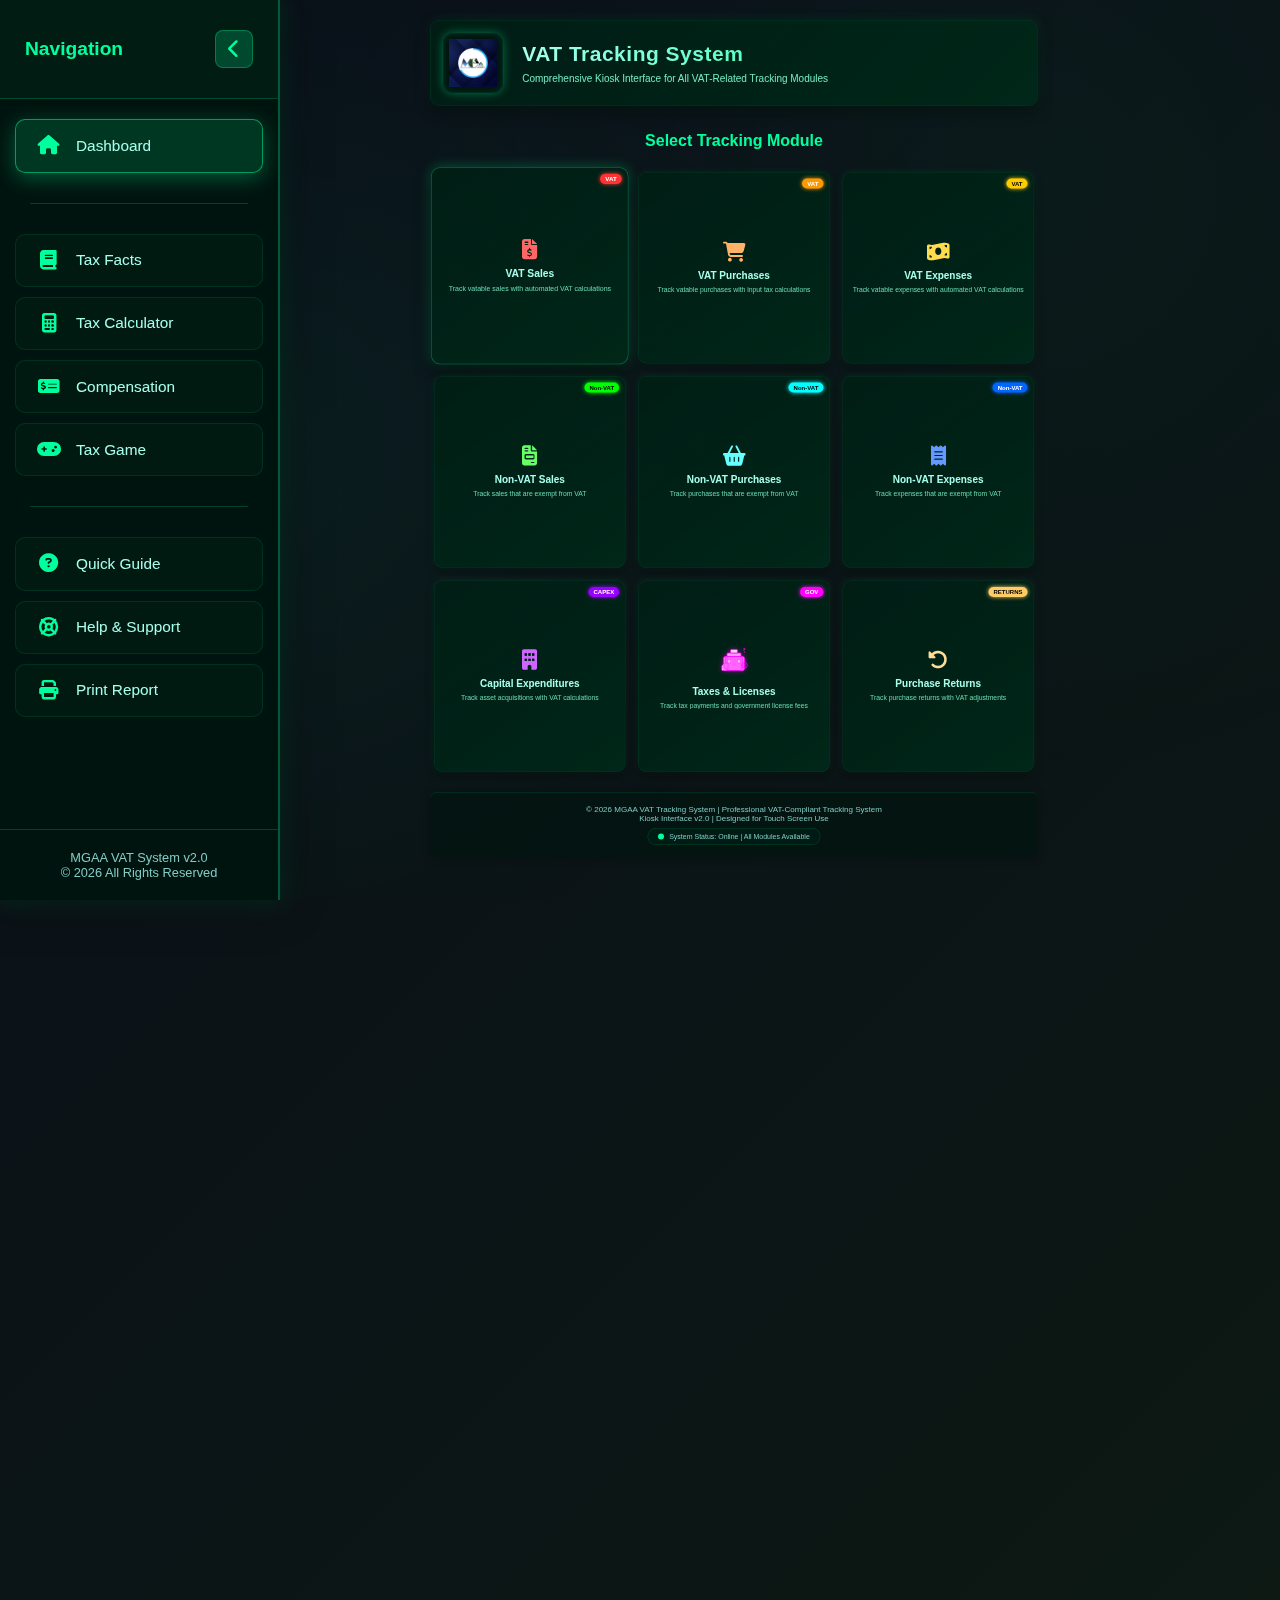
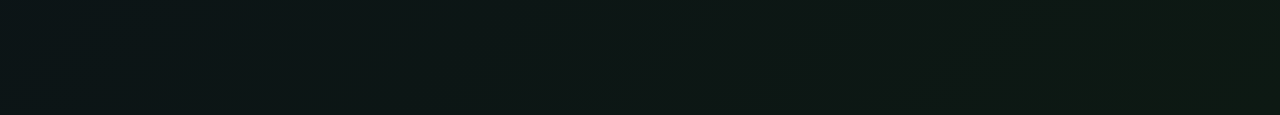
<file: index.html>
<!DOCTYPE html>
<html lang="en">
<head>
    <meta charset="UTF-8">
    <meta name="viewport" content="width=device-width, initial-scale=1.0, maximum-scale=5.0, minimum-scale=0.5, user-scalable=yes">
    <title>VAT Tracking System - Kiosk Dashboard</title>
    <link rel="stylesheet" href="https://cdnjs.cloudflare.com/ajax/libs/font-awesome/6.4.0/css/all.min.css">
    <style>
        /* CSS Variables for consistent scaling */
        :root {
            --base-font-size: 16px;
            --scale-factor: 1;
            --primary-color: #00ff9d;
            --secondary-color: #0a0f1a;
            --card-bg: rgba(0, 30, 20, 0.9);
            --header-bg: linear-gradient(135deg, rgba(0, 30, 20, 0.9) 0%, rgba(0, 40, 25, 0.95) 100%);
            --text-color: #e0f7e9;
            --text-secondary: #80ffd4;
            --sidebar-bg: rgba(0, 20, 15, 0.98);
            --sidebar-width: 280px;
            --sidebar-collapsed-width: 80px;
        }
        
        * {
            margin: 0;
            padding: 0;
            box-sizing: border-box;
            font-family: 'Segoe UI', 'Arial', sans-serif;
        }
        
        html {
            font-size: calc(var(--base-font-size) * var(--scale-factor));
            overflow-x: hidden;
            min-height: 100%;
            scroll-behavior: smooth;
        }
        
        /* Critical styles first - load immediately */
        body {
            background: linear-gradient(135deg, #0a0f1a 0%, #0d1913 100%);
            color: var(--text-color);
            min-height: 100vh;
            width: 100%;
            overflow-x: hidden;
            padding: clamp(10px, 2vw, 20px);
            position: relative;
            font-size: 1rem;
            display: flex;
            flex-direction: column;
            align-items: center;
            transition: margin-left 0.3s ease;
            opacity: 1;
        }
        
        .container {
            max-width: min(95vw, 1400px);
            margin: 0 auto;
            display: flex;
            flex-direction: column;
            min-height: calc(100vh - clamp(20px, 4vw, 40px));
            width: 100%;
            align-items: center;
            position: relative;
            transition: all 0.3s ease;
            /* Keep your existing styles, then add these: */
            transform: scale(0.5);
            transform-origin: top center;
            width: 200%; /* Counteract the scaling */
            margin-left: auto;
            margin-right: auto;
            position: relative;
            left: -15%; /* Adjust this value to move closer to sidebar */
            opacity: 1; /* Make container visible immediately */
        }
        
        /* Floating Toggle Button - show immediately */
        .floating-toggle {
            position: fixed;
            left: 20px;
            top: 20px;
            width: clamp(45px, 4vw, 60px);
            height: clamp(45px, 4vw, 60px);
            background: var(--sidebar-bg);
            border: 2px solid rgba(0, 255, 157, 0.3);
            border-radius: 10px;
            cursor: pointer;
            display: flex;
            align-items: center;
            justify-content: center;
            z-index: 999;
            transition: all 0.3s cubic-bezier(0.34, 1.56, 0.64, 1);
            box-shadow: 0 5px 20px rgba(0, 0, 0, 0.5), 0 0 15px rgba(0, 255, 157, 0.2);
            opacity: 1; /* Make visible immediately */
        }
        
        .floating-toggle:hover {
            background: rgba(0, 255, 157, 0.2);
            transform: scale(1.1) rotate(180deg);
        }
        
        .floating-toggle:hover i {
            transform: rotate(180deg);
        }
        
        /* Sidebar Animation */
        .sidebar {
            position: fixed;
            left: 0;
            top: 0;
            height: 100vh;
            width: var(--sidebar-width);
            background: var(--sidebar-bg);
            box-shadow: 0 0 clamp(25px, 3vw, 40px) rgba(0, 0, 0, 0.7), 
                        0 0 clamp(15px, 2vw, 25px) rgba(0, 255, 157, 0.2);
            border-right: 2px solid rgba(0, 255, 157, 0.3);
            z-index: 1000;
            display: flex;
            flex-direction: column;
            transition: all 0.4s cubic-bezier(0.4, 0, 0.2, 1);
            backdrop-filter: blur(10px);
            overflow: hidden;
            transform: translateX(-100%);
        }
        
        .sidebar.sidebar-expanded {
            transform: translateX(0);
        }
        
        /* Header - show immediately */
        header {
            display: flex;
            align-items: center;
            text-align: left;
            padding: clamp(15px, 2vw, 25px);
            margin-bottom: clamp(15px, 2vw, 20px);
            background: var(--header-bg);
            border-radius: clamp(15px, 2vw, 20px);
            width: 100%;
            transition: all 0.3s cubic-bezier(0.4, 0, 0.2, 1);
            opacity: 1; /* Make visible immediately */
            box-shadow: 0 clamp(2px, 0.4vw, 4px) clamp(8px, 1vw, 12px) rgba(0, 0, 0, 0.3);
            border: 1px solid rgba(0, 255, 157, 0.1);
        }
        
        /* Logo Container - show immediately */
        .logo-container {
            width: clamp(80px, 12vw, 120px);
            height: clamp(80px, 12vw, 120px);
            margin: 0;
            margin-right: clamp(20px, 3vw, 40px);
            background: rgba(0, 20, 15, 0.9);
            border-radius: clamp(15px, 2vw, 20px);
            display: flex;
            align-items: center;
            justify-content: center;
            overflow: hidden;
            padding: clamp(5px, 1vw, 10px);
            flex-shrink: 0;
            opacity: 1; /* Make visible immediately */
            box-shadow: 0 0 clamp(5px, 1vw, 10px) rgba(0, 255, 157, 0.2);
            border: clamp(1px, 0.2vw, 2px) solid rgba(0, 255, 157, 0.1);
        }
        
        .logo-img {
            max-width: 100%;
            max-height: 100%;
            width: auto;
            height: auto;
            object-fit: contain;
            opacity: 1;
        }
        
        /* Grid Container - show immediately */
        .grid-container {
            display: grid;
            grid-template-columns: repeat(3, 1fr);
            grid-template-rows: repeat(3, 1fr);
            gap: clamp(15px, 2vw, 25px);
            width: 100%;
            max-width: min(1200px, 95vw);
            aspect-ratio: 1 / 1;
            margin: 0 auto;
            opacity: 1; /* Make visible immediately */
        }
        
        /* Kiosk buttons - visible immediately */
        .kiosk-button {
            background: linear-gradient(145deg, var(--card-bg) 0%, rgba(0, 40, 25, 0.95) 100%);
            border: none;
            border-radius: clamp(12px, 1.5vw, 18px);
            cursor: pointer;
            display: flex;
            flex-direction: column;
            align-items: center;
            justify-content: center;
            text-decoration: none;
            color: var(--text-color);
            position: relative;
            overflow: hidden;
            aspect-ratio: 1 / 1;
            width: 100%;
            height: 100%;
            padding: clamp(10px, 1.5vw, 20px);
            opacity: 1; /* Make visible immediately */
            transform: translateY(0) scale(1); /* Start at normal position */
            box-shadow: 0 clamp(2px, 0.4vw, 4px) clamp(6px, 1vw, 10px) rgba(0, 0, 0, 0.3);
            border: clamp(1px, 0.15vw, 2px) solid rgba(0, 255, 157, 0.05);
            transition: all 0.3s cubic-bezier(0.34, 1.56, 0.64, 1);
        }
        
        /* Button content - show immediately */
        .button-icon {
            font-size: clamp(1.5rem, 4vw, 2.5rem);
            margin-bottom: clamp(8px, 1.2vw, 15px);
            color: var(--primary-color);
            line-height: 1;
            opacity: 1;
        }
        
        .button-title {
            font-size: clamp(0.875rem, 2vw, 1.25rem);
            font-weight: 700;
            margin-bottom: clamp(4px, 0.8vw, 8px);
            color: #a7ffeb;
            line-height: 1.2;
            text-align: center;
            width: 100%;
        }
        
        .button-description {
            font-size: clamp(0.65rem, 1.2vw, 0.85rem);
            opacity: 0.8;
            line-height: 1.3;
            color: var(--text-secondary);
            text-align: center;
            width: 100%;
            display: -webkit-box;
            -webkit-line-clamp: 3;
            -webkit-box-orient: vertical;
            overflow: hidden;
            opacity: 0.8;
        }
        
        .button-badge {
            position: absolute;
            top: clamp(8px, 1.2vw, 12px);
            right: clamp(8px, 1.2vw, 12px);
            background: var(--primary-color);
            color: #002614;
            font-size: clamp(0.65rem, 1.2vw, 0.75rem);
            font-weight: bold;
            padding: clamp(2px, 0.4vw, 4px) clamp(6px, 1vw, 10px);
            border-radius: clamp(12px, 1.5vw, 20px);
            line-height: 1;
            z-index: 2;
            opacity: 1; /* Make visible immediately */
        }
        
        .header-text {
            text-align: left;
            flex: 1;
        }
        
        .header-text h1 {
            font-size: clamp(1.5rem, 4vw, 2.625rem);
            font-weight: 800;
            margin-bottom: clamp(5px, 1vw, 10px);
            color: #a7ffeb;
            letter-spacing: clamp(0.5px, 0.1vw, 1px);
            background: linear-gradient(to right, #a7ffeb, #00ff9d);
            -webkit-background-clip: text;
            -webkit-text-fill-color: transparent;
            line-height: 1.2;
            opacity: 1; /* Make visible immediately */
        }
        
        .header-text p {
            font-size: clamp(0.875rem, 2vw, 1.25rem);
            opacity: 0.9;
            color: var(--text-secondary);
            max-width: min(90vw, 800px);
            margin: 0;
            line-height: 1.4;
            opacity: 0.9; /* Make visible immediately */
        }
        
        .dashboard-title {
            text-align: center;
            font-size: clamp(1.25rem, 3vw, 2rem);
            margin: clamp(20px, 3vw, 30px) 0;
            color: var(--primary-color);
            position: relative;
            padding-bottom: clamp(10px, 1.5vw, 15px);
            width: 100%;
            opacity: 1; /* Make visible immediately */
        }
        
        .main-content {
            flex: 1;
            display: flex;
            flex-direction: column;
            width: 100%;
            align-items: center;
            transition: all 0.3s cubic-bezier(0.4, 0, 0.2, 1);
        }
        
        .footer {
            text-align: center;
            padding: clamp(15px, 2vw, 25px);
            margin-top: clamp(25px, 4vw, 40px);
            color: #80cbc4;
            font-size: clamp(0.75rem, 1.5vw, 1rem);
            border-top: 1px solid rgba(0, 255, 157, 0.2);
            background: rgba(0, 20, 15, 0.7);
            border-radius: clamp(10px, 1.5vw, 15px);
            box-shadow: 0 0 clamp(10px, 2vw, 20px) rgba(0, 0, 0, 0.3);
            flex-shrink: 0;
            width: 100%;
            opacity: 1; /* Make visible immediately */
        }
        
        .status-indicator {
            width: clamp(8px, 1.2vw, 12px);
            height: clamp(8px, 1.2vw, 12px);
            border-radius: 50%;
            background: var(--primary-color);
            opacity: 1; /* Make visible immediately */
        }
        
        .system-status {
            display: inline-flex;
            align-items: center;
            gap: clamp(5px, 1vw, 10px);
            background: rgba(0, 30, 20, 0.8);
            padding: clamp(5px, 0.8vw, 8px) clamp(15px, 2vw, 20px);
            border-radius: clamp(15px, 2vw, 20px);
            margin-top: clamp(5px, 1vw, 10px);
            border: 1px solid rgba(0, 255, 157, 0.2);
            font-size: clamp(0.75rem, 1.5vw, 0.875rem);
            opacity: 1; /* Make visible immediately */
        }
        
        /* ===== SMOOTHER ENTRANCE ANIMATIONS ===== */
        /* These will only apply when .ready class is added */
        
        /* Initial states for animation - invisible but ready to animate */
        body:not(.ready) .kiosk-button {
            opacity: 0;
            transform: translateY(20px);
        }
        
        body:not(.ready) .header-text h1,
        body:not(.ready) .header-text p,
        body:not(.ready) .dashboard-title,
        body:not(.ready) .floating-toggle,
        body:not(.ready) .footer,
        body:not(.ready) .status-indicator,
        body:not(.ready) .system-status {
            opacity: 0;
        }
        
        /* Container animation that scales from smaller to normal */
        @keyframes containerScaleIn {
            0% {
                transform: scale(0.4) translateY(20px);
                opacity: 0;
                left: -15%;
            }
            60% {
                transform: scale(0.52) translateY(0);
                opacity: 1;
            }
            100% {
                transform: scale(0.5) translateY(0);
                opacity: 1;
                left: -15%;
            }
        }
        
        .ready .container {
            animation: containerScaleIn 0.8s cubic-bezier(0.34, 1.56, 0.64, 1) forwards;
        }
        
        /* Button entrance animation */
        @keyframes buttonEntrance {
            0% {
                opacity: 0;
                transform: translateY(20px) scale(0.95);
            }
            70% {
                transform: translateY(-5px) scale(1.02);
            }
            100% {
                opacity: 1;
                transform: translateY(0) scale(1);
            }
        }
        
        .ready .kiosk-button {
            animation: buttonEntrance 0.6s cubic-bezier(0.34, 1.56, 0.64, 1) forwards;
            animation-delay: calc(var(--button-index) * 0.05s + 0.3s);
        }
        
        /* Assign button indices for staggered animation */
        .kiosk-button:nth-child(1) { --button-index: 1; }
        .kiosk-button:nth-child(2) { --button-index: 2; }
        .kiosk-button:nth-child(3) { --button-index: 3; }
        .kiosk-button:nth-child(4) { --button-index: 4; }
        .kiosk-button:nth-child(5) { --button-index: 5; }
        .kiosk-button:nth-child(6) { --button-index: 6; }
        .kiosk-button:nth-child(7) { --button-index: 7; }
        .kiosk-button:nth-child(8) { --button-index: 8; }
        .kiosk-button:nth-child(9) { --button-index: 9; }
        
        /* Fade in animations for other elements */
        @keyframes fadeIn {
            from {
                opacity: 0;
                transform: translateY(10px);
            }
            to {
                opacity: 1;
                transform: translateY(0);
            }
        }
        
        .ready .header-text h1,
        .ready .header-text p,
        .ready .dashboard-title {
            animation: fadeIn 0.6s ease-out forwards;
        }
        
        .ready .header-text h1 {
            animation-delay: 0.2s;
        }
        
        .ready .header-text p {
            animation-delay: 0.3s;
        }
        
        .ready .dashboard-title {
            animation-delay: 0.3s;
        }
        
        /* Floating toggle animation */
        @keyframes togglePopIn {
            from {
                opacity: 0;
                transform: scale(0.8);
            }
            to {
                opacity: 1;
                transform: scale(1);
            }
        }
        
        .ready .floating-toggle {
            animation: togglePopIn 0.5s cubic-bezier(0.34, 1.56, 0.64, 1) forwards;
            animation-delay: 0.1s;
        }
        
        /* Footer and status animations */
        .ready .footer {
            animation: fadeIn 0.6s ease-out forwards;
            animation-delay: 1.2s;
        }
        
        .ready .status-indicator {
            animation: pulseIn 0.5s cubic-bezier(0.34, 1.56, 0.64, 1) forwards,
                       pulse 2s infinite 1.7s;
            animation-delay: 1.3s;
        }
        
        .ready .system-status {
            animation: fadeIn 0.6s ease-out forwards;
            animation-delay: 1.3s;
        }
        
        @keyframes pulseIn {
            0% {
                opacity: 0;
                transform: scale(0);
            }
            60% {
                transform: scale(1.2);
            }
            100% {
                opacity: 1;
                transform: scale(1);
            }
        }
        
        @keyframes pulse {
            0%, 100% {
                opacity: 1;
                transform: scale(1);
            }
            50% {
                opacity: 0.7;
                transform: scale(0.95);
            }
        }
        
        /* Enhanced styles after animations */
        .ready .kiosk-button {
            box-shadow: 0 clamp(4px, 0.8vw, 8px) clamp(12px, 1.5vw, 20px) rgba(0, 0, 0, 0.4), 
                        0 0 clamp(8px, 1.5vw, 15px) rgba(0, 255, 157, 0.1);
            border-color: rgba(0, 255, 157, 0.1);
        }
        
        .ready header {
            box-shadow: 0 clamp(5px, 1vw, 10px) clamp(15px, 2vw, 30px) rgba(0, 0, 0, 0.5), 
                        0 0 clamp(15px, 2vw, 30px) rgba(0, 255, 157, 0.1);
        }
        
        .ready .logo-container {
            box-shadow: 0 0 clamp(10px, 2vw, 20px) rgba(0, 255, 157, 0.4), 
                        inset 0 0 clamp(8px, 1.5vw, 15px) rgba(0, 255, 157, 0.1);
        }
        
        /* Hover effects */
        .kiosk-button:hover, 
        .kiosk-button:focus {
            transform: translateY(clamp(-4px, -0.8vw, -8px)) scale(1.03);
            box-shadow: 0 clamp(8px, 1.5vw, 16px) clamp(16px, 2.5vw, 30px) rgba(0, 0, 0, 0.6), 
                        0 0 clamp(12px, 2vw, 25px) rgba(0, 255, 157, 0.3);
            border-color: rgba(0, 255, 157, 0.4);
            outline: none;
        }
        
        .kiosk-button:hover .button-icon {
            transform: scale(1.15);
            text-shadow: 0 0 clamp(10px, 2vw, 20px) rgba(0, 255, 157, 0.9);
        }
        
        .kiosk-button:hover .button-title {
            color: var(--primary-color);
            text-shadow: 0 0 clamp(4px, 0.8vw, 8px) rgba(0, 255, 157, 0.7);
        }
        
        /* Sidebar styles */
        .sidebar-header {
            padding: clamp(20px, 2.5vw, 30px) clamp(15px, 2vw, 25px);
            border-bottom: 1px solid rgba(0, 255, 157, 0.2);
            display: flex;
            align-items: center;
            justify-content: space-between;
            background: rgba(0, 30, 20, 0.8);
        }
        
        .sidebar-title {
            font-size: clamp(1rem, 1.5vw, 1.25rem);
            color: var(--primary-color);
            font-weight: 700;
            white-space: nowrap;
        }
        
        .sidebar-toggle {
            background: rgba(0, 255, 157, 0.2);
            border: 1px solid rgba(0, 255, 157, 0.3);
            color: var(--primary-color);
            width: clamp(35px, 3vw, 45px);
            height: clamp(35px, 3vw, 45px);
            border-radius: 8px;
            cursor: pointer;
            display: flex;
            align-items: center;
            justify-content: center;
            transition: all 0.3s cubic-bezier(0.34, 1.56, 0.64, 1);
            font-size: clamp(1rem, 1.5vw, 1.25rem);
        }
        
        .sidebar-toggle:hover {
            background: rgba(0, 255, 157, 0.3);
            transform: rotate(180deg);
        }
        
        .sidebar-content {
            flex: 1;
            overflow-y: auto;
            padding: clamp(15px, 2vw, 20px) 0;
        }
        
        .sidebar-nav {
            display: flex;
            flex-direction: column;
            gap: clamp(5px, 0.8vw, 10px);
            padding: 0 clamp(10px, 1.5vw, 15px);
        }
        
        .sidebar-btn {
            display: flex;
            align-items: center;
            gap: clamp(12px, 1.5vw, 15px);
            padding: clamp(12px, 1.5vw, 16px) clamp(15px, 2vw, 20px);
            background: rgba(0, 30, 20, 0.6);
            border: 1px solid rgba(0, 255, 157, 0.1);
            border-radius: 10px;
            color: var(--text-color);
            text-decoration: none;
            cursor: pointer;
            transition: all 0.3s cubic-bezier(0.34, 1.56, 0.64, 1);
            position: relative;
            overflow: hidden;
        }
        
        .sidebar-btn:hover {
            background: rgba(0, 40, 25, 0.8);
            border-color: rgba(0, 255, 157, 0.3);
            transform: translateX(5px);
            box-shadow: 0 5px 15px rgba(0, 255, 157, 0.2);
        }
        
        .sidebar-btn.active {
            background: rgba(0, 255, 157, 0.15);
            border-color: rgba(0, 255, 157, 0.5);
            box-shadow: 0 5px 20px rgba(0, 255, 157, 0.3);
        }
        
        .sidebar-btn i {
            font-size: clamp(1rem, 1.5vw, 1.25rem);
            color: var(--primary-color);
            width: clamp(20px, 2.5vw, 25px);
            text-align: center;
            transition: all 0.3s cubic-bezier(0.34, 1.56, 0.64, 1);
        }
        
        .sidebar-btn:hover i {
            transform: scale(1.2);
        }
        
        .sidebar-btn-text {
            font-size: clamp(0.85rem, 1.2vw, 1rem);
            font-weight: 500;
            white-space: nowrap;
            color: #a7ffeb;
        }
        
        .sidebar-divider {
            height: 1px;
            background: rgba(0, 255, 157, 0.2);
            margin: clamp(15px, 2vw, 20px) clamp(10px, 1.5vw, 15px);
        }
        
        .sidebar-footer {
            padding: clamp(15px, 2vw, 20px);
            border-top: 1px solid rgba(0, 255, 157, 0.2);
            text-align: center;
            font-size: clamp(0.75rem, 1vw, 0.85rem);
            color: #80cbc4;
            background: rgba(0, 20, 15, 0.8);
        }
        
        .sidebar-collapsed .sidebar-btn-text {
            display: none;
        }
        
        .sidebar-collapsed .sidebar-title {
            display: none;
        }
        
        .sidebar-collapsed {
            width: var(--sidebar-collapsed-width);
        }
        
        .sidebar-collapsed .sidebar-btn {
            justify-content: center;
            padding: clamp(12px, 1.5vw, 16px);
        }
        
        .sidebar-collapsed .sidebar-toggle i {
            transform: rotate(180deg);
        }
        
        .sidebar-collapsed .sidebar-header {
            justify-content: center;
            padding: 15px;
        }
        
        .floating-toggle i {
            font-size: clamp(1.25rem, 1.8vw, 1.5rem);
            color: var(--primary-color);
            transition: all 0.3s cubic-bezier(0.34, 1.56, 0.64, 1);
        }
        
        body.sidebar-expanded {
            margin-left: var(--sidebar-width);
        }
        
        body::before {
            content: '';
            position: fixed;
            top: 0;
            left: 0;
            width: 100%;
            height: 100%;
            background: radial-gradient(circle at 20% 50%, rgba(0, 255, 157, 0.05) 0%, transparent 50%),
                        radial-gradient(circle at 80% 20%, rgba(0, 255, 157, 0.03) 0%, transparent 50%);
            z-index: -1;
            pointer-events: none;
            animation: subtleGlow 6s ease-in-out infinite;
        }
        
        @keyframes subtleGlow {
            0%, 100% { opacity: 1; }
            50% { opacity: 0.8; }
        }
        
        .kiosk-button::before {
            content: '';
            position: absolute;
            top: 0;
            left: 0;
            width: 100%;
            height: 100%;
            background: linear-gradient(135deg, rgba(0, 255, 157, 0.05) 0%, transparent 100%);
            opacity: 0;
            transition: opacity 0.3s cubic-bezier(0.4, 0, 0.2, 1);
        }
        
        .kiosk-button:hover::before {
            opacity: 1;
        }
        
        .kiosk-button:active {
            transform: translateY(clamp(-2px, -0.4vw, -4px)) scale(1.01);
            transition: transform 0.1s ease;
        }
        
        .button-content {
            display: flex;
            flex-direction: column;
            align-items: center;
            justify-content: center;
            width: 100%;
            height: 100%;
            text-align: center;
        }
        
        /* DIFFERENT GLOW COLORS FOR EACH MODULE */
        
        /* Module 1: VAT Sales - Red Glow */
        .kiosk-button:nth-child(1) {
            --glow-color: #ff3333;
        }
        .kiosk-button:nth-child(1):hover {
            box-shadow: 0 clamp(8px, 1.5vw, 16px) clamp(16px, 2.5vw, 30px) rgba(0, 0, 0, 0.6), 
                        0 0 clamp(12px, 2vw, 25px) var(--glow-color);
            border-color: rgba(255, 51, 51, 0.4);
        }
        .kiosk-button:nth-child(1) .button-icon {
            color: #ff6666;
        }
        .kiosk-button:nth-child(1):hover .button-icon {
            text-shadow: 0 0 clamp(10px, 2vw, 20px) var(--glow-color);
        }
        .kiosk-button:nth-child(1) .button-badge {
            background: #ff3333;
            color: #fff;
        }

        /* Module 2: VAT Purchases - Orange Glow */
        .kiosk-button:nth-child(2) {
            --glow-color: #ff9900;
        }
        .kiosk-button:nth-child(2):hover {
            box-shadow: 0 clamp(8px, 1.5vw, 16px) clamp(16px, 2.5vw, 30px) rgba(0, 0, 0, 0.6), 
                        0 0 clamp(12px, 2vw, 25px) var(--glow-color);
            border-color: rgba(255, 153, 0, 0.4);
        }
        .kiosk-button:nth-child(2) .button-icon {
            color: #ffb366;
        }
        .kiosk-button:nth-child(2):hover .button-icon {
            text-shadow: 0 0 clamp(10px, 2vw, 20px) var(--glow-color);
        }
        .kiosk-button:nth-child(2) .button-badge {
            background: #ff9900;
            color: #fff;
        }

        /* Module 3: VAT Expenses - Yellow Glow */
        .kiosk-button:nth-child(3) {
            --glow-color: #ffcc00;
        }
        .kiosk-button:nth-child(3):hover {
            box-shadow: 0 clamp(8px, 1.5vw, 16px) clamp(16px, 2.5vw, 30px) rgba(0, 0, 0, 0.6), 
                        0 0 clamp(12px, 2vw, 25px) var(--glow-color);
            border-color: rgba(255, 204, 0, 0.4);
        }
        .kiosk-button:nth-child(3) .button-icon {
            color: #ffdb4d;
        }
        .kiosk-button:nth-child(3):hover .button-icon {
            text-shadow: 0 0 clamp(10px, 2vw, 20px) var(--glow-color);
        }
        .kiosk-button:nth-child(3) .button-badge {
            background: #ffcc00;
            color: #000;
        }

        /* Module 4: Non-VAT Sales - Green Glow */
        .kiosk-button:nth-child(4) {
            --glow-color: #00ff00;
        }
        .kiosk-button:nth-child(4):hover {
            box-shadow: 0 clamp(8px, 1.5vw, 16px) clamp(16px, 2.5vw, 30px) rgba(0, 0, 0, 0.6), 
                        0 0 clamp(12px, 2vw, 25px) var(--glow-color);
            border-color: rgba(0, 255, 0, 0.4);
        }
        .kiosk-button:nth-child(4) .button-icon {
            color: #66ff66;
        }
        .kiosk-button:nth-child(4):hover .button-icon {
            text-shadow: 0 0 clamp(10px, 2vw, 20px) var(--glow-color);
        }
        .kiosk-button:nth-child(4) .button-badge {
            background: #00ff00;
            color: #000;
        }

        /* Module 5: Non-VAT Purchases - Cyan Glow */
        .kiosk-button:nth-child(5) {
            --glow-color: #00ffff;
        }
        .kiosk-button:nth-child(5):hover {
            box-shadow: 0 clamp(8px, 1.5vw, 16px) clamp(16px, 2.5vw, 30px) rgba(0, 0, 0, 0.6), 
                        0 0 clamp(12px, 2vw, 25px) var(--glow-color);
            border-color: rgba(0, 255, 255, 0.4);
        }
        .kiosk-button:nth-child(5) .button-icon {
            color: #66ffff;
        }
        .kiosk-button:nth-child(5):hover .button-icon {
            text-shadow: 0 0 clamp(10px, 2vw, 20px) var(--glow-color);
        }
        .kiosk-button:nth-child(5) .button-badge {
            background: #00ffff;
            color: #000;
        }

        /* Module 6: Non-VAT Expenses - Blue Glow */
        .kiosk-button:nth-child(6) {
            --glow-color: #0066ff;
        }
        .kiosk-button:nth-child(6):hover {
            box-shadow: 0 clamp(8px, 1.5vw, 16px) clamp(16px, 2.5vw, 30px) rgba(0, 0, 0, 0.6), 
                        0 0 clamp(12px, 2vw, 25px) var(--glow-color);
            border-color: rgba(0, 102, 255, 0.4);
        }
        .kiosk-button:nth-child(6) .button-icon {
            color: #6699ff;
        }
        .kiosk-button:nth-child(6):hover .button-icon {
            text-shadow: 0 0 clamp(10px, 2vw, 20px) var(--glow-color);
        }
        .kiosk-button:nth-child(6) .button-badge {
            background: #0066ff;
            color: #fff;
        }

        /* Module 7: Capital Expenditures - Purple Glow */
        .kiosk-button:nth-child(7) {
            --glow-color: #9900ff;
        }
        .kiosk-button:nth-child(7):hover {
            box-shadow: 0 clamp(8px, 1.5vw, 16px) clamp(16px, 2.5vw, 30px) rgba(0, 0, 0, 0.6), 
                        0 0 clamp(12px, 2vw, 25px) var(--glow-color);
            border-color: rgba(153, 0, 255, 0.4);
        }
        .kiosk-button:nth-child(7) .button-icon {
            color: #cc66ff;
        }
        .kiosk-button:nth-child(7):hover .button-icon {
            text-shadow: 0 0 clamp(10px, 2vw, 20px) var(--glow-color);
        }
        .kiosk-button:nth-child(7) .button-badge {
            background: #9900ff;
            color: #fff;
        }

        /* Module 8: Taxes & Licenses - Pink Glow with Custom Icon */
        .kiosk-button:nth-child(8) {
            --glow-color: #ff00ff;
        }
        .kiosk-button:nth-child(8):hover {
            box-shadow: 0 clamp(8px, 1.5vw, 16px) clamp(16px, 2.5vw, 30px) rgba(0, 0, 0, 0.6), 
                        0 0 clamp(12px, 2vw, 25px) var(--glow-color);
            border-color: rgba(255, 0, 255, 0.4);
        }
        .kiosk-button:nth-child(8) .button-icon {
            color: #ff66ff;
        }
        .kiosk-button:nth-child(8):hover .button-icon {
            text-shadow: 0 0 clamp(10px, 2vw, 20px) var(--glow-color);
        }
        .kiosk-button:nth-child(8) .button-badge {
            background: #ff00ff;
            color: #fff;
        }

        /* Module 9: Purchase Returns - Gold Glow */
        .kiosk-button:nth-child(9) {
            --glow-color: #ffcc66;
        }
        .kiosk-button:nth-child(9):hover {
            box-shadow: 0 clamp(8px, 1.5vw, 16px) clamp(16px, 2.5vw, 30px) rgba(0, 0, 0, 0.6), 
                        0 0 clamp(12px, 2vw, 25px) var(--glow-color);
            border-color: rgba(255, 204, 102, 0.4);
        }
        .kiosk-button:nth-child(9) .button-icon {
            color: #ffdd99;
        }
        .kiosk-button:nth-child(9):hover .button-icon {
            text-shadow: 0 0 clamp(10px, 2vw, 20px) var(--glow-color);
        }
        .kiosk-button:nth-child(9) .button-badge {
            background: #ffcc66;
            color: #000;
        }

        /* Add subtle idle glow animation for each module */
        .ready .kiosk-button {
            animation: idleGlow 3s infinite ease-in-out;
            animation-delay: 2s;
        }

        /* Add color-specific idle glows */
        .kiosk-button:nth-child(1) { animation-name: idleGlow1; }
        .kiosk-button:nth-child(2) { animation-name: idleGlow2; }
        .kiosk-button:nth-child(3) { animation-name: idleGlow3; }
        .kiosk-button:nth-child(4) { animation-name: idleGlow4; }
        .kiosk-button:nth-child(5) { animation-name: idleGlow5; }
        .kiosk-button:nth-child(6) { animation-name: idleGlow6; }
        .kiosk-button:nth-child(7) { animation-name: idleGlow7; }
        .kiosk-button:nth-child(8) { animation-name: idleGlow8; }
        .kiosk-button:nth-child(9) { animation-name: idleGlow9; }

        /* Create unique idle glow animations for each color */
        @keyframes idleGlow1 {
            0%, 100% { box-shadow: 0 clamp(4px, 0.8vw, 8px) clamp(12px, 1.5vw, 20px) rgba(0, 0, 0, 0.4), 
                                0 0 clamp(8px, 1.5vw, 15px) rgba(255, 51, 51, 0.05); }
            50% { box-shadow: 0 clamp(4px, 0.8vw, 8px) clamp(12px, 1.5vw, 20px) rgba(0, 0, 0, 0.4), 
                          0 0 clamp(8px, 1.5vw, 15px) rgba(255, 51, 51, 0.15); }
        }

        @keyframes idleGlow2 {
            0%, 100% { box-shadow: 0 clamp(4px, 0.8vw, 8px) clamp(12px, 1.5vw, 20px) rgba(0, 0, 0, 0.4), 
                                0 0 clamp(8px, 1.5vw, 15px) rgba(255, 153, 0, 0.05); }
            50% { box-shadow: 0 clamp(4px, 0.8vw, 8px) clamp(12px, 1.5vw, 20px) rgba(0, 0, 0, 0.4), 
                          0 0 clamp(8px, 1.5vw, 15px) rgba(255, 153, 0, 0.15); }
        }

        @keyframes idleGlow3 {
            0%, 100% { box-shadow: 0 clamp(4px, 0.8vw, 8px) clamp(12px, 1.5vw, 20px) rgba(0, 0, 0, 0.4), 
                                0 0 clamp(8px, 1.5vw, 15px) rgba(255, 204, 0, 0.05); }
            50% { box-shadow: 0 clamp(4px, 0.8vw, 8px) clamp(12px, 1.5vw, 20px) rgba(0, 0, 0, 0.4), 
                          0 0 clamp(8px, 1.5vw, 15px) rgba(255, 204, 0, 0.15); }
        }

        @keyframes idleGlow4 {
            0%, 100% { box-shadow: 0 clamp(4px, 0.8vw, 8px) clamp(12px, 1.5vw, 20px) rgba(0, 0, 0, 0.4), 
                                0 0 clamp(8px, 1.5vw, 15px) rgba(0, 255, 0, 0.05); }
            50% { box-shadow: 0 clamp(4px, 0.8vw, 8px) clamp(12px, 1.5vw, 20px) rgba(0, 0, 0, 0.4), 
                          0 0 clamp(8px, 1.5vw, 15px) rgba(0, 255, 0, 0.15); }
        }

        @keyframes idleGlow5 {
            0%, 100% { box-shadow: 0 clamp(4px, 0.8vw, 8px) clamp(12px, 1.5vw, 20px) rgba(0, 0, 0, 0.4), 
                                0 0 clamp(8px, 1.5vw, 15px) rgba(0, 255, 255, 0.05); }
            50% { box-shadow: 0 clamp(4px, 0.8vw, 8px) clamp(12px, 1.5vw, 20px) rgba(0, 0, 0, 0.4), 
                          0 0 clamp(8px, 1.5vw, 15px) rgba(0, 255, 255, 0.15); }
        }

        @keyframes idleGlow6 {
            0%, 100% { box-shadow: 0 clamp(4px, 0.8vw, 8px) clamp(12px, 1.5vw, 20px) rgba(0, 0, 0, 0.4), 
                                0 0 clamp(8px, 1.5vw, 15px) rgba(0, 102, 255, 0.05); }
            50% { box-shadow: 0 clamp(4px, 0.8vw, 8px) clamp(12px, 1.5vw, 20px) rgba(0, 0, 0, 0.4), 
                          0 0 clamp(8px, 1.5vw, 15px) rgba(0, 102, 255, 0.15); }
        }

        @keyframes idleGlow7 {
            0%, 100% { box-shadow: 0 clamp(4px, 0.8vw, 8px) clamp(12px, 1.5vw, 20px) rgba(0, 0, 0, 0.4), 
                                0 0 clamp(8px, 1.5vw, 15px) rgba(153, 0, 255, 0.05); }
            50% { box-shadow: 0 clamp(4px, 0.8vw, 8px) clamp(12px, 1.5vw, 20px) rgba(0, 0, 0, 0.4), 
                          0 0 clamp(8px, 1.5vw, 15px) rgba(153, 0, 255, 0.15); }
        }

        @keyframes idleGlow8 {
            0%, 100% { box-shadow: 0 clamp(4px, 0.8vw, 8px) clamp(12px, 1.5vw, 20px) rgba(0, 0, 0, 0.4), 
                                0 0 clamp(8px, 1.5vw, 15px) rgba(255, 0, 255, 0.05); }
            50% { box-shadow: 0 clamp(4px, 0.8vw, 8px) clamp(12px, 1.5vw, 20px) rgba(0, 0, 0, 0.4), 
                          0 0 clamp(8px, 1.5vw, 15px) rgba(255, 0, 255, 0.15); }
        }

        @keyframes idleGlow9 {
            0%, 100% { box-shadow: 0 clamp(4px, 0.8vw, 8px) clamp(12px, 1.5vw, 20px) rgba(0, 0, 0, 0.4), 
                                0 0 clamp(8px, 1.5vw, 15px) rgba(255, 204, 102, 0.05); }
            50% { box-shadow: 0 clamp(4px, 0.8vw, 8px) clamp(12px, 1.5vw, 20px) rgba(0, 0, 0, 0.4), 
                          0 0 clamp(8px, 1.5vw, 15px) rgba(255, 204, 102, 0.15); }
        }

        /* Add glow to button titles on hover */
        .kiosk-button:hover .button-title {
            text-shadow: 0 0 clamp(4px, 0.8vw, 8px) var(--glow-color);
            color: var(--text-color);
        }

        /* Ensure badges have the correct glow color too */
        .kiosk-button .button-badge {
            box-shadow: 0 0 clamp(4px, 0.8vw, 8px) var(--glow-color, rgba(0, 255, 157, 0.7));
        }
        
        /* Tax & License Icon Container - for module 8 */
        .tax-license-icon-container {
            width: clamp(50px, 8vw, 70px);
            height: clamp(50px, 8vw, 70px);
            margin-bottom: clamp(8px, 1.2vw, 15px);
            display: flex;
            align-items: center;
            justify-content: center;
            position: relative;
        }
        
        .tax-license-icon {
            width: 100%;
            height: 100%;
            object-fit: contain;
            filter: drop-shadow(0 0 5px rgba(255, 0, 255, 0.5));
            transition: all 0.3s cubic-bezier(0.34, 1.56, 0.64, 1);
        }
        
        .kiosk-button:nth-child(8):hover .tax-license-icon {
            filter: drop-shadow(0 0 10px rgba(255, 0, 255, 0.8));
            transform: scale(1.1);
        }
        
        /* Responsive adjustments */
        @media (max-width: 1024px) {
            .grid-container {
                max-width: min(800px, 95vw);
            }
            
            .button-description {
                -webkit-line-clamp: 2;
            }
            
            .sidebar {
                width: 250px;
            }
            
            .tax-license-icon-container {
                width: clamp(45px, 7vw, 60px);
                height: clamp(45px, 7vw, 60px);
            }
        }
        
        @media (max-width: 768px) {
            .grid-container {
                grid-template-columns: repeat(2, 1fr);
                grid-template-rows: repeat(5, 1fr);
                aspect-ratio: 2 / 2.5;
                max-width: min(600px, 95vw);
            }
            
            .button-description {
                display: none;
            }
            
            .button-title {
                font-size: clamp(0.75rem, 2.5vw, 1rem);
            }
            
            .sidebar {
                width: 240px;
            }
            
            .floating-toggle {
                left: 10px;
                top: 10px;
                width: 50px;
                height: 50px;
            }
            
            header {
                flex-direction: column;
                text-align: center;
                padding: clamp(20px, 3vw, 30px) clamp(15px, 2vw, 20px);
            }
            
            .logo-container {
                margin: 0 0 clamp(15px, 2vw, 20px) 0;
                width: clamp(100px, 15vw, 140px);
                height: clamp(100px, 15vw, 140px);
            }
            
            .header-text {
                text-align: center;
            }
            
            .header-text p {
                margin: 0 auto;
            }
            
            .tax-license-icon-container {
                width: clamp(40px, 6vw, 50px);
                height: clamp(40px, 6vw, 50px);
            }
        }
        
        @media (max-width: 480px) {
            .grid-container {
                grid-template-columns: 1fr;
                grid-template-rows: repeat(9, 1fr);
                aspect-ratio: 1 / 3;
                max-width: min(400px, 95vw);
                gap: 12px;
            }
            
            .kiosk-button {
                min-height: 80px;
            }
            
            .button-icon {
                font-size: 1.5rem;
            }
            
            .sidebar {
                width: 220px;
            }
            
            .floating-toggle {
                width: 45px;
                height: 45px;
                left: 5px;
                top: 5px;
            }
            
            body.sidebar-expanded {
                margin-left: 220px;
            }
            
            .logo-container {
                width: clamp(80px, 12vw, 100px);
                height: clamp(80px, 12vw, 100px);
            }
            
            .header-text h1 {
                font-size: clamp(1.25rem, 3.5vw, 2rem);
            }
            
            .header-text p {
                font-size: clamp(0.75rem, 1.8vw, 1rem);
            }
            
            .tax-license-icon-container {
                width: clamp(35px, 5vw, 40px);
                height: clamp(35px, 5vw, 40px);
            }
        }
        
        @media (max-height: 600px) and (orientation: landscape) {
            .grid-container {
                grid-template-columns: repeat(3, 1fr);
                grid-template-rows: repeat(3, 1fr);
                aspect-ratio: 1 / 1;
                max-width: min(800px, 95vw);
            }
            
            .button-description {
                display: none;
            }
            
            .sidebar {
                width: 200px;
            }
            
            .floating-toggle {
                width: 40px;
                height: 40px;
            }
            
            header {
                padding: clamp(10px, 1.5vw, 15px);
            }
            
            .logo-container {
                width: clamp(60px, 8vw, 80px);
                height: clamp(60px, 8vw, 80px);
                margin-right: clamp(15px, 2vw, 25px);
            }
            
            .header-text h1 {
                font-size: clamp(1rem, 2.5vw, 1.5rem);
            }
            
            .header-text p {
                font-size: clamp(0.7rem, 1.5vw, 0.9rem);
            }
            
            .tax-license-icon-container {
                width: clamp(35px, 5vw, 40px);
                height: clamp(35px, 5vw, 40px);
            }
        }
        
        @media (-webkit-min-device-pixel-ratio: 2), (min-resolution: 192dpi) {
            :root {
                --base-font-size: 17px;
            }
        }
        
        @media (prefers-reduced-motion: reduce) {
            * {
                animation: none !important;
                transition: none !important;
            }
        }
        
        @media print {
            .kiosk-button {
                border: 1px solid #000;
                box-shadow: none;
                page-break-inside: avoid;
            }
            
            .button-icon {
                color: #000 !important;
            }
            
            .tax-license-icon {
                filter: grayscale(100%);
            }
            
            .kiosk-button:hover {
                transform: none;
            }
            
            .sidebar,
            .floating-toggle {
                display: none;
            }
        }
        
        .kiosk-button {
            text-size-adjust: 100%;
            -webkit-text-size-adjust: 100%;
            -moz-text-size-adjust: 100%;
            -ms-text-size-adjust: 100%;
        }
        
        .button-title, .button-description {
            overflow-wrap: break-word;
            word-wrap: break-word;
            hyphens: auto;
            max-width: 100%;
        }
        
        @media screen and (min-resolution: 150dpi) {
            .button-icon {
                font-size: clamp(1.75rem, 4.5vw, 2.75rem);
            }
            
            .tax-license-icon-container {
                width: clamp(55px, 9vw, 75px);
                height: clamp(55px, 9vw, 75px);
            }
        }
        
        .extreme-zoom-out .grid-container {
            gap: 8px;
        }
        
        .extreme-zoom-out .button-description {
            display: none;
        }
        
        .extreme-zoom-in .grid-container {
            gap: 30px;
            max-width: 95vw;
        }
        
        .extreme-zoom-in .button-description {
            -webkit-line-clamp: 4;
            font-size: clamp(0.8rem, 1.5vw, 1rem);
        }
    </style>
</head>
<body>
    <!-- Floating Toggle Button -->
    <div class="floating-toggle" id="floatingToggle">
        <i class="fas fa-bars"></i>
    </div>
    
    <!-- Sidebar -->
    <div class="sidebar" id="sidebar">
        <div class="sidebar-header">
            <h2 class="sidebar-title">Navigation</h2>
            <button class="sidebar-toggle" id="sidebarToggle">
                <i class="fas fa-chevron-left"></i>
            </button>
        </div>
        
        <div class="sidebar-content">
            <nav class="sidebar-nav">
                <a href="index.html" class="sidebar-btn active">
                    <i class="fas fa-home"></i>
                    <span class="sidebar-btn-text">Dashboard</span>
                </a>
                
                <div class="sidebar-divider"></div>
                
                <a href="tax_facts.html" class="sidebar-btn">
                    <i class="fas fa-book"></i>
                    <span class="sidebar-btn-text">Tax Facts</span>
                </a>
                
                <a href="tax_calculator.html" class="sidebar-btn">
                    <i class="fas fa-calculator"></i>
                    <span class="sidebar-btn-text">Tax Calculator</span>
                </a>

                <a href="compensation.html" class="sidebar-btn">
    <i class="fas fa-money-check-alt"></i>
    <span class="sidebar-btn-text">Compensation</span>
</a>

                <!-- ADD TAX GAME HERE -->
        <a href="tax_game.html" class="sidebar-btn">
            <i class="fas fa-gamepad"></i>
            <span class="sidebar-btn-text">Tax Game</span>
        </a>
                
                <div class="sidebar-divider"></div>
                
                <a href="#" class="sidebar-btn" id="quickGuideBtn">
                    <i class="fas fa-question-circle"></i>
                    <span class="sidebar-btn-text">Quick Guide</span>
                </a>
                
                <a href="#" class="sidebar-btn" id="helpBtn">
                    <i class="fas fa-life-ring"></i>
                    <span class="sidebar-btn-text">Help & Support</span>
                </a>
                
                <a href="#" class="sidebar-btn" id="printBtn">
                    <i class="fas fa-print"></i>
                    <span class="sidebar-btn-text">Print Report</span>
                </a>
            </nav>
        </div>
        
        <div class="sidebar-footer">
            <p>MGAA VAT System v2.0</p>
            <p>© 2026 All Rights Reserved</p>
        </div>
    </div>

    <div class="container">
        <header>
            <div class="logo-container">
                <img src="MGAALogo.jpg" alt="MGAA Logo" class="logo-img" id="logoImage">
                <div class="logo-placeholder" id="logoPlaceholder" style="display: none;">MGAA Logo</div>
            </div>
            <div class="header-text">
                <h1>VAT Tracking System</h1>
                <p>Comprehensive Kiosk Interface for All VAT-Related Tracking Modules</p>
            </div>
        </header>
        
        <div class="main-content">
            <h2 class="dashboard-title">Select Tracking Module</h2>
            
            <!-- Fixed 3x3 Grid -->
            <div class="grid-container" id="gridContainer">
                <!-- Row 1 -->
                <a href="vatable_sales.html" class="kiosk-button vat-button" tabindex="1">
                    <div class="button-content">
                        <div class="button-icon">
                            <i class="fas fa-file-invoice-dollar"></i>
                        </div>
                        <div class="button-title">VAT Sales</div>
                        <div class="button-description">
                            Track vatable sales with automated VAT calculations
                        </div>
                    </div>
                    <div class="button-badge">VAT</div>
                </a>
                
                <a href="vatable_purchases.html" class="kiosk-button vat-button" tabindex="2">
                    <div class="button-content">
                        <div class="button-icon">
                            <i class="fas fa-shopping-cart"></i>
                        </div>
                        <div class="button-title">VAT Purchases</div>
                        <div class="button-description">
                            Track vatable purchases with input tax calculations
                        </div>
                    </div>
                    <div class="button-badge">VAT</div>
                </a>
                
                <a href="vatable_expenses.html" class="kiosk-button vat-button" tabindex="3">
                    <div class="button-content">
                        <div class="button-icon">
                            <i class="fas fa-money-bill-wave"></i>
                        </div>
                        <div class="button-title">VAT Expenses</div>
                        <div class="button-description">
                            Track vatable expenses with automated VAT calculations
                        </div>
                    </div>
                    <div class="button-badge">VAT</div>
                </a>
                
                <!-- Row 2 -->
                <a href="non_vat_sales.html" class="kiosk-button non-vat-button" tabindex="4">
                    <div class="button-content">
                        <div class="button-icon">
                            <i class="fas fa-file-invoice"></i>
                        </div>
                        <div class="button-title">Non-VAT Sales</div>
                        <div class="button-description">
                            Track sales that are exempt from VAT
                        </div>
                    </div>
                    <div class="button-badge">Non-VAT</div>
                </a>
                
                <a href="non_vat_purchases.html" class="kiosk-button non-vat-button" tabindex="5">
                    <div class="button-content">
                        <div class="button-icon">
                            <i class="fas fa-shopping-basket"></i>
                        </div>
                        <div class="button-title">Non-VAT Purchases</div>
                        <div class="button-description">
                            Track purchases that are exempt from VAT
                        </div>
                    </div>
                    <div class="button-badge">Non-VAT</div>
                </a>
                
                <a href="non_vat_expenses.html" class="kiosk-button non-vat-button" tabindex="6">
                    <div class="button-content">
                        <div class="button-icon">
                            <i class="fas fa-receipt"></i>
                        </div>
                        <div class="button-title">Non-VAT Expenses</div>
                        <div class="button-description">
                            Track expenses that are exempt from VAT
                        </div>
                    </div>
                    <div class="button-badge">Non-VAT</div>
                </a>
                
                <!-- Row 3 -->
                <a href="capex.html" class="kiosk-button other-button" tabindex="7">
                    <div class="button-content">
                        <div class="button-icon">
                            <i class="fas fa-building"></i>
                        </div>
                        <div class="button-title">Capital Expenditures</div>
                        <div class="button-description">
                            Track asset acquisitions with VAT calculations
                        </div>
                    </div>
                    <div class="button-badge">CAPEX</div>
                </a>
                
                <a href="taxes_licenses.html" class="kiosk-button other-button" tabindex="8">
                    <div class="button-content">
                        <div class="tax-license-icon-container">
                            <!-- Image for Taxes & Licenses module -->
                            <svg class="tax-license-icon" viewBox="0 0 100 100" fill="none" xmlns="http://www.w3.org/2000/svg">
                                <!-- Government building with documents -->
                                <rect x="20" y="40" width="60" height="40" rx="5" fill="#ff66ff" stroke="#ff00ff" stroke-width="2"/>
                                <rect x="30" y="30" width="40" height="10" rx="3" fill="#ff99ff" stroke="#ff00ff" stroke-width="2"/>
                                <rect x="40" y="20" width="20" height="10" rx="3" fill="#ffccff" stroke="#ff00ff" stroke-width="2"/>
                                
                                <!-- Columns -->
                                <rect x="25" y="40" width="5" height="40" fill="#ff66ff" stroke="#ff00ff" stroke-width="1"/>
                                <rect x="70" y="40" width="5" height="40" fill="#ff66ff" stroke="#ff00ff" stroke-width="1"/>
                                
                                <!-- Door -->
                                <rect x="48" y="50" width="4" height="15" rx="1" fill="#ff99ff" stroke="#ff00ff" stroke-width="1"/>
                                
                                <!-- Windows -->
                                <rect x="32" y="50" width="8" height="8" rx="1" fill="#ffccff" stroke="#ff00ff" stroke-width="1"/>
                                <rect x="60" y="50" width="8" height="8" rx="1" fill="#ffccff" stroke="#ff00ff" stroke-width="1"/>
                                
                                <!-- Document stack -->
                                <rect x="15" y="65" width="12" height="15" rx="2" fill="#ffccff" stroke="#ff00ff" stroke-width="1"/>
                                <rect x="18" y="62" width="12" height="15" rx="2" fill="#ff99ff" stroke="#ff00ff" stroke-width="1"/>
                                <rect x="21" y="59" width="12" height="15" rx="2" fill="#ff66ff" stroke="#ff00ff" stroke-width="1"/>
                                
                                <!-- Certificate/Seal -->
                                <circle cx="80" cy="65" r="8" fill="none" stroke="#ff00ff" stroke-width="2"/>
                                <path d="M77 65 L80 68 L83 62" stroke="#ff00ff" stroke-width="2" fill="none"/>
                                
                                <!-- Money symbol -->
                                <path d="M80 25 L82 27 L80 29 L78 27 Z" fill="#ff00ff"/>
                                <text x="80" y="25" text-anchor="middle" fill="#ff00ff" font-size="8" font-weight="bold">₱</text>
                            </svg>
                        </div>
                        <div class="button-title">Taxes & Licenses</div>
                        <div class="button-description">
                            Track tax payments and government license fees
                        </div>
                    </div>
                    <div class="button-badge">GOV</div>
                </a>
                
                <a href="purchase_returns.html" class="kiosk-button other-button" tabindex="9">
                    <div class="button-content">
                        <div class="button-icon">
                            <i class="fas fa-undo-alt"></i>
                        </div>
                        <div class="button-title">Purchase Returns</div>
                        <div class="button-description">
                            Track purchase returns with VAT adjustments
                        </div>
                    </div>
                    <div class="button-badge">RETURNS</div>
                </a>
            </div>
        </div>
        
        <div class="footer">
            <p>© 2026 MGAA VAT Tracking System | Professional VAT-Compliant Tracking System</p>
            <p>Kiosk Interface v2.0 | Designed for Touch Screen Use</p>
            <div class="system-status">
                <div class="status-indicator"></div>
                <span id="statusText">System Status: Online | All Modules Available</span>
            </div>
        </div>
    </div>

    <script>
        // Critical functionality first - non-blocking
        document.addEventListener('DOMContentLoaded', function() {
            // Add ready class to trigger animations after initial render
            setTimeout(function() {
                document.body.classList.add('ready');
            }, 50);
            
            // Initialize core functionality
            const logoImage = document.getElementById('logoImage');
            const gridContainer = document.getElementById('gridContainer');
            const statusText = document.getElementById('statusText');
            const sidebar = document.getElementById('sidebar');
            const sidebarToggle = document.getElementById('sidebarToggle');
            const floatingToggle = document.getElementById('floatingToggle');
            const body = document.body;
            
            // Sidebar state management
            let isSidebarExpanded = false;
            
            function toggleSidebar() {
                isSidebarExpanded = !isSidebarExpanded;
                
                if (isSidebarExpanded) {
                    sidebar.classList.add('sidebar-expanded');
                    body.classList.add('sidebar-expanded');
                } else {
                    sidebar.classList.remove('sidebar-expanded');
                    body.classList.remove('sidebar-expanded');
                }
            }
            
            // Toggle sidebar
            sidebarToggle.addEventListener('click', toggleSidebar);
            floatingToggle.addEventListener('click', toggleSidebar);
            
            // Logo loading with fallback
            if (logoImage) {
                logoImage.onload = function() {
                    console.log('Logo loaded successfully');
                };
                
                logoImage.onerror = function() {
                    console.log('Logo failed to load');
                    const alternatives = [
                        'MGAALogo.jpg',
                        './MGAALogo.jpg',
                        '../MGAALogo.jpg',
                        'images/MGAALogo.jpg',
                        'assets/MGAALogo.jpg',
                        'logo/MGAALogo.jpg',
                        'https://via.placeholder.com/150/00ff9d/002614?text=MGAA+Logo'
                    ];
                    
                    let currentIndex = 0;
                    const tryNextAlternative = () => {
                        if (currentIndex < alternatives.length) {
                            logoImage.src = alternatives[currentIndex];
                            currentIndex++;
                        }
                    };
                    
                    tryNextAlternative();
                };
            }
            
            // Tax & License icon loading with fallback
            const taxLicenseIcon = document.querySelector('.tax-license-icon');
            if (taxLicenseIcon) {
                // If the SVG fails to load, show a fallback icon
                taxLicenseIcon.onerror = function() {
                    console.log('Tax license icon failed to load');
                    // Create fallback using Font Awesome
                    const container = this.parentElement;
                    const fallbackIcon = document.createElement('i');
                    fallbackIcon.className = 'fas fa-file-certificate';
                    fallbackIcon.style.fontSize = '3rem';
                    fallbackIcon.style.color = '#ff66ff';
                    container.innerHTML = '';
                    container.appendChild(fallbackIcon);
                };
            }
            
            // Dynamic scaling based on viewport and zoom
            function updateScaling() {
                const viewportWidth = window.innerWidth;
                
                let scaleFactor = 1;
                
                if (viewportWidth > 1400) {
                    scaleFactor = 1.1;
                } else if (viewportWidth > 1200) {
                    scaleFactor = 1;
                } else if (viewportWidth > 900) {
                    scaleFactor = 0.95;
                } else if (viewportWidth > 768) {
                    scaleFactor = 0.9;
                } else if (viewportWidth > 480) {
                    scaleFactor = 0.85;
                } else {
                    scaleFactor = 0.8;
                }
                
                document.documentElement.style.setProperty('--scale-factor', scaleFactor);
                
                // Detect browser zoom level
                const zoomLevel = Math.round(window.outerWidth / window.innerWidth * 100);
                
                // Handle extreme zoom levels
                if (zoomLevel < 50) {
                    body.classList.add('extreme-zoom-out');
                    body.classList.remove('extreme-zoom-in');
                } else if (zoomLevel > 150) {
                    body.classList.add('extreme-zoom-in');
                    body.classList.remove('extreme-zoom-out');
                } else {
                    body.classList.remove('extreme-zoom-out', 'extreme-zoom-in');
                }
            }
            
            // Initial update
            updateScaling();
            
            // Update on resize and orientation change
            window.addEventListener('resize', updateScaling);
            window.addEventListener('orientationchange', updateScaling);
            
            // Keyboard navigation
            let currentFocusIndex = 0;
            const buttons = document.querySelectorAll('.kiosk-button');
            
            // Add button click animations
            buttons.forEach(button => {
                button.addEventListener('click', function(e) {
                    // Add click animation
                    this.style.transform = 'scale(0.95)';
                    this.style.opacity = '0.8';
                    
                    // Reset animation after click
                    setTimeout(() => {
                        this.style.transform = '';
                        this.style.opacity = '';
                    }, 200);
                });
            });
            
            document.addEventListener('keydown', function(e) {
                if (e.target.tagName === 'INPUT' || e.target.tagName === 'TEXTAREA') return;
                
                switch(e.key) {
                    case 'ArrowRight':
                        e.preventDefault();
                        currentFocusIndex = (currentFocusIndex + 1) % buttons.length;
                        buttons[currentFocusIndex].focus();
                        break;
                    case 'ArrowLeft':
                        e.preventDefault();
                        currentFocusIndex = (currentFocusIndex - 1 + buttons.length) % buttons.length;
                        buttons[currentFocusIndex].focus();
                        break;
                    case 'ArrowDown':
                        e.preventDefault();
                        currentFocusIndex = (currentFocusIndex + 3) % buttons.length;
                        buttons[currentFocusIndex].focus();
                        break;
                    case 'ArrowUp':
                        e.preventDefault();
                        currentFocusIndex = (currentFocusIndex - 3 + buttons.length) % buttons.length;
                        buttons[currentFocusIndex].focus();
                        break;
                    case 'Enter':
                        if (document.activeElement.classList.contains('kiosk-button')) {
                            document.activeElement.classList.add('clicking');
                            setTimeout(() => {
                                document.activeElement.classList.remove('clicking');
                            }, 150);
                        }
                        break;
                    case 'Escape':
                        buttons[0].focus();
                        currentFocusIndex = 0;
                        break;
                    case 'Home':
                        e.preventDefault();
                        buttons[0].focus();
                        currentFocusIndex = 0;
                        break;
                    case 'End':
                        e.preventDefault();
                        buttons[buttons.length - 1].focus();
                        currentFocusIndex = buttons.length - 1;
                        break;
                }
            });
            
            // Touch feedback
            buttons.forEach(button => {
                button.addEventListener('touchstart', function() {
                    this.classList.add('touching');
                });
                
                button.addEventListener('touchend', function() {
                    this.classList.remove('touching');
                });
            });
            
            // System status updates
            function updateSystemStatus() {
                if (statusText) {
                    const statuses = [
                        'System Status: Online | All Modules Available',
                        'System Status: Optimal Performance',
                        'System Status: Ready for Input',
                        'System Status: All Systems Operational'
                    ];
                    const randomStatus = statuses[Math.floor(Math.random() * statuses.length)];
                    statusText.textContent = randomStatus;
                }
            }
            
            // Initialize first button focus
            if (buttons.length > 0) {
                buttons[0].focus();
            }
            
            // Sidebar button functionality
            const sidebarButtons = document.querySelectorAll('.sidebar-btn');
            sidebarButtons.forEach(button => {
                button.addEventListener('click', function(e) {
                    if (this.id && !this.href) {
                        e.preventDefault();
                        const buttonId = this.id;
                        
                        switch(buttonId) {
                            case 'quickGuideBtn':
                                alert('Quick Guide:\n\n1. Dashboard: Main interface with 9 tracking modules\n2. Tax Facts: Comprehensive Philippine tax education\n3. Tax Calculator: Calculate various tax scenarios\n4. Use the sidebar navigation for quick access');
                                break;
                            case 'helpBtn':
                                alert('Help & Support:\n\nFor assistance, please contact:\n📧 support@mgaa-vat.com\n📞 (02) 1234-5678\n\nAvailable: Mon-Fri, 9AM-6PM');
                                break;
                            case 'printBtn':
                                window.print();
                                break;
                        }
                        
                        sidebarButtons.forEach(btn => btn.classList.remove('active'));
                        this.classList.add('active');
                        
                        setTimeout(() => {
                            this.classList.remove('active');
                        }, 2000);
                    }
                });
            });
            
            // Close sidebar when clicking outside on mobile
            document.addEventListener('click', function(e) {
                if (window.innerWidth <= 768 && isSidebarExpanded) {
                    if (!sidebar.contains(e.target) && !floatingToggle.contains(e.target)) {
                        toggleSidebar();
                    }
                }
            });
            
            // Initialize sidebar state based on screen size
            function initSidebarState() {
                if (window.innerWidth > 1024) {
                    isSidebarExpanded = true;
                    sidebar.classList.add('sidebar-expanded');
                    body.classList.add('sidebar-expanded');
                }
            }
            
            initSidebarState();
        });
    </script>
</body>
</html>
</file>
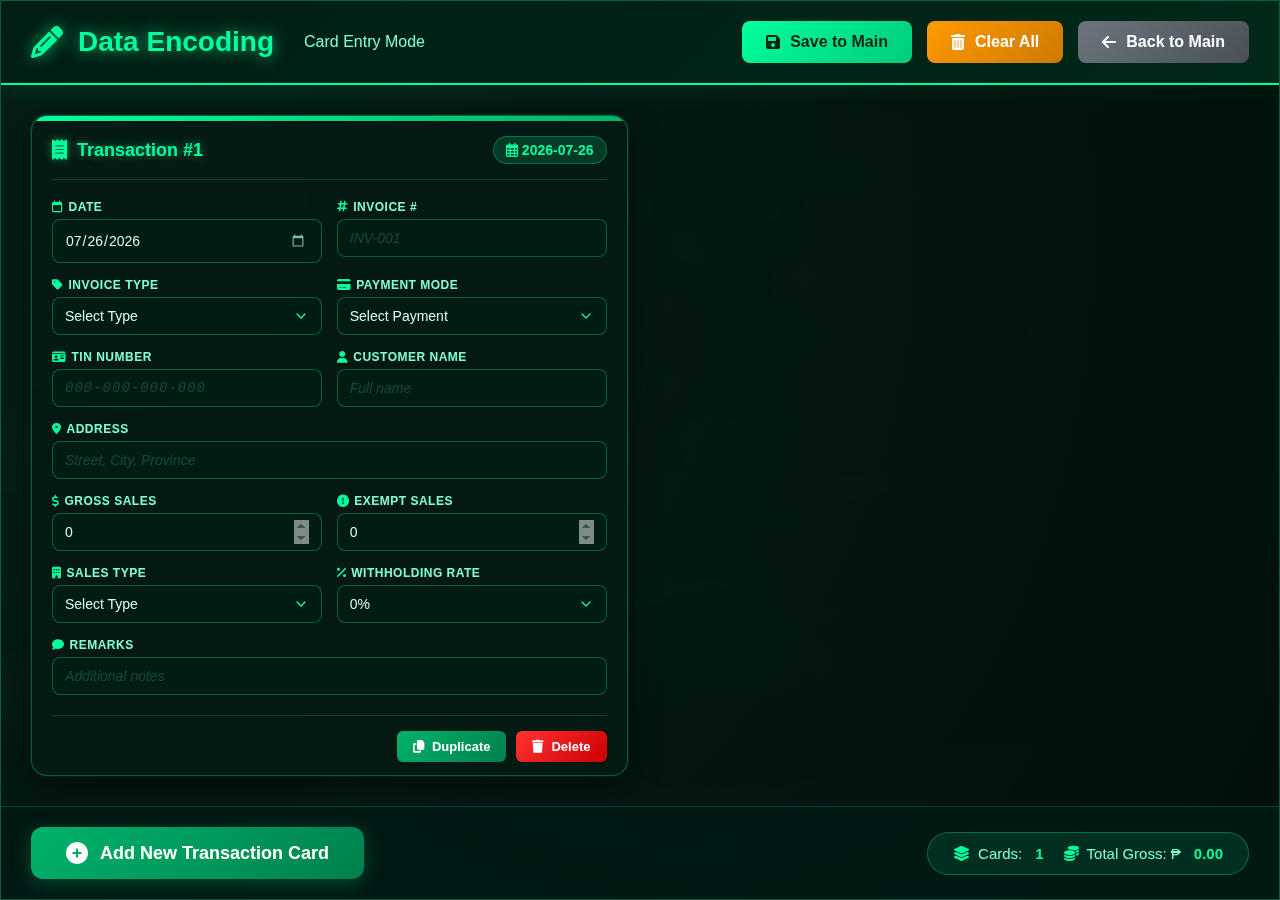
<file: encoding.html>
<!DOCTYPE html>
    <html lang="en">
    <head>
        <meta charset="UTF-8">
        <meta name="viewport" content="width=device-width, initial-scale=1.0">
        <title>Encoding Page - Vatable Sales Data Entry</title>
        <link rel="stylesheet" href="https://cdnjs.cloudflare.com/ajax/libs/font-awesome/6.4.0/css/all.min.css">
        <link rel="stylesheet" href="styles.css">
        <style>
            /* Full screen encoding page styles - Card Layout */
            * {
                box-sizing: border-box;
                margin: 0;
                padding: 0;
                font-family: 'Segoe UI', 'Arial', sans-serif;
            }
            
            body {
                background: #0a0f1a;
                color: #e0f7e9;
                min-height: 100vh;
                display: flex;
                flex-direction: column;
                overflow: hidden;
            }
            
            .encoding-container {
                flex: 1;
                display: flex;
                flex-direction: column;
                background: rgba(10, 25, 20, 0.95);
                max-width: 100%;
                margin: 0;
                border: 1px solid rgba(0, 255, 157, 0.3);
                box-shadow: 0 0 40px rgba(0, 255, 136, 0.3);
                height: 100vh;
                width: 100vw;
                overflow: hidden;
                position: fixed;
                top: 0;
                left: 0;
                right: 0;
                bottom: 0;
                z-index: 9999;
                backdrop-filter: blur(10px);
            }
            
            .encoding-header {
                background: linear-gradient(135deg, #001e14 0%, #002819 100%);
                padding: 20px 30px;
                display: flex;
                align-items: center;
                justify-content: space-between;
                border-bottom: 2px solid #00ff9d;
                box-shadow: 0 5px 20px rgba(0, 255, 157, 0.2);
                flex-shrink: 0;
            }
            
            .encoding-header h1 {
                color: #00ff9d;
                font-size: 28px;
                font-weight: 700;
                text-shadow: 0 0 15px rgba(0, 255, 157, 0.7);
                display: flex;
                align-items: center;
                gap: 15px;
            }
            
            .encoding-header h1 i {
                font-size: 32px;
            }
            
            .encoding-header h1 span {
                font-size: 16px;
                color: #80ffd4;
                margin-left: 15px;
                font-weight: 400;
                text-shadow: none;
            }
            
            .encoding-controls {
                display: flex;
                gap: 15px;
                align-items: center;
            }
            
            .encoding-controls .btn {
                padding: 12px 24px;
                font-size: 16px;
                border-radius: 8px;
                border: none;
                cursor: pointer;
                font-weight: 600;
                display: flex;
                align-items: center;
                gap: 10px;
                transition: all 0.3s ease;
            }
            
            .btn-back {
                background: linear-gradient(135deg, #6c757d 0%, #495057 100%);
                color: white;
            }
            
            .btn-back:hover {
                background: linear-gradient(135deg, #7c858d 0%, #5a6268 100%);
                transform: translateY(-2px);
                box-shadow: 0 5px 20px rgba(108, 117, 125, 0.4);
            }
            
            .btn-save {
                background: linear-gradient(135deg, #00ff9d 0%, #00cc7a 100%);
                color: #002614;
            }
            
            .btn-save:hover {
                background: linear-gradient(135deg, #00ffaa 0%, #00e68a 100%);
                transform: translateY(-2px);
                box-shadow: 0 5px 20px rgba(0, 255, 157, 0.4);
            }
            
            .btn-clear {
                background: linear-gradient(135deg, #ff9900 0%, #cc7a00 100%);
                color: white;
            }
            
            .btn-clear:hover {
                background: linear-gradient(135deg, #ffaa00 0%, #e68a00 100%);
                transform: translateY(-2px);
                box-shadow: 0 5px 20px rgba(255, 153, 0, 0.4);
            }
            
            /* Cards Container - Scrollable Area with Vertical Scrollbar */
            .cards-container {
                flex: 1;
                overflow-y: auto;
                overflow-x: hidden;
                padding: 30px;
                background: radial-gradient(circle at 10% 20%, rgba(0, 40, 30, 0.4), rgba(0, 15, 10, 0.9));
                display: grid;
                grid-template-columns: repeat(auto-fill, minmax(400px, 1fr));
                gap: 25px;
                align-content: start;
                /* Ensure scrollbar is always visible when needed */
                scrollbar-width: thin;
                scrollbar-color: #00ff9d #001e14;
            }
            
            /* Webkit scrollbar styles (Chrome, Safari, Edge) */
            .cards-container::-webkit-scrollbar {
                width: 14px;
                height: 14px;
            }
            
            .cards-container::-webkit-scrollbar-track {
                background: #001e14;
                border-radius: 10px;
                border: 1px solid rgba(0, 255, 157, 0.2);
            }
            
            .cards-container::-webkit-scrollbar-thumb {
                background: linear-gradient(135deg, #00b36b, #00ff9d);
                border-radius: 10px;
                border: 2px solid #001e14;
                box-shadow: inset 0 0 6px rgba(0, 255, 157, 0.5);
            }
            
            .cards-container::-webkit-scrollbar-thumb:hover {
                background: linear-gradient(135deg, #00cc7a, #00ffaa);
                box-shadow: inset 0 0 10px rgba(0, 255, 157, 0.8);
            }
            
            .cards-container::-webkit-scrollbar-corner {
                background: #001e14;
            }
            
            /* Firefox scrollbar */
            .cards-container {
                scrollbar-width: thin;
                scrollbar-color: #00ff9d #001e14;
            }
            
            /* Individual Card */
            .encoding-card {
                background: rgba(5, 25, 20, 0.9);
                border: 1px solid rgba(0, 255, 157, 0.3);
                border-radius: 16px;
                padding: 20px;
                box-shadow: 0 10px 30px rgba(0, 0, 0, 0.5), 0 0 0 1px rgba(0, 255, 157, 0.1);
                transition: all 0.3s ease;
                position: relative;
                overflow: hidden;
                backdrop-filter: blur(5px);
            }
            
            .encoding-card:hover {
                transform: translateY(-5px);
                box-shadow: 0 15px 40px rgba(0, 255, 157, 0.2), 0 0 0 2px rgba(0, 255, 157, 0.3);
                border-color: rgba(0, 255, 157, 0.6);
            }
            
            .encoding-card::before {
                content: '';
                position: absolute;
                top: 0;
                left: 0;
                right: 0;
                height: 5px;
                background: linear-gradient(90deg, #00ff9d, #00b36b, #00ff9d);
                background-size: 200% 100%;
                animation: gradientMove 3s ease infinite;
            }
            
            @keyframes gradientMove {
                0% { background-position: 0% 0%; }
                50% { background-position: 100% 0%; }
                100% { background-position: 0% 0%; }
            }
            
            .card-header {
                display: flex;
                justify-content: space-between;
                align-items: center;
                margin-bottom: 20px;
                padding-bottom: 15px;
                border-bottom: 1px solid rgba(0, 255, 157, 0.2);
            }
            
            .card-title {
                font-size: 18px;
                font-weight: 700;
                color: #00ff9d;
                display: flex;
                align-items: center;
                gap: 10px;
                text-shadow: 0 0 8px rgba(0, 255, 157, 0.5);
            }
            
            .card-title i {
                font-size: 20px;
            }
            
            .card-number {
                background: rgba(0, 255, 157, 0.15);
                padding: 5px 12px;
                border-radius: 20px;
                font-size: 14px;
                font-weight: 600;
                color: #00ff9d;
                border: 1px solid rgba(0, 255, 157, 0.3);
            }
            
            .card-body {
                display: grid;
                grid-template-columns: repeat(2, 1fr);
                gap: 15px;
                margin-bottom: 20px;
            }
            
            .field-group {
                display: flex;
                flex-direction: column;
                gap: 5px;
            }
            
            .field-group.full-width {
                grid-column: span 2;
            }
            
            .field-label {
                font-size: 12px;
                font-weight: 600;
                color: #80ffd4;
                text-transform: uppercase;
                letter-spacing: 0.5px;
                display: flex;
                align-items: center;
                gap: 5px;
            }
            
            .field-label i {
                font-size: 12px;
                color: #00ff9d;
            }
            
            .field-input {
                background: rgba(0, 30, 20, 0.8);
                border: 1px solid rgba(0, 255, 157, 0.3);
                border-radius: 8px;
                padding: 10px 12px;
                color: #e0f7e9;
                font-size: 14px;
                transition: all 0.3s ease;
                width: 100%;
            }
            
            .field-input:focus {
                outline: none;
                border-color: #00ff9d;
                box-shadow: 0 0 0 3px rgba(0, 255, 157, 0.2), inset 0 0 10px rgba(0, 255, 157, 0.1);
            }
            
            .field-input:hover {
                border-color: rgba(0, 255, 157, 0.5);
            }
            
            .field-input::placeholder {
                color: rgba(128, 255, 212, 0.3);
                font-style: italic;
            }
            
            select.field-input {
                cursor: pointer;
                appearance: none;
                background-image: url("data:image/svg+xml,%3Csvg xmlns='http://www.w3.org/2000/svg' width='16' height='16' viewBox='0 0 24 24' fill='none' stroke='%2300ff9d' stroke-width='2' stroke-linecap='round' stroke-linejoin='round'%3E%3Cpolyline points='6 9 12 15 18 9'%3E%3C/polyline%3E%3C/svg%3E");
                background-repeat: no-repeat;
                background-position: right 12px center;
                padding-right: 40px;
            }
            
            select.field-input option {
                background: #001e14;
                color: #e0f7e9;
            }
            
            .tin-input {
                font-family: 'Courier New', monospace;
                letter-spacing: 1px;
            }
            
            .validation-message {
                font-size: 11px;
                color: #ff6666;
                margin-top: 3px;
                display: none;
                text-shadow: 0 0 5px rgba(255, 102, 102, 0.3);
            }
            
            .card-footer {
                display: flex;
                justify-content: flex-end;
                gap: 10px;
                margin-top: 10px;
                padding-top: 15px;
                border-top: 1px solid rgba(0, 255, 157, 0.2);
            }
            
            .delete-card-btn {
                background: linear-gradient(135deg, #ff3333 0%, #cc0000 100%);
                color: white;
                border: none;
                border-radius: 6px;
                padding: 8px 16px;
                cursor: pointer;
                font-size: 13px;
                font-weight: 600;
                transition: all 0.3s ease;
                display: flex;
                align-items: center;
                gap: 8px;
            }
            
            .delete-card-btn:hover {
                background: linear-gradient(135deg, #ff4444 0%, #dd0000 100%);
                transform: scale(1.05);
                box-shadow: 0 5px 15px rgba(255, 51, 51, 0.4);
            }
            
            .duplicate-card-btn {
                background: linear-gradient(135deg, #00b36b 0%, #00804d 100%);
                color: white;
                border: none;
                border-radius: 6px;
                padding: 8px 16px;
                cursor: pointer;
                font-size: 13px;
                font-weight: 600;
                transition: all 0.3s ease;
                display: flex;
                align-items: center;
                gap: 8px;
            }
            
            .duplicate-card-btn:hover {
                background: linear-gradient(135deg, #00cc7a 0%, #00995c 100%);
                transform: scale(1.05);
                box-shadow: 0 5px 15px rgba(0, 179, 107, 0.4);
            }
            
            /* Add Card Button */
            .add-card-container {
                padding: 20px 30px;
                background: rgba(0, 25, 20, 0.8);
                border-top: 1px solid rgba(0, 255, 157, 0.2);
                display: flex;
                justify-content: space-between;
                align-items: center;
                flex-shrink: 0;
            }
            
            .btn-add-card {
                background: linear-gradient(135deg, #00b36b 0%, #00804d 100%);
                color: white;
                border: none;
                border-radius: 12px;
                padding: 15px 35px;
                font-size: 18px;
                font-weight: 700;
                cursor: pointer;
                display: flex;
                align-items: center;
                gap: 12px;
                transition: all 0.3s ease;
                box-shadow: 0 5px 20px rgba(0, 179, 107, 0.3);
            }
            
            .btn-add-card:hover {
                background: linear-gradient(135deg, #00cc7a 0%, #00995c 100%);
                transform: translateY(-3px) scale(1.02);
                box-shadow: 0 10px 30px rgba(0, 255, 157, 0.5);
            }
            
            .btn-add-card i {
                font-size: 22px;
            }
            
            .stats-badge {
                background: rgba(0, 255, 157, 0.1);
                border: 1px solid rgba(0, 255, 157, 0.3);
                border-radius: 30px;
                padding: 12px 25px;
                display: flex;
                align-items: center;
                gap: 20px;
            }
            
            .stats-badge-item {
                display: flex;
                align-items: center;
                gap: 8px;
                color: #80ffd4;
                font-size: 15px;
            }
            
            .stats-badge-item i {
                color: #00ff9d;
            }
            
            .stats-badge-item span {
                font-weight: 700;
                color: #00ff9d;
                margin-left: 5px;
            }
            
            /* Empty State */
            .empty-state {
                grid-column: 1 / -1;
                text-align: center;
                padding: 80px 20px;
                background: rgba(0, 25, 20, 0.5);
                border-radius: 20px;
                border: 2px dashed rgba(0, 255, 157, 0.3);
            }
            
            .empty-state i {
                font-size: 80px;
                color: rgba(0, 255, 157, 0.3);
                margin-bottom: 20px;
            }
            
            .empty-state h3 {
                font-size: 28px;
                color: #80ffd4;
                margin-bottom: 15px;
            }
            
            .empty-state p {
                color: rgba(128, 255, 212, 0.6);
                font-size: 18px;
            }
            
            /* Success message */
            .success-message {
                position: fixed;
                top: 20px;
                right: 20px;
                background: linear-gradient(135deg, #00b36b, #00ff9d);
                color: #002614;
                padding: 15px 25px;
                border-radius: 8px;
                font-weight: 600;
                box-shadow: 0 5px 20px rgba(0, 255, 157, 0.5);
                z-index: 10000;
                animation: slideIn 0.3s ease;
            }
            
            @keyframes slideIn {
                from {
                    transform: translateX(100%);
                    opacity: 0;
                }
                to {
                    transform: translateX(0);
                    opacity: 1;
                }
            }
            
            /* Focus highlight for keyboard navigation */
            .field-input.keyboard-focused {
                border-color: #00ff9d;
                box-shadow: 0 0 0 3px rgba(0, 255, 157, 0.4), inset 0 0 15px rgba(0, 255, 157, 0.2);
                transform: scale(1.02);
            }
            
            /* Responsive adjustments */
            @media (max-width: 1200px) {
                .cards-container {
                    grid-template-columns: repeat(auto-fill, minmax(350px, 1fr));
                    padding: 20px;
                }
            }
            
            @media (max-width: 768px) {
                .encoding-header {
                    flex-direction: column;
                    gap: 15px;
                    padding: 15px;
                }
                
                .encoding-header h1 {
                    font-size: 24px;
                }
                
                .encoding-header h1 span {
                    display: none;
                }
                
                .encoding-controls {
                    width: 100%;
                    justify-content: center;
                    flex-wrap: wrap;
                }
                
                .cards-container {
                    grid-template-columns: 1fr;
                    padding: 15px;
                }
                
                .add-card-container {
                    flex-direction: column;
                    gap: 15px;
                    padding: 15px;
                }
                
                .stats-badge {
                    width: 100%;
                    justify-content: center;
                }
            }
            
            @media (max-width: 480px) {
                .card-body {
                    grid-template-columns: 1fr;
                }
                
                .field-group.full-width {
                    grid-column: span 1;
                }
                
                .encoding-controls .btn {
                    padding: 10px 15px;
                    font-size: 14px;
                }
                
                .encoding-controls .btn span {
                    display: none;
                }
                
                .encoding-controls .btn i {
                    margin: 0;
                }
            }
        </style>
    </head>
    <body>
        <div class="encoding-container">
            <div class="encoding-header">
                <h1>
                    <i class="fas fa-pencil-alt"></i> 
                    Data Encoding
                    <span>Card Entry Mode</span>
                </h1>
                <div class="encoding-controls">
                    <button class="btn btn-save" id="saveToMainBtn">
                        <i class="fas fa-save"></i> <span>Save to Main</span>
                    </button>
                    <button class="btn btn-clear" id="clearEncodingBtn">
                        <i class="fas fa-trash-alt"></i> <span>Clear All</span>
                    </button>
                    <button class="btn btn-back" id="backToMainBtn">
                        <i class="fas fa-arrow-left"></i> <span>Back to Main</span>
                    </button>
                </div>
            </div>
            
            <!-- Cards Container -->
            <div class="cards-container" id="cardsContainer">
                <!-- Cards will be dynamically added here -->
            </div>
            
            <!-- Add Card Footer -->
            <div class="add-card-container">
                <button class="btn-add-card" id="addEncodingCardBtn">
                    <i class="fas fa-plus-circle"></i> Add New Transaction Card
                </button>
                <div class="stats-badge">
                    <div class="stats-badge-item">
                        <i class="fas fa-layer-group"></i> Cards: <span id="encodingCardCount">0</span>
                    </div>
                    <div class="stats-badge-item">
                        <i class="fas fa-coins"></i> Total Gross: ₱<span id="totalGrossDisplay">0.00</span>
                    </div>
                </div>
            </div>
        </div>

        <script>
            // Initialize encoding page
            document.addEventListener('DOMContentLoaded', function() {
                // Add initial card
                addEncodingCard();
                updateCardCount();
                updateTotalGross();
                
                // Add card button
                document.getElementById('addEncodingCardBtn').addEventListener('click', function() {
                    addEncodingCard();
                    updateCardCount();
                    updateTotalGross();
                });
                
                // Clear all button
                document.getElementById('clearEncodingBtn').addEventListener('click', function() {
                    if (confirm('Are you sure you want to clear all encoding cards?')) {
                        clearAllEncodingCards();
                    }
                });
                
                // Back to main button
                document.getElementById('backToMainBtn').addEventListener('click', function() {
                    if (confirm('Return to main page? Any unsaved data will be lost.')) {
                        window.location.href = 'vatable_sales.html';
                    }
                });
                
                // Save to main button
                document.getElementById('saveToMainBtn').addEventListener('click', function() {
                    saveEncodingToMain();
                });
                
                // Load any existing data from localStorage
                loadEncodingFromStorage();
                
                // Initialize keyboard navigation
                setupKeyboardNavigation();
            });
            
            // Setup keyboard navigation
            function setupKeyboardNavigation() {
                document.addEventListener('keydown', function(e) {
                    // Only handle if we're not in a textarea and not pressing modifier keys
                    if (e.target.tagName === 'INPUT' || e.target.tagName === 'SELECT' || e.target.tagName === 'TEXTAREA') {
                        
                        // Get all focusable elements in all cards
                        const focusableElements = getAllFocusableElements();
                        
                        if (focusableElements.length === 0) return;
                        
                        const currentIndex = focusableElements.indexOf(document.activeElement);
                        
                        // Arrow Up: Move to previous field
                        if (e.key === 'ArrowUp' && !e.shiftKey && !e.ctrlKey && !e.altKey) {
                            e.preventDefault();
                            if (currentIndex > 0) {
                                focusableElements[currentIndex - 1].focus();
                                addFocusHighlight(focusableElements[currentIndex - 1]);
                            }
                        }
                        
                        // Arrow Down: Move to next field
                        else if (e.key === 'ArrowDown' && !e.shiftKey && !e.ctrlKey && !e.altKey) {
                            e.preventDefault();
                            if (currentIndex < focusableElements.length - 1) {
                                focusableElements[currentIndex + 1].focus();
                                addFocusHighlight(focusableElements[currentIndex + 1]);
                            }
                        }
                        
                        // Enter: Move to next field (like Tab)
                        else if (e.key === 'Enter' && !e.shiftKey && !e.ctrlKey && !e.altKey) {
                            // Don't prevent default for textareas, but for inputs and selects, move to next
                            if (e.target.tagName !== 'TEXTAREA') {
                                e.preventDefault();
                                if (currentIndex < focusableElements.length - 1) {
                                    focusableElements[currentIndex + 1].focus();
                                    addFocusHighlight(focusableElements[currentIndex + 1]);
                                }
                            }
                        }
                        
                        // Shift+Enter: Move to previous field
                        else if (e.key === 'Enter' && e.shiftKey && !e.ctrlKey && !e.altKey) {
                            e.preventDefault();
                            if (currentIndex > 0) {
                                focusableElements[currentIndex - 1].focus();
                                addFocusHighlight(focusableElements[currentIndex - 1]);
                            }
                        }
                    }
                });
                
                // Remove highlight on blur
                document.addEventListener('blur', function(e) {
                    if (e.target && (e.target.tagName === 'INPUT' || e.target.tagName === 'SELECT' || e.target.tagName === 'TEXTAREA')) {
                        e.target.classList.remove('keyboard-focused');
                    }
                }, true);
            }
            
            // Get all focusable elements in all cards
            function getAllFocusableElements() {
                const cards = document.querySelectorAll('.encoding-card');
                const focusable = [];
                
                cards.forEach(card => {
                    const inputs = card.querySelectorAll('input:not([type="hidden"]):not([disabled]), select:not([disabled]), textarea:not([disabled]), button:not([disabled])');
                    inputs.forEach(input => {
                        focusable.push(input);
                    });
                });
                
                return focusable;
            }
            
            // Add focus highlight
            function addFocusHighlight(element) {
                // Remove highlight from all elements
                document.querySelectorAll('.keyboard-focused').forEach(el => {
                    el.classList.remove('keyboard-focused');
                });
                
                // Add highlight to current element
                if (element) {
                    element.classList.add('keyboard-focused');
                    
                    // Scroll into view if needed
                    element.scrollIntoView({
                        behavior: 'smooth',
                        block: 'nearest',
                        inline: 'nearest'
                    });
                }
            }
            
            // Function to add a new encoding card
            function addEncodingCard() {
                const container = document.getElementById('cardsContainer');
                const cardCount = container.children.length + 1;
                const cardId = 'card_' + Date.now() + '_' + cardCount;
                
                const card = document.createElement('div');
                card.className = 'encoding-card';
                card.id = cardId;
                
                const today = new Date().toISOString().split('T')[0];
                
                card.innerHTML = `
                    <div class="card-header">
                        <div class="card-title">
                            <i class="fas fa-receipt"></i> Transaction #${cardCount}
                        </div>
                        <div class="card-number">
                            <i class="far fa-calendar-alt"></i> New Entry
                        </div>
                    </div>
                    <div class="card-body">
                        <div class="field-group">
                            <div class="field-label"><i class="far fa-calendar"></i> Date</div>
                            <input type="date" value="${today}" class="field-input card-date">
                        </div>
                        
                        <div class="field-group">
                            <div class="field-label"><i class="fas fa-hashtag"></i> Invoice #</div>
                            <input type="text" class="field-input card-invoice" placeholder="INV-001">
                        </div>
                        
                        <div class="field-group">
                            <div class="field-label"><i class="fas fa-tag"></i> Invoice Type</div>
                            <select class="field-input card-invoice-type">
                                <option value="">Select Type</option>
                                <option value="Cash">Cash Invoice</option>
                                <option value="Charge">Charge Invoice</option>
                                <option value="Billing">Billing Statement</option>
                                <option value="Service">Service Invoice</option>
                            </select>
                        </div>
                        
                        <div class="field-group">
                            <div class="field-label"><i class="fas fa-credit-card"></i> Payment Mode</div>
                            <select class="field-input card-payment-mode">
                                <option value="">Select Payment</option>
                                <option value="Cash">Cash</option>
                                <option value="Charge">Charge</option>
                            </select>
                        </div>
                        
                        <div class="field-group">
                            <div class="field-label"><i class="fas fa-id-card"></i> TIN Number</div>
                            <input type="text" class="field-input card-tin tin-input" maxlength="15" placeholder="000-000-000-000">
                            <div class="validation-message">TIN must be 12 digits</div>
                        </div>
                        
                        <div class="field-group">
                            <div class="field-label"><i class="fas fa-user"></i> Customer Name</div>
                            <input type="text" class="field-input card-customer" placeholder="Full name">
                        </div>
                        
                        <div class="field-group full-width">
                            <div class="field-label"><i class="fas fa-map-marker-alt"></i> Address</div>
                            <input type="text" class="field-input card-address" placeholder="Street, City, Province">
                        </div>
                        
                        <div class="field-group">
                            <div class="field-label"><i class="fas fa-dollar-sign"></i> Gross Sales</div>
                            <input type="number" step="0.01" min="0" class="field-input card-gross-sales" placeholder="0.00" value="0">
                        </div>
                        
                        <div class="field-group">
                            <div class="field-label"><i class="fas fa-exclamation-circle"></i> Exempt Sales</div>
                            <input type="number" step="0.01" min="0" class="field-input card-exempt-sales" placeholder="0.00" value="0">
                        </div>
                        
                        <div class="field-group">
                            <div class="field-label"><i class="fas fa-building"></i> Sales Type</div>
                            <select class="field-input card-sales-type">
                                <option value="">Select Type</option>
                                <option value="Private">Private Sector</option>
                                <option value="Government">Government Sector</option>
                            </select>
                        </div>
                        
                        <div class="field-group">
                            <div class="field-label"><i class="fas fa-percent"></i> Withholding Rate</div>
                            <select class="field-input card-withholding-rate">
                                <option value="0">0%</option>
                                <option value="0.01">1%</option>
                                <option value="0.02">2%</option>
                                <option value="0.05">5%</option>
                            </select>
                        </div>
                        
                        <div class="field-group full-width">
                            <div class="field-label"><i class="fas fa-comment"></i> Remarks</div>
                            <input type="text" class="field-input card-remarks" placeholder="Additional notes">
                        </div>
                    </div>
                    <div class="card-footer">
                        <button class="duplicate-card-btn" onclick="duplicateCard('${cardId}')" title="Duplicate Card">
                            <i class="fas fa-copy"></i> Duplicate
                        </button>
                        <button class="delete-card-btn" onclick="deleteEncodingCard('${cardId}')" title="Delete Card">
                            <i class="fas fa-trash"></i> Delete
                        </button>
                    </div>
                `;
                
                container.appendChild(card);
                
                // Add event listeners for TIN formatting
                const tinInput = card.querySelector('.card-tin');
                tinInput.addEventListener('input', function(e) {
                    formatTIN(e.target);
                    saveEncodingToStorage();
                });
                
                tinInput.addEventListener('blur', function(e) {
                    validateTIN(e.target);
                });
                
                // Auto-save to localStorage on any input change
                const inputs = card.querySelectorAll('input, select');
                inputs.forEach(input => {
                    input.addEventListener('input', function() {
                        saveEncodingToStorage();
                        updateTotalGross();
                    });
                    input.addEventListener('change', function() {
                        saveEncodingToStorage();
                        updateTotalGross();
                    });
                    
                    // Add focus event for keyboard navigation highlight
                    input.addEventListener('focus', function() {
                        addFocusHighlight(this);
                    });
                });
                
                // Animate new card
                card.style.opacity = '0';
                card.style.transform = 'translateY(20px)';
                setTimeout(() => {
                    card.style.transition = 'all 0.5s ease';
                    card.style.opacity = '1';
                    card.style.transform = 'translateY(0)';
                }, 10);
                
                updateCardCount();
                saveEncodingToStorage();
                
                // Focus on first input of new card
                setTimeout(() => {
                    const firstInput = card.querySelector('input, select');
                    if (firstInput) {
                        firstInput.focus();
                        addFocusHighlight(firstInput);
                    }
                }, 100);
            }
            
            // Function to duplicate a card
            function duplicateCard(cardId) {
                const originalCard = document.getElementById(cardId);
                if (!originalCard) return;
                
                // Clone the card
                const newCard = originalCard.cloneNode(true);
                const newId = 'card_' + Date.now() + '_' + Math.random();
                newCard.id = newId;
                
                // Update duplicate buttons
                const duplicateBtn = newCard.querySelector('.duplicate-card-btn');
                duplicateBtn.setAttribute('onclick', `duplicateCard('${newId}')`);
                
                const deleteBtn = newCard.querySelector('.delete-card-btn');
                deleteBtn.setAttribute('onclick', `deleteEncodingCard('${newId}')`);
                
                // Add to container
                document.getElementById('cardsContainer').appendChild(newCard);
                
                // Re-attach event listeners
                const tinInput = newCard.querySelector('.card-tin');
                tinInput.addEventListener('input', function(e) {
                    formatTIN(e.target);
                    saveEncodingToStorage();
                });
                tinInput.addEventListener('blur', function(e) {
                    validateTIN(e.target);
                });
                
                const inputs = newCard.querySelectorAll('input, select');
                inputs.forEach(input => {
                    input.addEventListener('input', function() {
                        saveEncodingToStorage();
                        updateTotalGross();
                    });
                    input.addEventListener('change', function() {
                        saveEncodingToStorage();
                        updateTotalGross();
                    });
                    
                    // Add focus event for keyboard navigation highlight
                    input.addEventListener('focus', function() {
                        addFocusHighlight(this);
                    });
                });
                
                // Animate new card
                newCard.style.opacity = '0';
                newCard.style.transform = 'translateY(20px)';
                setTimeout(() => {
                    newCard.style.transition = 'all 0.5s ease';
                    newCard.style.opacity = '1';
                    newCard.style.transform = 'translateY(0)';
                }, 10);
                
                updateCardCount();
                updateTotalGross();
                saveEncodingToStorage();
                
                // Focus on first input of new card
                setTimeout(() => {
                    const firstInput = newCard.querySelector('input, select');
                    if (firstInput) {
                        firstInput.focus();
                        addFocusHighlight(firstInput);
                    }
                }, 100);
            }
            
            // Function to delete an encoding card
            function deleteEncodingCard(cardId) {
                const card = document.getElementById(cardId);
                if (card && confirm('Delete this transaction card?')) {
                    card.style.transition = 'all 0.3s ease';
                    card.style.opacity = '0';
                    card.style.transform = 'scale(0.8) translateY(-20px)';
                    
                    setTimeout(() => {
                        card.remove();
                        updateCardCount();
                        updateTotalGross();
                        saveEncodingToStorage();
                        
                        // Update card numbers
                        updateCardNumbers();
                    }, 300);
                }
            }
            
            // Update card numbers after deletion
            function updateCardNumbers() {
                const cards = document.querySelectorAll('.encoding-card');
                cards.forEach((card, index) => {
                    const titleDiv = card.querySelector('.card-title');
                    if (titleDiv) {
                        titleDiv.innerHTML = `<i class="fas fa-receipt"></i> Transaction #${index + 1}`;
                    }
                });
            }
            
            // Function to clear all encoding cards
            function clearAllEncodingCards() {
                const container = document.getElementById('cardsContainer');
                
                // Animate all cards out
                const cards = container.children;
                Array.from(cards).forEach((card, i) => {
                    setTimeout(() => {
                        card.style.transition = 'all 0.3s ease';
                        card.style.opacity = '0';
                        card.style.transform = 'scale(0.8) translateY(-20px)';
                    }, i * 50);
                });
                
                setTimeout(() => {
                    container.innerHTML = '';
                    addEncodingCard(); // Add one empty card
                    updateCardCount();
                    updateTotalGross();
                    saveEncodingToStorage();
                }, 300);
            }
            
            // Function to update card count
            function updateCardCount() {
                const cardCount = document.querySelectorAll('.encoding-card').length;
                document.getElementById('encodingCardCount').textContent = cardCount;
            }
            
            // Function to update total gross sales display
            function updateTotalGross() {
                let total = 0;
                document.querySelectorAll('.card-gross-sales').forEach(input => {
                    total += parseFloat(input.value) || 0;
                });
                document.getElementById('totalGrossDisplay').textContent = total.toFixed(2);
            }
            
            // Function to save encoding data to localStorage
            function saveEncodingToStorage() {
                const cards = [];
                document.querySelectorAll('.encoding-card').forEach(card => {
                    const cardData = {
                        date: card.querySelector('.card-date')?.value || '',
                        invoice: card.querySelector('.card-invoice')?.value || '',
                        invoiceType: card.querySelector('.card-invoice-type')?.value || '',
                        paymentMode: card.querySelector('.card-payment-mode')?.value || '',
                        tin: card.querySelector('.card-tin')?.value || '',
                        customer: card.querySelector('.card-customer')?.value || '',
                        address: card.querySelector('.card-address')?.value || '',
                        grossSales: card.querySelector('.card-gross-sales')?.value || '0',
                        exemptSales: card.querySelector('.card-exempt-sales')?.value || '0',
                        salesType: card.querySelector('.card-sales-type')?.value || '',
                        withholdingRate: card.querySelector('.card-withholding-rate')?.value || '0',
                        remarks: card.querySelector('.card-remarks')?.value || ''
                    };
                    cards.push(cardData);
                });
                
                localStorage.setItem('encodingData', JSON.stringify(cards));
            }
            
            // Function to load encoding data from localStorage
            function loadEncodingFromStorage() {
                const savedData = localStorage.getItem('encodingData');
                if (savedData) {
                    try {
                        const cards = JSON.parse(savedData);
                        if (cards.length > 0) {
                            const container = document.getElementById('cardsContainer');
                            container.innerHTML = ''; // Clear existing cards
                            
                            cards.forEach((cardData, index) => {
                                const cardId = 'card_' + Date.now() + '_' + index + '_' + Math.random();
                                const card = document.createElement('div');
                                card.className = 'encoding-card';
                                card.id = cardId;
                                
                                card.innerHTML = `
                                    <div class="card-header">
                                        <div class="card-title">
                                            <i class="fas fa-receipt"></i> Transaction #${index + 1}
                                        </div>
                                        <div class="card-number">
                                            <i class="far fa-calendar-alt"></i> ${cardData.date || 'No Date'}
                                        </div>
                                    </div>
                                    <div class="card-body">
                                        <div class="field-group">
                                            <div class="field-label"><i class="far fa-calendar"></i> Date</div>
                                            <input type="date" value="${escapeHtml(cardData.date || '')}" class="field-input card-date">
                                        </div>
                                        
                                        <div class="field-group">
                                            <div class="field-label"><i class="fas fa-hashtag"></i> Invoice #</div>
                                            <input type="text" value="${escapeHtml(cardData.invoice || '')}" class="field-input card-invoice" placeholder="INV-001">
                                        </div>
                                        
                                        <div class="field-group">
                                            <div class="field-label"><i class="fas fa-tag"></i> Invoice Type</div>
                                            <select class="field-input card-invoice-type">
                                                <option value="">Select Type</option>
                                                <option value="Cash" ${cardData.invoiceType === 'Cash' ? 'selected' : ''}>Cash Invoice</option>
                                                <option value="Charge" ${cardData.invoiceType === 'Charge' ? 'selected' : ''}>Charge Invoice</option>
                                                <option value="Billing" ${cardData.invoiceType === 'Billing' ? 'selected' : ''}>Billing Statement</option>
                                                <option value="Service" ${cardData.invoiceType === 'Service' ? 'selected' : ''}>Service Invoice</option>
                                            </select>
                                        </div>
                                        
                                        <div class="field-group">
                                            <div class="field-label"><i class="fas fa-credit-card"></i> Payment Mode</div>
                                            <select class="field-input card-payment-mode">
                                                <option value="">Select Payment</option>
                                                <option value="Cash" ${cardData.paymentMode === 'Cash' ? 'selected' : ''}>Cash</option>
                                                <option value="Charge" ${cardData.paymentMode === 'Charge' ? 'selected' : ''}>Charge</option>
                                            </select>
                                        </div>
                                        
                                        <div class="field-group">
                                            <div class="field-label"><i class="fas fa-id-card"></i> TIN Number</div>
                                            <input type="text" value="${escapeHtml(cardData.tin || '')}" class="field-input card-tin tin-input" maxlength="15" placeholder="000-000-000-000">
                                            <div class="validation-message">TIN must be 12 digits</div>
                                        </div>
                                        
                                        <div class="field-group">
                                            <div class="field-label"><i class="fas fa-user"></i> Customer Name</div>
                                            <input type="text" value="${escapeHtml(cardData.customer || '')}" class="field-input card-customer" placeholder="Full name">
                                        </div>
                                        
                                        <div class="field-group full-width">
                                            <div class="field-label"><i class="fas fa-map-marker-alt"></i> Address</div>
                                            <input type="text" value="${escapeHtml(cardData.address || '')}" class="field-input card-address" placeholder="Street, City, Province">
                                        </div>
                                        
                                        <div class="field-group">
                                            <div class="field-label"><i class="fas fa-dollar-sign"></i> Gross Sales</div>
                                            <input type="number" step="0.01" min="0" value="${cardData.grossSales || '0'}" class="field-input card-gross-sales" placeholder="0.00">
                                        </div>
                                        
                                        <div class="field-group">
                                            <div class="field-label"><i class="fas fa-exclamation-circle"></i> Exempt Sales</div>
                                            <input type="number" step="0.01" min="0" value="${cardData.exemptSales || '0'}" class="field-input card-exempt-sales" placeholder="0.00">
                                        </div>
                                        
                                        <div class="field-group">
                                            <div class="field-label"><i class="fas fa-building"></i> Sales Type</div>
                                            <select class="field-input card-sales-type">
                                                <option value="">Select Type</option>
                                                <option value="Private" ${cardData.salesType === 'Private' ? 'selected' : ''}>Private Sector</option>
                                                <option value="Government" ${cardData.salesType === 'Government' ? 'selected' : ''}>Government Sector</option>
                                            </select>
                                        </div>
                                        
                                        <div class="field-group">
                                            <div class="field-label"><i class="fas fa-percent"></i> Withholding Rate</div>
                                            <select class="field-input card-withholding-rate">
                                                <option value="0" ${cardData.withholdingRate === '0' ? 'selected' : ''}>0%</option>
                                                <option value="0.01" ${cardData.withholdingRate === '0.01' ? 'selected' : ''}>1%</option>
                                                <option value="0.02" ${cardData.withholdingRate === '0.02' ? 'selected' : ''}>2%</option>
                                                <option value="0.05" ${cardData.withholdingRate === '0.05' ? 'selected' : ''}>5%</option>
                                            </select>
                                        </div>
                                        
                                        <div class="field-group full-width">
                                            <div class="field-label"><i class="fas fa-comment"></i> Remarks</div>
                                            <input type="text" value="${escapeHtml(cardData.remarks || '')}" class="field-input card-remarks" placeholder="Additional notes">
                                        </div>
                                    </div>
                                    <div class="card-footer">
                                        <button class="duplicate-card-btn" onclick="duplicateCard('${cardId}')" title="Duplicate Card">
                                            <i class="fas fa-copy"></i> Duplicate
                                        </button>
                                        <button class="delete-card-btn" onclick="deleteEncodingCard('${cardId}')" title="Delete Card">
                                            <i class="fas fa-trash"></i> Delete
                                        </button>
                                    </div>
                                `;
                                
                                container.appendChild(card);
                                
                                // Re-attach event listeners
                                const tinInput = card.querySelector('.card-tin');
                                tinInput.addEventListener('input', function(e) {
                                    formatTIN(e.target);
                                    saveEncodingToStorage();
                                });
                                tinInput.addEventListener('blur', function(e) {
                                    validateTIN(e.target);
                                });
                                
                                const inputs = card.querySelectorAll('input, select');
                                inputs.forEach(input => {
                                    input.addEventListener('input', function() {
                                        saveEncodingToStorage();
                                        updateTotalGross();
                                    });
                                    input.addEventListener('change', function() {
                                        saveEncodingToStorage();
                                        updateTotalGross();
                                    });
                                    
                                    // Add focus event for keyboard navigation highlight
                                    input.addEventListener('focus', function() {
                                        addFocusHighlight(this);
                                    });
                                });
                            });
                            
                            updateCardCount();
                            updateTotalGross();
                        }
                    } catch (e) {
                        console.error('Error loading encoding data:', e);
                    }
                }
            }
            
            // Helper function to escape HTML
            function escapeHtml(unsafe) {
                return unsafe
                    .replace(/&/g, "&amp;")
                    .replace(/</g, "&lt;")
                    .replace(/>/g, "&gt;")
                    .replace(/"/g, "&quot;")
                    .replace(/'/g, "&#039;");
            }
            
            // Function to save encoding data to main table
            function saveEncodingToMain() {
                const encodingCards = document.querySelectorAll('.encoding-card');
                
                if (encodingCards.length === 0) {
                    alert('No data to save. Please add some transaction cards first.');
                    return;
                }
                
                // Save to localStorage for the main page to read
                saveEncodingToStorage();
                
                // Set a flag that we want to load this data in the main page
                localStorage.setItem('loadEncodingData', 'true');
                
                // Show success message
                showSuccessMessage(`✅ ${encodingCards.length} transaction(s) ready to be added to main table!`);
                
                // Ask if user wants to go to main page
                if (confirm(`${encodingCards.length} transaction(s) ready. Go to main page to add them?`)) {
                    window.location.href = 'vatable_sales.html?loadEncoding=true';
                }
            }
            
            // Function to show success message
            function showSuccessMessage(message) {
                const msgDiv = document.createElement('div');
                msgDiv.className = 'success-message';
                msgDiv.innerHTML = `<i class="fas fa-check-circle"></i> ${message}`;
                document.body.appendChild(msgDiv);
                
                setTimeout(() => {
                    msgDiv.style.transition = 'opacity 0.3s ease';
                    msgDiv.style.opacity = '0';
                    setTimeout(() => msgDiv.remove(), 300);
                }, 3000);
            }
            
            // TIN formatting and validation functions
            function formatTIN(input) {
                let value = input.value.replace(/\D/g, '');
                if (value.length > 12) value = value.substring(0, 12);
                
                if (value.length > 9) {
                    value = value.substring(0, 9) + '-' + value.substring(9);
                }
                if (value.length > 6) {
                    value = value.substring(0, 6) + '-' + value.substring(6);
                }
                if (value.length > 3) {
                    value = value.substring(0, 3) + '-' + value.substring(3);
                }
                
                input.value = value;
            }
            
            function validateTIN(input) {
                const value = input.value.replace(/\D/g, '');
                const validationMessage = input.nextElementSibling;
                
                if (value.length === 12) {
                    validationMessage.style.display = 'none';
                    input.style.borderColor = '#00ff9d';
                    input.style.boxShadow = '0 0 0 3px rgba(0, 255, 157, 0.2)';
                } else if (value.length > 0) {
                    validationMessage.style.display = 'block';
                    input.style.borderColor = '#ff6666';
                    input.style.boxShadow = '0 0 0 3px rgba(255, 102, 102, 0.2)';
                } else {
                    validationMessage.style.display = 'none';
                    input.style.borderColor = 'rgba(0, 255, 157, 0.3)';
                    input.style.boxShadow = 'none';
                }
            }
        </script>
    </body>
    </html>
</file>
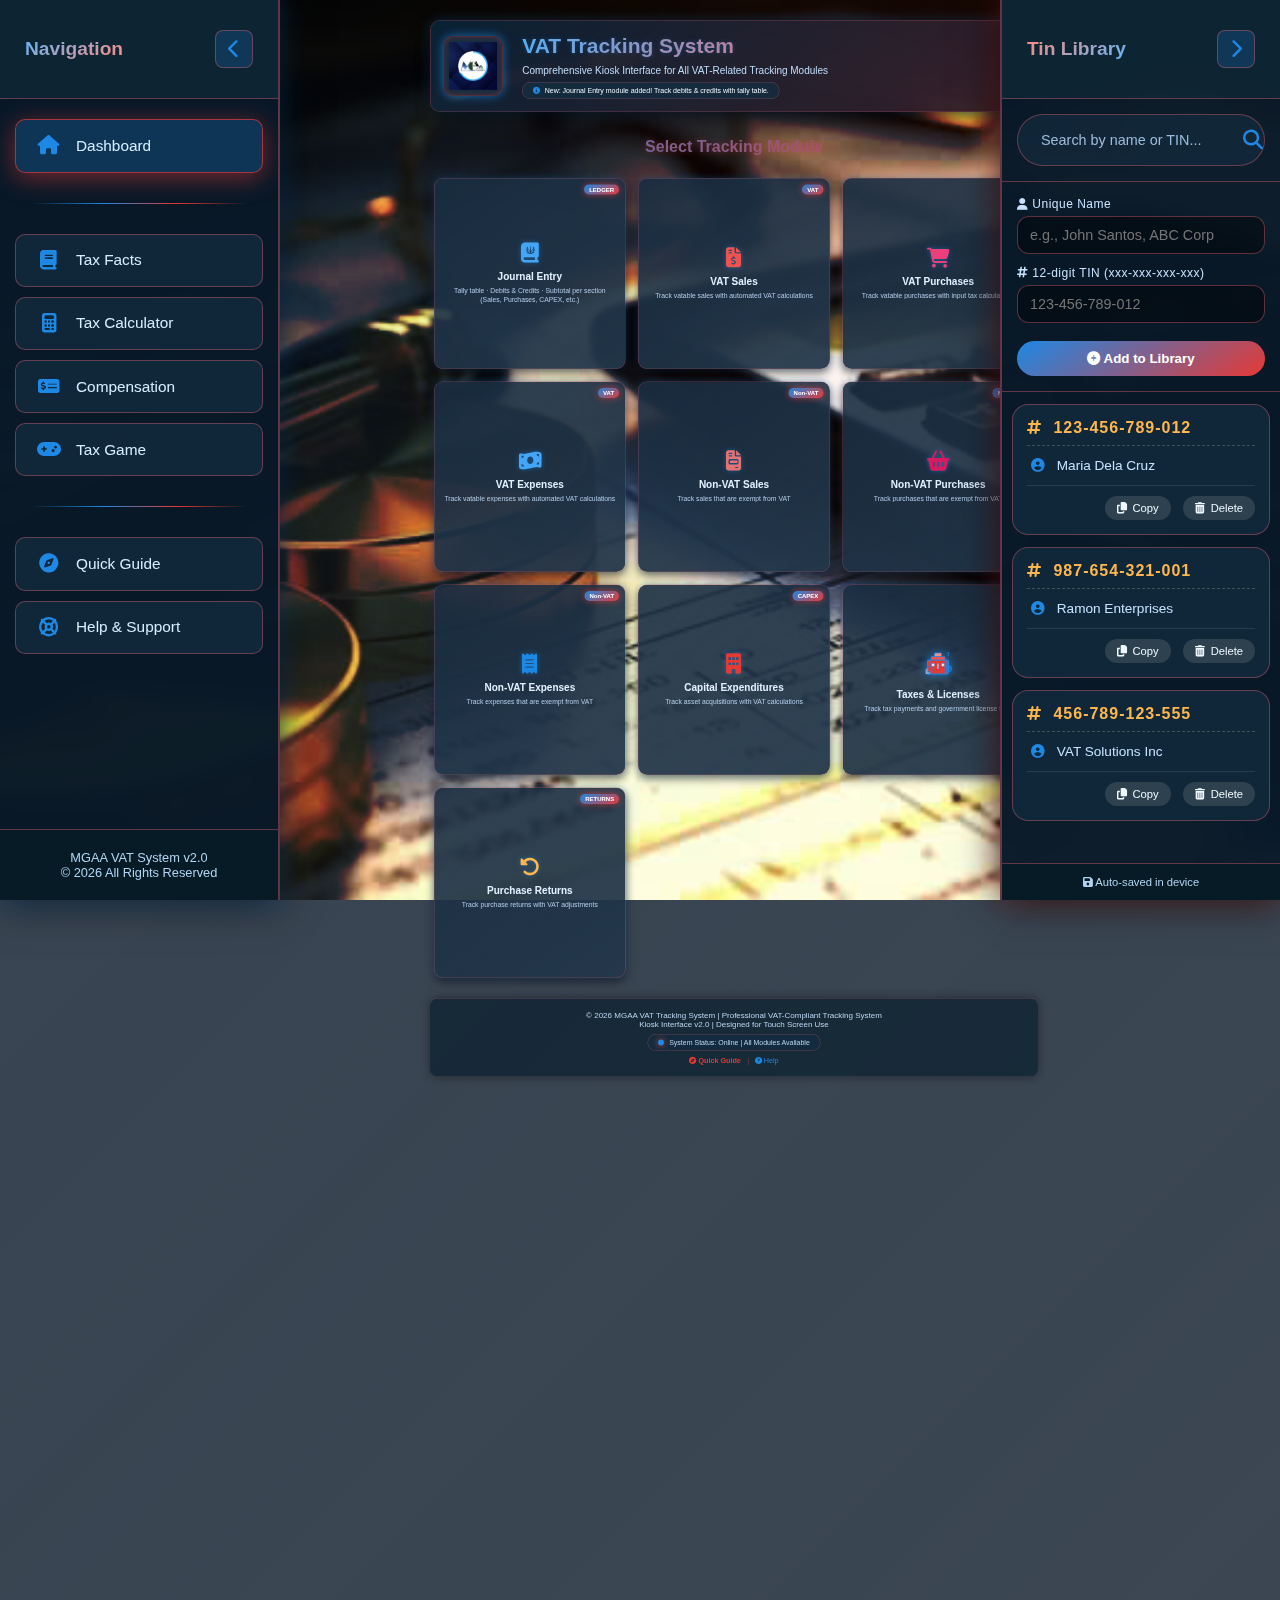
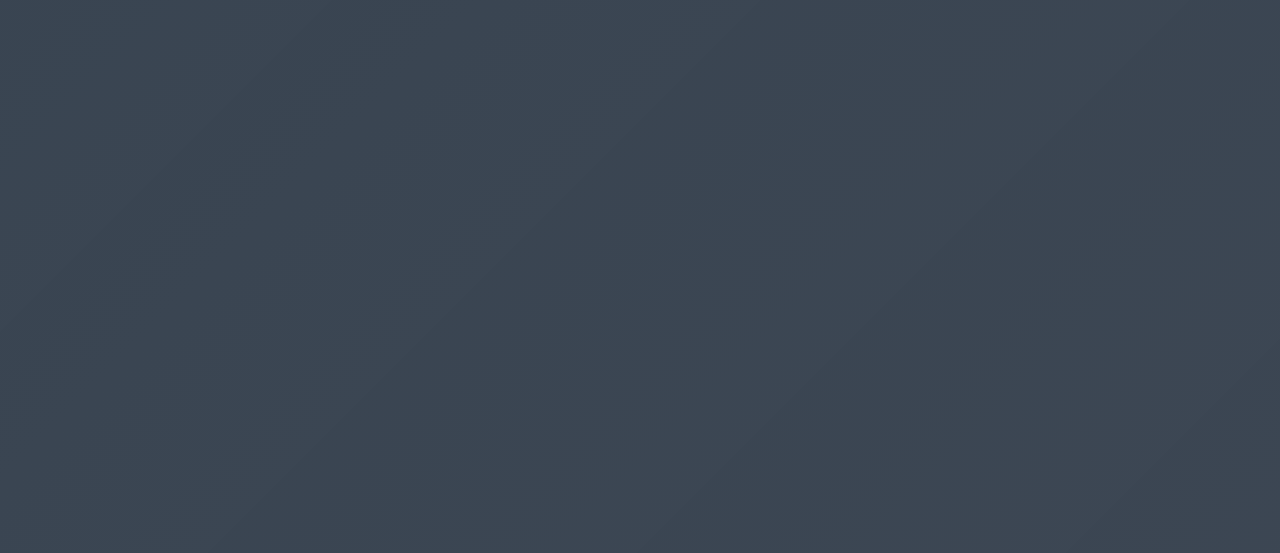
<file: index2.html>
<!DOCTYPE html>
<html lang="en">
<head>
    <meta charset="UTF-8">
    <meta name="viewport" content="width=device-width, initial-scale=1.0, maximum-scale=5.0, minimum-scale=0.5, user-scalable=yes">
    <title>VAT Tracking System - Kiosk Dashboard</title>
    <link rel="stylesheet" href="https://cdnjs.cloudflare.com/ajax/libs/font-awesome/6.4.0/css/all.min.css">
    <style>
        /* CSS Variables — BRIGHTER blue & red professional mix */
        :root {
            --base-font-size: 16px;
            --scale-factor: 1;
            --primary-blue: #1e88e5;
            --primary-red: #e53935;
            --accent-gradient: linear-gradient(145deg, #1e88e5, #e53935);
            --secondary-dark: #0f1e2f;
            --card-bg: rgba(25, 45, 65, 0.9);
            --header-bg: linear-gradient(135deg, rgba(10, 35, 55, 0.95) 0%, rgba(55, 30, 40, 0.98) 100%);
            --text-color: #f0f8ff;
            --text-secondary: #c6e2ff;
            --sidebar-bg: rgba(8, 24, 40, 0.98);
            --sidebar-width: 280px;
            --sidebar-collapsed-width: 80px;
            --glow-blue: rgba(30, 136, 229, 0.8);
            --glow-red: rgba(229, 57, 53, 0.8);
            --border-mix: rgba(230, 100, 120, 0.4);
        }
        
        * {
            margin: 0;
            padding: 0;
            box-sizing: border-box;
            font-family: 'Segoe UI', 'Arial', sans-serif;
        }
        
        html {
            font-size: calc(var(--base-font-size) * var(--scale-factor));
            overflow-x: hidden;
            min-height: 100%;
            scroll-behavior: smooth;
        }
        
        body {
            background: linear-gradient(135deg, rgba(11, 26, 42, 0.82), rgba(26, 38, 53, 0.85)), url('retro.jpg') center/cover no-repeat fixed;
            color: var(--text-color);
            min-height: 100vh;
            width: 100%;
            overflow-x: hidden;
            padding: clamp(10px, 2vw, 20px);
            position: relative;
            font-size: 1rem;
            display: flex;
            flex-direction: column;
            align-items: center;
            transition: margin-left 0.5s cubic-bezier(0.34, 1.56, 0.64, 1), margin-right 0.5s cubic-bezier(0.34, 1.56, 0.64, 1);
            opacity: 1;
            background-blend-mode: overlay;
            animation: fadeInPage 0.6s ease-out;
        }
        
        @keyframes fadeInPage {
            0% { opacity: 0; transform: translateY(10px); }
            100% { opacity: 1; transform: translateY(0); }
        }
        
        body.sidebar-expanded {
            margin-left: var(--sidebar-width);
        }
        
        .container {
            max-width: min(95vw, 1400px);
            margin: 0 auto;
            display: flex;
            flex-direction: column;
            min-height: calc(100vh - clamp(20px, 4vw, 40px));
            width: 100%;
            align-items: center;
            position: relative;
            transition: all 0.3s ease;
            transform: scale(0.5);
            transform-origin: top center;
            width: 200%;
            margin-left: auto;
            margin-right: auto;
            position: relative;
            left: -15%;
            opacity: 1;
            animation: containerScaleIn 0.8s cubic-bezier(0.34, 1.56, 0.64, 1) forwards;
        }
        
        @keyframes containerScaleIn {
            0% {
                transform: scale(0.4) translateY(20px);
                opacity: 0.8;
                left: -15%;
            }
            60% {
                transform: scale(0.52) translateY(0);
                opacity: 1;
            }
            100% {
                transform: scale(0.5) translateY(0);
                opacity: 1;
                left: -15%;
            }
        }
        
        .floating-toggle {
            position: fixed;
            left: 20px;
            top: 20px;
            width: clamp(45px, 4vw, 60px);
            height: clamp(45px, 4vw, 60px);
            background: var(--sidebar-bg);
            border: 2px solid var(--border-mix);
            border-radius: 10px;
            cursor: pointer;
            display: flex;
            align-items: center;
            justify-content: center;
            z-index: 999;
            transition: all 0.3s cubic-bezier(0.34, 1.56, 0.64, 1);
            box-shadow: 0 5px 20px rgba(0, 0, 0, 0.5), 0 0 15px rgba(30, 136, 229, 0.5);
            opacity: 1;
        }
        
        .floating-toggle:hover {
            background: rgba(30, 136, 229, 0.25);
            transform: scale(1.1) rotate(180deg);
            border-color: var(--primary-red);
        }
        
        .floating-toggle:hover i {
            transform: rotate(180deg);
        }

        .floating-toggle-right {
            position: fixed;
            right: 20px;
            top: 20px;
            width: clamp(45px, 4vw, 60px);
            height: clamp(45px, 4vw, 60px);
            background: var(--sidebar-bg);
            border: 2px solid var(--border-mix);
            border-radius: 10px;
            cursor: pointer;
            display: flex;
            align-items: center;
            justify-content: center;
            z-index: 999;
            transition: all 0.3s cubic-bezier(0.34, 1.56, 0.64, 1);
            box-shadow: 0 5px 20px rgba(0, 0, 0, 0.5), 0 0 15px rgba(229, 57, 53, 0.5);
            opacity: 1;
        }

        .floating-toggle-right:hover {
            background: rgba(229, 57, 53, 0.25);
            transform: scale(1.1) rotate(180deg);
            border-color: var(--primary-blue);
        }

        .floating-toggle-right:hover i {
            transform: rotate(180deg);
        }

        .floating-toggle-right i {
            font-size: clamp(1.25rem, 1.8vw, 1.5rem);
            background: linear-gradient(145deg, var(--primary-red), var(--primary-blue));
            -webkit-background-clip: text;
            -webkit-text-fill-color: transparent;
            transition: all 0.3s cubic-bezier(0.34, 1.56, 0.64, 1);
        }
        
        .sidebar {
            position: fixed;
            left: 0;
            top: 0;
            height: 100vh;
            width: var(--sidebar-width);
            background: var(--sidebar-bg);
            box-shadow: 0 0 clamp(25px, 3vw, 40px) rgba(0, 0, 0, 0.8), 
                        0 0 clamp(15px, 2vw, 25px) rgba(30, 136, 229, 0.4);
            border-right: 2px solid var(--border-mix);
            z-index: 1000;
            display: flex;
            flex-direction: column;
            transition: transform 0.6s cubic-bezier(0.34, 1.56, 0.64, 1);
            backdrop-filter: blur(10px);
            overflow: hidden;
            transform: translateX(-100%);
        }
        
        .sidebar.sidebar-visible {
            transform: translateX(0);
        }
        
        .sidebar.sidebar-collapsed {
            transform: translateX(-100%);
        }
        
        header {
            display: flex;
            align-items: center;
            text-align: left;
            padding: clamp(15px, 2vw, 25px);
            margin-bottom: clamp(15px, 2vw, 20px);
            background: var(--header-bg);
            border-radius: clamp(15px, 2vw, 20px);
            width: 100%;
            transition: all 0.3s cubic-bezier(0.4, 0, 0.2, 1);
            opacity: 1;
            box-shadow: 0 clamp(2px, 0.4vw, 4px) clamp(8px, 1vw, 12px) rgba(0, 0, 0, 0.4);
            border: 1px solid var(--border-mix);
        }
        
        .logo-container {
            width: clamp(80px, 12vw, 120px);
            height: clamp(80px, 12vw, 120px);
            margin: 0;
            margin-right: clamp(20px, 3vw, 40px);
            background: rgba(20, 45, 65, 0.9);
            border-radius: clamp(15px, 2vw, 20px);
            display: flex;
            align-items: center;
            justify-content: center;
            overflow: hidden;
            padding: clamp(5px, 1vw, 10px);
            flex-shrink: 0;
            opacity: 1;
            box-shadow: 0 0 clamp(5px, 1vw, 10px) rgba(30, 136, 229, 0.6);
            border: clamp(1px, 0.2vw, 2px) solid rgba(229, 57, 53, 0.3);
        }
        
        .logo-img {
            max-width: 100%;
            max-height: 100%;
            width: auto;
            height: auto;
            object-fit: contain;
            opacity: 1;
        }
        
        .grid-container {
            display: grid;
            grid-template-columns: repeat(3, 1fr);
            grid-template-rows: repeat(4, 1fr);
            gap: clamp(15px, 2vw, 25px);
            width: 100%;
            max-width: min(1200px, 95vw);
            aspect-ratio: 3 / 4;
            margin: 0 auto;
            opacity: 1;
        }
        
        .kiosk-button {
            background: linear-gradient(145deg, var(--card-bg) 0%, rgba(35, 55, 75, 0.95) 100%);
            border: none;
            border-radius: clamp(12px, 1.5vw, 18px);
            cursor: pointer;
            display: flex;
            flex-direction: column;
            align-items: center;
            justify-content: center;
            text-decoration: none;
            color: var(--text-color);
            position: relative;
            overflow: hidden;
            aspect-ratio: 1 / 1;
            width: 100%;
            height: 100%;
            padding: clamp(10px, 1.5vw, 20px);
            opacity: 1;
            transform: translateY(0) scale(1);
            box-shadow: 0 clamp(2px, 0.4vw, 4px) clamp(6px, 1vw, 10px) rgba(0, 0, 0, 0.4);
            border: clamp(1px, 0.15vw, 2px) solid var(--border-mix);
            transition: all 0.3s cubic-bezier(0.34, 1.56, 0.64, 1);
            animation: buttonFlowIn 0.7s cubic-bezier(0.2, 0.9, 0.3, 1.2) forwards;
            animation-delay: calc((var(--button-index) - 1) * 0.12s);
        }
        
        @keyframes buttonFlowIn {
            0% {
                opacity: 0.5;
                transform: scale(0.8) translateY(20px);
                filter: blur(2px);
            }
            40% {
                opacity: 1;
                transform: scale(1.05) translateY(-5px);
                filter: blur(0);
            }
            70% {
                transform: scale(0.98) translateY(2px);
            }
            100% {
                opacity: 1;
                transform: scale(1) translateY(0);
                filter: blur(0);
            }
        }
        
        .kiosk-button {
            opacity: 1 !important;
            visibility: visible !important;
        }
        
        .button-icon {
            font-size: clamp(1.5rem, 4vw, 2.5rem);
            margin-bottom: clamp(8px, 1.2vw, 15px);
            color: var(--primary-blue);
            line-height: 1;
            transition: all 0.3s ease;
            filter: drop-shadow(0 0 5px rgba(30,136,229,0.5));
        }
        
        .button-title {
            font-size: clamp(0.875rem, 2vw, 1.25rem);
            font-weight: 700;
            margin-bottom: clamp(4px, 0.8vw, 8px);
            color: #e2f0ff;
            line-height: 1.2;
            text-align: center;
            width: 100%;
            transition: all 0.3s ease;
        }
        
        .button-description {
            font-size: clamp(0.65rem, 1.2vw, 0.85rem);
            opacity: 0.85;
            line-height: 1.3;
            color: var(--text-secondary);
            text-align: center;
            width: 100%;
            display: -webkit-box;
            -webkit-line-clamp: 3;
            -webkit-box-orient: vertical;
            overflow: hidden;
            transition: all 0.3s ease;
        }
        
        .button-badge {
            position: absolute;
            top: clamp(8px, 1.2vw, 12px);
            right: clamp(8px, 1.2vw, 12px);
            background: linear-gradient(145deg, var(--primary-blue), var(--primary-red));
            color: white;
            font-size: clamp(0.65rem, 1.2vw, 0.75rem);
            font-weight: bold;
            padding: clamp(2px, 0.4vw, 4px) clamp(6px, 1vw, 10px);
            border-radius: clamp(12px, 1.5vw, 20px);
            line-height: 1;
            z-index: 2;
            opacity: 1;
            transition: all 0.3s ease;
            box-shadow: 0 0 12px rgba(229,57,53,0.7);
        }
        
        .kiosk-button:nth-child(1) { --button-index: 1; }
        .kiosk-button:nth-child(2) { --button-index: 2; }
        .kiosk-button:nth-child(3) { --button-index: 3; }
        .kiosk-button:nth-child(4) { --button-index: 4; }
        .kiosk-button:nth-child(5) { --button-index: 5; }
        .kiosk-button:nth-child(6) { --button-index: 6; }
        .kiosk-button:nth-child(7) { --button-index: 7; }
        .kiosk-button:nth-child(8) { --button-index: 8; }
        .kiosk-button:nth-child(9) { --button-index: 9; }
        .kiosk-button:nth-child(10) { --button-index: 10; }
        
        .header-text h1 {
            font-size: clamp(1.5rem, 4vw, 2.625rem);
            font-weight: 800;
            margin-bottom: clamp(5px, 1vw, 10px);
            background: linear-gradient(to right, #64b5f6, #ff6b6b);
            -webkit-background-clip: text;
            -webkit-text-fill-color: transparent;
            line-height: 1.2;
            opacity: 1;
            text-shadow: 0 0 10px rgba(30,136,229,0.3);
        }
        
        .header-text p {
            font-size: clamp(0.875rem, 2vw, 1.25rem);
            opacity: 0.95;
            color: var(--text-secondary);
            max-width: min(90vw, 800px);
            margin: 0;
            line-height: 1.4;
        }
        
        .dashboard-title {
            text-align: center;
            font-size: clamp(1.25rem, 3vw, 2rem);
            margin: clamp(20px, 3vw, 30px) 0;
            background: linear-gradient(145deg, var(--primary-blue), var(--primary-red));
            -webkit-background-clip: text;
            -webkit-text-fill-color: transparent;
            position: relative;
            padding-bottom: clamp(10px, 1.5vw, 15px);
            width: 100%;
            opacity: 1;
            text-shadow: 0 0 15px rgba(229,57,53,0.4);
        }
        
        .main-content {
            flex: 1;
            display: flex;
            flex-direction: column;
            width: 100%;
            align-items: center;
            transition: all 0.3s cubic-bezier(0.4, 0, 0.2, 1);
        }
        
        .footer {
            text-align: center;
            padding: clamp(15px, 2vw, 25px);
            margin-top: clamp(25px, 4vw, 40px);
            color: #b8d6f0;
            font-size: clamp(0.75rem, 1.5vw, 1rem);
            border-top: 1px solid var(--border-mix);
            background: rgba(15, 35, 50, 0.8);
            border-radius: clamp(10px, 1.5vw, 15px);
            box-shadow: 0 0 clamp(10px, 2vw, 20px) rgba(0, 0, 0, 0.4);
            flex-shrink: 0;
            width: 100%;
            opacity: 1;
        }
        
        .status-indicator {
            width: clamp(8px, 1.2vw, 12px);
            height: clamp(8px, 1.2vw, 12px);
            border-radius: 50%;
            background: var(--primary-blue);
            opacity: 1;
            animation: pulse 2s infinite;
            box-shadow: 0 0 12px var(--primary-red);
        }
        
        .system-status {
            display: inline-flex;
            align-items: center;
            gap: clamp(5px, 1vw, 10px);
            background: rgba(20, 45, 65, 0.8);
            padding: clamp(5px, 0.8vw, 8px) clamp(15px, 2vw, 20px);
            border-radius: clamp(15px, 2vw, 20px);
            margin-top: clamp(5px, 1vw, 10px);
            border: 1px solid var(--border-mix);
            font-size: clamp(0.75rem, 1.5vw, 0.875rem);
            opacity: 1;
        }
        
        @keyframes pulse {
            0%, 100% { opacity: 1; transform: scale(1); background: var(--primary-blue); }
            50% { opacity: 0.8; transform: scale(1.1); background: var(--primary-red); }
        }
        
        .kiosk-button {
            box-shadow: 0 clamp(4px, 0.8vw, 8px) clamp(12px, 1.5vw, 20px) rgba(0, 0, 0, 0.5), 
                        0 0 clamp(8px, 1.5vw, 15px) rgba(30, 136, 229, 0.3);
            border-color: var(--border-mix);
        }
        
        header {
            box-shadow: 0 clamp(5px, 1vw, 10px) clamp(15px, 2vw, 30px) rgba(0, 0, 0, 0.6), 
                        0 0 clamp(15px, 2vw, 30px) rgba(30, 136, 229, 0.25);
        }
        
        .logo-container {
            box-shadow: 0 0 clamp(10px, 2vw, 20px) rgba(30, 136, 229, 0.7), 
                        inset 0 0 clamp(8px, 1.5vw, 15px) rgba(229, 57, 53, 0.3);
        }
        
        .kiosk-button:hover, 
        .kiosk-button:focus {
            transform: translateY(clamp(-6px, -1vw, -10px)) scale(1.05) !important;
            box-shadow: 0 clamp(12px, 2vw, 20px) clamp(20px, 3vw, 35px) rgba(0, 0, 0, 0.7), 
                        0 0 clamp(20px, 3vw, 35px) rgba(30, 136, 229, 0.8),
                        0 0 clamp(20px, 3vw, 35px) rgba(229, 57, 53, 0.6) !important;
            border-color: rgba(229, 57, 53, 0.7) !important;
            outline: none;
        }
        
        .kiosk-button:hover .button-icon {
            transform: scale(1.2);
            text-shadow: 0 0 20px #1e88e5, 0 0 30px #e53935;
            color: #ffffff;
        }
        
        .kiosk-button:hover .button-title {
            color: #ffffff;
            text-shadow: 0 0 12px #1e88e5;
        }
        
        .sidebar-header {
            padding: clamp(20px, 2.5vw, 30px) clamp(15px, 2vw, 25px);
            border-bottom: 1px solid var(--border-mix);
            display: flex;
            align-items: center;
            justify-content: space-between;
            background: rgba(15, 40, 55, 0.8);
        }
        
        .sidebar-title {
            font-size: clamp(1rem, 1.5vw, 1.25rem);
            background: linear-gradient(145deg, #64b5f6, #ff8a80);
            -webkit-background-clip: text;
            -webkit-text-fill-color: transparent;
            font-weight: 700;
            white-space: nowrap;
        }
        
        .sidebar-toggle {
            background: rgba(30, 136, 229, 0.2);
            border: 1px solid var(--border-mix);
            color: var(--primary-blue);
            width: clamp(35px, 3vw, 45px);
            height: clamp(35px, 3vw, 45px);
            border-radius: 8px;
            cursor: pointer;
            display: flex;
            align-items: center;
            justify-content: center;
            transition: all 0.3s cubic-bezier(0.34, 1.56, 0.64, 1);
            font-size: clamp(1rem, 1.5vw, 1.25rem);
        }
        
        .sidebar-toggle:hover {
            background: rgba(229, 57, 53, 0.3);
            transform: rotate(180deg);
            color: var(--primary-red);
        }
        
        .sidebar-content {
            flex: 1;
            overflow-y: auto;
            padding: clamp(15px, 2vw, 20px) 0;
        }
        
        .sidebar-nav {
            display: flex;
            flex-direction: column;
            gap: clamp(5px, 0.8vw, 10px);
            padding: 0 clamp(10px, 1.5vw, 15px);
        }
        
        .sidebar-btn {
            display: flex;
            align-items: center;
            gap: clamp(12px, 1.5vw, 15px);
            padding: clamp(12px, 1.5vw, 16px) clamp(15px, 2vw, 20px);
            background: rgba(20, 45, 65, 0.7);
            border: 1px solid var(--border-mix);
            border-radius: 10px;
            color: var(--text-color);
            text-decoration: none;
            cursor: pointer;
            transition: all 0.3s cubic-bezier(0.34, 1.56, 0.64, 1);
            position: relative;
            overflow: hidden;
        }
        
        .sidebar-btn:hover {
            background: rgba(40, 70, 95, 0.8);
            border-color: rgba(229, 57, 53, 0.6);
            transform: translateX(8px);
            box-shadow: 0 5px 20px rgba(30, 136, 229, 0.5);
        }
        
        .sidebar-btn.active {
            background: rgba(30, 136, 229, 0.25);
            border-color: rgba(229, 57, 53, 0.7);
            box-shadow: 0 5px 25px rgba(229, 57, 53, 0.5);
        }
        
        .sidebar-btn i {
            font-size: clamp(1rem, 1.5vw, 1.25rem);
            color: var(--primary-blue);
            width: clamp(20px, 2.5vw, 25px);
            text-align: center;
            transition: all 0.3s cubic-bezier(0.34, 1.56, 64, 1);
        }
        
        .sidebar-btn:hover i {
            transform: scale(1.2);
            color: var(--primary-red);
        }
        
        .sidebar-btn-text {
            font-size: clamp(0.85rem, 1.2vw, 1rem);
            font-weight: 500;
            white-space: nowrap;
            color: #d4edff;
        }
        
        .sidebar-divider {
            height: 1px;
            background: linear-gradient(90deg, transparent, var(--primary-blue), var(--primary-red), transparent);
            margin: clamp(15px, 2vw, 20px) clamp(10px, 1.5vw, 15px);
        }
        
        .sidebar-footer {
            padding: clamp(15px, 2vw, 20px);
            border-top: 1px solid var(--border-mix);
            text-align: center;
            font-size: clamp(0.75rem, 1vw, 0.85rem);
            color: #b0d4f0;
            background: rgba(8, 28, 40, 0.9);
        }
        
        .sidebar.sidebar-collapsed .sidebar-btn-text {
            display: none;
        }
        
        .sidebar.sidebar-collapsed .sidebar-title {
            display: none;
        }
        
        .sidebar.sidebar-collapsed {
            width: var(--sidebar-collapsed-width);
        }
        
        .sidebar.sidebar-collapsed .sidebar-btn {
            justify-content: center;
            padding: clamp(12px, 1.5vw, 16px);
        }
        
        .sidebar.sidebar-collapsed .sidebar-toggle i {
            transform: rotate(180deg);
        }
        
        .sidebar.sidebar-collapsed .sidebar-header {
            justify-content: center;
            padding: 15px;
        }
        
        .floating-toggle i {
            font-size: clamp(1.25rem, 1.8vw, 1.5rem);
            background: linear-gradient(145deg, var(--primary-blue), var(--primary-red));
            -webkit-background-clip: text;
            -webkit-text-fill-color: transparent;
            transition: all 0.3s cubic-bezier(0.34, 1.56, 0.64, 1);
        }
        
        body::before {
            content: '';
            position: fixed;
            top: 0;
            left: 0;
            width: 100%;
            height: 100%;
            background: radial-gradient(circle at 20% 50%, rgba(30, 136, 229, 0.12) 0%, transparent 50%),
                        radial-gradient(circle at 80% 20%, rgba(229, 57, 53, 0.08) 0%, transparent 50%);
            z-index: -1;
            pointer-events: none;
            animation: subtleGlow 6s ease-in-out infinite;
        }
        
        @keyframes subtleGlow {
            0%, 100% { opacity: 1; }
            50% { opacity: 0.7; }
        }
        
        .kiosk-button::before {
            content: '';
            position: absolute;
            top: 0;
            left: 0;
            width: 100%;
            height: 100%;
            background: linear-gradient(135deg, rgba(30, 136, 229, 0.15) 0%, rgba(229, 57, 53, 0.1) 100%);
            opacity: 0;
            transition: opacity 0.3s cubic-bezier(0.4, 0, 0.2, 1);
        }
        
        .kiosk-button:hover::before {
            opacity: 1;
        }
        
        .kiosk-button:active {
            transform: translateY(clamp(-2px, -0.4vw, -4px)) scale(1.02);
            transition: transform 0.1s ease;
        }
        
        .button-content {
            display: flex;
            flex-direction: column;
            align-items: center;
            justify-content: center;
            width: 100%;
            height: 100%;
            text-align: center;
        }
        
        .kiosk-button:nth-child(1) .button-icon { color: #42a5f5; }
        .kiosk-button:nth-child(2) .button-icon { color: #ef5350; }
        .kiosk-button:nth-child(3) .button-icon { color: #ec407a; }
        .kiosk-button:nth-child(4) .button-icon { color: #42a5f5; }
        .kiosk-button:nth-child(5) .button-icon { color: #e57373; }
        .kiosk-button:nth-child(6) .button-icon { color: #d81b60; }
        .kiosk-button:nth-child(7) .button-icon { color: #1e88e5; }
        .kiosk-button:nth-child(8) .button-icon { color: #e53935; }
        .kiosk-button:nth-child(9) .button-icon { color: #d81b60; }
        .kiosk-button:nth-child(10) .button-icon { color: #ffb74d; }
        
        .kiosk-button::after {
            content: '';
            position: absolute;
            top: 0;
            left: -100%;
            width: 100%;
            height: 100%;
            background: linear-gradient(90deg, transparent, rgba(30, 136, 229, 0.2), rgba(229, 57, 53, 0.15), transparent);
            transition: left 0.7s;
            pointer-events: none;
            z-index: 2;
        }

        .kiosk-button:hover::after {
            left: 100%;
        }
        
        .tax-license-icon-container {
            width: clamp(50px, 8vw, 70px);
            height: clamp(50px, 8vw, 70px);
            margin-bottom: clamp(8px, 1.2vw, 15px);
            display: flex;
            align-items: center;
            justify-content: center;
            position: relative;
        }
        
        .tax-license-icon {
            width: 100%;
            height: 100%;
            object-fit: contain;
            filter: drop-shadow(0 0 8px rgba(30,136,229,0.8));
            transition: all 0.3s cubic-bezier(0.34, 1.56, 0.64, 1);
        }
        
        .kiosk-button:nth-child(8):hover .tax-license-icon {
            filter: drop-shadow(0 0 18px rgba(229,57,53,0.9));
            transform: scale(1.15);
        }
        
        @media (max-width: 1024px) {
            .grid-container { max-width: min(800px, 95vw); }
            .button-description { -webkit-line-clamp: 2; }
            .sidebar { width: 250px; }
        }
        @media (max-width: 768px) {
            .grid-container { grid-template-columns: repeat(2, 1fr); grid-template-rows: repeat(5, 1fr); aspect-ratio: 2 / 2.5; }
            .button-description { display: none; }
        }
        @media (max-width: 480px) {
            .grid-container { grid-template-columns: 1fr; grid-template-rows: repeat(10, 1fr); aspect-ratio: 1 / 4; }
        }

        /* Right Sidebar - TIN LIBRARY */
        .right-sidebar {
            position: fixed;
            right: 0;
            top: 0;
            height: 100vh;
            width: var(--sidebar-width);
            background: var(--sidebar-bg);
            box-shadow: 0 0 clamp(25px, 3vw, 40px) rgba(0, 0, 0, 0.8), 0 0 clamp(15px, 2vw, 25px) rgba(229, 57, 53, 0.4);
            border-left: 2px solid var(--border-mix);
            z-index: 1000;
            display: flex;
            flex-direction: column;
            transition: transform 0.6s cubic-bezier(0.34, 1.56, 0.64, 1);
            backdrop-filter: blur(10px);
            overflow: hidden;
            transform: translateX(100%);
        }

        .right-sidebar.right-sidebar-visible {
            transform: translateX(0);
        }

        .right-sidebar.right-sidebar-collapsed {
            transform: translateX(100%);
        }

        .right-sidebar-header {
            padding: clamp(20px, 2.5vw, 30px) clamp(15px, 2vw, 25px);
            border-bottom: 1px solid var(--border-mix);
            display: flex;
            align-items: center;
            justify-content: space-between;
            background: rgba(15, 40, 55, 0.8);
        }

        .right-sidebar-toggle {
            background: rgba(30, 136, 229, 0.2);
            border: 1px solid var(--border-mix);
            color: var(--primary-blue);
            width: clamp(35px, 3vw, 45px);
            height: clamp(35px, 3vw, 45px);
            border-radius: 8px;
            cursor: pointer;
            display: flex;
            align-items: center;
            justify-content: center;
            transition: all 0.3s cubic-bezier(0.34, 1.56, 0.64, 1);
            font-size: clamp(1rem, 1.5vw, 1.25rem);
        }

        .right-sidebar-toggle:hover {
            background: rgba(229, 57, 53, 0.3);
            transform: rotate(180deg);
            color: var(--primary-red);
        }

        .tin-search-area {
            padding: 15px;
            border-bottom: 1px solid var(--border-mix);
        }
        
        .tin-search-box {
            display: flex;
            align-items: center;
            background: rgba(20, 45, 65, 0.6);
            border-radius: 40px;
            padding: 5px 15px;
            border: 1px solid var(--border-mix);
            transition: all 0.2s ease;
        }
        
        .tin-search-box:focus-within {
            border-color: var(--primary-blue);
            box-shadow: 0 0 8px rgba(30,136,229,0.5);
        }
        
        .tin-search-box input {
            flex: 1;
            background: transparent;
            border: none;
            padding: 12px 8px;
            color: white;
            font-size: 0.9rem;
            outline: none;
        }
        
        .tin-search-box input::placeholder {
            color: #9bbcdb;
        }
        
        .search-icon-btn {
            background: transparent;
            border: none;
            color: var(--primary-blue);
            font-size: 1.25rem;
            cursor: pointer;
            padding: 8px 5px 8px 8px;
            border-radius: 50%;
            transition: all 0.2s ease;
            display: flex;
            align-items: center;
            justify-content: center;
        }
        
        .search-icon-btn:hover {
            color: var(--primary-red);
            transform: scale(1.1);
            background: rgba(229,57,53,0.15);
        }
        
        .tin-add-section {
            padding: 15px;
            border-bottom: 1px solid var(--border-mix);
            display: flex;
            flex-direction: column;
            gap: 12px;
        }
        
        .tin-input-group {
            display: flex;
            flex-direction: column;
            gap: 5px;
        }
        
        .tin-input-group label {
            font-size: 0.75rem;
            color: var(--text-secondary);
            letter-spacing: 0.5px;
        }
        
        .tin-input-group input {
            background: rgba(0, 0, 0, 0.4);
            border: 1px solid var(--border-mix);
            padding: 10px 12px;
            border-radius: 12px;
            color: white;
            font-size: 0.9rem;
            outline: none;
            transition: 0.2s;
        }
        
        .tin-input-group input:focus {
            border-color: var(--primary-blue);
            box-shadow: 0 0 8px var(--glow-blue);
        }
        
        .add-tin-btn {
            background: linear-gradient(145deg, #1e88e5, #e53935);
            border: none;
            padding: 10px;
            border-radius: 40px;
            color: white;
            font-weight: bold;
            cursor: pointer;
            transition: all 0.2s;
            margin-top: 6px;
        }
        
        .add-tin-btn:hover {
            transform: translateY(-2px);
            box-shadow: 0 5px 15px rgba(229,57,53,0.5);
        }
        
        .tin-list-container {
            flex: 1;
            overflow-y: auto;
            padding: 12px 10px;
            display: flex;
            flex-direction: column;
            gap: 12px;
        }
        
        .tin-card {
            background: rgba(20, 45, 65, 0.7);
            border-radius: 16px;
            padding: 14px;
            border: 1px solid var(--border-mix);
            transition: all 0.2s;
            backdrop-filter: blur(4px);
        }
        
        .tin-card:hover {
            background: rgba(40, 70, 95, 0.9);
            transform: translateX(-4px);
            border-color: var(--primary-red);
        }
        
        .tin-number {
            font-family: monospace;
            font-size: 1rem;
            font-weight: bold;
            letter-spacing: 1px;
            color: #ffb74d;
            display: flex;
            justify-content: space-between;
            align-items: center;
            margin-bottom: 12px;
            padding-bottom: 8px;
            border-bottom: 1px dashed rgba(255,255,200,0.2);
        }
        
        .tin-number span i {
            margin-right: 6px;
        }
        
        .tin-name {
            font-size: 0.85rem;
            color: var(--text-secondary);
            margin-bottom: 12px;
            word-break: break-word;
            padding-left: 4px;
        }
        
        .tin-name i {
            margin-right: 8px;
            color: var(--primary-blue);
        }
        
        .tin-actions-row {
            display: flex;
            gap: 12px;
            justify-content: flex-end;
            margin-top: 6px;
            border-top: 1px solid rgba(255,255,240,0.1);
            padding-top: 10px;
        }
        
        .copy-icon, .delete-icon {
            background: rgba(255,255,240,0.12);
            padding: 6px 12px;
            border-radius: 24px;
            font-size: 0.7rem;
            cursor: pointer;
            transition: all 0.2s ease;
            display: inline-flex;
            align-items: center;
            gap: 6px;
            font-weight: 500;
        }
        
        .copy-icon:hover {
            background: var(--primary-blue);
            color: white;
            transform: scale(1.02);
        }
        
        .delete-icon:hover {
            background: var(--primary-red);
            color: white;
            transform: scale(1.02);
        }
        
        .copy-icon i, .delete-icon i {
            font-size: 0.7rem;
        }
        
        .empty-message {
            text-align: center;
            color: #9bbcdb;
            padding: 30px 15px;
            font-style: italic;
            font-size: 0.85rem;
        }
        
        .tin-list-container::-webkit-scrollbar {
            width: 6px;
        }
        
        .tin-list-container::-webkit-scrollbar-track {
            background: rgba(0,0,0,0.3);
            border-radius: 10px;
        }
        
        .tin-list-container::-webkit-scrollbar-thumb {
            background: var(--primary-red);
            border-radius: 10px;
        }
        
        body.sidebar-right-expanded {
            margin-right: var(--sidebar-width);
        }
        
        @keyframes fadeOut {
            0% { opacity: 1; transform: translateY(0); }
            70% { opacity: 0.8; }
            100% { opacity: 0; transform: translateY(10px); visibility: hidden; }
        }
        
        /* Music control button */
        .music-control {
            position: fixed;
            bottom: 20px;
            left: 20px;
            width: 40px;
            height: 40px;
            background: rgba(0,0,0,0.6);
            border-radius: 50%;
            display: flex;
            align-items: center;
            justify-content: center;
            cursor: pointer;
            z-index: 998;
            backdrop-filter: blur(4px);
            border: 1px solid var(--border-mix);
            transition: all 0.2s ease;
        }
        
        .music-control:hover {
            transform: scale(1.1);
            background: rgba(30,136,229,0.4);
        }
        
        .music-control i {
            color: white;
            font-size: 1.2rem;
        }
    </style>
</head>
<body id="mainBody">
    <div class="floating-toggle" id="floatingToggle">
        <i class="fas fa-bars"></i>
    </div>
    <div class="floating-toggle-right" id="floatingToggleRight">
        <i class="fas fa-id-card"></i>
    </div>
    
    <div class="sidebar" id="sidebar">
        <div class="sidebar-header">
            <h2 class="sidebar-title">Navigation</h2>
            <button class="sidebar-toggle" id="sidebarToggle">
                <i class="fas fa-chevron-left"></i>
            </button>
        </div>
        <div class="sidebar-content">
            <nav class="sidebar-nav">
                <a href="index2.html" class="sidebar-btn active"><i class="fas fa-home"></i><span class="sidebar-btn-text">Dashboard</span></a>
                <div class="sidebar-divider"></div>
                <a href="tax_facts.html" class="sidebar-btn"><i class="fas fa-book"></i><span class="sidebar-btn-text">Tax Facts</span></a>
                <a href="tax_calculator.html" class="sidebar-btn"><i class="fas fa-calculator"></i><span class="sidebar-btn-text">Tax Calculator</span></a>
                <a href="compensation.html" class="sidebar-btn"><i class="fas fa-money-check-alt"></i><span class="sidebar-btn-text">Compensation</span></a>
                <a href="tax_game.html" class="sidebar-btn"><i class="fas fa-gamepad"></i><span class="sidebar-btn-text">Tax Game</span></a>
                <div class="sidebar-divider"></div>
                <a href="quick_guide.html" class="sidebar-btn"><i class="fas fa-compass"></i><span class="sidebar-btn-text">Quick Guide</span></a>
                <a href="#" class="sidebar-btn" id="helpBtn"><i class="fas fa-life-ring"></i><span class="sidebar-btn-text">Help & Support</span></a>
            </nav>
        </div>
        <div class="sidebar-footer"><p>MGAA VAT System v2.0</p><p>© 2026 All Rights Reserved</p></div>
    </div>

    <!-- RIGHT SIDEBAR - TIN LIBRARY -->
    <div class="right-sidebar" id="rightSidebar">
        <div class="right-sidebar-header">
            <h2 class="sidebar-title" style="background: linear-gradient(145deg, #ff8a80, #64b5f6); -webkit-background-clip:text;">Tin Library</h2>
            <button class="right-sidebar-toggle" id="rightSidebarToggle"><i class="fas fa-chevron-right"></i></button>
        </div>
        
        <div class="tin-search-area">
            <div class="tin-search-box">
                <input type="text" id="tinSearchInput" placeholder="Search by name or TIN..." autocomplete="off">
                <button class="search-icon-btn" id="searchTinBtn" aria-label="Search"><i class="fas fa-search"></i></button>
            </div>
        </div>
        
        <div class="tin-add-section">
            <div class="tin-input-group"><label><i class="fas fa-user"></i> Unique Name</label><input type="text" id="tinNameInput" placeholder="e.g., John Santos, ABC Corp" autocomplete="off"></div>
            <div class="tin-input-group"><label><i class="fas fa-hashtag"></i> 12-digit TIN (xxx-xxx-xxx-xxx)</label><input type="text" id="tinNumberInput" placeholder="123-456-789-012" maxlength="15" autocomplete="off"></div>
            <button class="add-tin-btn" id="addTinBtn"><i class="fas fa-plus-circle"></i> Add to Library</button>
        </div>
        
        <div class="tin-list-container" id="tinListContainer"><div class="empty-message"><i class="fas fa-database"></i> No TINs saved. Add your first TIN above.</div></div>
        <div class="sidebar-footer" style="padding:12px; font-size:0.7rem; text-align:center;"><i class="fas fa-save"></i> Auto-saved in device</div>
    </div>

    <!-- MUSIC CONTROL BUTTON -->
    <div class="music-control" id="musicControl" title="Toggle Music">
        <i class="fas fa-music"></i>
    </div>

    <div class="container">
        <header>
            <div class="logo-container"><img src="MGAALogo.jpg" alt="MGAA Logo" class="logo-img" id="logoImage"></div>
            <div class="header-text"><h1>VAT Tracking System</h1><p>Comprehensive Kiosk Interface for All VAT-Related Tracking Modules</p>
                <div class="system-status" style="margin-top: 10px;"><i class="fas fa-info-circle" style="color: var(--primary-blue);"></i><span>New: Journal Entry module added! Track debits & credits with tally table.</span></div>
            </div>
        </header>
        <div class="main-content"><h2 class="dashboard-title">Select Tracking Module</h2>
            <div class="grid-container" id="gridContainer">
                <!-- NEW JOURNAL ENTRY BUTTON - KIOSK BUTTON -->
                <a href="journal_entry.html" class="kiosk-button" style="--button-index: 1;">
                    <div class="button-content">
                        <div class="button-icon"><i class="fas fa-journal-whills"></i></div>
                        <div class="button-title">Journal Entry</div>
                        <div class="button-description">Tally table · Debits & Credits · Subtotal per section (Sales, Purchases, CAPEX, etc.)</div>
                    </div>
                    <div class="button-badge">LEDGER</div>
                </a>
                <a href="vatable_sales.html" class="kiosk-button vat-button" style="--button-index: 2;"><div class="button-content"><div class="button-icon"><i class="fas fa-file-invoice-dollar"></i></div><div class="button-title">VAT Sales</div><div class="button-description">Track vatable sales with automated VAT calculations</div></div><div class="button-badge">VAT</div></a>
                <a href="vatable_purchases.html" class="kiosk-button vat-button" style="--button-index: 3;"><div class="button-content"><div class="button-icon"><i class="fas fa-shopping-cart"></i></div><div class="button-title">VAT Purchases</div><div class="button-description">Track vatable purchases with input tax calculations</div></div><div class="button-badge">VAT</div></a>
                <a href="vatable_expenses.html" class="kiosk-button vat-button" style="--button-index: 4;"><div class="button-content"><div class="button-icon"><i class="fas fa-money-bill-wave"></i></div><div class="button-title">VAT Expenses</div><div class="button-description">Track vatable expenses with automated VAT calculations</div></div><div class="button-badge">VAT</div></a>
                <a href="non_vat_sales.html" class="kiosk-button non-vat-button" style="--button-index: 5;"><div class="button-content"><div class="button-icon"><i class="fas fa-file-invoice"></i></div><div class="button-title">Non-VAT Sales</div><div class="button-description">Track sales that are exempt from VAT</div></div><div class="button-badge">Non-VAT</div></a>
                <a href="non_vat_purchases.html" class="kiosk-button non-vat-button" style="--button-index: 6;"><div class="button-content"><div class="button-icon"><i class="fas fa-shopping-basket"></i></div><div class="button-title">Non-VAT Purchases</div><div class="button-description">Track purchases that are exempt from VAT</div></div><div class="button-badge">Non-VAT</div></a>
                <a href="non_vat_expenses.html" class="kiosk-button non-vat-button" style="--button-index: 7;"><div class="button-content"><div class="button-icon"><i class="fas fa-receipt"></i></div><div class="button-title">Non-VAT Expenses</div><div class="button-description">Track expenses that are exempt from VAT</div></div><div class="button-badge">Non-VAT</div></a>
                <a href="capex.html" class="kiosk-button other-button" style="--button-index: 8;"><div class="button-content"><div class="button-icon"><i class="fas fa-building"></i></div><div class="button-title">Capital Expenditures</div><div class="button-description">Track asset acquisitions with VAT calculations</div></div><div class="button-badge">CAPEX</div></a>
                <a href="taxes_licenses.html" class="kiosk-button other-button" style="--button-index: 9;"><div class="button-content"><div class="tax-license-icon-container"><svg class="tax-license-icon" viewBox="0 0 100 100" fill="none" xmlns="http://www.w3.org/2000/svg"><rect x="20" y="40" width="60" height="40" rx="5" fill="#e53935" stroke="#1e88e5" stroke-width="3"/><rect x="30" y="30" width="40" height="10" rx="3" fill="#ef5350" stroke="#1e88e5" stroke-width="2"/><rect x="40" y="20" width="20" height="10" rx="3" fill="#ff8a80" stroke="#1e88e5" stroke-width="2"/><rect x="25" y="40" width="5" height="40" fill="#e53935" stroke="#1e88e5" stroke-width="2"/><rect x="70" y="40" width="5" height="40" fill="#e53935" stroke="#1e88e5" stroke-width="2"/><rect x="48" y="50" width="4" height="15" rx="1" fill="#ffcdd2" stroke="#1e88e5" stroke-width="1"/><rect x="32" y="50" width="8" height="8" rx="1" fill="#ffebee" stroke="#1e88e5" stroke-width="1"/><rect x="60" y="50" width="8" height="8" rx="1" fill="#ffebee" stroke="#1e88e5" stroke-width="1"/><rect x="15" y="65" width="12" height="15" rx="2" fill="#ffcdd2" stroke="#1e88e5" stroke-width="2"/><rect x="18" y="62" width="12" height="15" rx="2" fill="#ef9a9a" stroke="#1e88e5" stroke-width="2"/><rect x="21" y="59" width="12" height="15" rx="2" fill="#e53935" stroke="#1e88e5" stroke-width="2"/><circle cx="80" cy="65" r="8" fill="none" stroke="#1e88e5" stroke-width="3"/><path d="M77 65 L80 68 L83 62" stroke="#1e88e5" stroke-width="3" fill="none"/><path d="M80 25 L82 27 L80 29 L78 27 Z" fill="#1e88e5"/><text x="80" y="25" text-anchor="middle" fill="#1e88e5" font-size="8" font-weight="bold">₱</text></svg></div><div class="button-title">Taxes & Licenses</div><div class="button-description">Track tax payments and government license fees</div></div><div class="button-badge">GOV</div></a>
                <a href="purchase_returns.html" class="kiosk-button other-button" style="--button-index: 10;"><div class="button-content"><div class="button-icon"><i class="fas fa-undo-alt"></i></div><div class="button-title">Purchase Returns</div><div class="button-description">Track purchase returns with VAT adjustments</div></div><div class="button-badge">RETURNS</div></a>
            </div>
        </div>
        <div class="footer"><p>© 2026 MGAA VAT Tracking System | Professional VAT-Compliant Tracking System</p><p>Kiosk Interface v2.0 | Designed for Touch Screen Use</p>
            <div class="system-status"><div class="status-indicator"></div><span id="statusText">System Status: Online | All Modules Available</span></div>
            <div style="margin-top: 10px; font-size: 0.9rem;"><a href="quick_guide.html" style="color: var(--primary-red); text-decoration: none; font-weight: 600;"><i class="fas fa-compass"></i> Quick Guide</a> <span style="margin: 0 10px; color: var(--border-mix);">|</span><a href="#" id="helpLink" style="color: var(--primary-blue); text-decoration: none;"><i class="fas fa-question-circle"></i> Help</a></div>
        </div>
    </div>

    <script>
        document.addEventListener('DOMContentLoaded', function() {
            // ========== MUSIC PLAYER ==========
            let audioPlayer = null;
            let isMusicPlaying = false;
            const musicControl = document.getElementById('musicControl');
            const musicIcon = musicControl ? musicControl.querySelector('i') : null;
            
            function initMusic() {
                audioPlayer = new Audio('startup.mp3');
                audioPlayer.loop = false;
                audioPlayer.volume = 0.4;
            }
            
            function playMusic() {
                if (!audioPlayer) initMusic();
                audioPlayer.play().then(() => {
                    isMusicPlaying = true;
                    if (musicIcon) {
                        musicIcon.classList.remove('fa-music');
                        musicIcon.classList.add('fa-stop');
                    }
                }).catch(e => console.log("Music play failed:", e));
            }
            
            function stopMusic() {
                if (audioPlayer) {
                    audioPlayer.pause();
                    isMusicPlaying = false;
                    if (musicIcon) {
                        musicIcon.classList.remove('fa-stop');
                        musicIcon.classList.add('fa-music');
                    }
                }
            }
            
            function toggleMusic() {
                if (isMusicPlaying) {
                    stopMusic();
                } else {
                    playMusic();
                }
            }
            
            if (musicControl) {
                musicControl.addEventListener('click', toggleMusic);
                setTimeout(() => {
                    playMusic();
                }, 500);
            }
            
            // ========== SIDEBAR LOGIC ==========
            const logoImage = document.getElementById('logoImage');
            const sidebar = document.getElementById('sidebar');
            const sidebarToggle = document.getElementById('sidebarToggle');
            const floatingToggle = document.getElementById('floatingToggle');
            const body = document.getElementById('mainBody');
            const helpLink = document.getElementById('helpLink');
            
            if(helpLink) helpLink.addEventListener('click', (e) => { e.preventDefault(); window.location.href = 'quick_guide.html'; });
            
            let isSidebarOpen = false;
            function setBodyMargin() { isSidebarOpen ? body.classList.add('sidebar-expanded') : body.classList.remove('sidebar-expanded'); }
            function toggleSidebar() { isSidebarOpen = !isSidebarOpen; if(isSidebarOpen) { sidebar.classList.remove('sidebar-collapsed'); sidebar.classList.add('sidebar-visible'); } else { sidebar.classList.remove('sidebar-visible'); sidebar.classList.add('sidebar-collapsed'); } setBodyMargin(); }
            if(sidebarToggle) sidebarToggle.addEventListener('click', toggleSidebar);
            if(floatingToggle) floatingToggle.addEventListener('click', toggleSidebar);
            
            setTimeout(() => { isSidebarOpen = true; sidebar.classList.add('sidebar-visible'); setBodyMargin(); }, 200);
            
            if(logoImage) logoImage.onerror = function() { this.src = 'https://via.placeholder.com/150/1e88e5/ffffff?text=MGAA'; };
            
            // ========== TIN LIBRARY ==========
            let tinEntries = [];
            function loadTinLibrary() {
                const stored = localStorage.getItem('tin_library_data');
                if(stored) { try { tinEntries = JSON.parse(stored); } catch(e) { tinEntries = []; } }
                if(!tinEntries || !tinEntries.length) {
                    tinEntries = [
                        { id: Date.now()+1, name: "Maria Dela Cruz", tin: "123-456-789-012" },
                        { id: Date.now()+2, name: "Ramon Enterprises", tin: "987-654-321-001" },
                        { id: Date.now()+3, name: "VAT Solutions Inc", tin: "456-789-123-555" }
                    ];
                    saveTinLibrary();
                }
                renderTinList();
            }
            function saveTinLibrary() { localStorage.setItem('tin_library_data', JSON.stringify(tinEntries)); }
            function addTinEntry(name, tinRaw) {
                let cleanTin = tinRaw.replace(/-/g, '');
                if(cleanTin.length !== 12 || !/^\d+$/.test(cleanTin)) { alert("Invalid TIN: Must be exactly 12 digits (xxx-xxx-xxx-xxx)"); return false; }
                const formattedTin = cleanTin.slice(0,3)+'-'+cleanTin.slice(3,6)+'-'+cleanTin.slice(6,9)+'-'+cleanTin.slice(9,12);
                const nameTrim = name.trim();
                if(nameTrim === "") { alert("Please enter a unique name."); return false; }
                if(tinEntries.some(entry => entry.name.toLowerCase() === nameTrim.toLowerCase())) { alert("Name already exists!"); return false; }
                tinEntries.push({ id: Date.now(), name: nameTrim, tin: formattedTin });
                saveTinLibrary();
                renderTinList();
                return true;
            }
            
            function renderTinList(filterText = "") {
                const container = document.getElementById('tinListContainer');
                if(!container) return;
                let filtered = [...tinEntries];
                if(filterText && filterText.trim() !== "") {
                    const lowerFilter = filterText.toLowerCase();
                    filtered = tinEntries.filter(entry => 
                        entry.name.toLowerCase().includes(lowerFilter) || 
                        entry.tin.includes(lowerFilter)
                    );
                }
                if(filtered.length === 0) {
                    container.innerHTML = `<div class="empty-message"><i class="fas fa-search"></i> No matching TIN entries.</div>`;
                    return;
                }
                container.innerHTML = filtered.map(entry => `
                    <div class="tin-card" data-id="${entry.id}">
                        <div class="tin-number"><span><i class="fas fa-hashtag" style="color:#ffb74d;"></i> ${escapeHtml(entry.tin)}</span></div>
                        <div class="tin-name"><i class="fas fa-user-circle"></i> ${escapeHtml(entry.name)}</div>
                        <div class="tin-actions-row">
                            <span class="copy-icon" data-tin="${entry.tin}" title="Copy TIN"><i class="fas fa-copy"></i> Copy</span>
                            <span class="delete-icon" data-id="${entry.id}" data-name="${escapeHtml(entry.name)}" title="Delete TIN"><i class="fas fa-trash-alt"></i> Delete</span>
                        </div>
                    </div>
                `).join('');
                document.querySelectorAll('.copy-icon').forEach(el => {
                    el.addEventListener('click', (e) => {
                        e.stopPropagation();
                        const tinToCopy = el.getAttribute('data-tin');
                        navigator.clipboard.writeText(tinToCopy).then(() => {
                            const original = el.innerHTML;
                            el.innerHTML = '<i class="fas fa-check"></i> Copied!';
                            setTimeout(() => { el.innerHTML = original; }, 1500);
                        });
                    });
                });
                document.querySelectorAll('.delete-icon').forEach(el => {
                    el.addEventListener('click', (e) => {
                        e.stopPropagation();
                        const id = parseInt(el.getAttribute('data-id'));
                        deleteTinEntry(id);
                    });
                });
            }
            
            function deleteTinEntry(id) {
                const entry = tinEntries.find(e => e.id === id);
                const name = entry ? entry.name : 'this TIN';
                if(confirm(`Delete "${name}" from your TIN library? This cannot be undone.`)) {
                    tinEntries = tinEntries.filter(entry => entry.id !== id);
                    saveTinLibrary();
                    const searchInput = document.getElementById('tinSearchInput');
                    renderTinList(searchInput ? searchInput.value : '');
                    showTempMessage('TIN deleted successfully!');
                }
            }
            
            function showTempMessage(msg) {
                const tempMsg = document.createElement('div');
                tempMsg.style.cssText = 'position:fixed; bottom:20px; right:20px; background:#1e88e5; color:white; padding:10px 20px; border-radius:8px; z-index:9999; animation:fadeOut 2s forwards;';
                tempMsg.innerHTML = msg;
                document.body.appendChild(tempMsg);
                setTimeout(() => tempMsg.remove(), 2000);
            }
            
            function escapeHtml(str) { return str.replace(/[&<>]/g, function(m) { if(m === '&') return '&amp;'; if(m === '<') return '&lt;'; if(m === '>') return '&gt;'; return m; }); }
            
            const searchBtn = document.getElementById('searchTinBtn');
            const searchInput = document.getElementById('tinSearchInput');
            function performSearch() { renderTinList(searchInput.value); }
            if(searchBtn) searchBtn.addEventListener('click', performSearch);
            if(searchInput) searchInput.addEventListener('keyup', (e) => { if(e.key === 'Enter') performSearch(); });
            
            const addBtn = document.getElementById('addTinBtn');
            const nameInput = document.getElementById('tinNameInput');
            const tinNumberInput = document.getElementById('tinNumberInput');
            if(addBtn) addBtn.addEventListener('click', () => { if(addTinEntry(nameInput.value.trim(), tinNumberInput.value.trim())) { tinNumberInput.value = ''; nameInput.value = ''; searchInput.value = ''; renderTinList(''); } });
            if(tinNumberInput) tinNumberInput.addEventListener('input', function(e) { let val = e.target.value.replace(/-/g, '').replace(/\D/g, '').slice(0,12); let formatted = ''; if(val.length > 0) formatted = val.slice(0,3); if(val.length >= 4) formatted += '-' + val.slice(3,6); if(val.length >= 7) formatted += '-' + val.slice(6,9); if(val.length >= 10) formatted += '-' + val.slice(9,12); e.target.value = formatted; });
            
            const rightSidebar = document.getElementById('rightSidebar');
            const rightToggleBtn = document.getElementById('rightSidebarToggle');
            const floatingRight = document.getElementById('floatingToggleRight');
            let isRightOpen = false;
            function updateRightSidebarState(open) { isRightOpen = open; if(open) { rightSidebar.classList.remove('right-sidebar-collapsed'); rightSidebar.classList.add('right-sidebar-visible'); } else { rightSidebar.classList.remove('right-sidebar-visible'); rightSidebar.classList.add('right-sidebar-collapsed'); } if(isRightOpen) body.classList.add('sidebar-right-expanded'); else body.classList.remove('sidebar-right-expanded'); }
            if(rightToggleBtn) rightToggleBtn.addEventListener('click', () => updateRightSidebarState(!isRightOpen));
            if(floatingRight) floatingRight.addEventListener('click', () => updateRightSidebarState(!isRightOpen));
            setTimeout(() => { updateRightSidebarState(true); }, 250);
            
            loadTinLibrary();
        });
    </script>
</body>
</html>
</file>
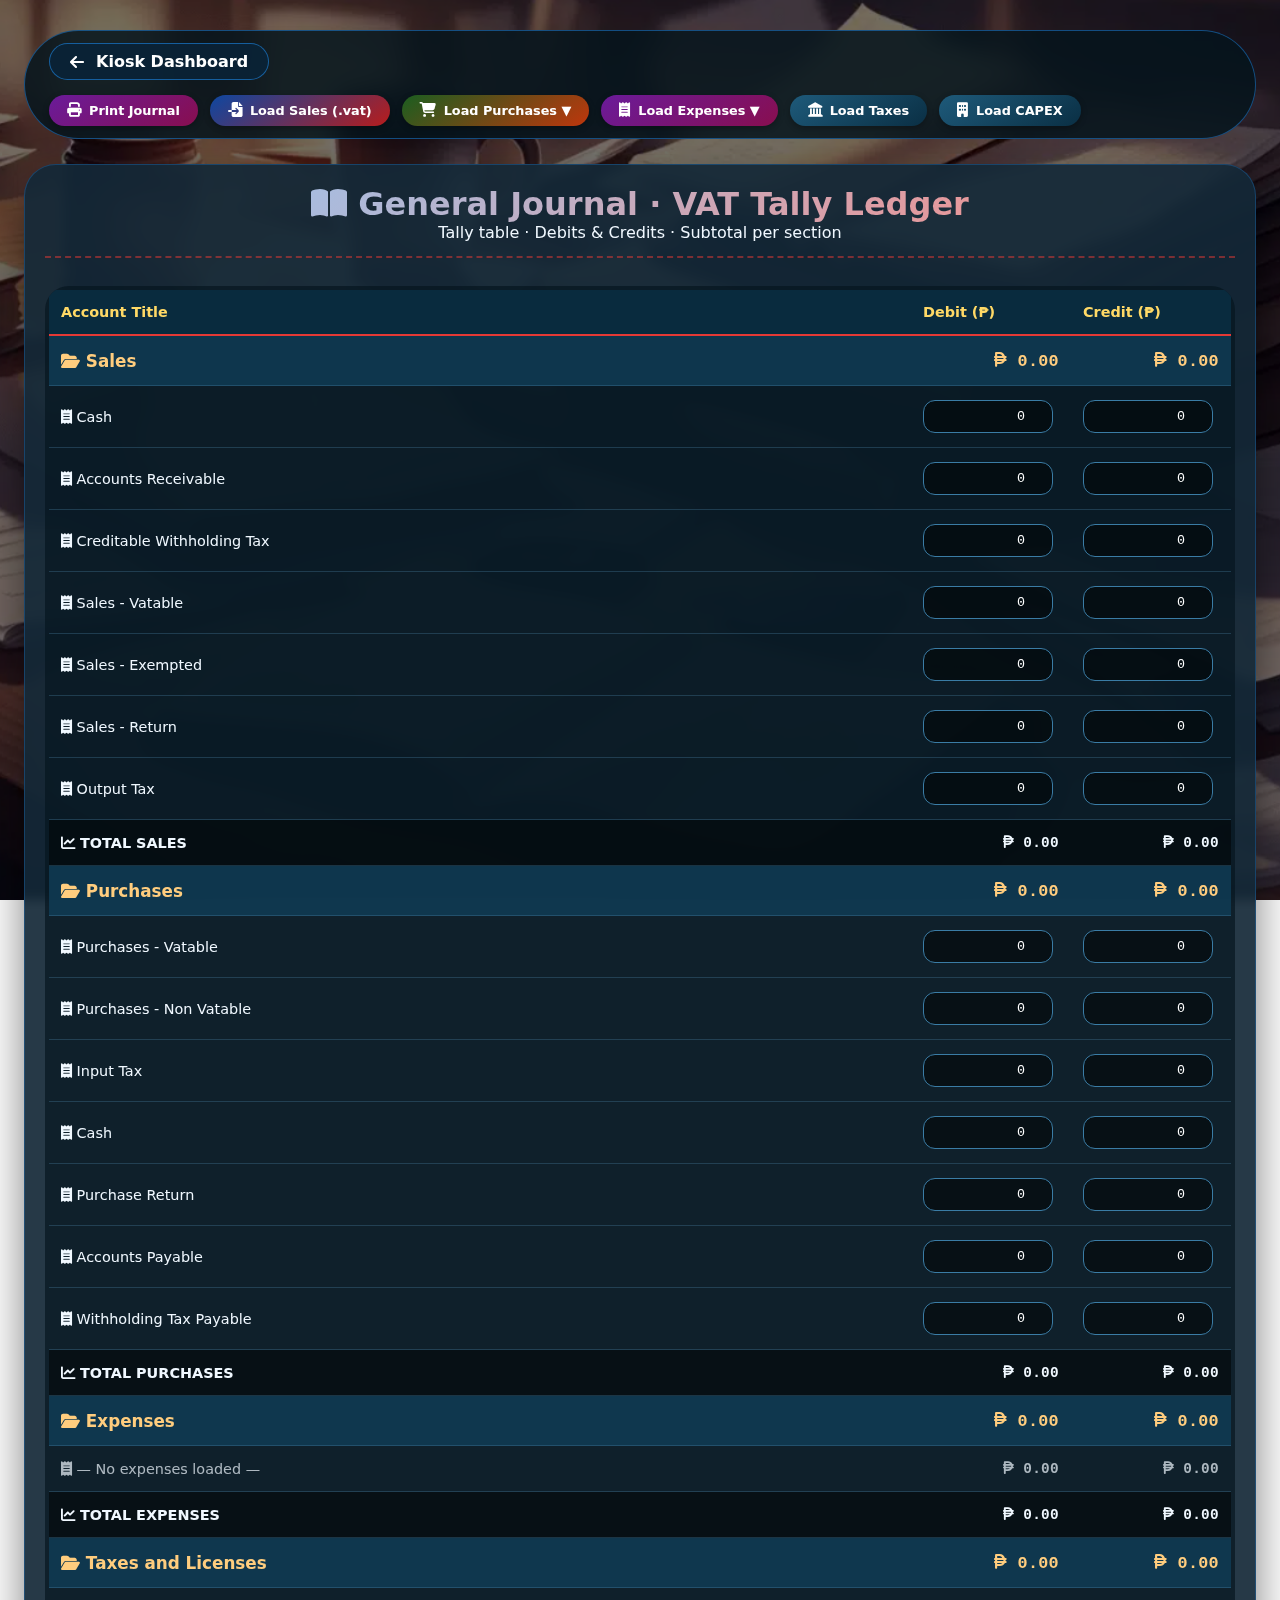
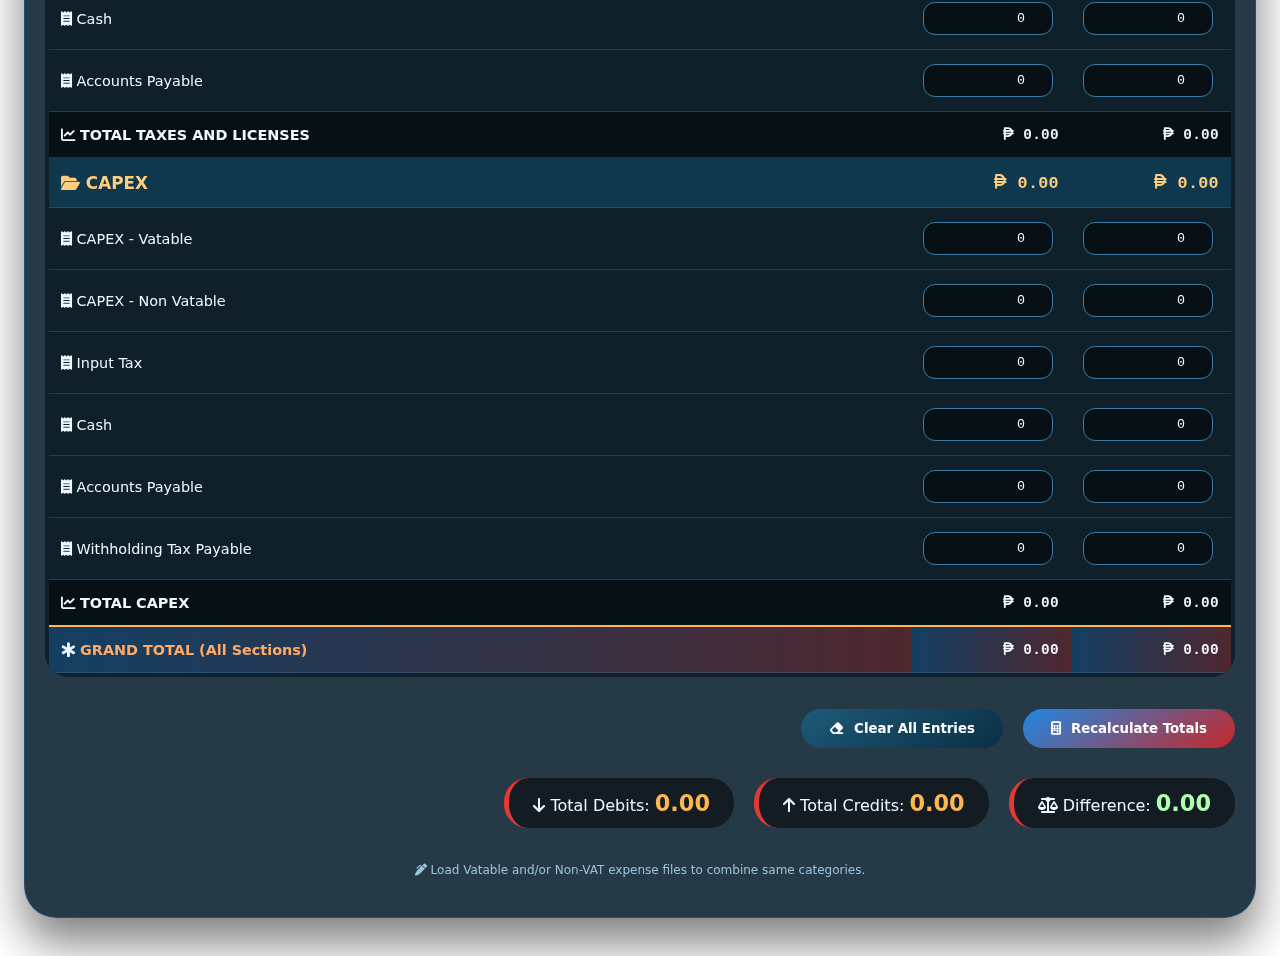
<file: journal_entry.html>
<!DOCTYPE html>
<html lang="en">
<head>
    <meta charset="UTF-8">
    <meta name="viewport" content="width=device-width, initial-scale=1.0, maximum-scale=5.0, user-scalable=yes">
    <title>Journal Entry | Tally Ledger with File Imports</title>
    <link rel="stylesheet" href="https://cdnjs.cloudflare.com/ajax/libs/font-awesome/6.4.0/css/all.min.css">
    <style>
        * {
            margin: 0;
            padding: 0;
            box-sizing: border-box;
            font-family: 'Segoe UI', system-ui, 'Inter', sans-serif;
        }

        :root {
            --primary-blue: #1e88e5;
            --primary-red: #e53935;
            --deep-bg: #0a1f2c;
            --card-glass: rgba(20, 40, 55, 0.92);
            --border-glow: rgba(30, 136, 229, 0.5);
            --text-light: #f0f8ff;
            --text-muted: #bbdef5;
            --accent-gradient: linear-gradient(135deg, #1e88e5, #e53935);
        }

        /* Page Entrance Animation */
        @keyframes pageFadeInUp {
            0% {
                opacity: 0;
                transform: translateY(30px);
            }
            100% {
                opacity: 1;
                transform: translateY(0);
            }
        }

        @keyframes fadeIn {
            0% {
                opacity: 0;
            }
            100% {
                opacity: 1;
            }
        }

        @keyframes slideInLeft {
            0% {
                opacity: 0;
                transform: translateX(-40px);
            }
            100% {
                opacity: 1;
                transform: translateX(0);
            }
        }

        @keyframes slideInRight {
            0% {
                opacity: 0;
                transform: translateX(40px);
            }
            100% {
                opacity: 1;
                transform: translateX(0);
            }
        }

        @keyframes scaleIn {
            0% {
                opacity: 0;
                transform: scale(0.95);
            }
            100% {
                opacity: 1;
                transform: scale(1);
            }
        }

        body {
            /* Journal background image - full screen cover */
            background-image: url('journal.png');
            background-size: cover;
            background-position: center;
            background-attachment: fixed;
            background-repeat: no-repeat;
            color: var(--text-light);
            padding: 30px 24px 50px;
            min-height: 100vh;
            position: relative;
            animation: fadeIn 0.8s ease-out;
        }

        /* Optional: Add a subtle dark overlay to improve text readability */
        body::before {
            content: '';
            position: fixed;
            top: 0;
            left: 0;
            right: 0;
            bottom: 0;
            background: rgba(0, 0, 0, 0.55);
            z-index: -1;
        }

        /* Entrance animation for top action bar */
        .top-action-bar {
            position: sticky;
            top: 20px;
            z-index: 1200;
            display: flex;
            flex-wrap: wrap;
            justify-content: space-between;
            align-items: center;
            gap: 15px;
            margin-bottom: 25px;
            background: rgba(5, 20, 28, 0.85);
            backdrop-filter: blur(12px);
            padding: 12px 24px;
            border-radius: 60px;
            border: 1px solid rgba(30, 136, 229, 0.5);
            animation: slideInLeft 0.6s ease-out;
        }

        /* Entrance animation for journal container */
        .journal-container {
            max-width: 1400px;
            margin: 0 auto;
            background: var(--card-glass);
            backdrop-filter: blur(6px);
            border-radius: 32px;
            padding: 20px 20px 40px;
            box-shadow: 0 25px 45px rgba(0,0,0,0.5);
            border: 1px solid rgba(30,136,229,0.3);
            animation: scaleIn 0.7s ease-out;
        }

        /* Entrance animation for page header */
        .page-header {
            text-align: center;
            margin-bottom: 28px;
            border-bottom: 2px dashed rgba(229,57,53,0.5);
            padding-bottom: 14px;
            animation: fadeIn 0.8s ease-out 0.1s both;
        }

        /* Entrance animation for table wrapper */
        .tally-table-wrapper {
            overflow-x: auto;
            border-radius: 24px;
            background: rgba(6, 22, 32, 0.7);
            padding: 4px;
            animation: fadeIn 0.8s ease-out 0.2s both;
        }

        /* Entrance animation for action bar */
        .action-bar {
            margin-top: 32px;
            display: flex;
            justify-content: flex-end;
            gap: 20px;
            animation: slideInRight 0.6s ease-out 0.3s both;
        }

        /* Entrance animation for summary cards */
        .summary-cards {
            display: flex;
            gap: 20px;
            margin-top: 30px;
            justify-content: flex-end;
            animation: fadeIn 0.6s ease-out 0.4s both;
        }

        /* Individual summary card hover and entrance */
        .summary-card {
            background: rgba(0,0,0,0.5);
            border-radius: 24px;
            padding: 12px 24px;
            border-left: 5px solid #e53935;
            transition: all 0.3s cubic-bezier(0.4, 0, 0.2, 1);
            animation: slideInRight 0.5s ease-out backwards;
        }

        .summary-card:nth-child(1) { animation-delay: 0.4s; }
        .summary-card:nth-child(2) { animation-delay: 0.5s; }
        .summary-card:nth-child(3) { animation-delay: 0.6s; }

        .summary-card:hover {
            transform: translateY(-5px);
            background: rgba(0,0,0,0.7);
            border-left-color: #ffb74d;
            box-shadow: 0 10px 25px rgba(0,0,0,0.3);
        }

        /* Entrance animation for footer note */
        .footer-note {
            text-align: center;
            margin-top: 35px;
            font-size: 0.75rem;
            color: #9bc3db;
            animation: fadeIn 0.6s ease-out 0.7s both;
        }

        /* Button hover animations */
        .load-btn, .calc-btn, .back-dash-btn {
            transition: all 0.3s cubic-bezier(0.4, 0, 0.2, 1);
        }

        .load-btn:hover, .calc-btn:hover, .back-dash-btn:hover {
            transform: translateY(-3px);
            filter: brightness(1.08);
        }

        /* Staggered entrance for table rows */
        .tally-table tbody tr {
            animation: fadeIn 0.4s ease-out backwards;
        }

        .tally-table tbody tr:nth-child(1) { animation-delay: 0.1s; }
        .tally-table tbody tr:nth-child(2) { animation-delay: 0.15s; }
        .tally-table tbody tr:nth-child(3) { animation-delay: 0.2s; }
        .tally-table tbody tr:nth-child(4) { animation-delay: 0.25s; }
        .tally-table tbody tr:nth-child(5) { animation-delay: 0.3s; }
        .tally-table tbody tr:nth-child(6) { animation-delay: 0.35s; }
        .tally-table tbody tr:nth-child(7) { animation-delay: 0.4s; }
        .tally-table tbody tr:nth-child(8) { animation-delay: 0.45s; }
        .tally-table tbody tr:nth-child(9) { animation-delay: 0.5s; }
        .tally-table tbody tr:nth-child(10) { animation-delay: 0.55s; }
        .tally-table tbody tr:nth-child(11) { animation-delay: 0.6s; }
        .tally-table tbody tr:nth-child(12) { animation-delay: 0.65s; }
        .tally-table tbody tr:nth-child(13) { animation-delay: 0.7s; }
        .tally-table tbody tr:nth-child(14) { animation-delay: 0.75s; }
        .tally-table tbody tr:nth-child(15) { animation-delay: 0.8s; }

        @media print {
            body { background: white; padding: 0; margin: 0; color: black; }
            body::before { display: none; }
            .top-action-bar, .action-bar, .summary-cards, .footer-note, .load-btn, .calc-btn, .back-dash-btn { display: none !important; }
            .journal-container { background: white; box-shadow: none; padding: 10px; margin: 0; border: none; }
            .tally-table { width: 100%; border-collapse: collapse; font-size: 9pt; }
            .tally-table th, .tally-table td { border: 1px solid #ccc; padding: 6px 4px; color: black; }
            .tally-table th { background: #f0f0f0; color: black; font-weight: bold; }
            .debit-credit-input { border: none; background: transparent; padding: 0; width: auto; text-align: right; color: black; }
            .amount-display { color: black; }
            .section-header-row td { background: #e0e0e0 !important; color: black !important; }
            .subtotal-row td { background: #f5f5f5 !important; border-top: 1px solid #999; }
            .grand-total-row td { background: #e8e8e8 !important; font-weight: bold; }
            .page-header h1 { color: #333; font-size: 18pt; }
            .page-header p { color: #555; }
            @page { size: landscape; margin: 0.5in; }
            body, .journal-container { transform: scale(0.98); transform-origin: top center; }
            .tally-table-wrapper { overflow: visible !important; }
        }

        .back-dash-btn {
            background: rgba(10, 35, 55, 0.9);
            padding: 8px 20px;
            border-radius: 48px;
            border: 1px solid rgba(30, 136, 229, 0.6);
            color: white;
            font-weight: 600;
            text-decoration: none;
            display: flex;
            align-items: center;
            gap: 12px;
        }
        .back-dash-btn:hover {
            background: rgba(30, 136, 229, 0.85);
            transform: translateX(-4px);
        }
        .load-buttons-group {
            display: flex;
            flex-wrap: wrap;
            gap: 12px;
            position: relative;
        }
        .load-btn {
            background: linear-gradient(145deg, #1e5a7a, #0a2f44);
            border: none;
            padding: 8px 18px;
            border-radius: 40px;
            color: white;
            font-weight: bold;
            cursor: pointer;
            display: inline-flex;
            align-items: center;
            gap: 8px;
            font-size: 0.8rem;
            box-shadow: 0 2px 6px rgba(0,0,0,0.3);
        }
        .load-btn i { font-size: 0.9rem; }
        .load-btn:hover { transform: translateY(-2px); filter: brightness(1.05); border-color: #ffb74d; }
        .load-sales { background: linear-gradient(145deg, #0d47a1, #b71c1c); }
        .load-purchases { background: linear-gradient(145deg, #1b5e20, #bf360c); position: relative; }
        .load-expenses { background: linear-gradient(145deg, #6a1b9a, #880e4f); position: relative; }
        .print-btn { background: linear-gradient(145deg, #6a1b9a, #880e4f); }
        
        .purchases-dropdown, .expenses-dropdown {
            position: absolute;
            top: 100%;
            left: 0;
            margin-top: 8px;
            background: rgba(10, 30, 25, 0.98);
            backdrop-filter: blur(16px);
            border: 1px solid rgba(255, 183, 77, 0.5);
            border-radius: 16px;
            min-width: 220px;
            z-index: 1000;
            box-shadow: 0 20px 35px rgba(0,0,0,0.5), 0 0 15px rgba(255, 183, 77, 0.2);
            overflow: hidden;
            animation: dropdownFadeIn 0.2s ease;
        }
        @keyframes dropdownFadeIn {
            from { opacity: 0; transform: translateY(-10px); }
            to { opacity: 1; transform: translateY(0); }
        }
        .purchases-dropdown-item, .expenses-dropdown-item {
            padding: 12px 18px;
            display: flex;
            align-items: center;
            gap: 12px;
            cursor: pointer;
            transition: all 0.2s;
            color: #e0f0ff;
            font-size: 0.85rem;
            font-weight: 500;
            border-bottom: 1px solid rgba(255, 183, 77, 0.2);
        }
        .purchases-dropdown-item:last-child, .expenses-dropdown-item:last-child { border-bottom: none; }
        .purchases-dropdown-item:hover, .expenses-dropdown-item:hover {
            background: rgba(30, 136, 229, 0.3);
            padding-left: 24px;
            color: #ffb74d;
        }
        
        .page-header h1 { font-size: 2rem; background: linear-gradient(135deg, #90caf9, #ff8a80); -webkit-background-clip: text; background-clip: text; color: transparent; }
        .tally-table-wrapper { overflow-x: auto; border-radius: 24px; background: rgba(6, 22, 32, 0.7); padding: 4px; }
        .tally-table { width: 100%; border-collapse: collapse; font-size: 0.9rem; min-width: 700px; }
        .tally-table th, .tally-table td { padding: 14px 12px; text-align: left; border-bottom: 1px solid rgba(80, 140, 180, 0.3); }
        .tally-table th { background: rgba(10, 45, 65, 0.9); font-weight: 700; color: #ffd966; border-bottom: 2px solid #e53935; }
        .section-header-row td { background-color: rgba(15, 60, 85, 0.85); font-size: 1.05rem; color: #ffcd7e; font-weight: 800; }
        .subtotal-row td { background: rgba(0, 0, 0, 0.5); font-weight: bold; border-top: 1px solid #e53935; }
        .grand-total-row td { background: linear-gradient(90deg, rgba(30,136,229,0.3), rgba(229,57,53,0.3)); font-weight: 800; border-top: 2px solid #ffb74d; }
        .debit-credit-input { width: 130px; background: rgba(0, 0, 0, 0.5); border: 1px solid #3a7ca5; border-radius: 12px; padding: 8px 12px; color: white; font-weight: 500; text-align: right; outline: none; font-family: monospace; }
        .debit-credit-input:focus { border-color: #e53935; box-shadow: 0 0 12px rgba(229,57,53,0.6); }
        .amount-display { font-family: monospace; font-weight: 600; text-align: right; display: inline-block; width: 100%; letter-spacing: 0.3px; }
        .calc-btn { background: linear-gradient(145deg, #1e5a7a, #0a2f44); border: none; padding: 12px 28px; border-radius: 40px; color: white; font-weight: bold; cursor: pointer; display: inline-flex; align-items: center; gap: 10px; }
        .calc-btn.primary { background: linear-gradient(145deg, #1e88e5, #c62828); }
        .summary-card span { font-size: 1.4rem; font-weight: 800; color: #ffb74d; }
        @media (max-width: 780px) { .load-buttons-group { justify-content: center; } .top-action-bar { flex-direction: column; align-items: stretch; } }
        .toast-msg {
            position: fixed; bottom: 25px; right: 25px; background: #1e5a7a; color: white; padding: 12px 20px;
            border-radius: 40px; z-index: 9999; backdrop-filter: blur(8px); border-left: 4px solid #ffb74d; font-size: 0.85rem;
            animation: fadeInOut 3s ease forwards;
        }
        @keyframes fadeInOut { 0% { opacity: 0; transform: translateY(20px); } 15% { opacity: 1; transform: translateY(0); } 85% { opacity: 1; } 100% { opacity: 0; visibility: hidden; } }
    </style>
</head>
<body>

<div class="top-action-bar">
    <a href="index2.html" class="back-dash-btn"><i class="fas fa-arrow-left"></i> Kiosk Dashboard</a>
    <div class="load-buttons-group">
        <button class="load-btn print-btn" id="printBtn"><i class="fas fa-print"></i> Print Journal</button>
        <button class="load-btn load-sales" id="loadSalesBtn"><i class="fas fa-file-import"></i> Load Sales (.vat)</button>
        
        <div style="position: relative;">
            <button class="load-btn load-purchases" id="loadPurchasesBtn">
                <i class="fas fa-cart-shopping"></i> Load Purchases ▼
            </button>
            <div class="purchases-dropdown" id="purchasesDropdown" style="display: none;">
                <div class="purchases-dropdown-item" data-type="vat"><i class="fas fa-file-invoice"></i> VAT Purchases (.purch)</div>
                <div class="purchases-dropdown-item" data-type="nonvat"><i class="fas fa-file-invoice-dollar"></i> Non-VAT Purchases (.npurch)</div>
                <div class="purchases-dropdown-item" data-type="returns"><i class="fas fa-undo-alt"></i> Purchase Returns (.exp)</div>
                <div class="purchases-dropdown-item" data-type="all" style="border-top:1px solid rgba(255,183,77,0.3);"><i class="fas fa-layer-group"></i> Load All Three</div>
            </div>
        </div>
        
        <div style="position: relative;">
            <button class="load-btn load-expenses" id="loadExpensesBtn">
                <i class="fas fa-receipt"></i> Load Expenses ▼
            </button>
            <div class="expenses-dropdown" id="expensesDropdown" style="display: none;">
                <div class="expenses-dropdown-item" data-type="vatable"><i class="fas fa-file-invoice"></i> Vatable Expenses (.exp)</div>
                <div class="expenses-dropdown-item" data-type="nonvat"><i class="fas fa-file-invoice-dollar"></i> Non-VAT Expenses (.exp)</div>
            </div>
        </div>
        
        <button class="load-btn" id="loadTaxesBtn"><i class="fas fa-landmark"></i> Load Taxes</button>
        <button class="load-btn" id="loadCapexBtn"><i class="fas fa-building"></i> Load CAPEX</button>
    </div>
</div>

<div class="journal-container" id="printArea">
    <div class="page-header">
        <h1><i class="fas fa-book-open"></i> General Journal · VAT Tally Ledger</h1>
        <p>Tally table · Debits & Credits · Subtotal per section</p>
    </div>
    <div class="tally-table-wrapper">
        <table class="tally-table" id="journalTallyTable">
            <thead><tr><th>Account Title</th><th style="width: 160px;">Debit (₱)</th><th style="width: 160px;">Credit (₱)</th></tr>
            </thead>
            <tbody id="journalTbody"></tbody>
        </table>
    </div>
    <div class="action-bar">
        <button class="calc-btn" id="resetAllBtn"><i class="fas fa-eraser"></i> Clear All Entries</button>
        <button class="calc-btn primary" id="refreshTotalsBtn"><i class="fas fa-calculator"></i> Recalculate Totals</button>
    </div>
    <div class="summary-cards">
        <div class="summary-card"><i class="fas fa-arrow-down"></i> Total Debits: <span id="totalDebitSpan">0.00</span></div>
        <div class="summary-card"><i class="fas fa-arrow-up"></i> Total Credits: <span id="totalCreditSpan">0.00</span></div>
        <div class="summary-card"><i class="fas fa-balance-scale"></i> Difference: <span id="balanceDiffSpan">0.00</span></div>
    </div>
    <div class="footer-note"><i class="fas fa-pen-alt"></i> Load Vatable and/or Non-VAT expense files to combine same categories.</div>
</div>

<script>
    (function() {
        const sections = [
            { name: "Sales", accounts: ["Cash","Accounts Receivable","Creditable Withholding Tax","Sales - Vatable","Sales - Exempted","Sales - Return","Output Tax"] },
            { name: "Purchases", accounts: ["Purchases - Vatable","Purchases - Non Vatable","Input Tax","Cash","Purchase Return","Accounts Payable","Withholding Tax Payable"] },
            { name: "Expenses", accounts: [] },
            { name: "Taxes and Licenses", accounts: ["Cash","Accounts Payable"] },
            { name: "CAPEX", accounts: ["CAPEX - Vatable","CAPEX - Non Vatable","Input Tax","Cash","Accounts Payable","Withholding Tax Payable"] }
        ];

        let rows = [];
        let currentVatData = null;
        let currentNonVatData = null;
        let currentReturnsTotal = 0;
        let currentVatableExpenses = null;
        let currentNonVatExpenses = null;

        const getExpenseRate = (nature) => {
            if (!nature) return 0;
            const n = nature.toUpperCase().trim();
            const zeroPercent = ["SALARIES AND WAGES", "SSS/PHILHEALTH/PAG-IBIG", "SERVICES CHARGE", "PRINTING AND REPRODUCTION", "COMMISSION FEE", "INTERMENT FEE"];
            if (zeroPercent.includes(n)) return 0;
            const onePercent = ["REPAIRS AND MAINTENANCE- MATERIALS", "REPAIRS AND MAINTENANCE-MATERIALS", "MEALS AND ACCOMMODATION - GOODS", "REPRESENTATION- GOODS", "REPRESENTATIONS - GOODS", "OTHERS - GOODS", "FUEL AND OIL", "OFFICE SUPPLIES", "UNIFORMS", "MEDICAL EXPENSE - GOODS", "MEDICAL EXPENSES - GOODS", "CLEANING SUPPLIES"];
            if (onePercent.includes(n)) return 0.01;
            if (n === "RENTAL") return 0.05;
            const twoPercent = ["REPAIRS AND MAINTENANCE- LABOR", "REPAIRS AND MAINTENANCE-LABOR", "MEALS AND ACCOMMODATION - SERVICES", "REPRESENTATION - SERVICES", "REPRESENTATIONS - SERVICES", "OTHERS - SERVICES", "ELECTRICITY AND WATER", "COMMUNICATION EXPENSE", "FREIGHT AND COURIER", "TRAVEL AND TRANSPORTATION", "ADVERTISING AND MARKETING", "SECURITY SERVICES", "INSURANCE", "SEMINAR AND TRAINING", "MEDICAL EXPENSE - SERVICES", "MEDICAL EXPENSES - SERVICES", "PROFESSIONAL FEES", "CLEANING SERVICES"];
            if (twoPercent.includes(n)) return 0.02;
            if (n.includes("SERVICE") || n.includes("LABOR") || n.includes("PROFESSIONAL")) return 0.02;
            if (n.includes("GOODS") || n.includes("MATERIALS") || n.includes("SUPPLIES")) return 0.01;
            if (n.includes("RENT")) return 0.05;
            return 0;
        };

        function buildRowsStructure() {
            const newRows = [];
            let rowId = 0;
            for (let sec of sections) {
                newRows.push({ id: rowId++, type: 'subheader', sectionName: sec.name, accountTitle: sec.name, debitEditable: false, creditEditable: false, debitVal: 0, creditVal: 0 });
                if (sec.accounts.length === 0 && sec.name === "Expenses") {
                    newRows.push({ id: rowId++, type: 'placeholder', sectionName: sec.name, accountTitle: '— No expenses loaded —', debitEditable: false, creditEditable: false, debitVal: 0, creditVal: 0 });
                } else {
                    for (let acc of sec.accounts) {
                        newRows.push({ id: rowId++, type: 'account', sectionName: sec.name, accountTitle: acc, debitEditable: true, creditEditable: true, debitVal: 0, creditVal: 0 });
                    }
                }
                newRows.push({ id: rowId++, type: 'subtotal', sectionName: sec.name, accountTitle: `TOTAL ${sec.name.toUpperCase()}`, debitEditable: false, creditEditable: false, debitVal: 0, creditVal: 0 });
            }
            newRows.push({ id: rowId++, type: 'grandtotal', sectionName: 'GRAND', accountTitle: 'GRAND TOTAL (All Sections)', debitEditable: false, creditEditable: false, debitVal: 0, creditVal: 0 });
            return newRows;
        }

        function recalcTotals() {
            rows.forEach(row => { if (row.type === 'subtotal' || row.type === 'grandtotal') { row.debitVal = 0; row.creditVal = 0; } });
            const sectionDebit = new Map(), sectionCredit = new Map();
            sections.forEach(sec => { sectionDebit.set(sec.name, 0); sectionCredit.set(sec.name, 0); });
            rows.forEach(row => {
                if (row.type === 'account' && row.sectionName) {
                    let d = parseFloat(row.debitVal) || 0, c = parseFloat(row.creditVal) || 0;
                    if (d < 0) d = 0; if (c < 0) c = 0;
                    row.debitVal = d; row.creditVal = c;
                    sectionDebit.set(row.sectionName, (sectionDebit.get(row.sectionName) || 0) + d);
                    sectionCredit.set(row.sectionName, (sectionCredit.get(row.sectionName) || 0) + c);
                }
            });
            rows.forEach(row => {
                if (row.type === 'subtotal') {
                    row.debitVal = sectionDebit.get(row.sectionName) || 0;
                    row.creditVal = sectionCredit.get(row.sectionName) || 0;
                }
            });
            let grandDebit = 0, grandCredit = 0;
            rows.forEach(row => { if (row.type === 'subtotal') { grandDebit += row.debitVal; grandCredit += row.creditVal; } });
            const grandRow = rows.find(r => r.type === 'grandtotal');
            if (grandRow) { grandRow.debitVal = grandDebit; grandRow.creditVal = grandCredit; }
            updateSummaryDisplay();
        }

        function updateSummaryDisplay() {
            const grand = rows.find(r => r.type === 'grandtotal');
            let totalDebit = grand ? grand.debitVal : 0, totalCredit = grand ? grand.creditVal : 0;
            document.getElementById('totalDebitSpan').innerText = totalDebit.toFixed(2);
            document.getElementById('totalCreditSpan').innerText = totalCredit.toFixed(2);
            let diff = totalDebit - totalCredit;
            document.getElementById('balanceDiffSpan').innerText = diff.toFixed(2);
            document.getElementById('balanceDiffSpan').style.color = Math.abs(diff) < 0.01 ? '#b0ffb0' : '#ffaa88';
        }

        function renderTable() {
            const tbody = document.getElementById('journalTbody');
            if (!tbody) return;
            tbody.innerHTML = '';
            for (let row of rows) {
                const tr = document.createElement('tr');
                if (row.type === 'subheader') tr.classList.add('section-header-row');
                else if (row.type === 'subtotal') tr.classList.add('subtotal-row');
                else if (row.type === 'grandtotal') tr.classList.add('grand-total-row');
                else if (row.type === 'placeholder') tr.style.opacity = '0.7';
                const tdTitle = document.createElement('td');
                tdTitle.innerHTML = row.type === 'subheader' ? `<i class="fas fa-folder-open"></i> <strong>${escapeHtml(row.accountTitle)}</strong>` :
                                    (row.type === 'subtotal' ? `<i class="fas fa-chart-line"></i> ${escapeHtml(row.accountTitle)}` :
                                    (row.type === 'grandtotal' ? `<i class="fas fa-star-of-life"></i> <strong style="color:#ffaa66;">${escapeHtml(row.accountTitle)}</strong>` :
                                    `<i class="fas fa-receipt"></i> ${escapeHtml(row.accountTitle)}`));
                tr.appendChild(tdTitle);
                const tdDebit = document.createElement('td');
                if (row.debitEditable) {
                    const inp = document.createElement('input');
                    inp.type = 'number'; inp.step = '0.01'; inp.value = row.debitVal;
                    inp.classList.add('debit-credit-input');
                    inp.addEventListener('input', (e) => {
                        let val = parseFloat(e.target.value);
                        if (isNaN(val)) val = 0; if (val < 0) val = 0;
                        row.debitVal = val;
                        recalcTotals();
                        renderTable();
                    });
                    tdDebit.appendChild(inp);
                } else {
                    const span = document.createElement('span'); span.className = 'amount-display';
                    span.innerHTML = `<i class="fas fa-peso-sign"></i> ${(row.debitVal || 0).toFixed(2)}`;
                    tdDebit.appendChild(span);
                }
                tr.appendChild(tdDebit);
                const tdCredit = document.createElement('td');
                if (row.creditEditable) {
                    const inp = document.createElement('input');
                    inp.type = 'number'; inp.step = '0.01'; inp.value = row.creditVal;
                    inp.classList.add('debit-credit-input');
                    inp.addEventListener('input', (e) => {
                        let val = parseFloat(e.target.value);
                        if (isNaN(val)) val = 0; if (val < 0) val = 0;
                        row.creditVal = val;
                        recalcTotals();
                        renderTable();
                    });
                    tdCredit.appendChild(inp);
                } else {
                    const span = document.createElement('span'); span.className = 'amount-display';
                    span.innerHTML = `<i class="fas fa-peso-sign"></i> ${(row.creditVal || 0).toFixed(2)}`;
                    tdCredit.appendChild(span);
                }
                tr.appendChild(tdCredit);
                tbody.appendChild(tr);
            }
        }

        function resetAllEntries() {
            rows.forEach(row => { if (row.type === 'account') { row.debitVal = 0; row.creditVal = 0; } });
            currentVatData = null; currentNonVatData = null; currentReturnsTotal = 0;
            currentVatableExpenses = null; currentNonVatExpenses = null;
            const expPlaceholder = rows.find(r => r.sectionName === "Expenses" && r.type === 'placeholder');
            if (expPlaceholder) expPlaceholder.accountTitle = '— No expenses loaded —';
            recalcTotals(); renderTable();
            showToast("All journal entries cleared.");
        }

        function printJournal() {
            const printContent = document.getElementById('printArea').cloneNode(true);
            const actionBar = printContent.querySelector('.action-bar');
            if (actionBar) actionBar.remove();
            const printWindow = window.open('', '_blank');
            printWindow.document.write(`<!DOCTYPE html><html><head><title>Journal Entry Report</title><style>
                body { padding:20px; background:white; color:black; font-family: 'Segoe UI', Arial; }
                .tally-table { width:100%; border-collapse: collapse; }
                .tally-table th, .tally-table td { border:1px solid #aaa; padding:6px; }
                .section-header-row td { background:#e8e8e8; }
                .subtotal-row td { background:#f5f5f5; }
                .grand-total-row td { background:#e0e0e0; }
                @page { size: landscape; margin:0.4in; }
                </style></head><body>${printContent.outerHTML}<script>window.onload=function(){window.print();setTimeout(function(){window.close();},500);};<\/script></body></html>`);
            printWindow.document.close();
        }

        function processExpensesFile(file, type) {
            const reader = new FileReader();
            reader.onload = function(e) {
                try {
                    const data = JSON.parse(e.target.result);
                    if (!data.tableData || !Array.isArray(data.tableData)) throw new Error("Invalid expenses file format");
                    if (type === 'vatable') currentVatableExpenses = data;
                    else currentNonVatExpenses = data;
                    updateExpensesDisplay();
                    showToast(`✅ ${type === 'vatable' ? 'Vatable' : 'Non-VAT'} Expenses loaded: ${data.tableData.length} transactions`);
                } catch(err) { showToast(`❌ Error loading ${type} expenses file`); }
            };
            reader.readAsText(file);
        }

        function updateExpensesDisplay() {
            const allExpenses = [];
            if (currentVatableExpenses && currentVatableExpenses.tableData) {
                for (let row of currentVatableExpenses.tableData) {
                    const gross = parseFloat(row.grossAmount) || 0;
                    const net = gross / 1.12;
                    const inputTax = net * 0.12;
                    const nature = row.natureExpense || "Uncategorized";
                    const rate = getExpenseRate(nature);
                    const withholdingTax = net * rate;
                    const paymentMode = (row.paymentMode || "").toLowerCase();
                    allExpenses.push({ nature, netAmount: net, grossAmount: gross, inputTax, withholdingTax, paymentMode: paymentMode === "cash" ? "cash" : "charge", rate });
                }
            }
            if (currentNonVatExpenses && currentNonVatExpenses.tableData) {
                for (let row of currentNonVatExpenses.tableData) {
                    const gross = parseFloat(row.grossAmount) || 0;
                    const net = gross;
                    const inputTax = 0;
                    const nature = row.natureExpense || "Uncategorized";
                    const rate = getExpenseRate(nature);
                    const withholdingTax = net * rate;
                    const paymentMode = (row.paymentMode || "").toLowerCase();
                    allExpenses.push({ nature, netAmount: net, grossAmount: gross, inputTax, withholdingTax, paymentMode: paymentMode === "cash" ? "cash" : "charge", rate });
                }
            }
            const combinedMap = new Map();
            for (let exp of allExpenses) {
                if (!combinedMap.has(exp.nature)) combinedMap.set(exp.nature, { nature: exp.nature, totalNet: 0, totalGross: 0, totalInputTax: 0, totalWithholdingTax: 0, cashNetReceipts: 0, chargeNetReceipts: 0, rate: exp.rate });
                const entry = combinedMap.get(exp.nature);
                entry.totalNet += exp.netAmount;
                entry.totalGross += exp.grossAmount;
                entry.totalInputTax += exp.inputTax;
                entry.totalWithholdingTax += exp.withholdingTax;
                const netReceipt = exp.grossAmount - exp.withholdingTax;
                if (exp.paymentMode === "cash") entry.cashNetReceipts += netReceipt;
                else entry.chargeNetReceipts += netReceipt;
            }
            let natureRows = Array.from(combinedMap.values()).map(entry => ({ title: `${entry.nature} (${entry.rate === 0 ? '0%' : entry.rate === 0.01 ? '1%' : entry.rate === 0.02 ? '2%' : '5%'})`, totalNet: entry.totalNet, rate: entry.rate }));
            natureRows.sort((a, b) => a.rate - b.rate);
            let totalInputTaxDebit = 0, totalCashCredit = 0, totalAPCredit = 0, totalWithholdingPayable = 0;
            for (let entry of combinedMap.values()) {
                totalInputTaxDebit += entry.totalInputTax;
                totalCashCredit += entry.cashNetReceipts;
                totalAPCredit += entry.chargeNetReceipts;
                totalWithholdingPayable += entry.totalWithholdingTax;
            }
            const newRows = [];
            for (let r of rows) if (!(r.sectionName === "Expenses" && (r.type === 'account' || r.type === 'placeholder'))) newRows.push(r);
            rows = newRows;
            const subtotalPos = rows.findIndex(r => r.sectionName === "Expenses" && r.type === 'subtotal');
            if (subtotalPos !== -1) {
                const newAccountRows = [];
                for (let item of natureRows) if (item.totalNet !== 0) newAccountRows.push({ id: Date.now() + Math.random(), type: 'account', sectionName: "Expenses", accountTitle: item.title, debitEditable: false, creditEditable: false, debitVal: item.totalNet, creditVal: 0 });
                if (totalInputTaxDebit !== 0) newAccountRows.push({ id: Date.now() + Math.random(), type: 'account', sectionName: "Expenses", accountTitle: "Input Tax", debitEditable: false, creditEditable: false, debitVal: totalInputTaxDebit, creditVal: 0 });
                if (totalCashCredit !== 0) newAccountRows.push({ id: Date.now() + Math.random(), type: 'account', sectionName: "Expenses", accountTitle: "Cash", debitEditable: false, creditEditable: false, debitVal: 0, creditVal: totalCashCredit });
                if (totalAPCredit !== 0) newAccountRows.push({ id: Date.now() + Math.random(), type: 'account', sectionName: "Expenses", accountTitle: "Accounts Payable", debitEditable: false, creditEditable: false, debitVal: 0, creditVal: totalAPCredit });
                if (totalWithholdingPayable !== 0) newAccountRows.push({ id: Date.now() + Math.random(), type: 'account', sectionName: "Expenses", accountTitle: "Withholding Tax Payable", debitEditable: false, creditEditable: false, debitVal: 0, creditVal: totalWithholdingPayable });
                if (newAccountRows.length === 0) newAccountRows.push({ id: Date.now() + Math.random(), type: 'placeholder', sectionName: "Expenses", accountTitle: '— No expenses loaded —', debitEditable: false, creditEditable: false, debitVal: 0, creditVal: 0 });
                rows.splice(subtotalPos, 0, ...newAccountRows);
            }
            recalcTotals(); renderTable();
        }

        function pickSingleFile(accept, callback) {
            const input = document.createElement('input');
            input.type = 'file';
            input.accept = accept;
            input.style.display = 'none';
            document.body.appendChild(input);
            input.addEventListener('change', (e) => { if (e.target.files && e.target.files[0]) callback(e.target.files[0]); input.remove(); });
            input.click();
        }

        function handleVatableExpenses() { pickSingleFile('.exp,.json', (file) => processExpensesFile(file, 'vatable')); }
        function handleNonVatExpenses() { pickSingleFile('.exp,.json', (file) => processExpensesFile(file, 'nonvat')); }

        function loadVatPurchasesFile(file) { return new Promise((resolve, reject) => { const reader = new FileReader(); reader.onload = e => { try { const data = JSON.parse(e.target.result); if (!data.tableData) throw new Error(); resolve(data.tableData.length ? data : null); } catch(err) { reject(err); } }; reader.onerror = () => reject(new Error()); reader.readAsText(file); }); }
        function loadNonVatPurchasesFile(file) { return new Promise((resolve, reject) => { const reader = new FileReader(); reader.onload = e => { try { const data = JSON.parse(e.target.result); if (!data.tableData) throw new Error(); resolve(data.tableData.length ? data : null); } catch(err) { reject(err); } }; reader.onerror = () => reject(new Error()); reader.readAsText(file); }); }
        function loadPurchaseReturnsFile(file) { return new Promise((resolve, reject) => { const reader = new FileReader(); reader.onload = e => { try { const data = JSON.parse(e.target.result); if (!data.tableData) throw new Error(); let total = 0; for (let row of data.tableData) { const gross = parseFloat(row.grossReturns) || 0; total += (gross / 1.12); } resolve(total); } catch(err) { reject(err); } }; reader.onerror = () => reject(new Error()); reader.readAsText(file); }); }
        
        function updatePurchasesDisplay() {
            let totalVatableNet = 0, totalNonVatGross = 0, totalInputTax = 0, totalCashCredit = 0, totalChargeCredit = 0, totalWithholdingPayable = 0;
            if (currentVatData && currentVatData.tableData) {
                for (let row of currentVatData.tableData) {
                    const gross = parseFloat(row.grossPurchases) || 0;
                    const net = gross / 1.12;
                    const inputTax = net * 0.12;
                    const withholdingRate = parseFloat(row.withholdingRate) || 0;
                    const withholdingAmount = net * withholdingRate;
                    const netReceipt = gross - withholdingAmount;
                    totalVatableNet += net; totalInputTax += inputTax; totalWithholdingPayable += withholdingAmount;
                    if ((row.paymentMode || "").toLowerCase() === "cash") totalCashCredit += netReceipt;
                    else totalChargeCredit += netReceipt;
                }
            }
            if (currentNonVatData && currentNonVatData.tableData) {
                for (let row of currentNonVatData.tableData) {
                    const gross = parseFloat(row.grossPurchases) || 0;
                    const withholdingRate = parseFloat(row.withholdingRate) || 0;
                    const withholdingAmount = gross * withholdingRate;
                    const netReceipt = gross - withholdingAmount;
                    totalNonVatGross += gross; totalWithholdingPayable += withholdingAmount;
                    if ((row.paymentMode || "").toLowerCase() === "cash") totalCashCredit += netReceipt;
                    else totalChargeCredit += netReceipt;
                }
            }
            const findAndSet = (section, accountTitle, debitVal, creditVal, isDebitField = true) => {
                const rowObj = rows.find(r => r.sectionName === section && r.accountTitle === accountTitle && r.type === 'account');
                if (rowObj) { if (isDebitField) { rowObj.debitVal = debitVal; rowObj.creditVal = 0; } else { rowObj.creditVal = creditVal; rowObj.debitVal = 0; } }
            };
            findAndSet('Purchases', 'Purchases - Vatable', totalVatableNet, 0, true);
            findAndSet('Purchases', 'Purchases - Non Vatable', totalNonVatGross, 0, true);
            findAndSet('Purchases', 'Input Tax', totalInputTax, 0, true);
            findAndSet('Purchases', 'Cash', 0, totalCashCredit, false);
            findAndSet('Purchases', 'Purchase Return', 0, currentReturnsTotal, false);
            findAndSet('Purchases', 'Accounts Payable', 0, totalChargeCredit, false);
            findAndSet('Purchases', 'Withholding Tax Payable', 0, totalWithholdingPayable, false);
            recalcTotals(); renderTable();
        }
        
        function handleVatPurchases() { pickSingleFile('.purch,.json', (file) => { loadVatPurchasesFile(file).then(data => { currentVatData = data; updatePurchasesDisplay(); }).catch(() => showToast("❌ Invalid VAT Purchases")); }); }
        function handleNonVatPurchases() { pickSingleFile('.npurch,.json', (file) => { loadNonVatPurchasesFile(file).then(data => { currentNonVatData = data; updatePurchasesDisplay(); }).catch(() => showToast("❌ Invalid Non-VAT Purchases")); }); }
        function handleReturns() { pickSingleFile('.exp,.json', (file) => { loadPurchaseReturnsFile(file).then(total => { currentReturnsTotal = total; updatePurchasesDisplay(); }).catch(() => showToast("❌ Invalid Returns")); }); }
        function handleLoadAll() { handleVatPurchases(); setTimeout(() => { handleNonVatPurchases(); setTimeout(() => handleReturns(), 500); }, 500); }
        
        function processSalesFileAndLoad(file) {
            const reader = new FileReader();
            reader.onload = function(e) {
                try {
                    const fileData = JSON.parse(e.target.result);
                    let transactions = fileData.tableData || fileData.data || fileData;
                    if (!Array.isArray(transactions)) throw new Error();
                    let totalCash = 0, totalCharge = 0, totalWithholding = 0, totalNetSales = 0, totalExempt = 0, totalOutput = 0;
                    for (let row of transactions) {
                        const gross = parseFloat(row.grossSales) || 0;
                        const exempt = parseFloat(row.exemptSales) || 0;
                        const rate = parseFloat(row.withholdingRate) || 0;
                        const net = gross / 1.12;
                        const output = net * 0.12;
                        const withholding = net * rate;
                        const netReceipt = gross - withholding + exempt;
                        if ((row.paymentMode || "").toLowerCase() === "cash") totalCash += netReceipt;
                        else totalCharge += netReceipt;
                        totalWithholding += withholding;
                        totalNetSales += net;
                        totalExempt += exempt;
                        totalOutput += output;
                    }
                    const findAndSet = (section, accountTitle, debitVal, creditVal, isDebit) => {
                        const rowObj = rows.find(r => r.sectionName === section && r.accountTitle === accountTitle && r.type === 'account');
                        if (rowObj) { if (isDebit) { rowObj.debitVal = debitVal; rowObj.creditVal = 0; } else { rowObj.creditVal = creditVal; rowObj.debitVal = 0; } }
                    };
                    findAndSet('Sales', 'Cash', totalCash, 0, true);
                    findAndSet('Sales', 'Accounts Receivable', totalCharge, 0, true);
                    findAndSet('Sales', 'Creditable Withholding Tax', totalWithholding, 0, true);
                    findAndSet('Sales', 'Sales - Vatable', 0, totalNetSales, false);
                    findAndSet('Sales', 'Sales - Exempted', 0, totalExempt, false);
                    findAndSet('Sales', 'Output Tax', 0, totalOutput, false);
                    recalcTotals(); renderTable();
                    showToast(`✅ Sales loaded`);
                } catch(err) { showToast("❌ Failed to parse sales file"); }
            };
            reader.readAsText(file);
        }
        function openSalesFilePicker() { pickSingleFile('.vat,.json', (file) => processSalesFileAndLoad(file)); }
        
        function loadTaxesAndLicenses() {
            pickSingleFile('.exp,.json', (file) => {
                const reader = new FileReader();
                reader.onload = function(e) {
                    try {
                        const data = JSON.parse(e.target.result);
                        if (!data.tableData || !Array.isArray(data.tableData)) throw new Error("Invalid taxes file format");
                        let totalCashCredit = 0, totalAPCredit = 0;
                        for (let row of data.tableData) {
                            const amount = parseFloat(row.amount) || 0;
                            const mode = (row.paymentMode || "").toLowerCase();
                            if (mode === "cash") totalCashCredit += amount;
                            else if (mode === "charge") totalAPCredit += amount;
                        }
                        const cashRow = rows.find(r => r.sectionName === "Taxes and Licenses" && r.accountTitle === "Cash");
                        const apRow = rows.find(r => r.sectionName === "Taxes and Licenses" && r.accountTitle === "Accounts Payable");
                        if (cashRow) { cashRow.debitVal = 0; cashRow.creditVal = totalCashCredit; }
                        if (apRow) { apRow.debitVal = 0; apRow.creditVal = totalAPCredit; }
                        recalcTotals(); renderTable();
                        showToast(`✅ Taxes & Licenses loaded: ₱${totalCashCredit.toFixed(2)} Cash, ₱${totalAPCredit.toFixed(2)} Accounts Payable`);
                    } catch(err) { showToast("❌ Invalid Taxes & Licenses file."); }
                };
                reader.readAsText(file);
            });
        }

        function loadCapexFile() {
            pickSingleFile('.exp,.json', (file) => {
                const reader = new FileReader();
                reader.onload = function(e) {
                    try {
                        const data = JSON.parse(e.target.result);
                        if (!data.tableData || !Array.isArray(data.tableData)) throw new Error("Invalid CAPEX file format");
                        
                        let totalVatableNet = 0;
                        let totalNonVatGross = 0;
                        let totalInputTax = 0;
                        let totalCashCredit = 0;
                        let totalAPCredit = 0;
                        let totalWithholdingPayable = 0;
                        
                        for (let row of data.tableData) {
                            const vatableGross = parseFloat(row.vatableGross) || 0;
                            const nonVatGross = parseFloat(row.nonVatGross) || 0;
                            const withholdingTax = parseFloat(row.withholdingTax) || 0;
                            const totalGross = vatableGross + nonVatGross;
                            const netPurchases = vatableGross / 1.12;
                            const inputTax = netPurchases * 0.12;
                            const netReceipt = totalGross - withholdingTax;
                            const paymentMode = (row.paymentMode || "").toLowerCase();
                            
                            totalVatableNet += netPurchases;
                            totalNonVatGross += nonVatGross;
                            totalInputTax += inputTax;
                            totalWithholdingPayable += withholdingTax;
                            
                            if (paymentMode === "cash") {
                                totalCashCredit += netReceipt;
                            } else {
                                totalAPCredit += netReceipt;
                            }
                        }
                        
                        const capexVatableRow = rows.find(r => r.sectionName === "CAPEX" && r.accountTitle === "CAPEX - Vatable");
                        const capexNonVatRow = rows.find(r => r.sectionName === "CAPEX" && r.accountTitle === "CAPEX - Non Vatable");
                        const inputTaxRow = rows.find(r => r.sectionName === "CAPEX" && r.accountTitle === "Input Tax");
                        const cashRow = rows.find(r => r.sectionName === "CAPEX" && r.accountTitle === "Cash");
                        const apRow = rows.find(r => r.sectionName === "CAPEX" && r.accountTitle === "Accounts Payable");
                        const wtpRow = rows.find(r => r.sectionName === "CAPEX" && r.accountTitle === "Withholding Tax Payable");
                        
                        if (capexVatableRow) { capexVatableRow.debitVal = totalVatableNet; capexVatableRow.creditVal = 0; }
                        if (capexNonVatRow) { capexNonVatRow.debitVal = totalNonVatGross; capexNonVatRow.creditVal = 0; }
                        if (inputTaxRow) { inputTaxRow.debitVal = totalInputTax; inputTaxRow.creditVal = 0; }
                        if (cashRow) { cashRow.debitVal = 0; cashRow.creditVal = totalCashCredit; }
                        if (apRow) { apRow.debitVal = 0; apRow.creditVal = totalAPCredit; }
                        if (wtpRow) { wtpRow.debitVal = 0; wtpRow.creditVal = totalWithholdingPayable; }
                        
                        recalcTotals(); renderTable();
                        showToast(`✅ CAPEX loaded: Net VAT Purchases ₱${totalVatableNet.toFixed(2)}, Non-VAT ₱${totalNonVatGross.toFixed(2)}, Input Tax ₱${totalInputTax.toFixed(2)}, Cash ₱${totalCashCredit.toFixed(2)}, AP ₱${totalAPCredit.toFixed(2)}, W/Tax ₱${totalWithholdingPayable.toFixed(2)}`);
                    } catch(err) {
                        console.error(err);
                        showToast("❌ Invalid CAPEX file. Expected .exp or .json with tableData containing vatableGross, nonVatGross, withholdingTax, paymentMode.");
                    }
                };
                reader.readAsText(file);
            });
        }
        
        function initDropdowns() {
            const purchBtn = document.getElementById('loadPurchasesBtn');
            const purchDrop = document.getElementById('purchasesDropdown');
            if (purchBtn && purchDrop) {
                purchBtn.addEventListener('click', (e) => { e.stopPropagation(); purchDrop.style.display = purchDrop.style.display === 'block' ? 'none' : 'block'; });
                document.addEventListener('click', (e) => { if (!purchBtn.contains(e.target) && !purchDrop.contains(e.target)) purchDrop.style.display = 'none'; });
                document.querySelectorAll('.purchases-dropdown-item').forEach(item => {
                    item.addEventListener('click', (e) => {
                        e.stopPropagation(); purchDrop.style.display = 'none';
                        const type = item.getAttribute('data-type');
                        if (type === 'vat') handleVatPurchases();
                        else if (type === 'nonvat') handleNonVatPurchases();
                        else if (type === 'returns') handleReturns();
                        else if (type === 'all') handleLoadAll();
                    });
                });
            }
            const expBtn = document.getElementById('loadExpensesBtn');
            const expDrop = document.getElementById('expensesDropdown');
            if (expBtn && expDrop) {
                expBtn.addEventListener('click', (e) => { e.stopPropagation(); expDrop.style.display = expDrop.style.display === 'block' ? 'none' : 'block'; });
                document.addEventListener('click', (e) => { if (!expBtn.contains(e.target) && !expDrop.contains(e.target)) expDrop.style.display = 'none'; });
                document.querySelectorAll('.expenses-dropdown-item').forEach(item => {
                    item.addEventListener('click', (e) => {
                        e.stopPropagation(); expDrop.style.display = 'none';
                        const type = item.getAttribute('data-type');
                        if (type === 'vatable') handleVatableExpenses();
                        else if (type === 'nonvat') handleNonVatExpenses();
                    });
                });
            }
        }
        
        function showToast(msg) {
            const existing = document.querySelector('.toast-msg');
            if (existing) existing.remove();
            const toast = document.createElement('div');
            toast.className = 'toast-msg';
            toast.innerText = msg;
            document.body.appendChild(toast);
            setTimeout(() => { if(toast) toast.remove(); }, 3500);
        }
        
        rows = buildRowsStructure();
        recalcTotals();
        renderTable();
        initDropdowns();
        
        document.getElementById('loadSalesBtn')?.addEventListener('click', openSalesFilePicker);
        document.getElementById('printBtn')?.addEventListener('click', printJournal);
        document.getElementById('loadTaxesBtn')?.addEventListener('click', loadTaxesAndLicenses);
        document.getElementById('loadCapexBtn')?.addEventListener('click', loadCapexFile);
        document.getElementById('resetAllBtn')?.addEventListener('click', resetAllEntries);
        document.getElementById('refreshTotalsBtn')?.addEventListener('click', () => { recalcTotals(); renderTable(); showToast("Totals refreshed"); });
    })();
    function escapeHtml(str) { if(!str) return ''; return str.replace(/[&<>]/g, function(m) { if(m==='&') return '&amp;'; if(m==='<') return '&lt;'; if(m==='>') return '&gt;'; return m; }); }
</script>
</body>
</html>
</file>
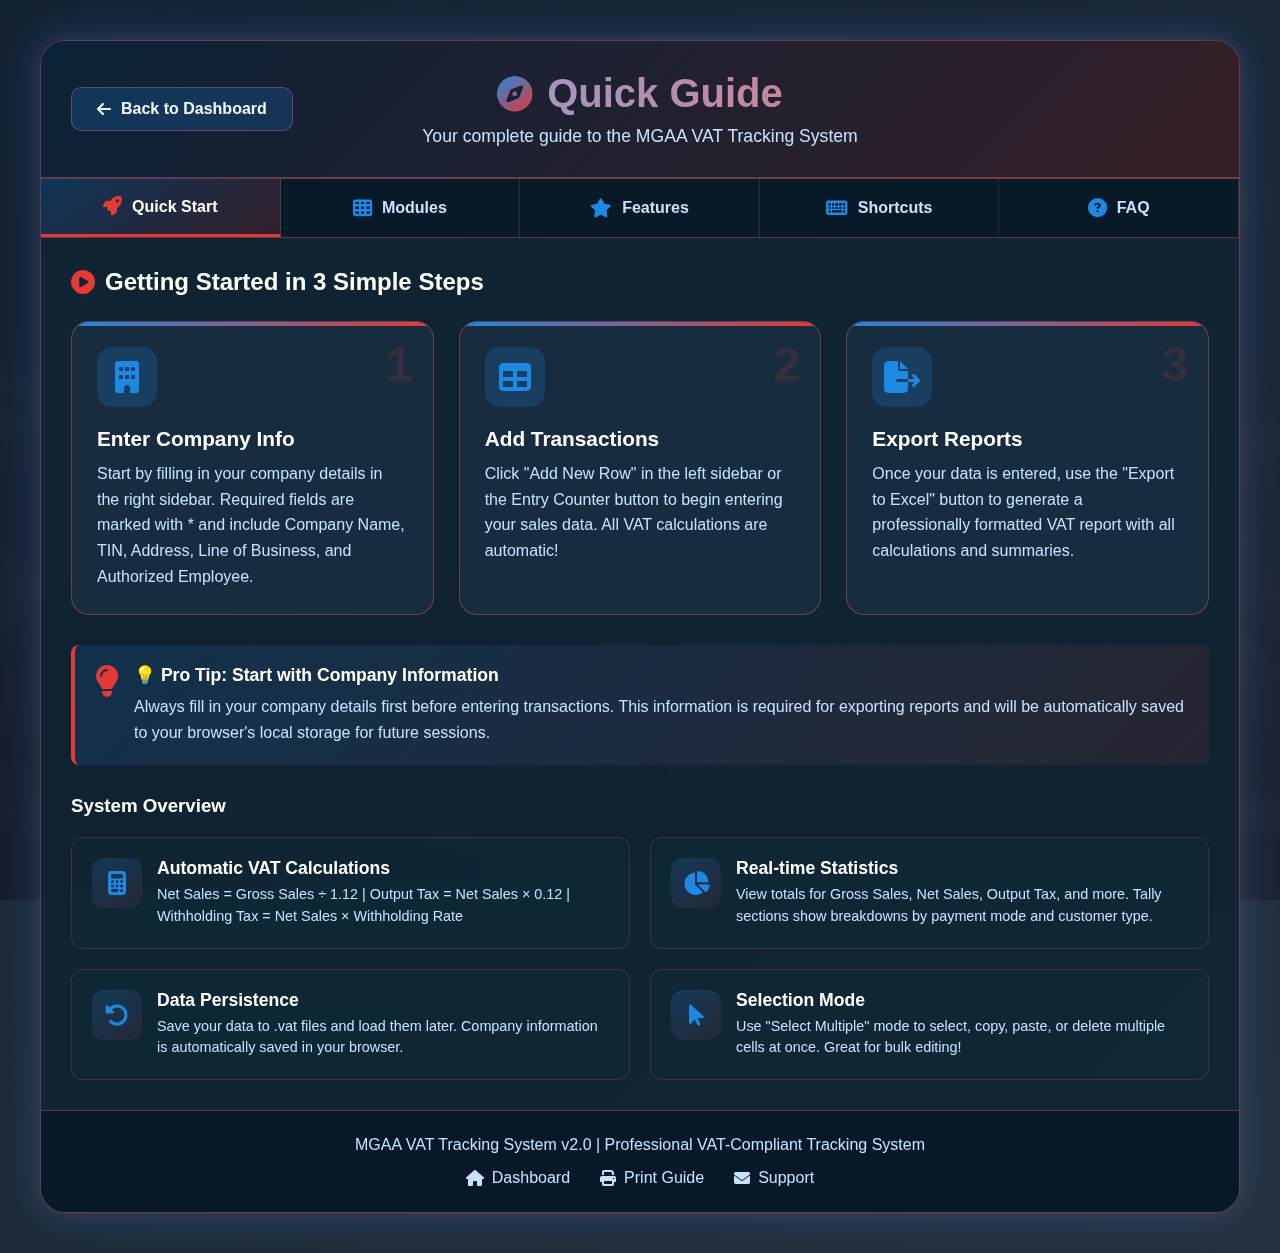
<file: quick_guide.html>
<!DOCTYPE html>
<html lang="en">
<head>
    <meta charset="UTF-8">
    <meta name="viewport" content="width=device-width, initial-scale=1.0, maximum-scale=5.0, user-scalable=yes">
    <title>Quick Guide - VAT Tracking System</title>
    <link rel="stylesheet" href="https://cdnjs.cloudflare.com/ajax/libs/font-awesome/6.4.0/css/all.min.css">
    <style>
        /* CSS Variables — matching main system */
        :root {
            --base-font-size: 16px;
            --scale-factor: 1;
            --primary-blue: #1e88e5;
            --primary-red: #e53935;
            --accent-gradient: linear-gradient(145deg, #1e88e5, #e53935);
            --secondary-dark: #0f1e2f;
            --card-bg: rgba(25, 45, 65, 0.9);
            --header-bg: linear-gradient(135deg, rgba(10, 35, 55, 0.95) 0%, rgba(55, 30, 40, 0.98) 100%);
            --text-color: #f0f8ff;
            --text-secondary: #c6e2ff;
            --sidebar-bg: rgba(8, 24, 40, 0.98);
            --sidebar-width: 280px;
            --glow-blue: rgba(30, 136, 229, 0.8);
            --glow-red: rgba(229, 57, 53, 0.8);
            --border-mix: rgba(230, 100, 120, 0.4);
        }
        
        * {
            margin: 0;
            padding: 0;
            box-sizing: border-box;
            font-family: 'Segoe UI', 'Arial', sans-serif;
        }
        
        body {
            background: linear-gradient(135deg, rgba(11, 26, 42, 0.95), rgba(26, 38, 53, 0.95)), url('bir.jpg') center/cover no-repeat fixed;
            color: var(--text-color);
            min-height: 100vh;
            padding: 20px;
            display: flex;
            flex-direction: column;
            align-items: center;
        }
        
        .guide-container {
            max-width: 1200px;
            width: 100%;
            background: rgba(15, 35, 50, 0.85);
            backdrop-filter: blur(10px);
            border-radius: 25px;
            border: 1px solid var(--border-mix);
            box-shadow: 0 0 40px rgba(30, 136, 229, 0.3), 0 0 20px rgba(229, 57, 53, 0.2);
            overflow: hidden;
            margin: 20px auto;
        }
        
        /* Header */
        .guide-header {
            background: var(--header-bg);
            padding: 30px;
            text-align: center;
            border-bottom: 2px solid var(--border-mix);
            position: relative;
        }
        
        .guide-header h1 {
            font-size: 2.5rem;
            background: linear-gradient(to right, #64b5f6, #ff6b6b);
            -webkit-background-clip: text;
            -webkit-text-fill-color: transparent;
            margin-bottom: 10px;
            display: flex;
            align-items: center;
            justify-content: center;
            gap: 15px;
        }
        
        .guide-header h1 i {
            background: linear-gradient(145deg, var(--primary-blue), var(--primary-red));
            -webkit-background-clip: text;
            -webkit-text-fill-color: transparent;
            font-size: 2.2rem;
        }
        
        .guide-header p {
            color: var(--text-secondary);
            font-size: 1.1rem;
        }
        
        .back-button {
            position: absolute;
            left: 30px;
            top: 50%;
            transform: translateY(-50%);
            background: rgba(30, 136, 229, 0.2);
            border: 1px solid var(--border-mix);
            color: var(--text-color);
            padding: 12px 25px;
            border-radius: 10px;
            text-decoration: none;
            font-weight: 600;
            display: flex;
            align-items: center;
            gap: 10px;
            transition: all 0.3s cubic-bezier(0.34, 1.56, 0.64, 1);
        }
        
        .back-button:hover {
            background: rgba(229, 57, 53, 0.3);
            transform: translateY(-50%) scale(1.05);
            box-shadow: 0 0 20px var(--glow-red);
        }
        
        /* Navigation Tabs */
        .guide-tabs {
            display: flex;
            background: rgba(8, 24, 40, 0.9);
            border-bottom: 1px solid var(--border-mix);
            flex-wrap: wrap;
        }
        
        .tab-btn {
            padding: 18px 30px;
            background: transparent;
            border: none;
            color: var(--text-secondary);
            font-size: 1rem;
            font-weight: 600;
            cursor: pointer;
            transition: all 0.3s ease;
            display: flex;
            align-items: center;
            gap: 10px;
            border-right: 1px solid rgba(230, 100, 120, 0.2);
            flex: 1;
            justify-content: center;
            min-width: 150px;
        }
        
        .tab-btn i {
            font-size: 1.2rem;
            color: var(--primary-blue);
            transition: all 0.3s ease;
        }
        
        .tab-btn:hover {
            background: rgba(30, 136, 229, 0.15);
            color: white;
        }
        
        .tab-btn:hover i {
            color: var(--primary-red);
            transform: scale(1.2);
        }
        
        .tab-btn.active {
            background: linear-gradient(145deg, rgba(30, 136, 229, 0.25), rgba(229, 57, 53, 0.2));
            color: white;
            border-bottom: 3px solid var(--primary-red);
        }
        
        .tab-btn.active i {
            color: var(--primary-red);
        }
        
        /* Tab Content */
        .tab-content {
            padding: 30px;
        }
        
        .tab-pane {
            display: none;
            animation: fadeIn 0.5s ease;
        }
        
        .tab-pane.active {
            display: block;
        }
        
        @keyframes fadeIn {
            from { opacity: 0.3; transform: translateY(10px); }
            to { opacity: 1; transform: translateY(0); }
        }
        
        /* Quick Start Section */
        .quick-start-grid {
            display: grid;
            grid-template-columns: repeat(auto-fit, minmax(250px, 1fr));
            gap: 25px;
            margin-bottom: 30px;
        }
        
        .quick-card {
            background: var(--card-bg);
            border: 1px solid var(--border-mix);
            border-radius: 18px;
            padding: 25px;
            transition: all 0.3s cubic-bezier(0.34, 1.56, 0.64, 1);
            position: relative;
            overflow: hidden;
        }
        
        .quick-card::before {
            content: '';
            position: absolute;
            top: 0;
            left: 0;
            width: 100%;
            height: 4px;
            background: linear-gradient(90deg, var(--primary-blue), var(--primary-red));
        }
        
        .quick-card:hover {
            transform: translateY(-8px) scale(1.02);
            box-shadow: 0 15px 30px rgba(0, 0, 0, 0.4), 0 0 25px var(--glow-blue);
        }
        
        .quick-card-icon {
            width: 60px;
            height: 60px;
            background: rgba(30, 136, 229, 0.2);
            border-radius: 15px;
            display: flex;
            align-items: center;
            justify-content: center;
            margin-bottom: 20px;
        }
        
        .quick-card-icon i {
            font-size: 2rem;
            color: var(--primary-blue);
        }
        
        .quick-card h3 {
            font-size: 1.3rem;
            margin-bottom: 10px;
            color: white;
        }
        
        .quick-card p {
            color: var(--text-secondary);
            line-height: 1.6;
        }
        
        .step-number {
            position: absolute;
            top: 15px;
            right: 20px;
            font-size: 3rem;
            font-weight: 800;
            color: rgba(229, 57, 53, 0.15);
        }
        
        /* Modules Grid */
        .modules-grid {
            display: grid;
            grid-template-columns: repeat(3, 1fr);
            gap: 20px;
            margin-top: 20px;
        }
        
        .module-card {
            background: rgba(20, 45, 65, 0.7);
            border: 1px solid var(--border-mix);
            border-radius: 15px;
            padding: 20px;
            display: flex;
            flex-direction: column;
            gap: 12px;
            transition: all 0.3s ease;
        }
        
        .module-card:hover {
            background: rgba(30, 55, 75, 0.8);
            border-color: var(--primary-blue);
            transform: scale(1.02);
        }
        
        .module-header {
            display: flex;
            align-items: center;
            gap: 12px;
        }
        
        .module-header i {
            font-size: 1.5rem;
            color: var(--primary-blue);
            width: 35px;
        }
        
        .module-header h4 {
            font-size: 1.1rem;
            color: white;
        }
        
        .module-badge {
            background: linear-gradient(145deg, var(--primary-blue), var(--primary-red));
            color: white;
            padding: 3px 10px;
            border-radius: 12px;
            font-size: 0.7rem;
            font-weight: 600;
            text-transform: uppercase;
            margin-left: auto;
        }
        
        .module-description {
            color: var(--text-secondary);
            font-size: 0.9rem;
            line-height: 1.5;
            margin-left: 47px;
        }
        
        .module-features {
            margin-left: 47px;
            list-style: none;
        }
        
        .module-features li {
            color: #a0c4e5;
            font-size: 0.85rem;
            margin-bottom: 5px;
            display: flex;
            align-items: center;
            gap: 8px;
        }
        
        .module-features li i {
            color: var(--primary-red);
            font-size: 0.7rem;
        }
        
        /* Features Grid */
        .features-grid {
            display: grid;
            grid-template-columns: repeat(2, 1fr);
            gap: 20px;
        }
        
        .feature-item {
            background: rgba(15, 40, 55, 0.6);
            border: 1px solid rgba(230, 100, 120, 0.2);
            border-radius: 12px;
            padding: 20px;
            display: flex;
            gap: 15px;
        }
        
        .feature-icon {
            width: 50px;
            height: 50px;
            background: linear-gradient(145deg, rgba(30, 136, 229, 0.2), rgba(229, 57, 53, 0.1));
            border-radius: 12px;
            display: flex;
            align-items: center;
            justify-content: center;
            flex-shrink: 0;
        }
        
        .feature-icon i {
            font-size: 1.5rem;
            color: var(--primary-blue);
        }
        
        .feature-text h4 {
            color: white;
            margin-bottom: 5px;
            font-size: 1.1rem;
        }
        
        .feature-text p {
            color: var(--text-secondary);
            font-size: 0.9rem;
            line-height: 1.5;
        }
        
        /* Tip Box */
        .tip-box {
            background: linear-gradient(135deg, rgba(30, 136, 229, 0.15), rgba(229, 57, 53, 0.1));
            border-left: 4px solid var(--primary-red);
            border-radius: 8px;
            padding: 20px;
            margin: 25px 0;
            display: flex;
            gap: 15px;
        }
        
        .tip-box i {
            font-size: 2rem;
            color: var(--primary-red);
        }
        
        .tip-content h4 {
            color: white;
            margin-bottom: 8px;
            font-size: 1.1rem;
        }
        
        .tip-content p {
            color: var(--text-secondary);
            line-height: 1.6;
        }
        
        /* Keyboard Shortcuts */
        .shortcuts-grid {
            display: grid;
            grid-template-columns: repeat(auto-fit, minmax(200px, 1fr));
            gap: 15px;
            margin-top: 20px;
        }
        
        .shortcut-item {
            background: rgba(20, 45, 65, 0.7);
            border: 1px solid var(--border-mix);
            border-radius: 10px;
            padding: 15px;
            display: flex;
            align-items: center;
            gap: 15px;
        }
        
        .shortcut-key {
            background: rgba(30, 136, 229, 0.3);
            border: 1px solid var(--primary-blue);
            border-radius: 6px;
            padding: 5px 10px;
            font-family: monospace;
            font-weight: 600;
            color: white;
            min-width: 60px;
            text-align: center;
        }
        
        .shortcut-desc {
            color: var(--text-secondary);
            font-size: 0.9rem;
        }
        
        /* FAQ Section */
        .faq-item {
            background: rgba(15, 40, 55, 0.6);
            border: 1px solid rgba(230, 100, 120, 0.2);
            border-radius: 10px;
            margin-bottom: 15px;
            overflow: hidden;
        }
        
        .faq-question {
            padding: 18px 25px;
            display: flex;
            align-items: center;
            gap: 15px;
            cursor: pointer;
            transition: all 0.3s ease;
        }
        
        .faq-question:hover {
            background: rgba(30, 136, 229, 0.1);
        }
        
        .faq-question i {
            color: var(--primary-red);
            transition: transform 0.3s ease;
        }
        
        .faq-question.active i {
            transform: rotate(90deg);
        }
        
        .faq-question h4 {
            flex: 1;
            color: white;
            font-size: 1rem;
        }
        
        .faq-answer {
            padding: 0 25px 18px 55px;
            color: var(--text-secondary);
            line-height: 1.6;
            display: none;
        }
        
        .faq-answer.show {
            display: block;
            animation: slideDown 0.3s ease;
        }
        
        @keyframes slideDown {
            from { opacity: 0; transform: translateY(-10px); }
            to { opacity: 1; transform: translateY(0); }
        }
        
        /* Formula Cards */
        .formula-card {
            background: linear-gradient(135deg, rgba(30, 136, 229, 0.15), rgba(229, 57, 53, 0.1));
            border: 1px solid var(--border-mix);
            border-radius: 12px;
            padding: 20px;
            margin-bottom: 15px;
        }
        
        .formula-title {
            color: white;
            font-weight: 600;
            margin-bottom: 10px;
            display: flex;
            align-items: center;
            gap: 10px;
        }
        
        .formula-title i {
            color: var(--primary-blue);
        }
        
        .formula-example {
            background: rgba(0, 0, 0, 0.3);
            padding: 12px;
            border-radius: 8px;
            font-family: monospace;
            color: #a0ffd0;
            margin-top: 10px;
            font-size: 0.9rem;
            border: 1px solid rgba(0, 255, 157, 0.2);
        }
        
        /* Footer */
        .guide-footer {
            background: var(--sidebar-bg);
            padding: 25px;
            text-align: center;
            border-top: 1px solid var(--border-mix);
        }
        
        .guide-footer p {
            color: var(--text-secondary);
            margin-bottom: 10px;
        }
        
        .guide-footer-links {
            display: flex;
            justify-content: center;
            gap: 30px;
            margin-top: 15px;
        }
        
        .guide-footer-links a {
            color: var(--text-secondary);
            text-decoration: none;
            display: flex;
            align-items: center;
            gap: 8px;
            transition: all 0.3s ease;
        }
        
        .guide-footer-links a:hover {
            color: var(--primary-red);
            transform: scale(1.05);
        }
        
        /* Responsive */
        @media (max-width: 1024px) {
            .modules-grid {
                grid-template-columns: repeat(2, 1fr);
            }
            
            .features-grid {
                grid-template-columns: 1fr;
            }
        }
        
        @media (max-width: 768px) {
            .guide-header h1 {
                font-size: 1.8rem;
            }
            
            .back-button {
                position: relative;
                left: 0;
                top: 0;
                transform: none;
                margin-bottom: 20px;
                display: inline-flex;
            }
            
            .modules-grid {
                grid-template-columns: 1fr;
            }
            
            .quick-start-grid {
                grid-template-columns: 1fr;
            }
            
            .tab-btn {
                padding: 12px;
                font-size: 0.9rem;
                min-width: auto;
            }
            
            .tab-btn i {
                font-size: 1rem;
            }
            
            .feature-item {
                flex-direction: column;
            }
            
            .tip-box {
                flex-direction: column;
            }
        }
        
        /* Animations */
        .pulse {
            animation: pulse 2s infinite;
        }
        
        @keyframes pulse {
            0%, 100% { opacity: 1; }
            50% { opacity: 0.7; }
        }
        
        .glow-text {
            color: #00ff9d;
            text-shadow: 0 0 10px rgba(0, 255, 157, 0.5);
        }
        
        .badge {
            background: linear-gradient(145deg, var(--primary-blue), var(--primary-red));
            color: white;
            padding: 3px 10px;
            border-radius: 12px;
            font-size: 0.7rem;
            font-weight: 600;
            text-transform: uppercase;
        }
    </style>
</head>
<body>
    <div class="guide-container">
        <!-- Header -->
        <div class="guide-header">
            <a href="index2.html" class="back-button">
                <i class="fas fa-arrow-left"></i>
                <span>Back to Dashboard</span>
            </a>
            <h1>
                <i class="fas fa-compass"></i>
                Quick Guide
            </h1>
            <p>Your complete guide to the MGAA VAT Tracking System</p>
        </div>
        
        <!-- Navigation Tabs -->
        <div class="guide-tabs">
            <button class="tab-btn active" data-tab="quickstart">
                <i class="fas fa-rocket"></i>
                <span>Quick Start</span>
            </button>
            <button class="tab-btn" data-tab="modules">
                <i class="fas fa-th"></i>
                <span>Modules</span>
            </button>
            <button class="tab-btn" data-tab="features">
                <i class="fas fa-star"></i>
                <span>Features</span>
            </button>
            <button class="tab-btn" data-tab="shortcuts">
                <i class="fas fa-keyboard"></i>
                <span>Shortcuts</span>
            </button>
            <button class="tab-btn" data-tab="faq">
                <i class="fas fa-question-circle"></i>
                <span>FAQ</span>
            </button>
        </div>
        
        <!-- Tab Content -->
        <div class="tab-content">
            <!-- Quick Start Tab -->
            <div class="tab-pane active" id="quickstart">
                <h2 style="color: white; margin-bottom: 25px; display: flex; align-items: center; gap: 10px;">
                    <i class="fas fa-play-circle" style="color: var(--primary-red);"></i>
                    Getting Started in 3 Simple Steps
                </h2>
                
                <div class="quick-start-grid">
                    <div class="quick-card">
                        <div class="step-number">1</div>
                        <div class="quick-card-icon">
                            <i class="fas fa-building"></i>
                        </div>
                        <h3>Enter Company Info</h3>
                        <p>Start by filling in your company details in the right sidebar. Required fields are marked with * and include Company Name, TIN, Address, Line of Business, and Authorized Employee.</p>
                    </div>
                    
                    <div class="quick-card">
                        <div class="step-number">2</div>
                        <div class="quick-card-icon">
                            <i class="fas fa-table"></i>
                        </div>
                        <h3>Add Transactions</h3>
                        <p>Click "Add New Row" in the left sidebar or the Entry Counter button to begin entering your sales data. All VAT calculations are automatic!</p>
                    </div>
                    
                    <div class="quick-card">
                        <div class="step-number">3</div>
                        <div class="quick-card-icon">
                            <i class="fas fa-file-export"></i>
                        </div>
                        <h3>Export Reports</h3>
                        <p>Once your data is entered, use the "Export to Excel" button to generate a professionally formatted VAT report with all calculations and summaries.</p>
                    </div>
                </div>
                
                <div class="tip-box">
                    <i class="fas fa-lightbulb"></i>
                    <div class="tip-content">
                        <h4>💡 Pro Tip: Start with Company Information</h4>
                        <p>Always fill in your company details first before entering transactions. This information is required for exporting reports and will be automatically saved to your browser's local storage for future sessions.</p>
                    </div>
                </div>
                
                <h3 style="color: white; margin: 30px 0 20px;">System Overview</h3>
                <div class="features-grid">
                    <div class="feature-item">
                        <div class="feature-icon">
                            <i class="fas fa-calculator"></i>
                        </div>
                        <div class="feature-text">
                            <h4>Automatic VAT Calculations</h4>
                            <p>Net Sales = Gross Sales ÷ 1.12 | Output Tax = Net Sales × 0.12 | Withholding Tax = Net Sales × Withholding Rate</p>
                        </div>
                    </div>
                    
                    <div class="feature-item">
                        <div class="feature-icon">
                            <i class="fas fa-chart-pie"></i>
                        </div>
                        <div class="feature-text">
                            <h4>Real-time Statistics</h4>
                            <p>View totals for Gross Sales, Net Sales, Output Tax, and more. Tally sections show breakdowns by payment mode and customer type.</p>
                        </div>
                    </div>
                    
                    <div class="feature-item">
                        <div class="feature-icon">
                            <i class="fas fa-undo-alt"></i>
                        </div>
                        <div class="feature-text">
                            <h4>Data Persistence</h4>
                            <p>Save your data to .vat files and load them later. Company information is automatically saved in your browser.</p>
                        </div>
                    </div>
                    
                    <div class="feature-item">
                        <div class="feature-icon">
                            <i class="fas fa-mouse-pointer"></i>
                        </div>
                        <div class="feature-text">
                            <h4>Selection Mode</h4>
                            <p>Use "Select Multiple" mode to select, copy, paste, or delete multiple cells at once. Great for bulk editing!</p>
                        </div>
                    </div>
                </div>
            </div>
            
            <!-- Modules Tab -->
            <div class="tab-pane" id="modules">
                <h2 style="color: white; margin-bottom: 25px; display: flex; align-items: center; gap: 10px;">
                    <i class="fas fa-th" style="color: var(--primary-blue);"></i>
                    Dashboard Modules
                </h2>
                
                <p style="color: var(--text-secondary); margin-bottom: 25px;">The main dashboard features 9 tracking modules, each designed for specific transaction types:</p>
                
                <div class="modules-grid">
                    <!-- Row 1 - VAT Modules -->
                    <div class="module-card">
                        <div class="module-header">
                            <i class="fas fa-file-invoice-dollar"></i>
                            <h4>VAT Sales</h4>
                            <span class="module-badge">VAT</span>
                        </div>
                        <div class="module-description">
                            Track vatable sales with automated VAT calculations.
                        </div>
                        <ul class="module-features">
                            <li><i class="fas fa-check-circle"></i> Automatic 12% VAT computation</li>
                            <li><i class="fas fa-check-circle"></i> Withholding tax options (0%,1%,2%,5%)</li>
                            <li><i class="fas fa-check-circle"></i> TIN validation</li>
                        </ul>
                    </div>
                    
                    <div class="module-card">
                        <div class="module-header">
                            <i class="fas fa-shopping-cart"></i>
                            <h4>VAT Purchases</h4>
                            <span class="module-badge">VAT</span>
                        </div>
                        <div class="module-description">
                            Track vatable purchases with input tax calculations.
                        </div>
                        <ul class="module-features">
                            <li><i class="fas fa-check-circle"></i> Input tax tracking</li>
                            <li><i class="fas fa-check-circle"></i> Supplier management</li>
                            <li><i class="fas fa-check-circle"></i> Purchase categorization</li>
                        </ul>
                    </div>
                    
                    <div class="module-card">
                        <div class="module-header">
                            <i class="fas fa-money-bill-wave"></i>
                            <h4>VAT Expenses</h4>
                            <span class="module-badge">VAT</span>
                        </div>
                        <div class="module-description">
                            Track vatable expenses with automated VAT calculations.
                        </div>
                        <ul class="module-features">
                            <li><i class="fas fa-check-circle"></i> Expense categorization</li>
                            <li><i class="fas fa-check-circle"></i> VAT recoverable tracking</li>
                            <li><i class="fas fa-check-circle"></i> Receipt management</li>
                        </ul>
                    </div>
                    
                    <!-- Row 2 - Non-VAT Modules -->
                    <div class="module-card">
                        <div class="module-header">
                            <i class="fas fa-file-invoice"></i>
                            <h4>Non-VAT Sales</h4>
                            <span class="module-badge">Non-VAT</span>
                        </div>
                        <div class="module-description">
                            Track sales that are exempt from VAT.
                        </div>
                        <ul class="module-features">
                            <li><i class="fas fa-check-circle"></i> Exempt transaction tracking</li>
                            <li><i class="fas fa-check-circle"></i> Zero-rated sales</li>
                            <li><i class="fas fa-check-circle"></i> Exemption reason codes</li>
                        </ul>
                    </div>
                    
                    <div class="module-card">
                        <div class="module-header">
                            <i class="fas fa-shopping-basket"></i>
                            <h4>Non-VAT Purchases</h4>
                            <span class="module-badge">Non-VAT</span>
                        </div>
                        <div class="module-description">
                            Track purchases that are exempt from VAT.
                        </div>
                        <ul class="module-features">
                            <li><i class="fas fa-check-circle"></i> Exempt purchase tracking</li>
                            <li><i class="fas fa-check-circle"></i> VAT-exempt suppliers</li>
                            <li><i class="fas fa-check-circle"></i> Special transaction types</li>
                        </ul>
                    </div>
                    
                    <div class="module-card">
                        <div class="module-header">
                            <i class="fas fa-receipt"></i>
                            <h4>Non-VAT Expenses</h4>
                            <span class="module-badge">Non-VAT</span>
                        </div>
                        <div class="module-description">
                            Track expenses that are exempt from VAT.
                        </div>
                        <ul class="module-features">
                            <li><i class="fas fa-check-circle"></i> VAT-exempt expense tracking</li>
                            <li><i class="fas fa-check-circle"></i> Operating expenses</li>
                            <li><i class="fas fa-check-circle"></i> Administrative costs</li>
                        </ul>
                    </div>
                    
                    <!-- Row 3 - Special Modules -->
                    <div class="module-card">
                        <div class="module-header">
                            <i class="fas fa-building"></i>
                            <h4>Capital Expenditures</h4>
                            <span class="module-badge">CAPEX</span>
                        </div>
                        <div class="module-description">
                            Track asset acquisitions with VAT calculations.
                        </div>
                        <ul class="module-features">
                            <li><i class="fas fa-check-circle"></i> Asset depreciation tracking</li>
                            <li><i class="fas fa-check-circle"></i> Capital goods monitoring</li>
                            <li><i class="fas fa-check-circle"></i> Long-term asset management</li>
                        </ul>
                    </div>
                    
                    <div class="module-card">
                        <div class="module-header">
                            <i class="fas fa-file-certificate"></i>
                            <h4>Taxes & Licenses</h4>
                            <span class="module-badge">GOV</span>
                        </div>
                        <div class="module-description">
                            Track tax payments and government license fees.
                        </div>
                        <ul class="module-features">
                            <li><i class="fas fa-check-circle"></i> Annual registration fees</li>
                            <li><i class="fas fa-check-circle"></i> Permit tracking</li>
                            <li><i class="fas fa-check-circle"></i> Government payment records</li>
                        </ul>
                    </div>
                    
                    <div class="module-card">
                        <div class="module-header">
                            <i class="fas fa-undo-alt"></i>
                            <h4>Purchase Returns</h4>
                            <span class="module-badge">RETURNS</span>
                        </div>
                        <div class="module-description">
                            Track purchase returns with VAT adjustments.
                        </div>
                        <ul class="module-features">
                            <li><i class="fas fa-check-circle"></i> Return to supplier tracking</li>
                            <li><i class="fas fa-check-circle"></i> VAT credit adjustments</li>
                            <li><i class="fas fa-check-circle"></i> Debit note management</li>
                        </ul>
                    </div>
                </div>
                
                <div class="tip-box" style="margin-top: 25px;">
                    <i class="fas fa-info-circle"></i>
                    <div class="tip-content">
                        <h4>📊 Additional Features</h4>
                        <p>Don't forget to explore Tax Facts, Tax Calculator, Compensation, and Tax Game modules in the sidebar for comprehensive tax management!</p>
                    </div>
                </div>
            </div>
            
            <!-- Features Tab -->
            <div class="tab-pane" id="features">
                <h2 style="color: white; margin-bottom: 25px; display: flex; align-items: center; gap: 10px;">
                    <i class="fas fa-crown" style="color: #ffd700;"></i>
                    Advanced Features
                </h2>
                
                <div class="features-grid" style="grid-template-columns: 1fr;">
                    <!-- Pagination -->
                    <div class="feature-item">
                        <div class="feature-icon">
                            <i class="fas fa-arrows-alt-h"></i>
                        </div>
                        <div class="feature-text">
                            <h4>Smart Pagination</h4>
                            <p>Navigate through your data with intuitive pagination controls. Choose from 10, 25, 50, or 100 rows per page. The page indicator is clickable for direct page navigation.</p>
                            <div class="formula-example" style="margin-top: 10px;">
                                <i class="fas fa-chevron-left"></i> 1 / 5 <i class="fas fa-chevron-right"></i> • First/Last buttons for quick navigation
                            </div>
                        </div>
                    </div>
                    
                    <!-- Selection Mode -->
                    <div class="feature-item">
                        <div class="feature-icon">
                            <i class="fas fa-check-double"></i>
                        </div>
                        <div class="feature-text">
                            <h4>Multiple Selection Mode</h4>
                            <p>Enable "Select Multiple" from the sidebar to select ranges of cells. Copy (Ctrl+C), paste (Ctrl+V), or delete multiple cells at once. Perfect for bulk data entry!</p>
                            <div class="formula-example" style="margin-top: 10px;">
                                Click and drag to select • Delete key to clear • Escape to exit
                            </div>
                        </div>
                    </div>
                    
                    <!-- Save/Load -->
                    <div class="feature-item">
                        <div class="feature-icon">
                            <i class="fas fa-database"></i>
                        </div>
                        <div class="feature-text">
                            <h4>Data Persistence System</h4>
                            <p>Save your work to .vat files and load them anytime. The system saves:</p>
                            <ul style="color: var(--text-secondary); margin-left: 20px; margin-top: 8px;">
                                <li>All transaction data with full formatting</li>
                                <li>Company information and settings</li>
                                <li>Timestamp and version information</li>
                            </ul>
                        </div>
                    </div>
                    
                    <!-- Excel Export -->
                    <div class="feature-item">
                        <div class="feature-icon">
                            <i class="fas fa-file-excel"></i>
                        </div>
                        <div class="feature-text">
                            <h4>Professional Excel Reports</h4>
                            <p>Generate beautifully formatted Excel reports with:</p>
                            <ul style="color: var(--text-secondary); margin-left: 20px; margin-top: 8px;">
                                <li>Company header with all details</li>
                                <li>Color-coded sections and totals</li>
                                <li>Financial summaries and distribution charts</li>
                                <li>Print-ready layout with proper formatting</li>
                                <li>Automatic filename generation</li>
                            </ul>
                        </div>
                    </div>
                    
                    <!-- Zoom Adaptation -->
                    <div class="feature-item">
                        <div class="feature-icon">
                            <i class="fas fa-search-plus"></i>
                        </div>
                        <div class="feature-text">
                            <h4>Adaptive Zoom Interface</h4>
                            <p>The interface automatically adapts to your zoom level:</p>
                            <ul style="color: var(--text-secondary); margin-left: 20px; margin-top: 8px;">
                                <li>100-125%: Full interface</li>
                                <li>150%: Compact headers</li>
                                <li>175-200%: Shortened labels, hidden less important columns</li>
                                <li>200%+: Table Focus Mode available</li>
                            </ul>
                        </div>
                    </div>
                    
                    <!-- Table Focus Mode -->
                    <div class="feature-item">
                        <div class="feature-icon">
                            <i class="fas fa-expand"></i>
                        </div>
                        <div class="feature-text">
                            <h4>Table Focus Mode</h4>
                            <p>When working with many rows, enable Table Focus Mode (Ctrl+Shift+F) to maximize table space. All other sections are hidden, giving you a full-screen spreadsheet experience.</p>
                        </div>
                    </div>
                </div>
                
                <h3 style="color: white; margin: 30px 0 20px;">VAT Calculation Formulas</h3>
                
                <div class="formula-card">
                    <div class="formula-title">
                        <i class="fas fa-divide"></i>
                        Net Sales Calculation
                    </div>
                    <p><strong>Formula:</strong> Net Sales = Gross Sales ÷ 1.12</p>
                    <div class="formula-example">
                        Example: Gross Sales = ₱1,120.00<br>
                        Net Sales = ₱1,120.00 ÷ 1.12 = ₱1,000.00
                    </div>
                </div>
                
                <div class="formula-card">
                    <div class="formula-title">
                        <i class="fas fa-percent"></i>
                        Output Tax (VAT)
                    </div>
                    <p><strong>Formula:</strong> Output Tax = Net Sales × 0.12</p>
                    <div class="formula-example">
                        Example: Net Sales = ₱1,000.00<br>
                        Output Tax = ₱1,000.00 × 0.12 = ₱120.00
                    </div>
                </div>
                
                <div class="formula-card">
                    <div class="formula-title">
                        <i class="fas fa-hand-holding-usd"></i>
                        Withholding Tax
                    </div>
                    <p><strong>Formula:</strong> Withholding Amount = Net Sales × Withholding Rate</p>
                    <div class="formula-example">
                        Example: Net Sales = ₱1,000.00, Rate = 2% (0.02)<br>
                        Withholding Amount = ₱1,000.00 × 0.02 = ₱20.00
                    </div>
                </div>
            </div>
            
            <!-- Shortcuts Tab -->
            <div class="tab-pane" id="shortcuts">
                <h2 style="color: white; margin-bottom: 25px; display: flex; align-items: center; gap: 10px;">
                    <i class="fas fa-keyboard" style="color: var(--primary-blue);"></i>
                    Keyboard Shortcuts
                </h2>
                
                <div class="shortcuts-grid">
                    <div class="shortcut-item">
                        <span class="shortcut-key">Tab</span>
                        <span class="shortcut-desc">Navigate between fields</span>
                    </div>
                    
                    <div class="shortcut-item">
                        <span class="shortcut-key">↑ ↓ → ←</span>
                        <span class="shortcut-desc">Navigate between cells</span>
                    </div>
                    
                    <div class="shortcut-item">
                        <span class="shortcut-key">Enter</span>
                        <span class="shortcut-desc">Confirm input / Next row</span>
                    </div>
                    
                    <div class="shortcut-item">
                        <span class="shortcut-key">Delete</span>
                        <span class="shortcut-desc">Delete selected cells</span>
                    </div>
                    
                    <div class="shortcut-item">
                        <span class="shortcut-key">Ctrl + C</span>
                        <span class="shortcut-desc">Copy selected cells</span>
                    </div>
                    
                    <div class="shortcut-item">
                        <span class="shortcut-key">Ctrl + V</span>
                        <span class="shortcut-desc">Paste to selected cells</span>
                    </div>
                    
                    <div class="shortcut-item">
                        <span class="shortcut-key">Ctrl + S</span>
                        <span class="shortcut-desc">Save data to file</span>
                    </div>
                    
                    <div class="shortcut-item">
                        <span class="shortcut-key">Ctrl + O</span>
                        <span class="shortcut-desc">Load data from file</span>
                    </div>
                    
                    <div class="shortcut-item">
                        <span class="shortcut-key">Ctrl + E</span>
                        <span class="shortcut-desc">Export to Excel</span>
                    </div>
                    
                    <div class="shortcut-item">
                        <span class="shortcut-key">Ctrl + N</span>
                        <span class="shortcut-desc">Add new row</span>
                    </div>
                    
                    <div class="shortcut-item">
                        <span class="shortcut-key">Ctrl + Shift + F</span>
                        <span class="shortcut-desc">Toggle Table Focus Mode</span>
                    </div>
                    
                    <div class="shortcut-item">
                        <span class="shortcut-key">Ctrl + M</span>
                        <span class="shortcut-desc">Toggle Selection Mode</span>
                    </div>
                    
                    <div class="shortcut-item">
                        <span class="shortcut-key">Esc</span>
                        <span class="shortcut-desc">Clear selection / Exit mode</span>
                    </div>
                    
                    <div class="shortcut-item">
                        <span class="shortcut-key">F1</span>
                        <span class="shortcut-desc">Open this guide</span>
                    </div>
                    
                    <div class="shortcut-item">
                        <span class="shortcut-key">Ctrl + P</span>
                        <span class="shortcut-desc">Print report</span>
                    </div>
                    
                    <div class="shortcut-item">
                        <span class="shortcut-key">Ctrl + =</span>
                        <span class="shortcut-desc">Zoom in</span>
                    </div>
                </div>
                
                <div class="tip-box" style="margin-top: 25px;">
                    <i class="fas fa-magic"></i>
                    <div class="tip-content">
                        <h4>✨ Selection Mode Shortcuts</h4>
                        <p>When in Selection Mode (Ctrl+M):<br>
                        • Click and drag to select a range<br>
                        • Ctrl+C to copy selected cells<br>
                        • Ctrl+V to paste to selected cells<br>
                        • Delete to clear selected cells<br>
                        • Escape to clear selection or exit mode</p>
                    </div>
                </div>
            </div>
            
            <!-- FAQ Tab -->
            <div class="tab-pane" id="faq">
                <h2 style="color: white; margin-bottom: 25px; display: flex; align-items: center; gap: 10px;">
                    <i class="fas fa-question-circle" style="color: var(--primary-red);"></i>
                    Frequently Asked Questions
                </h2>
                
                <div class="faq-item">
                    <div class="faq-question" onclick="toggleFAQ(this)">
                        <i class="fas fa-chevron-right"></i>
                        <h4>How do I save my work?</h4>
                    </div>
                    <div class="faq-answer">
                        Use the "Save Data to File" button in the left sidebar. This will download a .vat file containing all your transactions and company information. To load it later, use "Load Data from File". Company information is automatically saved in your browser's local storage.
                    </div>
                </div>
                
                <div class="faq-item">
                    <div class="faq-question" onclick="toggleFAQ(this)">
                        <i class="fas fa-chevron-right"></i>
                        <h4>Why can't I export to Excel?</h4>
                    </div>
                    <div class="faq-answer">
                        Excel export requires all required company fields to be filled: Company Name, TIN Number, Address, Line of Business, and Authorized Employee. These are marked with * in the right sidebar. Once all are filled, the export will work perfectly.
                    </div>
                </div>
                
                <div class="faq-item">
                    <div class="faq-question" onclick="toggleFAQ(this)">
                        <i class="fas fa-chevron-right"></i>
                        <h4>How do I edit multiple cells at once?</h4>
                    </div>
                    <div class="faq-answer">
                        Click "Select Multiple" in the left sidebar to enter selection mode. Then click and drag to select a range of cells. You can copy (Ctrl+C), paste (Ctrl+V), or delete them all at once. Click "Exit Selection Mode" when done.
                    </div>
                </div>
                
                <div class="faq-item">
                    <div class="faq-question" onclick="toggleFAQ(this)">
                        <i class="fas fa-chevron-right"></i>
                        <h4>What's the correct TIN format?</h4>
                    </div>
                    <div class="faq-answer">
                        TIN numbers should follow the format: 000-000-000-000 (12 digits). The system automatically formats as you type and validates that you've entered all 12 digits. A valid TIN is required for proper VAT reporting.
                    </div>
                </div>
                
                <div class="faq-item">
                    <div class="faq-question" onclick="toggleFAQ(this)">
                        <i class="fas fa-chevron-right"></i>
                        <h4>How does the withholding tax work?</h4>
                    </div>
                    <div class="faq-answer">
                        Withholding tax is calculated based on the Net Sales amount. Available rates: 0% (none), 1% (EWT), 2% (creditable withholding tax), and 5% (government withholding). The amount is automatically computed and shown in the Withholding Amount column.
                    </div>
                </div>
                
                <div class="faq-item">
                    <div class="faq-question" onclick="toggleFAQ(this)">
                        <i class="fas fa-chevron-right"></i>
                        <h4>What happens when I zoom in too much?</h4>
                    </div>
                    <div class="faq-answer">
                        The system automatically adapts to your zoom level. At 175%+, headers are shortened. At 200%+, less important columns (Address, Remarks) are hidden. You can use Table Focus Mode (Ctrl+Shift+F) for maximum space when working with many rows.
                    </div>
                </div>
                
                <div class="faq-item">
                    <div class="faq-question" onclick="toggleFAQ(this)">
                        <i class="fas fa-chevron-right"></i>
                        <h4>Can I print my reports?</h4>
                    </div>
                    <div class="faq-answer">
                        Yes! Click "Print Report" in the sidebar, or use Ctrl+P. For best results, export to Excel first and print from there. The Excel export includes print-optimized formatting with proper margins, headers, and page layout.
                    </div>
                </div>
                
                <div class="faq-item">
                    <div class="faq-question" onclick="toggleFAQ(this)">
                        <i class="fas fa-chevron-right"></i>
                        <h4>Is my data secure?</h4>
                    </div>
                    <div class="faq-answer">
                        All data is stored locally in your browser or in files you choose to save. No data is sent to any server. The system works entirely offline, giving you full control over your sensitive financial information.
                    </div>
                </div>
            </div>
        </div>
        
        <!-- Footer -->
        <div class="guide-footer">
            <p>MGAA VAT Tracking System v2.0 | Professional VAT-Compliant Tracking System</p>
            <div class="guide-footer-links">
                <a href="index2.html"><i class="fas fa-home"></i> Dashboard</a>
                <a href="#" id="printGuide"><i class="fas fa-print"></i> Print Guide</a>
                <a href="#" id="emailSupport"><i class="fas fa-envelope"></i> Support</a>
            </div>
        </div>
    </div>

    <script>
        document.addEventListener('DOMContentLoaded', function() {
            // Tab switching
            const tabBtns = document.querySelectorAll('.tab-btn');
            const tabPanes = document.querySelectorAll('.tab-pane');
            
            tabBtns.forEach(btn => {
                btn.addEventListener('click', function() {
                    const tabId = this.dataset.tab;
                    
                    // Remove active class from all buttons and panes
                    tabBtns.forEach(b => b.classList.remove('active'));
                    tabPanes.forEach(p => p.classList.remove('active'));
                    
                    // Add active class to current button and pane
                    this.classList.add('active');
                    document.getElementById(tabId).classList.add('active');
                });
            });
            
            // Print guide
            document.getElementById('printGuide')?.addEventListener('click', function(e) {
                e.preventDefault();
                window.print();
            });
            
            // Email support
            document.getElementById('emailSupport')?.addEventListener('click', function(e) {
                e.preventDefault();
                window.location.href = 'mailto:support@mgaa-vat.com?subject=VAT%20Tracking%20System%20Support';
            });
            
            // Add keyboard shortcut (F1) to open this guide from anywhere
            document.addEventListener('keydown', function(e) {
                if (e.key === 'F1') {
                    e.preventDefault();
                    // Already on guide page, could scroll to top
                    window.scrollTo({ top: 0, behavior: 'smooth' });
                }
            });
        });
        
        // FAQ toggle function
        function toggleFAQ(element) {
            const answer = element.nextElementSibling;
            const icon = element.querySelector('i');
            
            answer.classList.toggle('show');
            element.classList.toggle('active');
            
            if (answer.classList.contains('show')) {
                icon.style.transform = 'rotate(90deg)';
            } else {
                icon.style.transform = 'rotate(0deg)';
            }
        }
    </script>
</body>
</html>
</file>
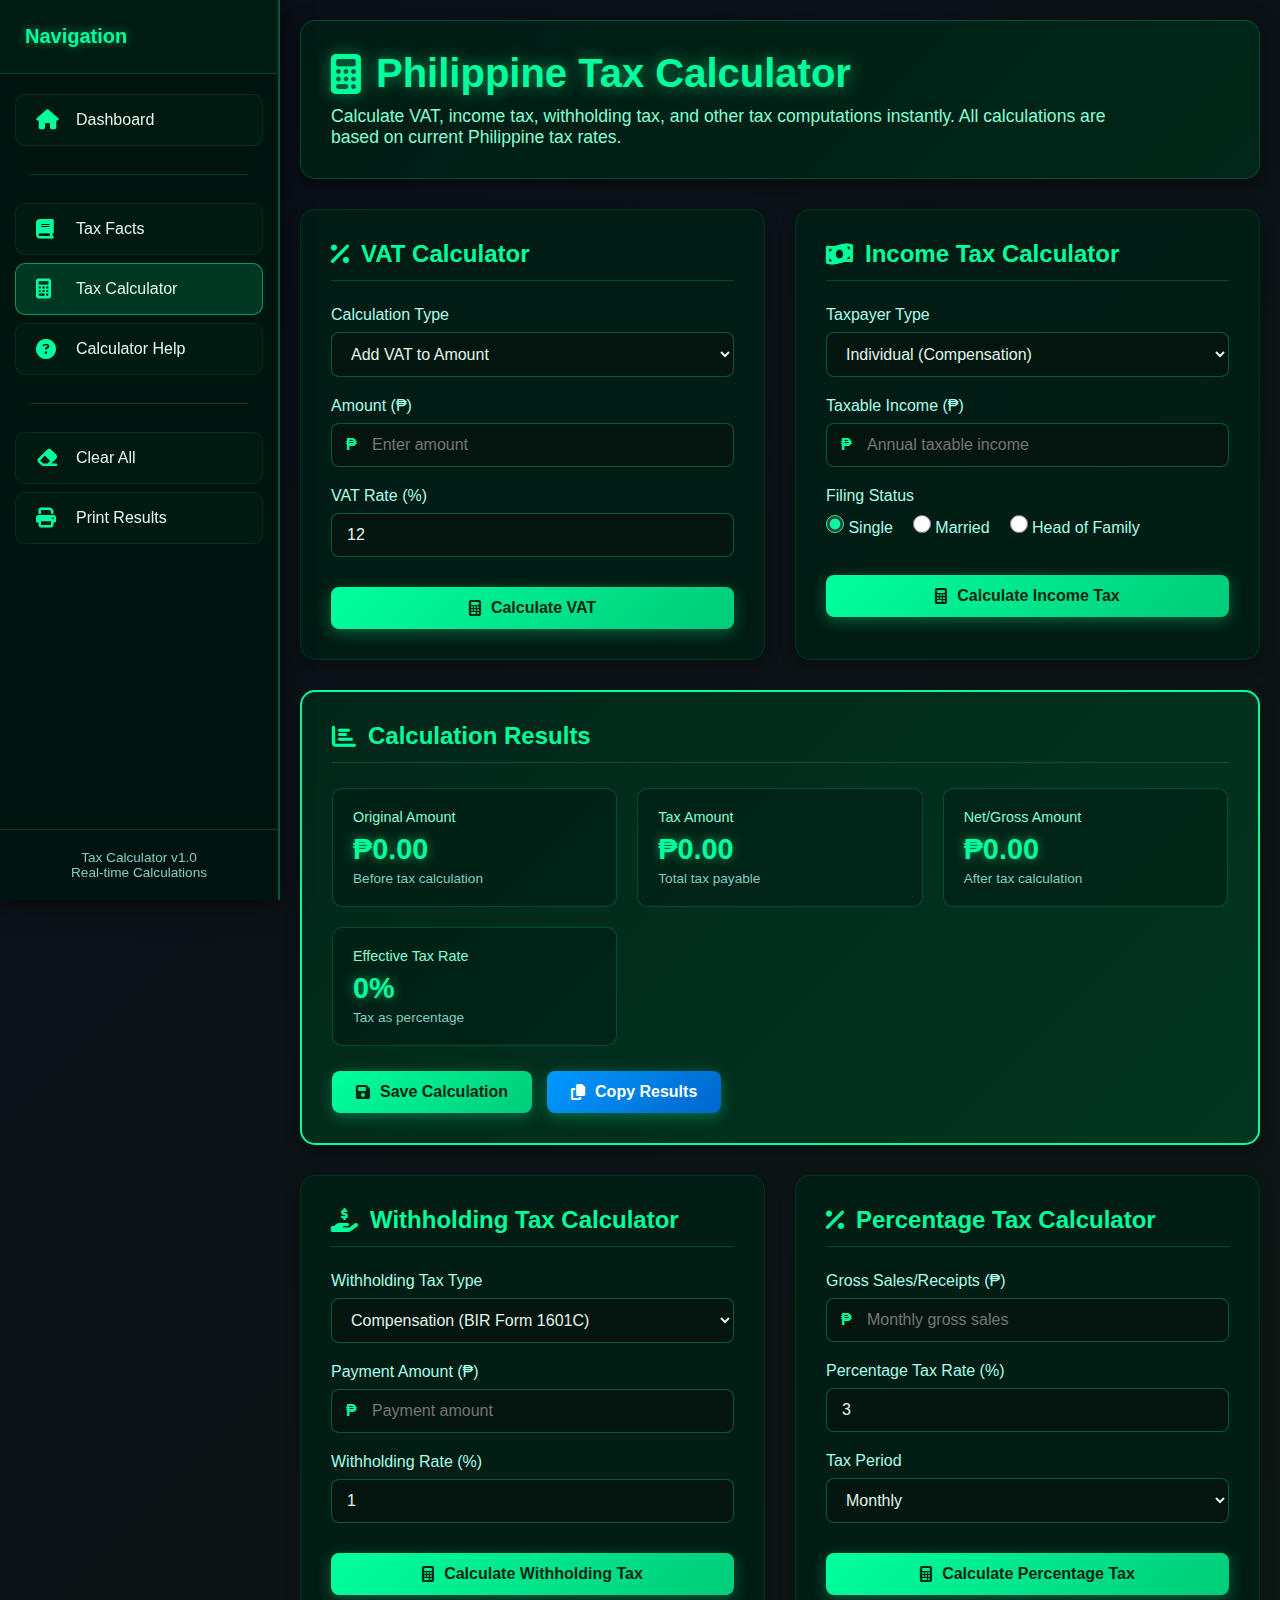
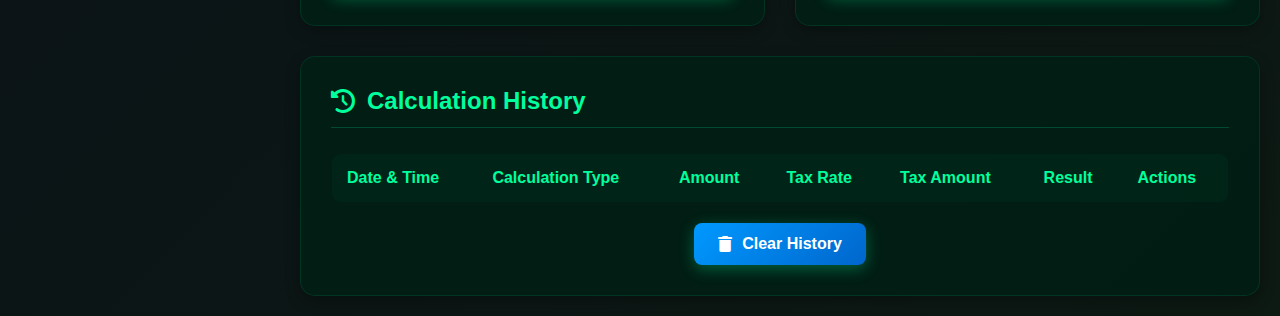
<file: tax_calculator.html>
<!DOCTYPE html>
<html lang="en">
<head>
    <meta charset="UTF-8">
    <meta name="viewport" content="width=device-width, initial-scale=1.0, maximum-scale=5.0, minimum-scale=0.5, user-scalable=yes">
    <title>Tax Calculator - Philippine Tax Calculation Tool</title>
    <link rel="stylesheet" href="https://cdnjs.cloudflare.com/ajax/libs/font-awesome/6.4.0/css/all.min.css">
    <style>
        :root {
            --primary-color: #00ff9d;
            --secondary-color: #0a0f1a;
            --card-bg: rgba(0, 30, 20, 0.9);
            --text-color: #e0f7e9;
            --text-secondary: #80ffd4;
            --sidebar-bg: rgba(0, 20, 15, 0.98);
            --sidebar-width: 280px;
            --success-color: #00ff9d;
            --warning-color: #ff9900;
            --danger-color: #ff3333;
        }
        
        * {
            margin: 0;
            padding: 0;
            box-sizing: border-box;
            font-family: 'Segoe UI', 'Arial', sans-serif;
        }
        
        body {
            background: linear-gradient(135deg, #0a0f1a 0%, #0d1913 100%);
            color: var(--text-color);
            min-height: 100vh;
            display: flex;
            overflow-x: hidden;
        }
        
        /* Sidebar */
        .sidebar {
            width: var(--sidebar-width);
            background: var(--sidebar-bg);
            box-shadow: 0 0 25px rgba(0, 0, 0, 0.7);
            border-right: 2px solid rgba(0, 255, 157, 0.3);
            display: flex;
            flex-direction: column;
            height: 100vh;
            position: fixed;
            left: 0;
            top: 0;
            z-index: 1000;
        }
        
        .sidebar-header {
            padding: 25px;
            border-bottom: 1px solid rgba(0, 255, 157, 0.2);
            background: rgba(0, 30, 20, 0.8);
        }
        
        .sidebar-title {
            font-size: 1.25rem;
            color: var(--primary-color);
            font-weight: 700;
            text-shadow: 0 0 10px rgba(0, 255, 157, 0.5);
        }
        
        .sidebar-content {
            flex: 1;
            overflow-y: auto;
            padding: 20px 0;
        }
        
        .sidebar-nav {
            display: flex;
            flex-direction: column;
            gap: 8px;
            padding: 0 15px;
        }
        
        .sidebar-btn {
            display: flex;
            align-items: center;
            gap: 15px;
            padding: 15px 20px;
            background: rgba(0, 30, 20, 0.6);
            border: 1px solid rgba(0, 255, 157, 0.1);
            border-radius: 10px;
            color: var(--text-color);
            text-decoration: none;
            cursor: pointer;
            transition: all 0.3s ease;
        }
        
        .sidebar-btn:hover {
            background: rgba(0, 40, 25, 0.8);
            border-color: rgba(0, 255, 157, 0.3);
            transform: translateX(5px);
        }
        
        .sidebar-btn.active {
            background: rgba(0, 255, 157, 0.15);
            border-color: rgba(0, 255, 157, 0.5);
        }
        
        .sidebar-btn i {
            font-size: 1.25rem;
            color: var(--primary-color);
            width: 25px;
        }
        
        .sidebar-btn-text {
            font-size: 1rem;
            font-weight: 500;
        }
        
        .sidebar-divider {
            height: 1px;
            background: rgba(0, 255, 157, 0.2);
            margin: 20px 15px;
        }
        
        .sidebar-footer {
            padding: 20px;
            border-top: 1px solid rgba(0, 255, 157, 0.2);
            text-align: center;
            font-size: 0.85rem;
            color: #80cbc4;
            background: rgba(0, 20, 15, 0.8);
        }
        
        /* Main Content */
        .main-content {
            flex: 1;
            margin-left: var(--sidebar-width);
            padding: 20px;
            max-width: 1400px;
        }
        
        .header {
            background: linear-gradient(135deg, rgba(0, 30, 20, 0.9) 0%, rgba(0, 40, 25, 0.95) 100%);
            border-radius: 15px;
            padding: 30px;
            margin-bottom: 30px;
            box-shadow: 0 5px 20px rgba(0, 0, 0, 0.5);
            border: 1px solid rgba(0, 255, 157, 0.2);
        }
        
        .header h1 {
            font-size: 2.5rem;
            color: var(--primary-color);
            margin-bottom: 10px;
            display: flex;
            align-items: center;
            gap: 15px;
            text-shadow: 0 0 15px rgba(0, 255, 157, 0.5);
        }
        
        .header p {
            font-size: 1.1rem;
            color: var(--text-secondary);
            max-width: 800px;
        }
        
        /* Calculator Container */
        .calculator-container {
            display: grid;
            grid-template-columns: 1fr 1fr;
            gap: 30px;
            margin-bottom: 30px;
        }
        
        @media (max-width: 1024px) {
            .calculator-container {
                grid-template-columns: 1fr;
            }
        }
        
        /* Calculator Card */
        .calculator-card {
            background: var(--card-bg);
            border-radius: 15px;
            padding: 30px;
            border: 1px solid rgba(0, 255, 157, 0.1);
            box-shadow: 0 5px 15px rgba(0, 0, 0, 0.3);
            transition: all 0.3s ease;
        }
        
        .calculator-card:hover {
            border-color: rgba(0, 255, 157, 0.3);
            transform: translateY(-2px);
        }
        
        .calculator-card h2 {
            color: var(--primary-color);
            font-size: 1.5rem;
            margin-bottom: 25px;
            display: flex;
            align-items: center;
            gap: 12px;
            padding-bottom: 12px;
            border-bottom: 1px solid rgba(0, 255, 157, 0.2);
        }
        
        .calculator-card h2 i {
            color: var(--primary-color);
        }
        
        /* Form Elements */
        .form-group {
            margin-bottom: 20px;
        }
        
        .form-group label {
            display: block;
            margin-bottom: 8px;
            color: #a7ffeb;
            font-weight: 500;
        }
        
        .form-control {
            width: 100%;
            padding: 12px 15px;
            background: rgba(5, 20, 15, 0.8);
            border: 1px solid rgba(0, 255, 157, 0.3);
            border-radius: 8px;
            color: var(--text-color);
            font-size: 1rem;
            transition: all 0.3s ease;
        }
        
        .form-control:focus {
            outline: none;
            border-color: var(--primary-color);
            box-shadow: 0 0 0 3px rgba(0, 255, 157, 0.2);
        }
        
        .input-group {
            position: relative;
        }
        
        .input-group .currency {
            position: absolute;
            left: 15px;
            top: 50%;
            transform: translateY(-50%);
            color: var(--primary-color);
            font-weight: bold;
        }
        
        .input-group input {
            padding-left: 40px;
        }
        
        .radio-group {
            display: flex;
            gap: 20px;
            margin-top: 10px;
        }
        
        .radio-label {
            display: flex;
            align-items: center;
            gap: 8px;
            cursor: pointer;
        }
        
        .radio-label input[type="radio"] {
            width: 18px;
            height: 18px;
            accent-color: var(--primary-color);
        }
        
        /* Results Section */
        .results-card {
            grid-column: 1 / -1;
            background: linear-gradient(135deg, rgba(0, 40, 25, 0.9) 0%, rgba(0, 60, 35, 0.85) 100%);
            border: 2px solid var(--primary-color);
        }
        
        .results-grid {
            display: grid;
            grid-template-columns: repeat(auto-fit, minmax(250px, 1fr));
            gap: 20px;
            margin-top: 20px;
        }
        
        .result-item {
            background: rgba(0, 30, 20, 0.6);
            padding: 20px;
            border-radius: 10px;
            border: 1px solid rgba(0, 255, 157, 0.2);
        }
        
        .result-label {
            font-size: 0.9rem;
            color: #80ffd4;
            margin-bottom: 8px;
        }
        
        .result-value {
            font-size: 1.8rem;
            font-weight: bold;
            color: var(--primary-color);
            text-shadow: 0 0 10px rgba(0, 255, 157, 0.5);
        }
        
        .result-subtext {
            font-size: 0.85rem;
            color: #80cbc4;
            margin-top: 5px;
        }
        
        /* Buttons */
        .btn {
            display: inline-flex;
            align-items: center;
            gap: 10px;
            padding: 12px 24px;
            background: linear-gradient(135deg, var(--primary-color) 0%, #00cc7a 100%);
            color: #002614;
            border: none;
            border-radius: 8px;
            font-size: 1rem;
            font-weight: 600;
            cursor: pointer;
            transition: all 0.3s ease;
            text-decoration: none;
            box-shadow: 0 4px 15px rgba(0, 255, 157, 0.3);
        }
        
        .btn:hover {
            transform: translateY(-3px);
            box-shadow: 0 6px 20px rgba(0, 255, 157, 0.5);
        }
        
        .btn-secondary {
            background: linear-gradient(135deg, #0099ff 0%, #0066cc 100%);
            color: white;
        }
        
        .btn-full {
            width: 100%;
            justify-content: center;
            margin-top: 10px;
        }
        
        /* Calculation History */
        .history-card {
            margin-top: 30px;
        }
        
        .history-table {
            width: 100%;
            border-collapse: collapse;
            margin-top: 20px;
            border: 1px solid rgba(0, 255, 157, 0.2);
            border-radius: 10px;
            overflow: hidden;
        }
        
        .history-table th {
            background: rgba(0, 40, 25, 0.8);
            padding: 15px;
            text-align: left;
            font-weight: 600;
            color: var(--primary-color);
            border-bottom: 1px solid rgba(0, 255, 157, 0.2);
        }
        
        .history-table td {
            padding: 15px;
            border-bottom: 1px solid rgba(0, 255, 157, 0.1);
        }
        
        .history-table tr:last-child td {
            border-bottom: none;
        }
        
        .history-table tr:hover {
            background: rgba(0, 255, 157, 0.05);
        }
        
        /* Responsive */
        @media (max-width: 1024px) {
            .main-content {
                margin-left: 250px;
                padding: 15px;
            }
            
            .sidebar {
                width: 250px;
            }
        }
        
        @media (max-width: 768px) {
            .sidebar {
                display: none;
            }
            
            .main-content {
                margin-left: 0;
                padding: 10px;
            }
            
            .header h1 {
                font-size: 2rem;
            }
            
            .calculator-card {
                padding: 20px;
            }
            
            .results-grid {
                grid-template-columns: 1fr;
            }
        }
    </style>
</head>
<body>
    <!-- Sidebar -->
    <div class="sidebar">
        <div class="sidebar-header">
            <h2 class="sidebar-title">Navigation</h2>
        </div>
        
        <div class="sidebar-content">
            <nav class="sidebar-nav">
                <a href="index2.html" class="sidebar-btn">
                    <i class="fas fa-home"></i>
                    <span class="sidebar-btn-text">Dashboard</span>
                </a>
                
                <div class="sidebar-divider"></div>
                
                <a href="tax_facts.html" class="sidebar-btn">
                    <i class="fas fa-book"></i>
                    <span class="sidebar-btn-text">Tax Facts</span>
                </a>
                
                <a href="tax_calculator.html" class="sidebar-btn active">
                    <i class="fas fa-calculator"></i>
                    <span class="sidebar-btn-text">Tax Calculator</span>
                </a>
                
                <a href="#" class="sidebar-btn" onclick="showHelp()">
                    <i class="fas fa-question-circle"></i>
                    <span class="sidebar-btn-text">Calculator Help</span>
                </a>
                
                <div class="sidebar-divider"></div>
                
                <a href="#" class="sidebar-btn" onclick="clearAllCalculations()">
                    <i class="fas fa-eraser"></i>
                    <span class="sidebar-btn-text">Clear All</span>
                </a>
                
                <a href="#" class="sidebar-btn" onclick="window.print()">
                    <i class="fas fa-print"></i>
                    <span class="sidebar-btn-text">Print Results</span>
                </a>
            </nav>
        </div>
        
        <div class="sidebar-footer">
            <p>Tax Calculator v1.0</p>
            <p>Real-time Calculations</p>
        </div>
    </div>
    
    <!-- Main Content -->
    <div class="main-content">
        <header class="header">
            <h1>
                <i class="fas fa-calculator"></i>
                Philippine Tax Calculator
            </h1>
            <p>Calculate VAT, income tax, withholding tax, and other tax computations instantly. All calculations are based on current Philippine tax rates.</p>
        </header>
        
        <div class="calculator-container">
            <!-- VAT Calculator -->
            <div class="calculator-card">
                <h2><i class="fas fa-percentage"></i> VAT Calculator</h2>
                
                <div class="form-group">
                    <label for="vatType">Calculation Type</label>
                    <select id="vatType" class="form-control">
                        <option value="add">Add VAT to Amount</option>
                        <option value="extract">Extract VAT from Total</option>
                        <option value="vatable">Calculate Vatable Sales</option>
                    </select>
                </div>
                
                <div class="form-group">
                    <label for="vatAmount">Amount (₱)</label>
                    <div class="input-group">
                        <span class="currency">₱</span>
                        <input type="number" id="vatAmount" class="form-control" placeholder="Enter amount" min="0" step="0.01">
                    </div>
                </div>
                
                <div class="form-group">
                    <label for="vatRate">VAT Rate (%)</label>
                    <input type="number" id="vatRate" class="form-control" value="12" min="0" max="100" step="0.1">
                </div>
                
                <button class="btn btn-full" onclick="calculateVAT()">
                    <i class="fas fa-calculator"></i> Calculate VAT
                </button>
            </div>
            
            <!-- Income Tax Calculator -->
            <div class="calculator-card">
                <h2><i class="fas fa-money-bill-wave"></i> Income Tax Calculator</h2>
                
                <div class="form-group">
                    <label for="taxpayerType">Taxpayer Type</label>
                    <select id="taxpayerType" class="form-control">
                        <option value="individual">Individual (Compensation)</option>
                        <option value="self-employed">Self-Employed/Professional</option>
                        <option value="corporation">Corporation</option>
                    </select>
                </div>
                
                <div class="form-group">
                    <label for="taxableIncome">Taxable Income (₱)</label>
                    <div class="input-group">
                        <span class="currency">₱</span>
                        <input type="number" id="taxableIncome" class="form-control" placeholder="Annual taxable income" min="0" step="0.01">
                    </div>
                </div>
                
                <div class="form-group">
                    <label>Filing Status</label>
                    <div class="radio-group">
                        <label class="radio-label">
                            <input type="radio" name="filingStatus" value="single" checked>
                            Single
                        </label>
                        <label class="radio-label">
                            <input type="radio" name="filingStatus" value="married">
                            Married
                        </label>
                        <label class="radio-label">
                            <input type="radio" name="filingStatus" value="hoh">
                            Head of Family
                        </label>
                    </div>
                </div>
                
                <button class="btn btn-full" onclick="calculateIncomeTax()">
                    <i class="fas fa-calculator"></i> Calculate Income Tax
                </button>
            </div>
            
            <!-- Results Card -->
            <div class="calculator-card results-card">
                <h2><i class="fas fa-chart-bar"></i> Calculation Results</h2>
                
                <div class="results-grid" id="resultsContainer">
                    <div class="result-item">
                        <div class="result-label">Original Amount</div>
                        <div class="result-value" id="originalAmount">₱0.00</div>
                        <div class="result-subtext">Before tax calculation</div>
                    </div>
                    
                    <div class="result-item">
                        <div class="result-label">Tax Amount</div>
                        <div class="result-value" id="taxAmount">₱0.00</div>
                        <div class="result-subtext">Total tax payable</div>
                    </div>
                    
                    <div class="result-item">
                        <div class="result-label">Net/Gross Amount</div>
                        <div class="result-value" id="netAmount">₱0.00</div>
                        <div class="result-subtext">After tax calculation</div>
                    </div>
                    
                    <div class="result-item">
                        <div class="result-label">Effective Tax Rate</div>
                        <div class="result-value" id="effectiveRate">0%</div>
                        <div class="result-subtext">Tax as percentage</div>
                    </div>
                </div>
                
                <div style="margin-top: 25px; display: flex; gap: 15px;">
                    <button class="btn" onclick="saveCalculation()">
                        <i class="fas fa-save"></i> Save Calculation
                    </button>
                    <button class="btn btn-secondary" onclick="copyResults()">
                        <i class="fas fa-copy"></i> Copy Results
                    </button>
                </div>
            </div>
            
            <!-- Withholding Tax Calculator -->
            <div class="calculator-card">
                <h2><i class="fas fa-hand-holding-usd"></i> Withholding Tax Calculator</h2>
                
                <div class="form-group">
                    <label for="withholdingType">Withholding Tax Type</label>
                    <select id="withholdingType" class="form-control">
                        <option value="compensation">Compensation (BIR Form 1601C)</option>
                        <option value="expanded">Expanded (BIR Form 1601E)</option>
                        <option value="final">Final Withholding Tax</option>
                    </select>
                </div>
                
                <div class="form-group">
                    <label for="withholdingAmount">Payment Amount (₱)</label>
                    <div class="input-group">
                        <span class="currency">₱</span>
                        <input type="number" id="withholdingAmount" class="form-control" placeholder="Payment amount" min="0" step="0.01">
                    </div>
                </div>
                
                <div class="form-group">
                    <label for="withholdingRate">Withholding Rate (%)</label>
                    <input type="number" id="withholdingRate" class="form-control" value="1" min="0" max="100" step="0.1">
                </div>
                
                <button class="btn btn-full" onclick="calculateWithholdingTax()">
                    <i class="fas fa-calculator"></i> Calculate Withholding Tax
                </button>
            </div>
            
            <!-- Percentage Tax Calculator -->
            <div class="calculator-card">
                <h2><i class="fas fa-percent"></i> Percentage Tax Calculator</h2>
                
                <div class="form-group">
                    <label for="grossSales">Gross Sales/Receipts (₱)</label>
                    <div class="input-group">
                        <span class="currency">₱</span>
                        <input type="number" id="grossSales" class="form-control" placeholder="Monthly gross sales" min="0" step="0.01">
                    </div>
                </div>
                
                <div class="form-group">
                    <label for="percentageRate">Percentage Tax Rate (%)</label>
                    <input type="number" id="percentageRate" class="form-control" value="3" min="0" max="100" step="0.1">
                </div>
                
                <div class="form-group">
                    <label for="period">Tax Period</label>
                    <select id="period" class="form-control">
                        <option value="monthly">Monthly</option>
                        <option value="quarterly">Quarterly</option>
                        <option value="annually">Annually</option>
                    </select>
                </div>
                
                <button class="btn btn-full" onclick="calculatePercentageTax()">
                    <i class="fas fa-calculator"></i> Calculate Percentage Tax
                </button>
            </div>
        </div>
        
        <!-- Calculation History -->
        <div class="calculator-card history-card">
            <h2><i class="fas fa-history"></i> Calculation History</h2>
            
            <table class="history-table" id="historyTable">
                <thead>
                    <tr>
                        <th>Date & Time</th>
                        <th>Calculation Type</th>
                        <th>Amount</th>
                        <th>Tax Rate</th>
                        <th>Tax Amount</th>
                        <th>Result</th>
                        <th>Actions</th>
                    </tr>
                </thead>
                <tbody id="historyBody">
                    <!-- History rows will be added here -->
                </tbody>
            </table>
            
            <div style="margin-top: 20px; text-align: center;">
                <button class="btn btn-secondary" onclick="clearHistory()">
                    <i class="fas fa-trash"></i> Clear History
                </button>
            </div>
        </div>
    </div>
    
    <script>
        // Format currency
        function formatCurrency(amount) {
            return '₱' + parseFloat(amount).toLocaleString('en-PH', {
                minimumFractionDigits: 2,
                maximumFractionDigits: 2
            });
        }
        
        // Format percentage
        function formatPercent(rate) {
            return parseFloat(rate).toFixed(2) + '%';
        }
        
        // VAT Calculation
        function calculateVAT() {
            const amount = parseFloat(document.getElementById('vatAmount').value) || 0;
            const rate = parseFloat(document.getElementById('vatRate').value) || 12;
            const type = document.getElementById('vatType').value;
            
            let originalAmount, taxAmount, netAmount, effectiveRate;
            
            switch(type) {
                case 'add':
                    // Add VAT to amount
                    originalAmount = amount;
                    taxAmount = amount * (rate / 100);
                    netAmount = originalAmount + taxAmount;
                    effectiveRate = rate;
                    break;
                    
                case 'extract':
                    // Extract VAT from total
                    netAmount = amount;
                    originalAmount = amount / (1 + (rate / 100));
                    taxAmount = netAmount - originalAmount;
                    effectiveRate = (taxAmount / originalAmount) * 100;
                    break;
                    
                case 'vatable':
                    // Calculate vatable sales
                    taxAmount = amount;
                    originalAmount = taxAmount / (rate / 100);
                    netAmount = originalAmount + taxAmount;
                    effectiveRate = rate;
                    break;
            }
            
            // Update results
            document.getElementById('originalAmount').textContent = formatCurrency(originalAmount);
            document.getElementById('taxAmount').textContent = formatCurrency(taxAmount);
            document.getElementById('netAmount').textContent = formatCurrency(netAmount);
            document.getElementById('effectiveRate').textContent = formatPercent(effectiveRate);
            
            // Save to history
            saveToHistory('VAT Calculation', amount, rate, taxAmount, netAmount);
        }
        
        // Income Tax Calculation
        function calculateIncomeTax() {
            const income = parseFloat(document.getElementById('taxableIncome').value) || 0;
            const type = document.getElementById('taxpayerType').value;
            const status = document.querySelector('input[name="filingStatus"]:checked').value;
            
            let taxAmount, effectiveRate;
            
            if (type === 'corporation') {
                // Corporate tax: 25% flat rate
                taxAmount = income * 0.25;
                effectiveRate = 25;
            } else {
                // Individual tax: graduated rates (2024 rates)
                let taxable = income;
                
                // Standard deduction: ₱250,000
                if (taxable <= 250000) {
                    taxAmount = 0;
                } else {
                    taxable -= 250000;
                    
                    if (taxable <= 400000) {
                        taxAmount = taxable * 0.20;
                    } else if (taxable <= 800000) {
                        taxAmount = 80000 + ((taxable - 400000) * 0.25);
                    } else if (taxable <= 2000000) {
                        taxAmount = 280000 + ((taxable - 800000) * 0.30);
                    } else if (taxable <= 8000000) {
                        taxAmount = 880000 + ((taxable - 2000000) * 0.32);
                    } else {
                        taxAmount = 2480000 + ((taxable - 8000000) * 0.35);
                    }
                }
                
                effectiveRate = (taxAmount / income) * 100;
            }
            
            // Update results
            document.getElementById('originalAmount').textContent = formatCurrency(income);
            document.getElementById('taxAmount').textContent = formatCurrency(taxAmount);
            document.getElementById('netAmount').textContent = formatCurrency(income - taxAmount);
            document.getElementById('effectiveRate').textContent = formatPercent(effectiveRate);
            
            // Save to history
            saveToHistory('Income Tax', income, effectiveRate, taxAmount, income - taxAmount);
        }
        
        // Withholding Tax Calculation
        function calculateWithholdingTax() {
            const amount = parseFloat(document.getElementById('withholdingAmount').value) || 0;
            const rate = parseFloat(document.getElementById('withholdingRate').value) || 1;
            const type = document.getElementById('withholdingType').value;
            
            let taxAmount, description;
            
            switch(type) {
                case 'compensation':
                    // Compensation withholding
                    taxAmount = amount * (rate / 100);
                    description = 'Compensation Withholding';
                    break;
                    
                case 'expanded':
                    // Expanded withholding
                    taxAmount = amount * (rate / 100);
                    description = 'Expanded Withholding';
                    break;
                    
                case 'final':
                    // Final withholding
                    taxAmount = amount * (rate / 100);
                    description = 'Final Withholding';
                    break;
            }
            
            // Update results
            document.getElementById('originalAmount').textContent = formatCurrency(amount);
            document.getElementById('taxAmount').textContent = formatCurrency(taxAmount);
            document.getElementById('netAmount').textContent = formatCurrency(amount - taxAmount);
            document.getElementById('effectiveRate').textContent = formatPercent(rate);
            
            // Save to history
            saveToHistory(description, amount, rate, taxAmount, amount - taxAmount);
        }
        
        // Percentage Tax Calculation
        function calculatePercentageTax() {
            const sales = parseFloat(document.getElementById('grossSales').value) || 0;
            const rate = parseFloat(document.getElementById('percentageRate').value) || 3;
            const period = document.getElementById('period').value;
            
            // Adjust for period
            let multiplier = 1;
            switch(period) {
                case 'monthly': multiplier = 1; break;
                case 'quarterly': multiplier = 3; break;
                case 'annually': multiplier = 12; break;
            }
            
            const taxAmount = (sales * multiplier) * (rate / 100);
            const totalSales = sales * multiplier;
            
            // Update results
            document.getElementById('originalAmount').textContent = formatCurrency(totalSales);
            document.getElementById('taxAmount').textContent = formatCurrency(taxAmount);
            document.getElementById('netAmount').textContent = formatCurrency(totalSales - taxAmount);
            document.getElementById('effectiveRate').textContent = formatPercent(rate);
            
            // Save to history
            saveToHistory('Percentage Tax', totalSales, rate, taxAmount, totalSales - taxAmount);
        }
        
        // Save calculation to history
        function saveToHistory(type, amount, rate, tax, result) {
            const now = new Date();
            const timestamp = now.toLocaleString('en-PH');
            
            const historyBody = document.getElementById('historyBody');
            const row = document.createElement('tr');
            
            row.innerHTML = `
                <td>${timestamp}</td>
                <td>${type}</td>
                <td>${formatCurrency(amount)}</td>
                <td>${formatPercent(rate)}</td>
                <td>${formatCurrency(tax)}</td>
                <td>${formatCurrency(result)}</td>
                <td>
                    <button onclick="deleteHistoryRow(this)" style="background: none; border: none; color: var(--danger-color); cursor: pointer;">
                        <i class="fas fa-trash"></i>
                    </button>
                    <button onclick="reuseCalculation(this)" style="background: none; border: none; color: var(--primary-color); cursor: pointer; margin-left: 10px;">
                        <i class="fas fa-redo"></i>
                    </button>
                </td>
            `;
            
            historyBody.insertBefore(row, historyBody.firstChild);
            
            // Limit history to 10 entries
            if (historyBody.children.length > 10) {
                historyBody.removeChild(historyBody.lastChild);
            }
            
            // Save to localStorage
            saveHistoryToStorage();
        }
        
        // Delete history row
        function deleteHistoryRow(button) {
            const row = button.closest('tr');
            row.parentNode.removeChild(row);
            saveHistoryToStorage();
        }
        
        // Reuse calculation
        function reuseCalculation(button) {
            const row = button.closest('tr');
            const cells = row.cells;
            
            // Extract data from row
            const type = cells[1].textContent;
            const amount = parseFloat(cells[2].textContent.replace(/[^0-9.]/g, ''));
            const rate = parseFloat(cells[3].textContent);
            
            // Set values based on type
            if (type.includes('VAT')) {
                document.getElementById('vatAmount').value = amount;
                document.getElementById('vatRate').value = rate;
            } else if (type.includes('Income')) {
                document.getElementById('taxableIncome').value = amount;
            } else if (type.includes('Withholding')) {
                document.getElementById('withholdingAmount').value = amount;
                document.getElementById('withholdingRate').value = rate;
            } else if (type.includes('Percentage')) {
                document.getElementById('grossSales').value = amount;
                document.getElementById('percentageRate').value = rate;
            }
        }
        
        // Save history to localStorage
        function saveHistoryToStorage() {
            const history = [];
            const rows = document.querySelectorAll('#historyBody tr');
            
            rows.forEach(row => {
                const cells = row.cells;
                history.push({
                    timestamp: cells[0].textContent,
                    type: cells[1].textContent,
                    amount: cells[2].textContent,
                    rate: cells[3].textContent,
                    tax: cells[4].textContent,
                    result: cells[5].textContent
                });
            });
            
            localStorage.setItem('taxCalculatorHistory', JSON.stringify(history));
        }
        
        // Load history from localStorage
        function loadHistoryFromStorage() {
            const history = JSON.parse(localStorage.getItem('taxCalculatorHistory') || '[]');
            const historyBody = document.getElementById('historyBody');
            
            history.forEach(item => {
                const row = document.createElement('tr');
                row.innerHTML = `
                    <td>${item.timestamp}</td>
                    <td>${item.type}</td>
                    <td>${item.amount}</td>
                    <td>${item.rate}</td>
                    <td>${item.tax}</td>
                    <td>${item.result}</td>
                    <td>
                        <button onclick="deleteHistoryRow(this)" style="background: none; border: none; color: var(--danger-color); cursor: pointer;">
                            <i class="fas fa-trash"></i>
                        </button>
                        <button onclick="reuseCalculation(this)" style="background: none; border: none; color: var(--primary-color); cursor: pointer; margin-left: 10px;">
                            <i class="fas fa-redo"></i>
                        </button>
                    </td>
                `;
                historyBody.appendChild(row);
            });
        }
        
        // Clear all calculations
        function clearAllCalculations() {
            if (confirm('Are you sure you want to clear all calculations and history?')) {
                // Clear form fields
                document.querySelectorAll('input[type="number"]').forEach(input => {
                    input.value = '';
                });
                
                // Clear results
                document.getElementById('originalAmount').textContent = '₱0.00';
                document.getElementById('taxAmount').textContent = '₱0.00';
                document.getElementById('netAmount').textContent = '₱0.00';
                document.getElementById('effectiveRate').textContent = '0%';
                
                // Clear history
                clearHistory();
            }
        }
        
        // Clear history
        function clearHistory() {
            if (confirm('Clear all calculation history?')) {
                document.getElementById('historyBody').innerHTML = '';
                localStorage.removeItem('taxCalculatorHistory');
            }
        }
        
        // Copy results to clipboard
        function copyResults() {
            const results = {
                originalAmount: document.getElementById('originalAmount').textContent,
                taxAmount: document.getElementById('taxAmount').textContent,
                netAmount: document.getElementById('netAmount').textContent,
                effectiveRate: document.getElementById('effectiveRate').textContent
            };
            
            const text = `Tax Calculation Results:
Original Amount: ${results.originalAmount}
Tax Amount: ${results.taxAmount}
Net Amount: ${results.netAmount}
Effective Tax Rate: ${results.effectiveRate}`;
            
            navigator.clipboard.writeText(text).then(() => {
                alert('Results copied to clipboard!');
            });
        }
        
        // Save calculation (simulated)
        function saveCalculation() {
            alert('Calculation saved! (This is a demo feature)');
        }
        
        // Show help
        function showHelp() {
            alert('Tax Calculator Help:\n\n1. VAT Calculator: Calculate VAT amounts\n2. Income Tax: Compute individual/corporate tax\n3. Withholding Tax: Calculate various withholding taxes\n4. Percentage Tax: For non-VAT businesses\n\nAll calculations use current Philippine tax rates.');
        }
        
        // Initialize
        document.addEventListener('DOMContentLoaded', function() {
            loadHistoryFromStorage();
            
            // Add event listeners for Enter key
            document.querySelectorAll('input').forEach(input => {
                input.addEventListener('keypress', function(e) {
                    if (e.key === 'Enter') {
                        const card = this.closest('.calculator-card');
                        const button = card.querySelector('.btn');
                        if (button) button.click();
                    }
                });
            });
            
            // Auto-calculate on rate change
            document.getElementById('vatRate').addEventListener('change', calculateVAT);
            document.getElementById('vatType').addEventListener('change', calculateVAT);
            document.getElementById('withholdingRate').addEventListener('change', calculateWithholdingTax);
            document.getElementById('withholdingType').addEventListener('change', calculateWithholdingTax);
            document.getElementById('percentageRate').addEventListener('change', calculatePercentageTax);
            document.getElementById('period').addEventListener('change', calculatePercentageTax);
        });
    </script>
</body>
</html>
</file>
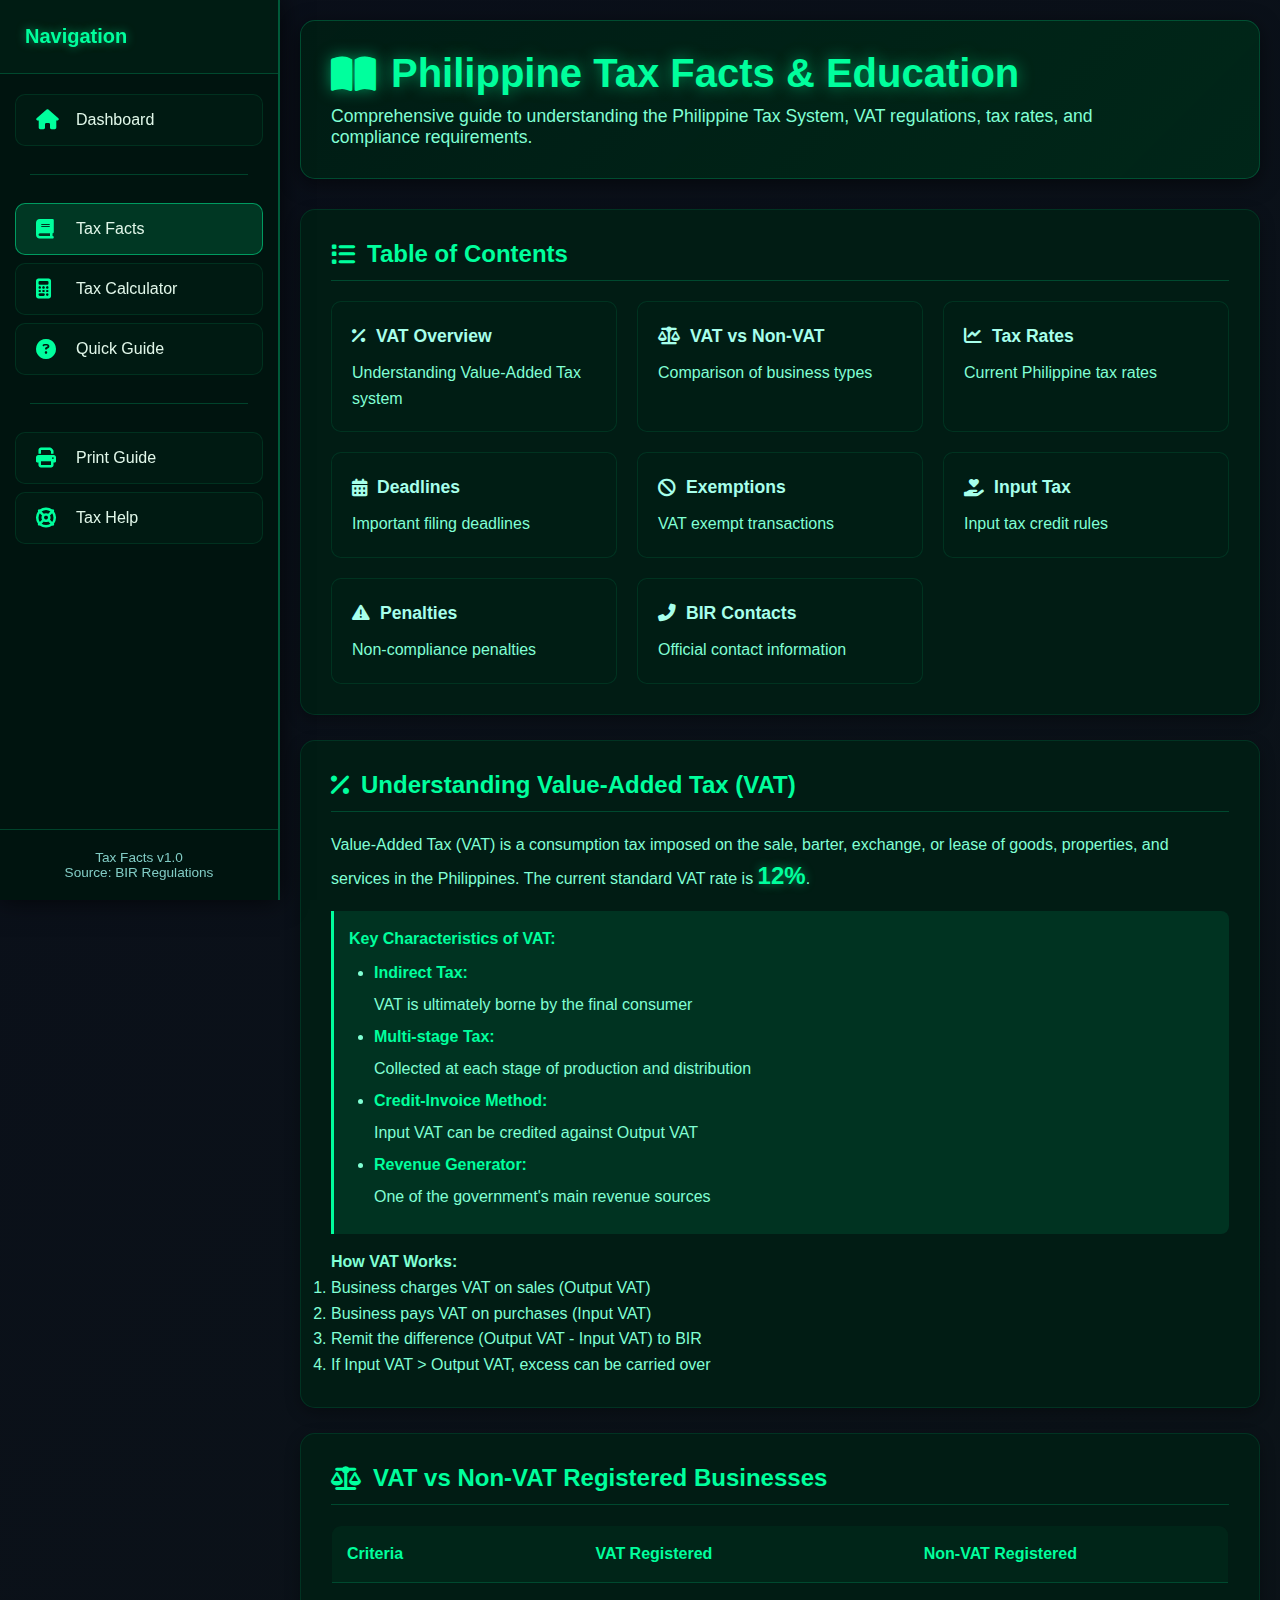
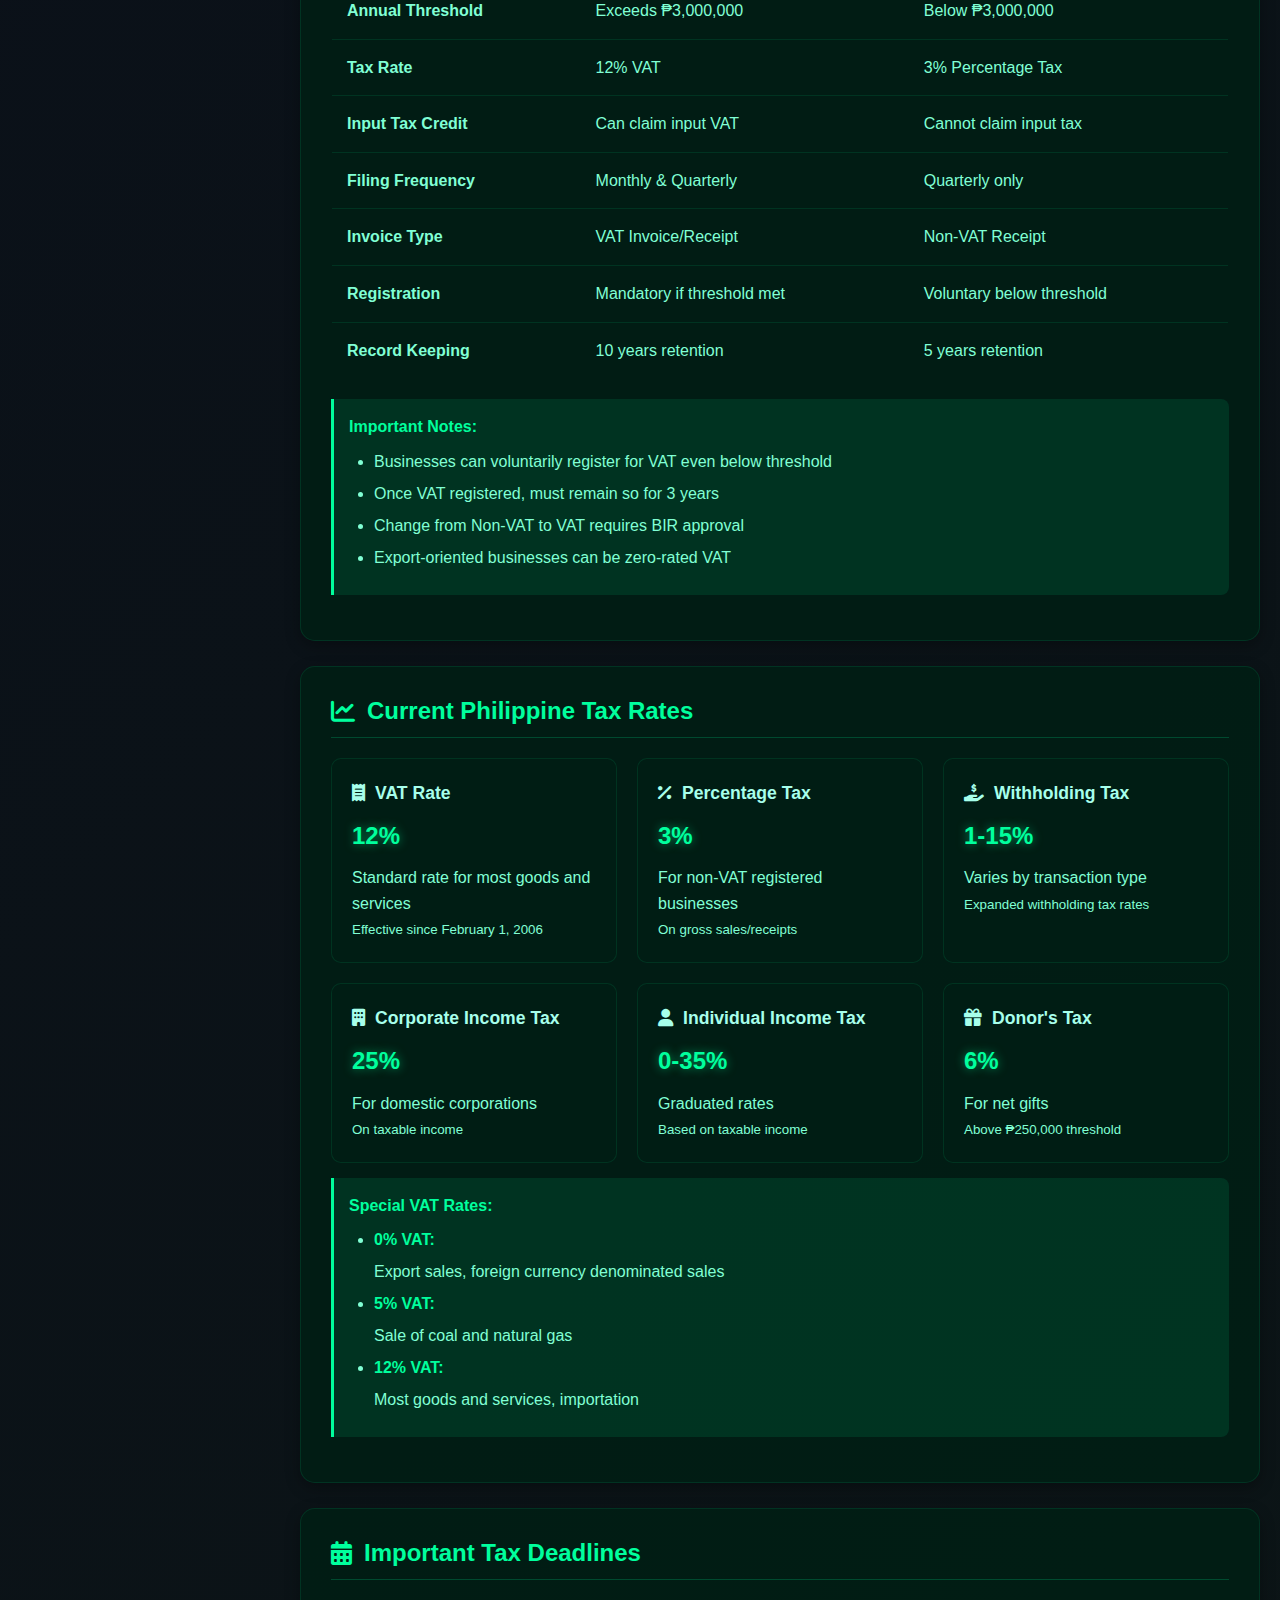
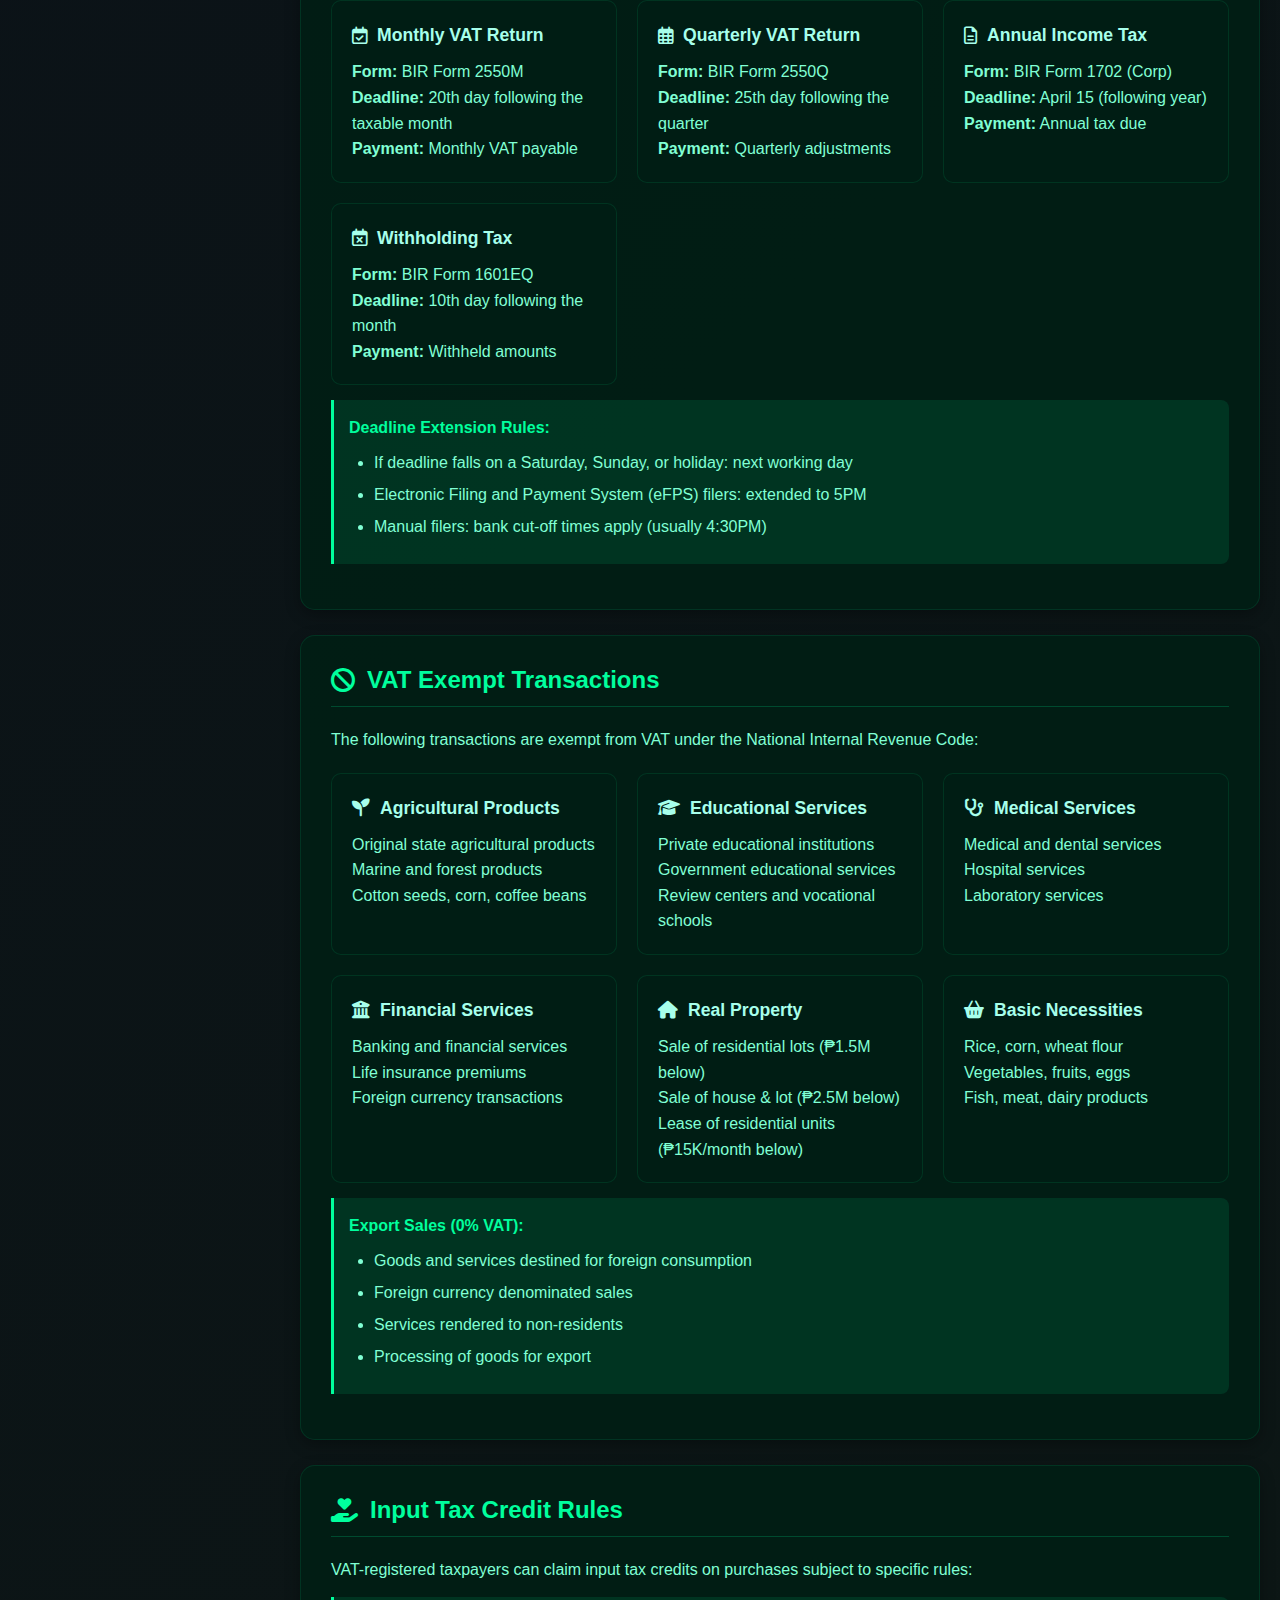
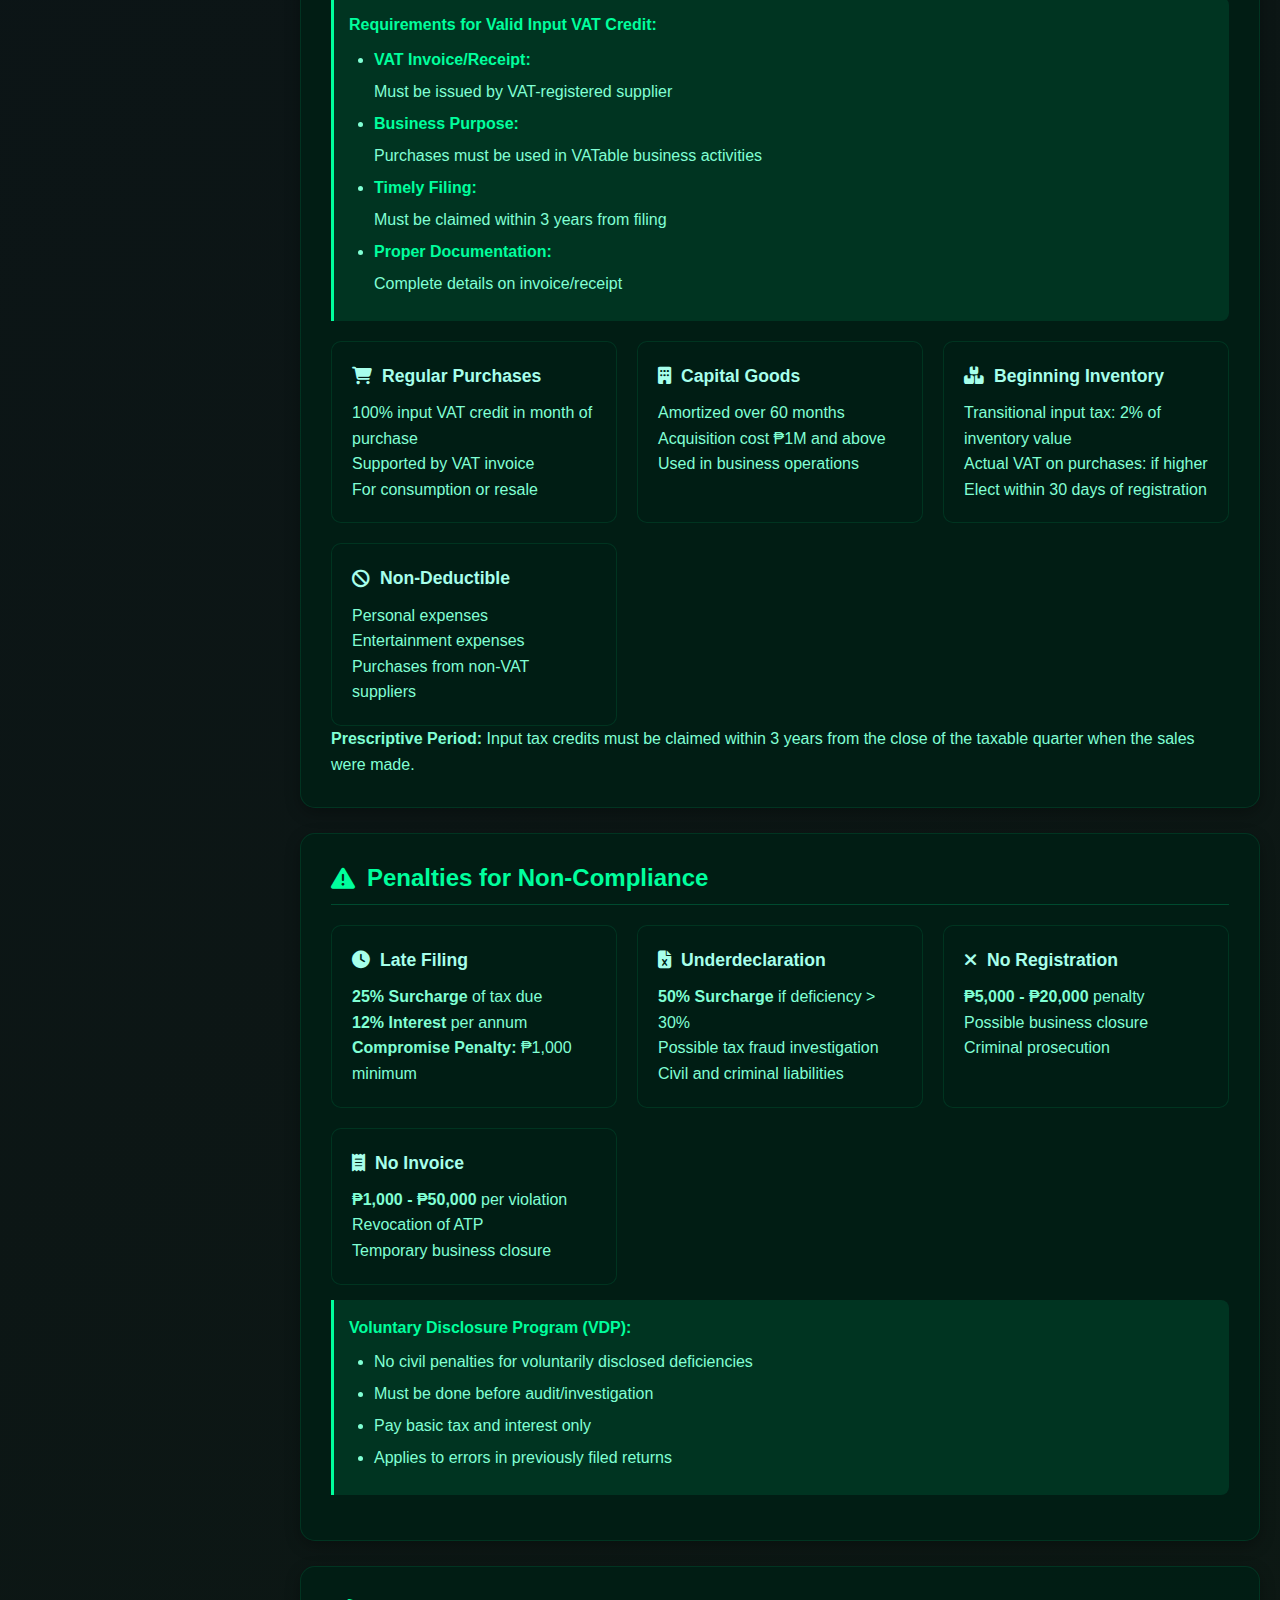
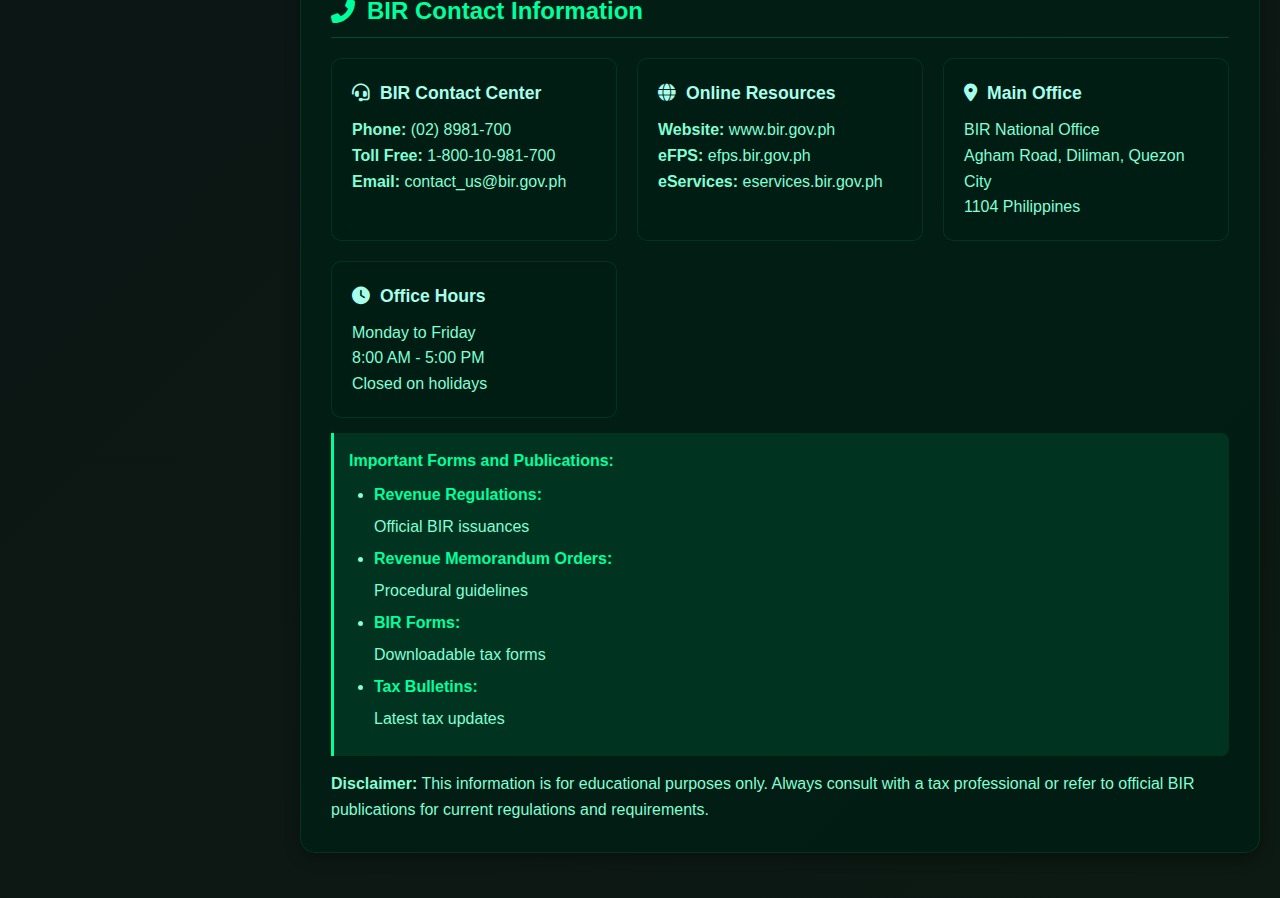
<file: tax_facts.html>
<!DOCTYPE html>
<html lang="en">
<head>
    <meta charset="UTF-8">
    <meta name="viewport" content="width=device-width, initial-scale=1.0, maximum-scale=5.0, minimum-scale=0.5, user-scalable=yes">
    <title>Tax Facts - Philippine Tax System Education</title>
    <link rel="stylesheet" href="https://cdnjs.cloudflare.com/ajax/libs/font-awesome/6.4.0/css/all.min.css">
    <style>
        :root {
            --primary-color: #00ff9d;
            --secondary-color: #0a0f1a;
            --card-bg: rgba(0, 30, 20, 0.9);
            --text-color: #e0f7e9;
            --text-secondary: #80ffd4;
            --sidebar-bg: rgba(0, 20, 15, 0.98);
            --sidebar-width: 280px;
        }
        
        * {
            margin: 0;
            padding: 0;
            box-sizing: border-box;
            font-family: 'Segoe UI', 'Arial', sans-serif;
        }
        
        body {
            background: linear-gradient(135deg, #0a0f1a 0%, #0d1913 100%);
            color: var(--text-color);
            min-height: 100vh;
            display: flex;
            overflow-x: hidden;
        }
        
        /* Sidebar */
        .sidebar {
            width: var(--sidebar-width);
            background: var(--sidebar-bg);
            box-shadow: 0 0 25px rgba(0, 0, 0, 0.7);
            border-right: 2px solid rgba(0, 255, 157, 0.3);
            display: flex;
            flex-direction: column;
            height: 100vh;
            position: fixed;
            left: 0;
            top: 0;
            z-index: 1000;
        }
        
        .sidebar-header {
            padding: 25px;
            border-bottom: 1px solid rgba(0, 255, 157, 0.2);
            background: rgba(0, 30, 20, 0.8);
        }
        
        .sidebar-title {
            font-size: 1.25rem;
            color: var(--primary-color);
            font-weight: 700;
            text-shadow: 0 0 10px rgba(0, 255, 157, 0.5);
        }
        
        .sidebar-content {
            flex: 1;
            overflow-y: auto;
            padding: 20px 0;
        }
        
        .sidebar-nav {
            display: flex;
            flex-direction: column;
            gap: 8px;
            padding: 0 15px;
        }
        
        .sidebar-btn {
            display: flex;
            align-items: center;
            gap: 15px;
            padding: 15px 20px;
            background: rgba(0, 30, 20, 0.6);
            border: 1px solid rgba(0, 255, 157, 0.1);
            border-radius: 10px;
            color: var(--text-color);
            text-decoration: none;
            cursor: pointer;
            transition: all 0.3s ease;
        }
        
        .sidebar-btn:hover {
            background: rgba(0, 40, 25, 0.8);
            border-color: rgba(0, 255, 157, 0.3);
            transform: translateX(5px);
        }
        
        .sidebar-btn.active {
            background: rgba(0, 255, 157, 0.15);
            border-color: rgba(0, 255, 157, 0.5);
        }
        
        .sidebar-btn i {
            font-size: 1.25rem;
            color: var(--primary-color);
            width: 25px;
        }
        
        .sidebar-btn-text {
            font-size: 1rem;
            font-weight: 500;
        }
        
        .sidebar-divider {
            height: 1px;
            background: rgba(0, 255, 157, 0.2);
            margin: 20px 15px;
        }
        
        .sidebar-footer {
            padding: 20px;
            border-top: 1px solid rgba(0, 255, 157, 0.2);
            text-align: center;
            font-size: 0.85rem;
            color: #80cbc4;
            background: rgba(0, 20, 15, 0.8);
        }
        
        /* Main Content */
        .main-content {
            flex: 1;
            margin-left: var(--sidebar-width);
            padding: 20px;
            max-width: 1400px;
        }
        
        .header {
            background: linear-gradient(135deg, rgba(0, 30, 20, 0.9) 0%, rgba(0, 40, 25, 0.95) 100%);
            border-radius: 15px;
            padding: 30px;
            margin-bottom: 30px;
            box-shadow: 0 5px 20px rgba(0, 0, 0, 0.5);
            border: 1px solid rgba(0, 255, 157, 0.2);
        }
        
        .header h1 {
            font-size: 2.5rem;
            color: var(--primary-color);
            margin-bottom: 10px;
            display: flex;
            align-items: center;
            gap: 15px;
            text-shadow: 0 0 15px rgba(0, 255, 157, 0.5);
        }
        
        .header p {
            font-size: 1.1rem;
            color: var(--text-secondary);
            max-width: 800px;
        }
        
        /* Tax Sections */
        .tax-section {
            background: var(--card-bg);
            border-radius: 15px;
            padding: 30px;
            margin-bottom: 25px;
            border: 1px solid rgba(0, 255, 157, 0.1);
            box-shadow: 0 5px 15px rgba(0, 0, 0, 0.3);
            transition: all 0.3s ease;
        }
        
        .tax-section:hover {
            border-color: rgba(0, 255, 157, 0.3);
            transform: translateY(-2px);
            box-shadow: 0 8px 25px rgba(0, 255, 157, 0.1);
        }
        
        .tax-section h2 {
            color: var(--primary-color);
            font-size: 1.5rem;
            margin-bottom: 20px;
            display: flex;
            align-items: center;
            gap: 12px;
            padding-bottom: 12px;
            border-bottom: 1px solid rgba(0, 255, 157, 0.2);
        }
        
        .tax-section h2 i {
            color: var(--primary-color);
        }
        
        .tax-content {
            color: var(--text-secondary);
            line-height: 1.6;
            font-size: 1rem;
        }
        
        .tax-highlight {
            background: rgba(0, 255, 157, 0.1);
            border-left: 3px solid var(--primary-color);
            padding: 15px;
            border-radius: 0 8px 8px 0;
            margin: 15px 0;
        }
        
        .tax-highlight strong {
            color: var(--primary-color);
            display: block;
            margin-bottom: 8px;
        }
        
        .tax-grid {
            display: grid;
            grid-template-columns: repeat(auto-fit, minmax(280px, 1fr));
            gap: 20px;
            margin-top: 20px;
        }
        
        .tax-item {
            background: rgba(0, 30, 20, 0.5);
            padding: 20px;
            border-radius: 10px;
            border: 1px solid rgba(0, 255, 157, 0.1);
            transition: all 0.3s ease;
        }
        
        .tax-item:hover {
            border-color: rgba(0, 255, 157, 0.3);
            transform: translateY(-3px);
        }
        
        .tax-item h3 {
            color: #a7ffeb;
            font-size: 1.1rem;
            margin-bottom: 10px;
            display: flex;
            align-items: center;
            gap: 10px;
        }
        
        .tax-rate {
            font-size: 1.5rem;
            font-weight: bold;
            color: var(--primary-color);
            text-shadow: 0 0 10px rgba(0, 255, 157, 0.5);
            margin: 10px 0;
        }
        
        ul {
            margin: 10px 0 10px 25px;
        }
        
        ul li {
            margin-bottom: 8px;
            line-height: 1.5;
        }
        
        /* Table Styles */
        .comparison-table {
            width: 100%;
            border-collapse: collapse;
            margin: 20px 0;
            border: 1px solid rgba(0, 255, 157, 0.2);
            border-radius: 10px;
            overflow: hidden;
        }
        
        .comparison-table th {
            background: rgba(0, 40, 25, 0.8);
            padding: 15px;
            text-align: left;
            font-weight: 600;
            color: var(--primary-color);
            border-bottom: 1px solid rgba(0, 255, 157, 0.2);
        }
        
        .comparison-table td {
            padding: 15px;
            border-bottom: 1px solid rgba(0, 255, 157, 0.1);
        }
        
        .comparison-table tr:last-child td {
            border-bottom: none;
        }
        
        .comparison-table tr:hover {
            background: rgba(0, 255, 157, 0.05);
        }
        
        /* Responsive */
        @media (max-width: 1024px) {
            .main-content {
                margin-left: 250px;
                padding: 15px;
            }
            
            .sidebar {
                width: 250px;
            }
            
            .tax-grid {
                grid-template-columns: 1fr;
            }
        }
        
        @media (max-width: 768px) {
            .sidebar {
                display: none;
            }
            
            .main-content {
                margin-left: 0;
                padding: 10px;
            }
            
            .header h1 {
                font-size: 2rem;
            }
            
            .tax-section {
                padding: 20px;
            }
        }
        
        /* Print Styles */
        @media print {
            .sidebar {
                display: none;
            }
            
            .main-content {
                margin-left: 0;
                padding: 0;
            }
            
            .tax-section {
                break-inside: avoid;
                border: 1px solid #000;
                box-shadow: none;
            }
        }
    </style>
</head>
<body>
    <!-- Sidebar -->
    <div class="sidebar">
        <div class="sidebar-header">
            <h2 class="sidebar-title">Navigation</h2>
        </div>
        
        <div class="sidebar-content">
            <nav class="sidebar-nav">
                <a href="index2.html" class="sidebar-btn">
                    <i class="fas fa-home"></i>
                    <span class="sidebar-btn-text">Dashboard</span>
                </a>
                
                <div class="sidebar-divider"></div>
                
                <a href="tax_facts.html" class="sidebar-btn active">
                    <i class="fas fa-book"></i>
                    <span class="sidebar-btn-text">Tax Facts</span>
                </a>
                
                <a href="tax_calculator.html" class="sidebar-btn">
                    <i class="fas fa-calculator"></i>
                    <span class="sidebar-btn-text">Tax Calculator</span>
                </a>
                
                <a href="#" class="sidebar-btn" onclick="alert('Quick Guide: Learn about the Philippine tax system through these comprehensive sections. Use the table of contents to navigate.')">
                    <i class="fas fa-question-circle"></i>
                    <span class="sidebar-btn-text">Quick Guide</span>
                </a>
                
                <div class="sidebar-divider"></div>
                
                <a href="#" class="sidebar-btn" onclick="window.print()">
                    <i class="fas fa-print"></i>
                    <span class="sidebar-btn-text">Print Guide</span>
                </a>
                
                <a href="#" class="sidebar-btn" onclick="alert('Help & Support:\n\nFor tax-related questions, contact BIR:\n📞 (02) 8981-700\n🌐 www.bir.gov.ph')">
                    <i class="fas fa-life-ring"></i>
                    <span class="sidebar-btn-text">Tax Help</span>
                </a>
            </nav>
        </div>
        
        <div class="sidebar-footer">
            <p>Tax Facts v1.0</p>
            <p>Source: BIR Regulations</p>
        </div>
    </div>
    
    <!-- Main Content -->
    <div class="main-content">
        <header class="header">
            <h1>
                <i class="fas fa-book-open"></i>
                Philippine Tax Facts & Education
            </h1>
            <p>Comprehensive guide to understanding the Philippine Tax System, VAT regulations, tax rates, and compliance requirements.</p>
        </header>
        
        <!-- Table of Contents -->
        <div class="tax-section">
            <h2><i class="fas fa-list"></i> Table of Contents</h2>
            <div class="tax-content">
                <div class="tax-grid">
                    <div class="tax-item" onclick="document.getElementById('vat-overview').scrollIntoView({behavior: 'smooth'})">
                        <h3><i class="fas fa-percentage"></i> VAT Overview</h3>
                        <p>Understanding Value-Added Tax system</p>
                    </div>
                    <div class="tax-item" onclick="document.getElementById('vat-vs-nonvat').scrollIntoView({behavior: 'smooth'})">
                        <h3><i class="fas fa-balance-scale"></i> VAT vs Non-VAT</h3>
                        <p>Comparison of business types</p>
                    </div>
                    <div class="tax-item" onclick="document.getElementById('tax-rates').scrollIntoView({behavior: 'smooth'})">
                        <h3><i class="fas fa-chart-line"></i> Tax Rates</h3>
                        <p>Current Philippine tax rates</p>
                    </div>
                    <div class="tax-item" onclick="document.getElementById('deadlines').scrollIntoView({behavior: 'smooth'})">
                        <h3><i class="fas fa-calendar-alt"></i> Deadlines</h3>
                        <p>Important filing deadlines</p>
                    </div>
                    <div class="tax-item" onclick="document.getElementById('exemptions').scrollIntoView({behavior: 'smooth'})">
                        <h3><i class="fas fa-ban"></i> Exemptions</h3>
                        <p>VAT exempt transactions</p>
                    </div>
                    <div class="tax-item" onclick="document.getElementById('input-tax').scrollIntoView({behavior: 'smooth'})">
                        <h3><i class="fas fa-hand-holding-heart"></i> Input Tax</h3>
                        <p>Input tax credit rules</p>
                    </div>
                    <div class="tax-item" onclick="document.getElementById('penalties').scrollIntoView({behavior: 'smooth'})">
                        <h3><i class="fas fa-exclamation-triangle"></i> Penalties</h3>
                        <p>Non-compliance penalties</p>
                    </div>
                    <div class="tax-item" onclick="document.getElementById('bir-contacts').scrollIntoView({behavior: 'smooth'})">
                        <h3><i class="fas fa-phone-alt"></i> BIR Contacts</h3>
                        <p>Official contact information</p>
                    </div>
                </div>
            </div>
        </div>
        
        <!-- VAT Overview -->
        <div class="tax-section" id="vat-overview">
            <h2><i class="fas fa-percentage"></i> Understanding Value-Added Tax (VAT)</h2>
            <div class="tax-content">
                <p>Value-Added Tax (VAT) is a consumption tax imposed on the sale, barter, exchange, or lease of goods, properties, and services in the Philippines. The current standard VAT rate is <span class="tax-rate">12%</span>.</p>
                
                <div class="tax-highlight">
                    <strong>Key Characteristics of VAT:</strong>
                    <ul>
                        <li><strong>Indirect Tax:</strong> VAT is ultimately borne by the final consumer</li>
                        <li><strong>Multi-stage Tax:</strong> Collected at each stage of production and distribution</li>
                        <li><strong>Credit-Invoice Method:</strong> Input VAT can be credited against Output VAT</li>
                        <li><strong>Revenue Generator:</strong> One of the government's main revenue sources</li>
                    </ul>
                </div>
                
                <p><strong>How VAT Works:</strong></p>
                <ol>
                    <li>Business charges VAT on sales (Output VAT)</li>
                    <li>Business pays VAT on purchases (Input VAT)</li>
                    <li>Remit the difference (Output VAT - Input VAT) to BIR</li>
                    <li>If Input VAT > Output VAT, excess can be carried over</li>
                </ol>
            </div>
        </div>
        
        <!-- VAT vs Non-VAT -->
        <div class="tax-section" id="vat-vs-nonvat">
            <h2><i class="fas fa-balance-scale"></i> VAT vs Non-VAT Registered Businesses</h2>
            <div class="tax-content">
                <table class="comparison-table">
                    <thead>
                        <tr>
                            <th>Criteria</th>
                            <th>VAT Registered</th>
                            <th>Non-VAT Registered</th>
                        </tr>
                    </thead>
                    <tbody>
                        <tr>
                            <td><strong>Annual Threshold</strong></td>
                            <td>Exceeds ₱3,000,000</td>
                            <td>Below ₱3,000,000</td>
                        </tr>
                        <tr>
                            <td><strong>Tax Rate</strong></td>
                            <td>12% VAT</td>
                            <td>3% Percentage Tax</td>
                        </tr>
                        <tr>
                            <td><strong>Input Tax Credit</strong></td>
                            <td>Can claim input VAT</td>
                            <td>Cannot claim input tax</td>
                        </tr>
                        <tr>
                            <td><strong>Filing Frequency</strong></td>
                            <td>Monthly & Quarterly</td>
                            <td>Quarterly only</td>
                        </tr>
                        <tr>
                            <td><strong>Invoice Type</strong></td>
                            <td>VAT Invoice/Receipt</td>
                            <td>Non-VAT Receipt</td>
                        </tr>
                        <tr>
                            <td><strong>Registration</strong></td>
                            <td>Mandatory if threshold met</td>
                            <td>Voluntary below threshold</td>
                        </tr>
                        <tr>
                            <td><strong>Record Keeping</strong></td>
                            <td>10 years retention</td>
                            <td>5 years retention</td>
                        </tr>
                    </tbody>
                </table>
                
                <div class="tax-highlight">
                    <strong>Important Notes:</strong>
                    <ul>
                        <li>Businesses can voluntarily register for VAT even below threshold</li>
                        <li>Once VAT registered, must remain so for 3 years</li>
                        <li>Change from Non-VAT to VAT requires BIR approval</li>
                        <li>Export-oriented businesses can be zero-rated VAT</li>
                    </ul>
                </div>
            </div>
        </div>
        
        <!-- Tax Rates -->
        <div class="tax-section" id="tax-rates">
            <h2><i class="fas fa-chart-line"></i> Current Philippine Tax Rates</h2>
            <div class="tax-content">
                <div class="tax-grid">
                    <div class="tax-item">
                        <h3><i class="fas fa-receipt"></i> VAT Rate</h3>
                        <div class="tax-rate">12%</div>
                        <p>Standard rate for most goods and services</p>
                        <p><small>Effective since February 1, 2006</small></p>
                    </div>
                    <div class="tax-item">
                        <h3><i class="fas fa-percent"></i> Percentage Tax</h3>
                        <div class="tax-rate">3%</div>
                        <p>For non-VAT registered businesses</p>
                        <p><small>On gross sales/receipts</small></p>
                    </div>
                    <div class="tax-item">
                        <h3><i class="fas fa-hand-holding-usd"></i> Withholding Tax</h3>
                        <div class="tax-rate">1-15%</div>
                        <p>Varies by transaction type</p>
                        <p><small>Expanded withholding tax rates</small></p>
                    </div>
                    <div class="tax-item">
                        <h3><i class="fas fa-building"></i> Corporate Income Tax</h3>
                        <div class="tax-rate">25%</div>
                        <p>For domestic corporations</p>
                        <p><small>On taxable income</small></p>
                    </div>
                    <div class="tax-item">
                        <h3><i class="fas fa-user"></i> Individual Income Tax</h3>
                        <div class="tax-rate">0-35%</div>
                        <p>Graduated rates</p>
                        <p><small>Based on taxable income</small></p>
                    </div>
                    <div class="tax-item">
                        <h3><i class="fas fa-gift"></i> Donor's Tax</h3>
                        <div class="tax-rate">6%</div>
                        <p>For net gifts</p>
                        <p><small>Above ₱250,000 threshold</small></p>
                    </div>
                </div>
                
                <div class="tax-highlight">
                    <strong>Special VAT Rates:</strong>
                    <ul>
                        <li><strong>0% VAT:</strong> Export sales, foreign currency denominated sales</li>
                        <li><strong>5% VAT:</strong> Sale of coal and natural gas</li>
                        <li><strong>12% VAT:</strong> Most goods and services, importation</li>
                    </ul>
                </div>
            </div>
        </div>
        
        <!-- Deadlines -->
        <div class="tax-section" id="deadlines">
            <h2><i class="fas fa-calendar-alt"></i> Important Tax Deadlines</h2>
            <div class="tax-content">
                <div class="tax-grid">
                    <div class="tax-item">
                        <h3><i class="far fa-calendar-check"></i> Monthly VAT Return</h3>
                        <p><strong>Form:</strong> BIR Form 2550M</p>
                        <p><strong>Deadline:</strong> 20th day following the taxable month</p>
                        <p><strong>Payment:</strong> Monthly VAT payable</p>
                    </div>
                    <div class="tax-item">
                        <h3><i class="far fa-calendar-alt"></i> Quarterly VAT Return</h3>
                        <p><strong>Form:</strong> BIR Form 2550Q</p>
                        <p><strong>Deadline:</strong> 25th day following the quarter</p>
                        <p><strong>Payment:</strong> Quarterly adjustments</p>
                    </div>
                    <div class="tax-item">
                        <h3><i class="far fa-file-alt"></i> Annual Income Tax</h3>
                        <p><strong>Form:</strong> BIR Form 1702 (Corp)</p>
                        <p><strong>Deadline:</strong> April 15 (following year)</p>
                        <p><strong>Payment:</strong> Annual tax due</p>
                    </div>
                    <div class="tax-item">
                        <h3><i class="far fa-calendar-times"></i> Withholding Tax</h3>
                        <p><strong>Form:</strong> BIR Form 1601EQ</p>
                        <p><strong>Deadline:</strong> 10th day following the month</p>
                        <p><strong>Payment:</strong> Withheld amounts</p>
                    </div>
                </div>
                
                <div class="tax-highlight">
                    <strong>Deadline Extension Rules:</strong>
                    <ul>
                        <li>If deadline falls on a Saturday, Sunday, or holiday: next working day</li>
                        <li>Electronic Filing and Payment System (eFPS) filers: extended to 5PM</li>
                        <li>Manual filers: bank cut-off times apply (usually 4:30PM)</li>
                    </ul>
                </div>
            </div>
        </div>
        
        <!-- Exemptions -->
        <div class="tax-section" id="exemptions">
            <h2><i class="fas fa-ban"></i> VAT Exempt Transactions</h2>
            <div class="tax-content">
                <p>The following transactions are exempt from VAT under the National Internal Revenue Code:</p>
                
                <div class="tax-grid">
                    <div class="tax-item">
                        <h3><i class="fas fa-seedling"></i> Agricultural Products</h3>
                        <p>Original state agricultural products</p>
                        <p>Marine and forest products</p>
                        <p>Cotton seeds, corn, coffee beans</p>
                    </div>
                    <div class="tax-item">
                        <h3><i class="fas fa-graduation-cap"></i> Educational Services</h3>
                        <p>Private educational institutions</p>
                        <p>Government educational services</p>
                        <p>Review centers and vocational schools</p>
                    </div>
                    <div class="tax-item">
                        <h3><i class="fas fa-stethoscope"></i> Medical Services</h3>
                        <p>Medical and dental services</p>
                        <p>Hospital services</p>
                        <p>Laboratory services</p>
                    </div>
                    <div class="tax-item">
                        <h3><i class="fas fa-university"></i> Financial Services</h3>
                        <p>Banking and financial services</p>
                        <p>Life insurance premiums</p>
                        <p>Foreign currency transactions</p>
                    </div>
                    <div class="tax-item">
                        <h3><i class="fas fa-home"></i> Real Property</h3>
                        <p>Sale of residential lots (₱1.5M below)</p>
                        <p>Sale of house & lot (₱2.5M below)</p>
                        <p>Lease of residential units (₱15K/month below)</p>
                    </div>
                    <div class="tax-item">
                        <h3><i class="fas fa-shopping-basket"></i> Basic Necessities</h3>
                        <p>Rice, corn, wheat flour</p>
                        <p>Vegetables, fruits, eggs</p>
                        <p>Fish, meat, dairy products</p>
                    </div>
                </div>
                
                <div class="tax-highlight">
                    <strong>Export Sales (0% VAT):</strong>
                    <ul>
                        <li>Goods and services destined for foreign consumption</li>
                        <li>Foreign currency denominated sales</li>
                        <li>Services rendered to non-residents</li>
                        <li>Processing of goods for export</li>
                    </ul>
                </div>
            </div>
        </div>
        
        <!-- Input Tax -->
        <div class="tax-section" id="input-tax">
            <h2><i class="fas fa-hand-holding-heart"></i> Input Tax Credit Rules</h2>
            <div class="tax-content">
                <p>VAT-registered taxpayers can claim input tax credits on purchases subject to specific rules:</p>
                
                <div class="tax-highlight">
                    <strong>Requirements for Valid Input VAT Credit:</strong>
                    <ul>
                        <li><strong>VAT Invoice/Receipt:</strong> Must be issued by VAT-registered supplier</li>
                        <li><strong>Business Purpose:</strong> Purchases must be used in VATable business activities</li>
                        <li><strong>Timely Filing:</strong> Must be claimed within 3 years from filing</li>
                        <li><strong>Proper Documentation:</strong> Complete details on invoice/receipt</li>
                    </ul>
                </div>
                
                <div class="tax-grid">
                    <div class="tax-item">
                        <h3><i class="fas fa-shopping-cart"></i> Regular Purchases</h3>
                        <p>100% input VAT credit in month of purchase</p>
                        <p>Supported by VAT invoice</p>
                        <p>For consumption or resale</p>
                    </div>
                    <div class="tax-item">
                        <h3><i class="fas fa-building"></i> Capital Goods</h3>
                        <p>Amortized over 60 months</p>
                        <p>Acquisition cost ₱1M and above</p>
                        <p>Used in business operations</p>
                    </div>
                    <div class="tax-item">
                        <h3><i class="fas fa-boxes"></i> Beginning Inventory</h3>
                        <p>Transitional input tax: 2% of inventory value</p>
                        <p>Actual VAT on purchases: if higher</p>
                        <p>Elect within 30 days of registration</p>
                    </div>
                    <div class="tax-item">
                        <h3><i class="fas fa-ban"></i> Non-Deductible</h3>
                        <p>Personal expenses</p>
                        <p>Entertainment expenses</p>
                        <p>Purchases from non-VAT suppliers</p>
                    </div>
                </div>
                
                <p><strong>Prescriptive Period:</strong> Input tax credits must be claimed within 3 years from the close of the taxable quarter when the sales were made.</p>
            </div>
        </div>
        
        <!-- Penalties -->
        <div class="tax-section" id="penalties">
            <h2><i class="fas fa-exclamation-triangle"></i> Penalties for Non-Compliance</h2>
            <div class="tax-content">
                <div class="tax-grid">
                    <div class="tax-item">
                        <h3><i class="fas fa-clock"></i> Late Filing</h3>
                        <p><strong>25% Surcharge</strong> of tax due</p>
                        <p><strong>12% Interest</strong> per annum</p>
                        <p><strong>Compromise Penalty:</strong> ₱1,000 minimum</p>
                    </div>
                    <div class="tax-item">
                        <h3><i class="fas fa-file-excel"></i> Underdeclaration</h3>
                        <p><strong>50% Surcharge</strong> if deficiency > 30%</p>
                        <p>Possible tax fraud investigation</p>
                        <p>Civil and criminal liabilities</p>
                    </div>
                    <div class="tax-item">
                        <h3><i class="fas fa-times"></i> No Registration</h3>
                        <p><strong>₱5,000 - ₱20,000</strong> penalty</p>
                        <p>Possible business closure</p>
                        <p>Criminal prosecution</p>
                    </div>
                    <div class="tax-item">
                        <h3><i class="fas fa-receipt"></i> No Invoice</h3>
                        <p><strong>₱1,000 - ₱50,000</strong> per violation</p>
                        <p>Revocation of ATP</p>
                        <p>Temporary business closure</p>
                    </div>
                </div>
                
                <div class="tax-highlight">
                    <strong>Voluntary Disclosure Program (VDP):</strong>
                    <ul>
                        <li>No civil penalties for voluntarily disclosed deficiencies</li>
                        <li>Must be done before audit/investigation</li>
                        <li>Pay basic tax and interest only</li>
                        <li>Applies to errors in previously filed returns</li>
                    </ul>
                </div>
            </div>
        </div>
        
        <!-- BIR Contacts -->
        <div class="tax-section" id="bir-contacts">
            <h2><i class="fas fa-phone-alt"></i> BIR Contact Information</h2>
            <div class="tax-content">
                <div class="tax-grid">
                    <div class="tax-item">
                        <h3><i class="fas fa-headset"></i> BIR Contact Center</h3>
                        <p><strong>Phone:</strong> (02) 8981-700</p>
                        <p><strong>Toll Free:</strong> 1-800-10-981-700</p>
                        <p><strong>Email:</strong> contact_us@bir.gov.ph</p>
                    </div>
                    <div class="tax-item">
                        <h3><i class="fas fa-globe"></i> Online Resources</h3>
                        <p><strong>Website:</strong> www.bir.gov.ph</p>
                        <p><strong>eFPS:</strong> efps.bir.gov.ph</p>
                        <p><strong>eServices:</strong> eservices.bir.gov.ph</p>
                    </div>
                    <div class="tax-item">
                        <h3><i class="fas fa-map-marker-alt"></i> Main Office</h3>
                        <p>BIR National Office</p>
                        <p>Agham Road, Diliman, Quezon City</p>
                        <p>1104 Philippines</p>
                    </div>
                    <div class="tax-item">
                        <h3><i class="fas fa-clock"></i> Office Hours</h3>
                        <p>Monday to Friday</p>
                        <p>8:00 AM - 5:00 PM</p>
                        <p>Closed on holidays</p>
                    </div>
                </div>
                
                <div class="tax-highlight">
                    <strong>Important Forms and Publications:</strong>
                    <ul>
                        <li><strong>Revenue Regulations:</strong> Official BIR issuances</li>
                        <li><strong>Revenue Memorandum Orders:</strong> Procedural guidelines</li>
                        <li><strong>BIR Forms:</strong> Downloadable tax forms</li>
                        <li><strong>Tax Bulletins:</strong> Latest tax updates</li>
                    </ul>
                </div>
                
                <p><strong>Disclaimer:</strong> This information is for educational purposes only. Always consult with a tax professional or refer to official BIR publications for current regulations and requirements.</p>
            </div>
        </div>
    </div>
    
    <script>
        // Smooth scrolling for table of contents
        document.querySelectorAll('.tax-item[onclick]').forEach(item => {
            item.style.cursor = 'pointer';
        });
        
        // Print functionality
        document.addEventListener('keydown', function(e) {
            if (e.ctrlKey && e.key === 'p') {
                e.preventDefault();
                window.print();
            }
        });
        
        // Highlight current section while scrolling
        const sections = document.querySelectorAll('.tax-section');
        const navItems = document.querySelectorAll('.tax-item');
        
        function highlightCurrentSection() {
            let current = '';
            
            sections.forEach(section => {
                const sectionTop = section.offsetTop;
                const sectionHeight = section.clientHeight;
                
                if (scrollY >= sectionTop - 200) {
                    current = section.getAttribute('id');
                }
            });
            
            navItems.forEach(item => {
                item.classList.remove('active');
                if (item.getAttribute('onclick')?.includes(current)) {
                    item.classList.add('active');
                }
            });
        }
        
        window.addEventListener('scroll', highlightCurrentSection);
    </script>
</body>
</html>
</file>
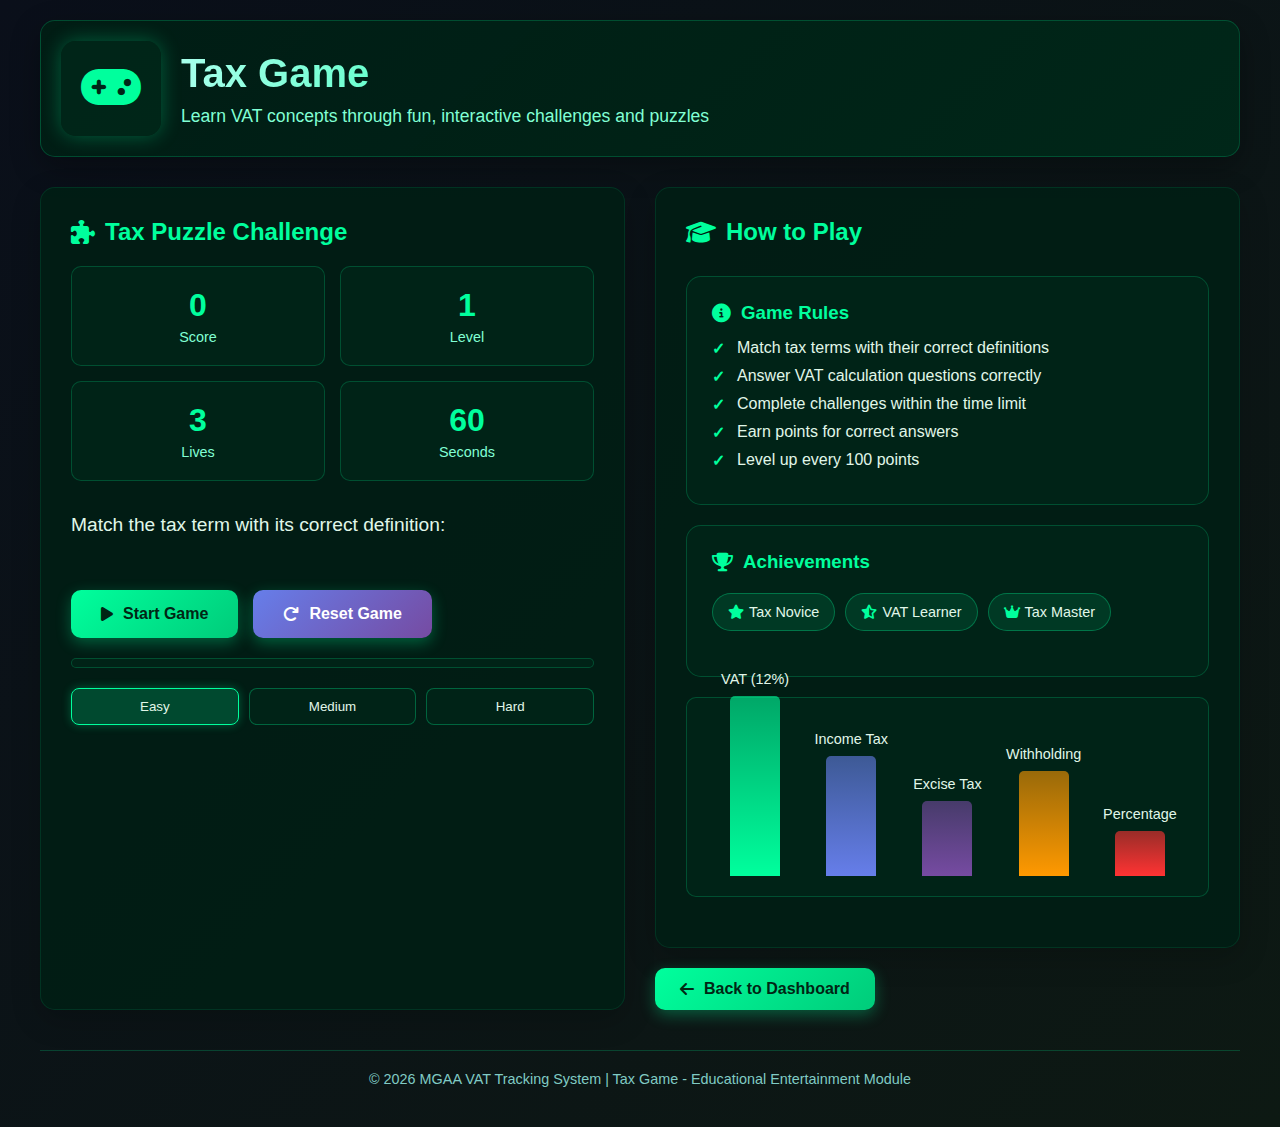
<file: tax_game.html>
<!DOCTYPE html>
<html lang="en">
<head>
    <meta charset="UTF-8">
    <meta name="viewport" content="width=device-width, initial-scale=1.0, maximum-scale=5.0, minimum-scale=0.5, user-scalable=yes">
    <title>Tax Game - VAT Tracking System</title>
    <link rel="stylesheet" href="https://cdnjs.cloudflare.com/ajax/libs/font-awesome/6.4.0/css/all.min.css">
    <style>
        /* Import styles from main system */
        * {
            margin: 0;
            padding: 0;
            box-sizing: border-box;
            font-family: 'Segoe UI', 'Arial', sans-serif;
        }
        
        :root {
            --primary-color: #00ff9d;
            --secondary-color: #0a0f1a;
            --card-bg: rgba(0, 30, 20, 0.9);
            --header-bg: linear-gradient(135deg, rgba(0, 30, 20, 0.9) 0%, rgba(0, 40, 25, 0.95) 100%);
            --text-color: #e0f7e9;
            --text-secondary: #80ffd4;
            --sidebar-bg: rgba(0, 20, 15, 0.98);
        }
        
        body {
            background: linear-gradient(135deg, #0a0f1a 0%, #0d1913 100%);
            color: var(--text-color);
            min-height: 100vh;
            padding: 20px;
        }
        
        .container {
            max-width: 1200px;
            margin: 0 auto;
        }
        
        /* Header */
        .header {
            display: flex;
            align-items: center;
            gap: 20px;
            padding: 20px;
            background: var(--header-bg);
            border-radius: 15px;
            margin-bottom: 30px;
            border: 1px solid rgba(0, 255, 157, 0.2);
            box-shadow: 0 10px 30px rgba(0, 0, 0, 0.3);
        }
        
        .header-icon {
            font-size: 3rem;
            color: var(--primary-color);
            background: rgba(0, 40, 25, 0.8);
            padding: 20px;
            border-radius: 15px;
            box-shadow: 0 0 20px rgba(0, 255, 157, 0.3);
        }
        
        .header-text h1 {
            font-size: 2.5rem;
            background: linear-gradient(to right, #a7ffeb, #00ff9d);
            -webkit-background-clip: text;
            -webkit-text-fill-color: transparent;
            margin-bottom: 10px;
        }
        
        .header-text p {
            color: var(--text-secondary);
            font-size: 1.1rem;
        }
        
        /* Game Container */
        .game-container {
            display: grid;
            grid-template-columns: 1fr 1fr;
            gap: 30px;
            margin-bottom: 30px;
        }
        
        @media (max-width: 768px) {
            .game-container {
                grid-template-columns: 1fr;
            }
        }
        
        /* Game Area */
        .game-area {
            background: var(--card-bg);
            border-radius: 15px;
            padding: 30px;
            border: 1px solid rgba(0, 255, 157, 0.1);
            box-shadow: 0 10px 30px rgba(0, 0, 0, 0.2);
        }
        
        .game-title {
            font-size: 1.5rem;
            color: var(--primary-color);
            margin-bottom: 20px;
            display: flex;
            align-items: center;
            gap: 10px;
        }
        
        /* Game Stats */
        .game-stats {
            display: grid;
            grid-template-columns: repeat(2, 1fr);
            gap: 15px;
            margin-bottom: 30px;
        }
        
        .stat-box {
            background: rgba(0, 40, 25, 0.6);
            padding: 20px;
            border-radius: 10px;
            text-align: center;
            border: 1px solid rgba(0, 255, 157, 0.2);
        }
        
        .stat-value {
            font-size: 2rem;
            color: var(--primary-color);
            font-weight: bold;
            margin-bottom: 5px;
        }
        
        .stat-label {
            color: var(--text-secondary);
            font-size: 0.9rem;
        }
        
        /* Game Controls */
        .game-controls {
            display: flex;
            gap: 15px;
            margin-top: 30px;
        }
        
        .btn {
            padding: 15px 30px;
            border: none;
            border-radius: 10px;
            font-size: 1rem;
            font-weight: bold;
            cursor: pointer;
            display: flex;
            align-items: center;
            gap: 10px;
            transition: all 0.3s ease;
            background: linear-gradient(135deg, #00ff9d 0%, #00cc7a 100%);
            color: #002614;
            box-shadow: 0 5px 15px rgba(0, 255, 157, 0.3);
        }
        
        .btn:hover {
            transform: translateY(-3px);
            box-shadow: 0 8px 20px rgba(0, 255, 157, 0.5);
        }
        
        .btn:active {
            transform: translateY(-1px);
        }
        
        .btn-secondary {
            background: linear-gradient(135deg, #667eea 0%, #764ba2 100%);
            color: white;
        }
        
        /* Tax Puzzle */
        .tax-puzzle {
            display: grid;
            grid-template-columns: repeat(3, 1fr);
            gap: 10px;
            margin: 20px 0;
        }
        
        .puzzle-piece {
            background: rgba(0, 40, 25, 0.7);
            border: 2px solid rgba(0, 255, 157, 0.3);
            border-radius: 10px;
            padding: 20px;
            text-align: center;
            cursor: pointer;
            transition: all 0.3s ease;
            font-weight: bold;
        }
        
        .puzzle-piece:hover {
            background: rgba(0, 255, 157, 0.2);
            transform: scale(1.05);
        }
        
        .puzzle-piece.selected {
            background: rgba(0, 255, 157, 0.3);
            border-color: var(--primary-color);
            box-shadow: 0 0 20px rgba(0, 255, 157, 0.5);
        }
        
        /* Game Messages */
        .game-message {
            margin-top: 20px;
            padding: 15px;
            border-radius: 10px;
            text-align: center;
            font-weight: bold;
            display: none;
        }
        
        .game-message.success {
            background: rgba(0, 255, 157, 0.1);
            border: 1px solid var(--primary-color);
            color: var(--primary-color);
            display: block;
        }
        
        .game-message.error {
            background: rgba(255, 51, 51, 0.1);
            border: 1px solid #ff3333;
            color: #ff6666;
            display: block;
        }
        
        /* Tax Quiz */
        .quiz-question {
            font-size: 1.2rem;
            margin-bottom: 20px;
            line-height: 1.5;
        }
        
        .quiz-options {
            display: flex;
            flex-direction: column;
            gap: 10px;
        }
        
        .quiz-option {
            background: rgba(0, 40, 25, 0.6);
            padding: 15px;
            border-radius: 10px;
            cursor: pointer;
            transition: all 0.3s ease;
            border: 1px solid rgba(0, 255, 157, 0.2);
        }
        
        .quiz-option:hover {
            background: rgba(0, 255, 157, 0.1);
            transform: translateX(5px);
        }
        
        .quiz-option.correct {
            background: rgba(0, 255, 157, 0.2);
            border-color: var(--primary-color);
        }
        
        .quiz-option.incorrect {
            background: rgba(255, 51, 51, 0.2);
            border-color: #ff3333;
        }
        
        /* Back Button */
        .back-button {
            display: inline-flex;
            align-items: center;
            gap: 10px;
            padding: 12px 25px;
            background: linear-gradient(135deg, #00ff9d 0%, #00cc7a 100%);
            color: #002614;
            text-decoration: none;
            border-radius: 10px;
            font-weight: bold;
            margin-top: 20px;
            transition: all 0.3s ease;
            box-shadow: 0 5px 15px rgba(0, 255, 157, 0.3);
        }
        
        .back-button:hover {
            transform: translateY(-3px);
            box-shadow: 0 8px 20px rgba(0, 255, 157, 0.5);
        }
        
        /* Game Instructions */
        .instructions {
            background: rgba(0, 40, 25, 0.6);
            padding: 25px;
            border-radius: 15px;
            border: 1px solid rgba(0, 255, 157, 0.2);
            margin-top: 30px;
        }
        
        .instructions h3 {
            color: var(--primary-color);
            margin-bottom: 15px;
            display: flex;
            align-items: center;
            gap: 10px;
        }
        
        .instructions ul {
            list-style: none;
            padding-left: 0;
        }
        
        .instructions li {
            margin-bottom: 10px;
            padding-left: 25px;
            position: relative;
        }
        
        .instructions li:before {
            content: '✓';
            position: absolute;
            left: 0;
            color: var(--primary-color);
            font-weight: bold;
        }
        
        /* Tax Visualization */
        .tax-visual {
            height: 200px;
            background: rgba(0, 40, 25, 0.6);
            border-radius: 10px;
            margin: 20px 0;
            display: flex;
            align-items: flex-end;
            justify-content: space-around;
            padding: 20px;
            border: 1px solid rgba(0, 255, 157, 0.2);
        }
        
        .tax-bar {
            width: 50px;
            background: linear-gradient(to top, #00ff9d, #00b36b);
            border-radius: 5px 5px 0 0;
            transition: height 0.5s ease;
            position: relative;
        }
        
        .tax-bar-label {
            position: absolute;
            top: -25px;
            left: 50%;
            transform: translateX(-50%);
            color: var(--text-color);
            font-size: 0.9rem;
            white-space: nowrap;
        }
        
        /* Progress Bar */
        .progress-bar {
            height: 10px;
            background: rgba(0, 40, 25, 0.6);
            border-radius: 5px;
            margin: 20px 0;
            overflow: hidden;
            border: 1px solid rgba(0, 255, 157, 0.2);
        }
        
        .progress-fill {
            height: 100%;
            background: linear-gradient(90deg, #00ff9d, #00cc7a);
            width: 0%;
            transition: width 0.5s ease;
        }
        
        /* Difficulty Selector */
        .difficulty-selector {
            display: flex;
            gap: 10px;
            margin: 20px 0;
        }
        
        .difficulty-btn {
            flex: 1;
            padding: 10px;
            border: 1px solid rgba(0, 255, 157, 0.3);
            background: rgba(0, 40, 25, 0.6);
            color: var(--text-color);
            border-radius: 8px;
            cursor: pointer;
            transition: all 0.3s ease;
        }
        
        .difficulty-btn:hover {
            background: rgba(0, 255, 157, 0.1);
        }
        
        .difficulty-btn.active {
            background: rgba(0, 255, 157, 0.2);
            border-color: var(--primary-color);
            box-shadow: 0 0 10px rgba(0, 255, 157, 0.3);
        }
        
        /* Timer */
        .timer {
            font-size: 2rem;
            color: var(--primary-color);
            font-weight: bold;
            text-align: center;
            margin: 20px 0;
            font-family: 'Courier New', monospace;
        }
        
        /* Game Over Modal */
        .game-over-modal {
            position: fixed;
            top: 0;
            left: 0;
            right: 0;
            bottom: 0;
            background: rgba(10, 15, 26, 0.95);
            display: none;
            justify-content: center;
            align-items: center;
            z-index: 1000;
        }
        
        .modal-content {
            background: var(--card-bg);
            padding: 40px;
            border-radius: 20px;
            text-align: center;
            max-width: 500px;
            width: 90%;
            border: 2px solid var(--primary-color);
            box-shadow: 0 0 50px rgba(0, 255, 157, 0.5);
        }
        
        .modal-title {
            color: var(--primary-color);
            font-size: 2rem;
            margin-bottom: 20px;
        }
        
        .modal-score {
            font-size: 3rem;
            color: var(--primary-color);
            margin: 20px 0;
        }
        
        /* Achievement Badges */
        .achievements {
            display: flex;
            gap: 10px;
            margin: 20px 0;
            flex-wrap: wrap;
        }
        
        .badge {
            background: rgba(0, 255, 157, 0.1);
            border: 1px solid rgba(0, 255, 157, 0.3);
            padding: 10px 15px;
            border-radius: 20px;
            font-size: 0.9rem;
            display: flex;
            align-items: center;
            gap: 5px;
        }
        
        .badge i {
            color: var(--primary-color);
        }
        
        /* Footer */
        .footer {
            text-align: center;
            padding: 20px;
            color: #80cbc4;
            font-size: 0.9rem;
            margin-top: 40px;
            border-top: 1px solid rgba(0, 255, 157, 0.2);
        }
    </style>
</head>
<body>
    <div class="container">
        <!-- Header -->
        <div class="header">
            <div class="header-icon">
                <i class="fas fa-gamepad"></i>
            </div>
            <div class="header-text">
                <h1>Tax Game</h1>
                <p>Learn VAT concepts through fun, interactive challenges and puzzles</p>
            </div>
        </div>
        
        <!-- Game Container -->
        <div class="game-container">
            <!-- Game Area -->
            <div class="game-area">
                <h2 class="game-title">
                    <i class="fas fa-puzzle-piece"></i>
                    Tax Puzzle Challenge
                </h2>
                
                <div class="game-stats">
                    <div class="stat-box">
                        <div class="stat-value" id="score">0</div>
                        <div class="stat-label">Score</div>
                    </div>
                    <div class="stat-box">
                        <div class="stat-value" id="level">1</div>
                        <div class="stat-label">Level</div>
                    </div>
                    <div class="stat-box">
                        <div class="stat-value" id="lives">3</div>
                        <div class="stat-label">Lives</div>
                    </div>
                    <div class="stat-box">
                        <div class="stat-value" id="time">60</div>
                        <div class="stat-label">Seconds</div>
                    </div>
                </div>
                
                <!-- Puzzle Area -->
                <div id="puzzleArea">
                    <div class="quiz-question" id="question">
                        Match the tax term with its correct definition:
                    </div>
                    
                    <div class="tax-puzzle" id="puzzleContainer">
                        <!-- Puzzle pieces will be generated here -->
                    </div>
                    
                    <div class="game-message" id="message"></div>
                </div>
                
                <!-- Quiz Area (hidden initially) -->
                <div id="quizArea" style="display: none;">
                    <div class="quiz-question" id="quizQuestion"></div>
                    
                    <div class="quiz-options" id="quizOptions">
                        <!-- Options will be generated here -->
                    </div>
                    
                    <div class="game-message" id="quizMessage"></div>
                </div>
                
                <div class="game-controls">
                    <button class="btn" id="startBtn">
                        <i class="fas fa-play"></i>
                        Start Game
                    </button>
                    <button class="btn btn-secondary" id="resetBtn">
                        <i class="fas fa-redo"></i>
                        Reset Game
                    </button>
                    <button class="btn" id="nextGameBtn" style="display: none;">
                        <i class="fas fa-arrow-right"></i>
                        Next Challenge
                    </button>
                </div>
                
                <div class="progress-bar">
                    <div class="progress-fill" id="progressFill"></div>
                </div>
                
                <div class="difficulty-selector">
                    <button class="difficulty-btn active" data-level="easy">Easy</button>
                    <button class="difficulty-btn" data-level="medium">Medium</button>
                    <button class="difficulty-btn" data-level="hard">Hard</button>
                </div>
            </div>
            
            <!-- Instructions & Info -->
            <div>
                <div class="game-area">
                    <h2 class="game-title">
                        <i class="fas fa-graduation-cap"></i>
                        How to Play
                    </h2>
                    
                    <div class="instructions">
                        <h3><i class="fas fa-info-circle"></i> Game Rules</h3>
                        <ul>
                            <li>Match tax terms with their correct definitions</li>
                            <li>Answer VAT calculation questions correctly</li>
                            <li>Complete challenges within the time limit</li>
                            <li>Earn points for correct answers</li>
                            <li>Level up every 100 points</li>
                        </ul>
                    </div>
                    
                    <div class="instructions" style="margin-top: 20px;">
                        <h3><i class="fas fa-trophy"></i> Achievements</h3>
                        <div class="achievements">
                            <div class="badge">
                                <i class="fas fa-star"></i>
                                Tax Novice
                            </div>
                            <div class="badge">
                                <i class="fas fa-star-half-alt"></i>
                                VAT Learner
                            </div>
                            <div class="badge">
                                <i class="fas fa-crown"></i>
                                Tax Master
                            </div>
                        </div>
                    </div>
                    
                    <div class="tax-visual" id="taxVisual">
                        <!-- Tax visualization bars will be added here -->
                    </div>
                </div>
                
                <a href="index2.html" class="back-button">
                    <i class="fas fa-arrow-left"></i>
                    Back to Dashboard
                </a>
            </div>
        </div>
        
        <!-- Game Over Modal -->
        <div class="game-over-modal" id="gameOverModal">
            <div class="modal-content">
                <h2 class="modal-title">Game Over!</h2>
                <div class="modal-score" id="finalScore">0</div>
                <p id="gameOverMessage">Great effort! Try again to beat your high score.</p>
                <div class="game-controls" style="margin-top: 30px;">
                    <button class="btn" id="playAgainBtn">
                        <i class="fas fa-redo"></i>
                        Play Again
                    </button>
                    <button class="btn btn-secondary" id="closeModalBtn">
                        <i class="fas fa-times"></i>
                        Close
                    </button>
                </div>
            </div>
        </div>
        
        <div class="footer">
            <p>© 2026 MGAA VAT Tracking System | Tax Game - Educational Entertainment Module</p>
        </div>
    </div>
    
    <script>
        // Game Variables
        let score = 0;
        let level = 1;
        let lives = 3;
        let timeLeft = 60;
        let gameActive = false;
        let timer;
        let currentGame = 'puzzle';
        let difficulty = 'easy';
        
        // Tax Terms and Definitions
        const taxTerms = {
            easy: [
                { term: 'VAT', definition: 'Value Added Tax on goods and services' },
                { term: 'TIN', definition: 'Tax Identification Number for taxpayers' },
                { term: 'BIR', definition: 'Bureau of Internal Revenue' },
                { term: 'Input Tax', definition: 'VAT on business purchases' },
                { term: 'Output Tax', definition: 'VAT on business sales' },
                { term: 'Exempt', definition: 'Not subject to VAT' },
                { term: 'Zero-rated', definition: 'Subject to 0% VAT rate' },
                { term: 'Receipt', definition: 'Proof of transaction for taxes' },
                { term: 'Withholding Tax', definition: 'Tax deducted at source' }
            ],
            medium: [
                { term: 'Vatable Sales', definition: 'Sales subject to 12% VAT' },
                { term: 'Non-Vatable', definition: 'Sales not subject to VAT' },
                { term: 'VAT Payable', definition: 'Output tax minus input tax' },
                { term: 'VAT Refund', definition: 'Excess input tax to be refunded' },
                { term: 'Capital Goods', definition: 'Assets subject to VAT' },
                { term: 'Creditable Tax', definition: 'Tax that can be deducted' },
                { term: 'Gross Sales', definition: 'Total sales before VAT' },
                { term: 'Net Sales', definition: 'Gross sales divided by 1.12' },
                { term: 'Percentage Tax', definition: 'Tax based on gross sales' }
            ],
            hard: [
                { term: 'Expanded Withholding Tax', definition: 'Withholding tax on certain income payments' },
                { term: 'Final Withholding Tax', definition: 'Full tax withheld at source' },
                { term: 'Graduated Tax', definition: 'Tax rate increases with income' },
                { term: 'Optional Standard Deduction', definition: '40% of gross income deduction' },
                { term: 'Itemized Deduction', definition: 'Actual expenses deduction' },
                { term: 'Fringe Benefit Tax', definition: 'Tax on non-cash benefits' },
                { term: 'Donor\'s Tax', definition: 'Tax on gifts and donations' },
                { term: 'Estate Tax', definition: 'Tax on inherited property' },
                { term: 'Documentary Stamp Tax', definition: 'Tax on documents and instruments' }
            ]
        };
        
        // Quiz Questions
        const quizQuestions = {
            easy: [
                {
                    question: 'What is the current VAT rate in the Philippines?',
                    options: ['10%', '12%', '15%', '18%'],
                    answer: 1
                },
                {
                    question: 'What does VAT stand for?',
                    options: [
                        'Value Added Tax',
                        'Variable Amount Tax',
                        'Volume Assessment Tax',
                        'Value Assessment Tax'
                    ],
                    answer: 0
                },
                {
                    question: 'Which government agency collects VAT?',
                    options: [
                        'Bureau of Customs',
                        'Bureau of Internal Revenue',
                        'Department of Finance',
                        'Securities and Exchange Commission'
                    ],
                    answer: 1
                },
                {
                    question: 'If a product costs ₱1,120 including VAT, what is the net price?',
                    options: ['₱1,000', '₱1,100', '₱1,120', '₱1,200'],
                    answer: 0
                }
            ],
            medium: [
                {
                    question: 'Calculate VAT on ₱10,000 net sales:',
                    options: ['₱1,000', '₱1,200', '₱1,500', '₱2,000'],
                    answer: 1
                },
                {
                    question: 'What is the formula for calculating net sales?',
                    options: [
                        'Gross Sales × 1.12',
                        'Gross Sales ÷ 1.12',
                        'Gross Sales × 0.12',
                        'Gross Sales ÷ 0.12'
                    ],
                    answer: 1
                },
                {
                    question: 'Which sales are VAT-exempt?',
                    options: [
                        'Export sales',
                        'Sales to senior citizens',
                        'Sales of agricultural products',
                        'All of the above'
                    ],
                    answer: 3
                },
                {
                    question: 'What is the threshold for VAT registration?',
                    options: [
                        '₱1.5M annual sales',
                        '₱3M annual sales',
                        '₱5M annual sales',
                        '₱10M annual sales'
                    ],
                    answer: 1
                }
            ],
            hard: [
                {
                    question: 'Calculate VAT payable with ₱50,000 output tax and ₱30,000 input tax:',
                    options: ['₱20,000', '₱30,000', '₱50,000', '₱80,000'],
                    answer: 0
                },
                {
                    question: 'What percentage of input tax can be claimed as credit?',
                    options: ['70%', '80%', '90%', '100%'],
                    answer: 3
                },
                {
                    question: 'When is VAT return due?',
                    options: [
                        'Every 10th day of the month',
                        'Every 20th day of the month',
                        'Every 25th day of the month',
                        'Every 30th day of the month'
                    ],
                    answer: 1
                },
                {
                    question: 'Which is subject to percentage tax instead of VAT?',
                    options: [
                        'Non-VAT registered businesses',
                        'Banks and financial institutions',
                        'Insurance companies',
                        'All of the above'
                    ],
                    answer: 3
                }
            ]
        };
        
        // DOM Elements
        const scoreElement = document.getElementById('score');
        const levelElement = document.getElementById('level');
        const livesElement = document.getElementById('lives');
        const timeElement = document.getElementById('time');
        const puzzleContainer = document.getElementById('puzzleContainer');
        const messageElement = document.getElementById('message');
        const startBtn = document.getElementById('startBtn');
        const resetBtn = document.getElementById('resetBtn');
        const nextGameBtn = document.getElementById('nextGameBtn');
        const gameOverModal = document.getElementById('gameOverModal');
        const finalScoreElement = document.getElementById('finalScore');
        const playAgainBtn = document.getElementById('playAgainBtn');
        const closeModalBtn = document.getElementById('closeModalBtn');
        const progressFill = document.getElementById('progressFill');
        const difficultyBtns = document.querySelectorAll('.difficulty-btn');
        const quizArea = document.getElementById('quizArea');
        const puzzleArea = document.getElementById('puzzleArea');
        const quizQuestion = document.getElementById('quizQuestion');
        const quizOptions = document.getElementById('quizOptions');
        const quizMessage = document.getElementById('quizMessage');
        const taxVisual = document.getElementById('taxVisual');
        
        // Initialize Game
        function initGame() {
            updateUI();
            createTaxVisualization();
        }
        
        // Start Game
        startBtn.addEventListener('click', function() {
            if (!gameActive) {
                startGame();
            }
        });
        
        function startGame() {
            gameActive = true;
            score = 0;
            level = 1;
            lives = 3;
            timeLeft = 60;
            
            updateUI();
            startTimer();
            generatePuzzle();
            
            startBtn.innerHTML = '<i class="fas fa-pause"></i> Pause Game';
            startBtn.onclick = pauseGame;
        }
        
        // Pause Game
        function pauseGame() {
            gameActive = false;
            clearInterval(timer);
            startBtn.innerHTML = '<i class="fas fa-play"></i> Resume Game';
            startBtn.onclick = resumeGame;
        }
        
        // Resume Game
        function resumeGame() {
            gameActive = true;
            startTimer();
            startBtn.innerHTML = '<i class="fas fa-pause"></i> Pause Game';
            startBtn.onclick = pauseGame;
        }
        
        // Reset Game
        resetBtn.addEventListener('click', function() {
            resetGame();
        });
        
        function resetGame() {
            gameActive = false;
            clearInterval(timer);
            
            score = 0;
            level = 1;
            lives = 3;
            timeLeft = 60;
            
            updateUI();
            puzzleContainer.innerHTML = '';
            messageElement.style.display = 'none';
            
            startBtn.innerHTML = '<i class="fas fa-play"></i> Start Game';
            startBtn.onclick = startGame;
            
            // Hide quiz area, show puzzle area
            quizArea.style.display = 'none';
            puzzleArea.style.display = 'block';
            nextGameBtn.style.display = 'none';
            
            // Reset progress
            progressFill.style.width = '0%';
        }
        
        // Next Game
        nextGameBtn.addEventListener('click', function() {
            if (currentGame === 'puzzle') {
                startQuiz();
            } else {
                generatePuzzle();
            }
        });
        
        // Update UI
        function updateUI() {
            scoreElement.textContent = score;
            levelElement.textContent = level;
            livesElement.textContent = lives;
            timeElement.textContent = timeLeft;
            
            // Update progress
            const progress = (score % 100) / 100 * 100;
            progressFill.style.width = progress + '%';
            
            // Update level based on score
            const newLevel = Math.floor(score / 100) + 1;
            if (newLevel !== level) {
                level = newLevel;
                showMessage(`🎉 Level Up! You're now at level ${level}`, 'success');
            }
        }
        
        // Timer
        function startTimer() {
            clearInterval(timer);
            timer = setInterval(function() {
                if (gameActive && timeLeft > 0) {
                    timeLeft--;
                    timeElement.textContent = timeLeft;
                    
                    // Visual timer warning
                    if (timeLeft <= 10) {
                        timeElement.style.color = '#ff3333';
                        timeElement.style.animation = 'pulse 1s infinite';
                    }
                } else if (timeLeft <= 0) {
                    endGame('Time\'s up!');
                }
            }, 1000);
        }
        
        // Generate Puzzle
        function generatePuzzle() {
            currentGame = 'puzzle';
            puzzleArea.style.display = 'block';
            quizArea.style.display = 'none';
            nextGameBtn.style.display = 'none';
            
            // Clear previous puzzle
            puzzleContainer.innerHTML = '';
            messageElement.style.display = 'none';
            
            // Get terms based on difficulty
            const terms = [...taxTerms[difficulty]];
            const selectedTerms = [];
            
            // Select 6 random terms (3 pairs)
            for (let i = 0; i < 3; i++) {
                const randomIndex = Math.floor(Math.random() * terms.length);
                selectedTerms.push(terms[randomIndex]);
                terms.splice(randomIndex, 1);
            }
            
            // Create shuffled array of all items
            const allItems = [];
            selectedTerms.forEach(item => {
                allItems.push({ type: 'term', text: item.term });
                allItems.push({ type: 'definition', text: item.definition, match: item.term });
            });
            
            // Shuffle array
            shuffleArray(allItems);
            
            // Create puzzle pieces
            allItems.forEach((item, index) => {
                const piece = document.createElement('div');
                piece.className = 'puzzle-piece';
                piece.textContent = item.text;
                piece.dataset.index = index;
                piece.dataset.type = item.type;
                piece.dataset.match = item.match || '';
                
                piece.addEventListener('click', function() {
                    handlePuzzleClick(this);
                });
                
                puzzleContainer.appendChild(piece);
            });
            
            // Update question
            document.getElementById('question').textContent = 
                `Match ${difficulty} tax terms with their correct definitions:`;
        }
        
        // Handle Puzzle Click
        let selectedPiece = null;
        
        function handlePuzzleClick(piece) {
            if (!gameActive) return;
            
            if (!selectedPiece) {
                // First selection
                selectedPiece = piece;
                piece.classList.add('selected');
            } else {
                // Second selection
                if (selectedPiece === piece) {
                    // Deselect if same piece clicked
                    piece.classList.remove('selected');
                    selectedPiece = null;
                    return;
                }
                
                // Check if match
                if (
                    (selectedPiece.dataset.type === 'term' && piece.dataset.type === 'definition' && 
                     selectedPiece.textContent === piece.dataset.match) ||
                    (selectedPiece.dataset.type === 'definition' && piece.dataset.type === 'term' && 
                     selectedPiece.dataset.match === piece.textContent)
                ) {
                    // Correct match
                    selectedPiece.classList.add('selected');
                    piece.classList.add('selected');
                    
                    // Disable pieces
                    selectedPiece.style.opacity = '0.5';
                    selectedPiece.style.cursor = 'default';
                    piece.style.opacity = '0.5';
                    piece.style.cursor = 'default';
                    
                    // Remove event listeners
                    selectedPiece.replaceWith(selectedPiece.cloneNode(true));
                    piece.replaceWith(piece.cloneNode(true));
                    
                    // Add score
                    score += difficulty === 'easy' ? 10 : difficulty === 'medium' ? 15 : 20;
                    showMessage('✅ Correct match! +' + (difficulty === 'easy' ? 10 : difficulty === 'medium' ? 15 : 20) + ' points', 'success');
                    
                    // Check if all matches found
                    const remainingPieces = document.querySelectorAll('.puzzle-piece:not([style*="opacity: 0.5"])');
                    if (remainingPieces.length === 0) {
                        setTimeout(() => {
                            showMessage('🎉 Puzzle Complete! Starting next challenge...', 'success');
                            nextGameBtn.style.display = 'flex';
                        }, 1000);
                    }
                } else {
                    // Wrong match
                    selectedPiece.classList.remove('selected');
                    piece.classList.add('selected');
                    setTimeout(() => {
                        piece.classList.remove('selected');
                    }, 500);
                    
                    lives--;
                    showMessage('❌ Wrong match! Try again.', 'error');
                    
                    if (lives <= 0) {
                        endGame('No more lives!');
                    }
                }
                
                selectedPiece = null;
                updateUI();
            }
        }
        
        // Start Quiz
        function startQuiz() {
            currentGame = 'quiz';
            puzzleArea.style.display = 'none';
            quizArea.style.display = 'block';
            nextGameBtn.style.display = 'none';
            
            // Clear previous quiz
            quizOptions.innerHTML = '';
            quizMessage.style.display = 'none';
            
            // Get random question
            const questions = quizQuestions[difficulty];
            const question = questions[Math.floor(Math.random() * questions.length)];
            
            // Display question
            quizQuestion.textContent = question.question;
            
            // Display options
            question.options.forEach((option, index) => {
                const optionElement = document.createElement('div');
                optionElement.className = 'quiz-option';
                optionElement.textContent = option;
                optionElement.dataset.index = index;
                
                optionElement.addEventListener('click', function() {
                    handleQuizAnswer(this, question.answer);
                });
                
                quizOptions.appendChild(optionElement);
            });
        }
        
        // Handle Quiz Answer
        function handleQuizAnswer(option, correctIndex) {
            if (!gameActive) return;
            
            const options = document.querySelectorAll('.quiz-option');
            options.forEach(opt => {
                opt.classList.remove('correct', 'incorrect');
                opt.style.cursor = 'default';
                
                // Remove event listeners
                opt.replaceWith(opt.cloneNode(true));
            });
            
            // Show correct answer
            options[correctIndex].classList.add('correct');
            
            if (parseInt(option.dataset.index) === correctIndex) {
                // Correct answer
                option.classList.add('correct');
                score += difficulty === 'easy' ? 15 : difficulty === 'medium' ? 25 : 35;
                quizMessage.textContent = '✅ Correct answer! +' + (difficulty === 'easy' ? 15 : difficulty === 'medium' ? 25 : 35) + ' points';
                quizMessage.className = 'game-message success';
                
                // Show next game button
                setTimeout(() => {
                    nextGameBtn.style.display = 'flex';
                }, 1000);
            } else {
                // Wrong answer
                option.classList.add('incorrect');
                lives--;
                quizMessage.textContent = '❌ Wrong answer! Try again next time.';
                quizMessage.className = 'game-message error';
                
                if (lives <= 0) {
                    setTimeout(() => {
                        endGame('No more lives!');
                    }, 1500);
                }
            }
            
            quizMessage.style.display = 'block';
            updateUI();
        }
        
        // Show Message
        function showMessage(text, type) {
            messageElement.textContent = text;
            messageElement.className = 'game-message ' + type;
            messageElement.style.display = 'block';
            
            // Auto hide after 3 seconds
            setTimeout(() => {
                messageElement.style.display = 'none';
            }, 3000);
        }
        
        // End Game
        function endGame(reason) {
            gameActive = false;
            clearInterval(timer);
            
            // Update modal
            finalScoreElement.textContent = score;
            document.getElementById('gameOverMessage').textContent = reason;
            
            // Show modal
            gameOverModal.style.display = 'flex';
        }
        
        // Play Again
        playAgainBtn.addEventListener('click', function() {
            gameOverModal.style.display = 'none';
            resetGame();
            startGame();
        });
        
        // Close Modal
        closeModalBtn.addEventListener('click', function() {
            gameOverModal.style.display = 'none';
        });
        
        // Difficulty Selector
        difficultyBtns.forEach(btn => {
            btn.addEventListener('click', function() {
                difficultyBtns.forEach(b => b.classList.remove('active'));
                this.classList.add('active');
                difficulty = this.dataset.level;
                
                if (gameActive) {
                    // Regenerate current game with new difficulty
                    if (currentGame === 'puzzle') {
                        generatePuzzle();
                    } else {
                        startQuiz();
                    }
                }
            });
        });
        
        // Create Tax Visualization
        function createTaxVisualization() {
            taxVisual.innerHTML = '';
            
            const taxData = [
                { label: 'VAT (12%)', value: 12, color: '#00ff9d' },
                { label: 'Income Tax', value: 8, color: '#667eea' },
                { label: 'Excise Tax', value: 5, color: '#764ba2' },
                { label: 'Withholding', value: 7, color: '#ff9900' },
                { label: 'Percentage', value: 3, color: '#ff3333' }
            ];
            
            taxData.forEach(data => {
                const bar = document.createElement('div');
                bar.className = 'tax-bar';
                bar.style.height = (data.value * 15) + 'px';
                bar.style.background = `linear-gradient(to top, ${data.color}, ${data.color}99)`;
                
                const label = document.createElement('div');
                label.className = 'tax-bar-label';
                label.textContent = data.label;
                
                bar.appendChild(label);
                taxVisual.appendChild(bar);
            });
        }
        
        // Utility Functions
        function shuffleArray(array) {
            for (let i = array.length - 1; i > 0; i--) {
                const j = Math.floor(Math.random() * (i + 1));
                [array[i], array[j]] = [array[j], array[i]];
            }
            return array;
        }
        
        // Initialize on load
        document.addEventListener('DOMContentLoaded', function() {
            initGame();
            
            // Add keyboard shortcuts
            document.addEventListener('keydown', function(e) {
                if (e.key === 'Escape' && gameActive) {
                    pauseGame();
                }
                if (e.key === 'r' && e.ctrlKey) {
                    resetGame();
                }
                if (e.key === ' ' && !gameActive) {
                    startGame();
                }
            });
            
            // Add CSS for pulse animation
            const style = document.createElement('style');
            style.textContent = `
                @keyframes pulse {
                    0%, 100% { opacity: 1; }
                    50% { opacity: 0.5; }
                }
            `;
            document.head.appendChild(style);
        });
    </script>
</body>
</html>
</file>
<file: styles.css>
* {
    box-sizing: border-box;
    margin: 0;
    padding: 0;
    font-family: 'Segoe UI', 'Arial', sans-serif;
}

body {
    background: #0a0f1a;
    color: #e0f7e9;
    min-height: 100vh;
    transition: all 0.3s cubic-bezier(0.4, 0, 0.2, 1);
    overflow-x: hidden;
    width: 100%;
    position: relative;
}

/* Body when left sidebar is expanded - adjust container position */
body.left-sidebar-expanded .container {
    transform: translateX(280px);
    width: calc(100% - 280px);
}

/* Body when right sidebar is expanded - adjust container position */
body.right-sidebar-expanded .container {
    transform: translateX(-280px);
    width: calc(100% - 280px);
}

/* Body when both sidebars are expanded */
body.left-sidebar-expanded.right-sidebar-expanded .container {
    transform: translateX(280px);
    width: calc(100% - 560px);
}

.container {
    max-width: 100%;
    margin: 20px;
    background: rgba(10, 25, 20, 0.85);
    border-radius: 15px;
    box-shadow: 0 0 30px rgba(0, 255, 136, 0.2), 0 10px 40px rgba(0, 0, 0, 0.5);
    overflow: hidden;
    display: flex;
    flex-direction: column;
    height: calc(100vh - 40px);
    border: 1px solid rgba(0, 255, 157, 0.2);
    backdrop-filter: blur(5px);
    transition: transform 0.3s cubic-bezier(0.4, 0, 0.2, 1), width 0.3s ease;
    width: 100%;
    position: relative;
}

/* Header Sidebar Buttons Container */
.header-sidebar-buttons {
    display: flex;
    gap: 10px;
    margin-left: 20px;
}

/* Header Sidebar Toggle Button */
.header-sidebar-toggle {
    display: flex;
    align-items: center;
    gap: 8px;
    background: linear-gradient(135deg, rgba(0, 255, 157, 0.2) 0%, rgba(0, 200, 120, 0.3) 100%);
    border: 2px solid rgba(0, 255, 157, 0.5);
    border-radius: 10px;
    padding: 10px 20px;
    cursor: pointer;
    transition: all 0.3s cubic-bezier(0.34, 1.56, 0.64, 1);
    box-shadow: 0 0 15px rgba(0, 255, 157, 0.3);
    white-space: nowrap;
    color: #00ff9d;
    font-weight: 600;
    text-transform: uppercase;
    letter-spacing: 0.5px;
}

.header-sidebar-toggle:hover {
    background: linear-gradient(135deg, rgba(0, 255, 157, 0.3) 0%, rgba(0, 255, 157, 0.4) 100%);
    transform: scale(1.05);
    box-shadow: 0 0 25px rgba(0, 255, 157, 0.5);
    border-color: #00ff9d;
}

.header-sidebar-toggle i {
    font-size: 20px;
    color: #00ff9d;
    transition: all 0.3s ease;
}

.header-sidebar-toggle:hover i {
    transform: rotate(90deg);
}

.header-sidebar-toggle span {
    font-size: 14px;
    font-weight: 600;
    color: #a7ffeb;
    text-shadow: 0 0 5px rgba(0, 255, 157, 0.5);
}

/* When left sidebar is open, the left toggle button changes appearance */
body.left-sidebar-expanded .header-sidebar-toggle:first-child {
    background: rgba(0, 255, 157, 0.3);
    border-color: #00ff9d;
}

body.left-sidebar-expanded .header-sidebar-toggle:first-child i {
    transform: rotate(90deg);
}

/* When right sidebar is open, the right toggle button changes appearance */
body.right-sidebar-expanded .header-sidebar-toggle:last-child {
    background: rgba(0, 255, 157, 0.3);
    border-color: #00ff9d;
}

body.right-sidebar-expanded .header-sidebar-toggle:last-child i {
    transform: rotate(-90deg);
}

/* Hide the old floating toggle button */
.floating-toggle {
    display: none;
}

/* Sidebar - fixed, full height - TRANSPARENT BACKGROUND */
.sidebar {
    position: fixed;
    top: 0;
    height: 100vh;
    width: 280px;
    background: rgba(0, 20, 15, 0.7); /* Made more transparent */
    box-shadow: 0 0 40px rgba(0, 0, 0, 0.7), 0 0 25px rgba(0, 255, 157, 0.2);
    z-index: 1001;
    display: flex;
    flex-direction: column;
    transition: transform 0.4s cubic-bezier(0.4, 0, 0.2, 1);
    backdrop-filter: blur(12px); /* Increased blur for better readability */
    overflow: hidden;
}

/* Left Sidebar */
.left-sidebar {
    left: 0;
    border-right: 2px solid rgba(0, 255, 157, 0.3);
    transform: translateX(-100%);
}

.left-sidebar.sidebar-expanded {
    transform: translateX(0);
}

/* Right Sidebar */
.right-sidebar {
    right: 0;
    border-left: 2px solid rgba(0, 255, 157, 0.3);
    transform: translateX(100%);
}

.right-sidebar.sidebar-expanded {
    transform: translateX(0);
}

/* Sidebar header with transparent background */
.sidebar-header {
    padding: 25px 20px;
    border-bottom: 1px solid rgba(0, 255, 157, 0.2);
    display: flex;
    align-items: center;
    justify-content: space-between;
    background: rgba(0, 30, 20, 0.6); /* Made more transparent */
    backdrop-filter: blur(8px);
}

.sidebar-title {
    font-size: 1.25rem;
    color: #00ff9d;
    font-weight: 700;
    white-space: nowrap;
    text-shadow: 0 0 10px rgba(0, 255, 157, 0.5);
}

.sidebar-toggle {
    background: rgba(0, 255, 157, 0.2);
    border: 1px solid rgba(0, 255, 157, 0.3);
    color: #00ff9d;
    width: 40px;
    height: 40px;
    border-radius: 8px;
    cursor: pointer;
    display: flex;
    align-items: center;
    justify-content: center;
    transition: all 0.3s ease;
    font-size: 1.25rem;
}

.sidebar-toggle:hover {
    background: rgba(0, 255, 157, 0.3);
}

.left-sidebar .sidebar-toggle:hover {
    transform: rotate(180deg);
}

.right-sidebar .sidebar-toggle:hover {
    transform: rotate(-180deg);
}

.sidebar-content {
    flex: 1;
    overflow-y: auto;
    padding: 20px 0;
}

/* Company info in right sidebar */
.company-info-sidebar {
    padding: 15px;
}

.company-info-grid-vertical {
    display: flex;
    flex-direction: column;
    gap: 15px;
}

.company-info-actions {
    margin-top: 25px;
    padding-top: 15px;
    border-top: 1px solid rgba(0, 255, 157, 0.2);
}

.sidebar-nav {
    display: flex;
    flex-direction: column;
    gap: 5px;
    padding: 0 15px;
}

.sidebar-section-title {
    color: #00ff9d;
    font-size: 11px;
    font-weight: 600;
    letter-spacing: 0.5px;
    padding: 15px 15px 5px;
    text-transform: uppercase;
    opacity: 0.7;
}

.sidebar-btn {
    display: flex;
    align-items: center;
    gap: 15px;
    padding: 14px 20px;
    background: rgba(0, 30, 20, 0.5); /* Made more transparent */
    border: 1px solid rgba(0, 255, 157, 0.1);
    border-radius: 10px;
    color: #e0f7e9;
    text-decoration: none;
    cursor: pointer;
    transition: all 0.3s ease;
    width: 100%;
    text-align: left;
    font-size: 14px;
    border-left: 3px solid transparent;
    backdrop-filter: blur(4px);
}

.sidebar-btn:hover {
    background: rgba(0, 40, 25, 0.7);
    border-color: rgba(0, 255, 157, 0.3);
    transform: translateX(5px);
    box-shadow: 0 5px 15px rgba(0, 255, 157, 0.2);
    border-left-color: #00ff9d;
}

.right-sidebar .sidebar-btn:hover {
    transform: translateX(-5px);
}

.sidebar-btn i {
    font-size: 1.25rem;
    color: #00ff9d;
    width: 25px;
    text-align: center;
    transition: all 0.3s ease;
}

.sidebar-btn:hover i {
    transform: scale(1.2);
}

.sidebar-btn-text {
    font-size: 14px;
    font-weight: 500;
    color: #a7ffeb;
}

.sidebar-divider {
    height: 1px;
    background: rgba(0, 255, 157, 0.2);
    margin: 15px 15px;
}

/* Sidebar footer with transparent background */
.sidebar-footer {
    padding: 20px;
    border-top: 1px solid rgba(0, 255, 157, 0.2);
    text-align: center;
    font-size: 0.85rem;
    color: #80cbc4;
    background: rgba(0, 20, 15, 0.5); /* Made more transparent */
    backdrop-filter: blur(4px);
}

/* Header */
header {
    background: linear-gradient(135deg, rgba(0, 30, 20, 0.9) 0%, rgba(0, 40, 25, 0.95) 100%);
    color: #a7ffeb;
    padding: 20px 30px;
    display: flex;
    align-items: center;
    gap: 25px;
    flex-shrink: 0;
    border-bottom: 1px solid rgba(0, 255, 157, 0.3);
    box-shadow: 0 0 20px rgba(0, 255, 157, 0.1);
}

.logo-container {
    width: 90px;
    height: 90px;
    background: rgba(0, 20, 15, 0.9);
    border-radius: 12px;
    display: flex;
    align-items: center;
    justify-content: center;
    box-shadow: 0 0 15px rgba(0, 255, 157, 0.3), inset 0 0 10px rgba(0, 255, 157, 0.1);
    flex-shrink: 0;
    overflow: hidden;
    border: 1px solid rgba(0, 255, 157, 0.2);
}

.logo-placeholder {
    width: 100%;
    height: 100%;
    display: flex;
    align-items: center;
    justify-content: center;
    color: #00ff9d;
    text-align: center;
    padding: 5px;
    font-weight: bold;
    background: rgba(0, 30, 20, 0.5);
    text-shadow: 0 0 10px rgba(0, 255, 157, 0.7);
}

.logo-placeholder img {
    max-width: 100%;
    max-height: 100%;
    object-fit: contain;
    filter: drop-shadow(0 0 5px rgba(0, 255, 157, 0.5));
}

.header-text {
    flex: 1;
}

.header-text h1 {
    margin-bottom: 5px;
    font-size: 30px;
    font-weight: 700;
    text-shadow: 0 0 10px rgba(0, 255, 157, 0.7);
    color: #a7ffeb;
    letter-spacing: 0.5px;
}

.header-text p {
    opacity: 0.9;
    font-size: 16px;
    font-weight: 300;
    color: #80ffd4;
}

.company-info-section {
    padding: 25px 30px;
    background: rgba(0, 25, 20, 0.7);
    border-bottom: 1px solid rgba(0, 255, 157, 0.2);
    flex-shrink: 0;
    border-left: 3px solid #00ff9d;
    margin: 0 10px;
    border-radius: 0 0 10px 10px;
    box-shadow: inset 0 0 15px rgba(0, 20, 15, 0.5);
}

.company-info-grid {
    display: grid;
    grid-template-columns: repeat(auto-fit, minmax(250px, 1fr));
    gap: 20px;
}

.info-group {
    display: flex;
    flex-direction: column;
}

.info-group label {
    font-size: 13px;
    font-weight: 600;
    color: #00ff9d;
    margin-bottom: 8px;
    text-shadow: 0 0 5px rgba(0, 255, 157, 0.5);
}

.info-group input {
    padding: 12px 15px;
    border: 1px solid rgba(0, 255, 157, 0.3);
    border-radius: 8px;
    font-size: 14px;
    background: rgba(5, 20, 15, 0.8);
    transition: all 0.3s ease;
    color: #e0f7e9;
    box-shadow: inset 0 0 10px rgba(0, 20, 15, 0.5);
}

.info-group input:focus {
    outline: none;
    border-color: #00ff9d;
    box-shadow: 0 0 0 3px rgba(0, 255, 157, 0.2), inset 0 0 15px rgba(0, 255, 157, 0.1);
}

.info-group input::placeholder {
    color: #80cbc4;
}

/* Table wrapper with left scrollbar */
.table-wrapper {
    overflow: auto !important;
    flex: 1;
    padding: 0;
    background: rgba(5, 15, 12, 0.5);
    direction: rtl; /* This moves the vertical scrollbar to the left */
    position: relative;
}

/* Reset direction for the table to keep content LTR */
.table-wrapper table {
    direction: ltr;
}

table {
    width: 100%;
    min-width: 1600px;
    border-collapse: collapse;
    table-layout: fixed;
}

thead {
    background: linear-gradient(135deg, rgba(0, 40, 25, 0.95) 0%, rgba(0, 60, 35, 0.9) 100%);
    color: #a7ffeb;
    position: sticky;
    top: 0;
    z-index: 10;
    border-bottom: 2px solid #00ff9d;
    box-shadow: 0 5px 15px rgba(0, 20, 15, 0.7);
}

th {
    padding: 12px 0;
    text-align: center;
    font-weight: 600;
    font-size: 14px;
    border-right: 1px solid rgba(0, 255, 157, 0.2);
    position: relative;
    overflow-wrap: break-word;
    word-wrap: break-word;
    hyphens: auto;
    line-height: 1.3;
    min-height: 50px;
    display: table-cell;
    vertical-align: middle;
    text-transform: uppercase;
    letter-spacing: 0.8px;
    text-shadow: 0 0 5px rgba(0, 255, 157, 0.5);
}

th:nth-child(1) { width: 100px; }
th:nth-child(2) { width: 130px; }
th:nth-child(3) { width: 120px; }
th:nth-child(4) { width: 130px; }
th:nth-child(5) { width: 160px; }
th:nth-child(6) { width: 170px; }
th:nth-child(7) { width: 190px; }
th:nth-child(8) { width: 130px; }
th:nth-child(9) { width: 120px; }
th:nth-child(10) { width: 120px; }
th:nth-child(11) { width: 120px; }
th:nth-child(12) { width: 120px; }
th:nth-child(13) { width: 140px; }
th:nth-child(14) { width: 150px; }
th:nth-child(15) { width: 160px; }
th:nth-child(16) { width: 90px; }

th:last-child {
    border-right: none;
}

tbody tr {
    border-bottom: 1px solid rgba(0, 255, 157, 0.1);
    transition: all 0.3s ease;
    background: rgba(10, 25, 20, 0.7);
}

tbody tr:hover {
    background: rgba(0, 40, 30, 0.8);
    transform: scale(1.001);
    box-shadow: 0 0 20px rgba(0, 255, 157, 0.2);
}

tbody tr.summary-row {
    background: linear-gradient(135deg, rgba(255, 183, 77, 0.9) 0%, rgba(255, 152, 0, 0.9) 100%);
    font-weight: bold;
    color: #002614;
}

tbody tr.summary-row:hover {
    background: linear-gradient(135deg, rgba(255, 167, 38, 0.9) 0%, rgba(245, 124, 0, 0.9) 100%);
}

td {
    padding: 0;
    border-right: 1px solid rgba(0, 255, 157, 0.1);
    font-size: 14px;
    vertical-align: middle;
    color: #e0f7e9;
    height: 48px;
}

td:last-child {
    border-right: none;
}

/* Excel-like full cell coverage for inputs */
td input, 
td select, 
td .uneditable,
td button {
    width: 100%;
    height: 100%;
    min-height: 48px;
    padding: 8px 10px;
    border: none;
    border-radius: 0;
    font-size: 14px;
    background: transparent;
    color: #e0f7e9;
    box-sizing: border-box;
    display: flex;
    align-items: center;
    transition: all 0.2s ease;
    margin: 0;
    box-shadow: none;
}

/* Special styling for select elements */
td select {
    appearance: none;
    -webkit-appearance: none;
    -moz-appearance: none;
    background-image: url("data:image/svg+xml;utf8,<svg xmlns='http://www.w3.org/2000/svg' width='16' height='16' viewBox='0 0 24 24' fill='none' stroke='%2300ff9d' stroke-width='2' stroke-linecap='round' stroke-linejoin='round'><polyline points='6 9 12 15 18 9'/></svg>");
    background-repeat: no-repeat;
    background-position: right 8px center;
    background-size: 16px;
    padding-right: 30px;
}

/* Special styling for uneditable cells */
td .uneditable {
    background-color: transparent;
    color: #00ff9d;
    font-weight: 500;
    text-shadow: 0 0 5px rgba(0, 255, 157, 0.3);
    cursor: default;
    border: none;
}

/* Delete button styling */
td button.delete-btn {
    background: transparent;
    color: #ff5555;
    border: none;
    justify-content: center;
    padding: 0;
    font-size: 18px;
    transition: all 0.2s ease;
}

td button.delete-btn:hover {
    background: rgba(255, 85, 85, 0.2);
    color: #ff7777;
    transform: scale(1.1);
}

/* Input focus states */
td input:focus,
td select:focus {
    outline: 2px solid #00ff9d;
    outline-offset: -2px;
    background-color: rgba(0, 255, 157, 0.1);
    box-shadow: inset 0 0 15px rgba(0, 255, 157, 0.2);
}

/* Cell hover effect */
td:hover {
    background-color: rgba(0, 255, 157, 0.05);
}

/* Remove default input borders and backgrounds */
input, select, .uneditable {
    border: none;
    background: transparent;
}

/* Option styling for selects */
option {
    background: rgba(10, 25, 20, 0.95);
    color: #e0f7e9;
    padding: 8px;
}

/* Remove focus outlines from parent */
input:focus, select:focus {
    outline: none;
}

/* Number input arrows styling */
input[type=number]::-webkit-inner-spin-button,
input[type=number]::-webkit-outer-spin-button {
    opacity: 0.5;
    height: 24px;
    margin-left: 5px;
}

/* Date input styling */
input[type=date]::-webkit-calendar-picker-indicator {
    filter: invert(0.8) sepia(1) hue-rotate(90deg);
    opacity: 0.7;
    cursor: pointer;
    padding: 4px;
}

input[type=date]::-webkit-calendar-picker-indicator:hover {
    opacity: 1;
    transform: scale(1.1);
}

/* Placeholder styling */
input::placeholder {
    color: #80cbc4;
    opacity: 0.6;
}

.stats {
    padding: 20px 30px;
    background: linear-gradient(90deg, rgba(0, 30, 20, 0.9) 0%, rgba(0, 40, 25, 0.95) 100%);
    color: #e0f7e9;
    display: flex;
    flex-wrap: wrap;
    justify-content: space-between;
    font-size: 15px;
    font-weight: 500;
    flex-shrink: 0;
    border-top: 1px solid rgba(0, 255, 157, 0.2);
    box-shadow: 0 -5px 15px rgba(0, 20, 15, 0.5);
}

.stat-item {
    display: flex;
    flex-direction: column;
    align-items: center;
    padding: 10px 20px;
    background: rgba(0, 25, 20, 0.7);
    border-radius: 10px;
    border: 1px solid rgba(0, 255, 157, 0.2);
    min-width: 180px;
    box-shadow: 0 0 15px rgba(0, 20, 15, 0.5);
}

.stat-label {
    font-size: 13px;
    opacity: 0.9;
    margin-bottom: 8px;
    color: #80ffd4;
}

.stat-value {
    font-size: 20px;
    font-weight: 700;
    color: #00ff9d;
    text-shadow: 0 0 10px rgba(0, 255, 157, 0.5);
}

.tin-input {
    font-family: monospace;
    letter-spacing: 1px;
}

.footer {
    text-align: center;
    padding: 20px;
    color: #80cbc4;
    font-size: 14px;
    border-top: 1px solid rgba(0, 255, 157, 0.2);
    background: rgba(0, 20, 15, 0.8);
    flex-shrink: 0;
    text-shadow: 0 0 5px rgba(0, 255, 157, 0.3);
}

/* TALLY SECTION STYLES */
.tally-section {
    padding: 20px 30px;
    background: rgba(0, 25, 20, 0.7);
    border-top: 1px solid rgba(0, 255, 157, 0.2);
    border-bottom: 1px solid rgba(0, 255, 157, 0.2);
    flex-shrink: 0;
    box-shadow: 0 5px 15px rgba(0, 20, 15, 0.5);
}

.tally-section h3 {
    display: flex;
    align-items: center;
    gap: 10px;
    font-size: 18px;
}

.tally-section h3 i {
    font-size: 20px;
}

.tally-grid {
    display: grid;
    grid-template-columns: repeat(auto-fill, minmax(250px, 1fr));
    gap: 15px;
    margin-top: 15px;
}

.tally-item {
    background: rgba(5, 20, 15, 0.8);
    border: 1px solid rgba(0, 255, 157, 0.2);
    border-radius: 10px;
    padding: 15px;
    display: flex;
    flex-direction: column;
    transition: all 0.3s ease;
    box-shadow: 0 4px 10px rgba(0, 0, 0, 0.3);
    position: relative;
    overflow: hidden;
}

.tally-item:hover {
    transform: translateY(-3px);
    box-shadow: 0 6px 20px rgba(0, 255, 157, 0.3);
    border-color: rgba(0, 255, 157, 0.4);
}

.tally-item::before {
    content: '';
    position: absolute;
    top: 0;
    left: 0;
    right: 0;
    height: 4px;
    background: linear-gradient(90deg, #00ff9d, #00b36b);
    border-radius: 10px 10px 0 0;
}

.tally-category {
    font-size: 14px;
    font-weight: 600;
    color: #80ffd4;
    margin-bottom: 8px;
    display: flex;
    align-items: center;
    gap: 8px;
    text-shadow: 0 0 5px rgba(0, 255, 157, 0.3);
}

.tally-category i {
    font-size: 12px;
    color: #00ff9d;
}

.tally-details {
    display: flex;
    justify-content: space-between;
    align-items: center;
    margin-top: 5px;
}

.tally-amount {
    font-size: 18px;
    font-weight: 700;
    color: #00ff9d;
    text-shadow: 0 0 8px rgba(0, 255, 157, 0.5);
}

.tally-count {
    font-size: 12px;
    color: #80cbc4;
    background: rgba(0, 40, 30, 0.5);
    padding: 3px 10px;
    border-radius: 12px;
    border: 1px solid rgba(0, 255, 157, 0.2);
}

.tally-rate {
    font-size: 11px;
    color: #00ff9d;
    background: rgba(0, 255, 157, 0.1);
    padding: 2px 8px;
    border-radius: 10px;
    margin-top: 8px;
    display: inline-block;
    border: 1px solid rgba(0, 255, 157, 0.2);
    align-self: flex-start;
}

.tally-total {
    grid-column: 1 / -1;
    background: linear-gradient(135deg, rgba(0, 40, 25, 0.9) 0%, rgba(0, 60, 35, 0.85) 100%);
    border: 2px solid #00ff9d;
}

.tally-total .tally-amount {
    font-size: 22px;
    text-shadow: 0 0 12px rgba(0, 255, 157, 0.7);
}

/* Zoom controls */
.zoom-controls {
    position: fixed;
    bottom: 20px;
    right: 20px;
    z-index: 1000;
    display: flex;
    gap: 10px;
    background: rgba(0, 30, 20, 0.9);
    padding: 10px;
    border-radius: 10px;
    border: 1px solid #00ff9d;
    box-shadow: 0 0 20px rgba(0, 255, 157, 0.3);
}

.zoom-btn {
    background: #00ff9d;
    color: #002614;
    border: none;
    border-radius: 5px;
    padding: 8px 15px;
    cursor: pointer;
    font-weight: bold;
    transition: all 0.3s ease;
}

.zoom-btn:hover {
    background: #00ffaa;
    transform: scale(1.05);
}

.zoom-display {
    color: #00ff9d;
    padding: 8px 15px;
    font-weight: bold;
    min-width: 80px;
    text-align: center;
}

/* Hidden state styles */
.company-info-section.hidden,
.stats.hidden,
.tally-section.hidden,
.footer.hidden {
    display: none !important;
}

/* Responsive adjustments for header button */
@media (max-width: 1024px) {
    .header-sidebar-toggle {
        padding: 8px 15px;
    }
    
    .header-sidebar-toggle span {
        font-size: 12px;
    }
}

@media (max-width: 768px) {
    body.left-sidebar-expanded .container,
    body.right-sidebar-expanded .container,
    body.left-sidebar-expanded.right-sidebar-expanded .container {
        transform: translateX(0);
        width: 100%;
    }
    
    .sidebar {
        width: 85%;
        max-width: 300px;
    }
    
    .header-sidebar-buttons {
        flex-direction: column;
        gap: 5px;
        margin-left: 0;
        width: 100%;
    }
    
    .header-sidebar-toggle {
        width: 100%;
        justify-content: center;
    }
    
    header {
        flex-wrap: wrap;
        padding: 15px;
    }
    
    .header-text {
        order: 1;
        width: 100%;
        text-align: center;
        margin-bottom: 10px;
    }
    
    .header-sidebar-buttons {
        order: 2;
        margin-top: 10px;
    }
    
    .logo-container {
        order: 0;
    }
    
    .stats {
        flex-direction: column;
        gap: 15px;
        align-items: center;
    }
    
    .stat-item {
        width: 100%;
        max-width: 400px;
    }
    
    .tally-grid {
        grid-template-columns: 1fr;
    }
    
    .tally-section {
        padding: 15px 20px;
    }
}

@media (max-width: 480px) {
    .header-text h1 {
        font-size: 20px;
    }
    
    .header-sidebar-toggle {
        padding: 8px 12px;
    }
    
    .header-sidebar-toggle span {
        font-size: 11px;
    }
    
    .header-sidebar-toggle i {
        font-size: 16px;
    }
    
    .tally-section h3 {
        font-size: 16px;
    }
    
    .tally-item {
        padding: 12px;
    }
    
    .tally-amount {
        font-size: 16px;
    }
}

/* Table focus mode enhancements */
body.table-focus-mode .container {
    max-width: 100%;
    margin: 0;
    height: 100vh;
    border-radius: 0;
}

body.table-focus-mode .table-wrapper {
    height: calc(100vh - 80px) !important;
    max-height: none !important;
}

body.table-focus-mode header {
    padding: 10px 20px;
}

body.table-focus-mode .logo-container {
    width: 60px;
    height: 60px;
}

body.table-focus-mode .header-text h1 {
    font-size: 24px;
}

/* Hidden for focus mode (temporary hide) */
.hidden-for-focus {
    display: none !important;
}

/* Ensure table is always scrollable */
.table-wrapper {
    overflow: auto !important;
    scrollbar-width: thin;
    scrollbar-color: #00ff9d #0a1f15;
}

/* Custom scrollbar for left-side scrollbar */
.table-wrapper::-webkit-scrollbar {
    width: 14px;
    height: 12px;
    background: rgba(0, 30, 20, 0.95);
}

.table-wrapper::-webkit-scrollbar-track {
    background: rgba(0, 30, 20, 0.9);
    border-right: 1px solid rgba(0, 255, 157, 0.2);
}

.table-wrapper::-webkit-scrollbar-thumb {
    background: linear-gradient(135deg, #00ff9d, #00cc7a);
    border-radius: 7px;
    border: 2px solid rgba(0, 30, 20, 0.9);
    min-height: 40px;
}

.table-wrapper::-webkit-scrollbar-thumb:hover {
    background: linear-gradient(135deg, #00ffaa, #00dd88);
    box-shadow: 0 0 10px #00ff9d;
}

/* Make table cells more readable at high zoom */
@media screen and (min-resolution: 2dppx) {
    td, th {
        font-size: 13px;
    }
    
    td input, 
    td select, 
    td .uneditable,
    td button {
        font-size: 13px;
        min-height: 44px;
    }
}

/* Zoom indicator */
.zoom-indicator {
    pointer-events: none;
    font-family: monospace;
    font-weight: bold;
    box-shadow: 0 0 15px rgba(0, 255, 157, 0.3);
    backdrop-filter: blur(5px);
}

/* Sidebar section titles */
.sidebar-section-title {
    color: #00ff9d;
    font-size: 11px;
    font-weight: 600;
    letter-spacing: 0.5px;
    padding: 10px 15px 5px;
    text-transform: uppercase;
    opacity: 0.7;
    white-space: nowrap;
}

.sidebar-collapsed .sidebar-section-title {
    display: none;
}

.hidden {
    display: none !important;
}

/* Tooltip styles for shortened headers */
th[data-shortened="true"] {
    position: relative;
    cursor: help;
}

th[data-shortened="true"]:hover::after {
    content: attr(data-original);
    position: absolute;
    bottom: 100%;
    left: 50%;
    transform: translateX(-50%);
    background: rgba(0, 40, 30, 0.95);
    color: #00ff9d;
    padding: 5px 10px;
    border-radius: 5px;
    font-size: 12px;
    white-space: nowrap;
    border: 1px solid #00ff9d;
    box-shadow: 0 0 15px rgba(0, 255, 157, 0.3);
    z-index: 1000;
    pointer-events: none;
}

/* Extreme zoom styles */
.extreme-zoom th,
.extreme-zoom td {
    font-size: 8px;
}

.extreme-zoom td input,
.extreme-zoom td select,
.extreme-zoom td .uneditable,
.extreme-zoom td button {
    font-size: 8px;
    min-height: 36px;
    padding: 2px 4px;
}

/* Header Sidebar Toggle Button - ensure it's visible and properly positioned */
.header-sidebar-buttons {
    display: flex;
    gap: 10px;
    margin-left: 20px;
}

/* Entry Counter Button */
.header-entry-counter {
    display: flex;
    align-items: center;
    gap: 8px;
    background: linear-gradient(135deg, rgba(255, 215, 0, 0.2) 0%, rgba(255, 185, 0, 0.3) 100%);
    border: 2px solid rgba(255, 215, 0, 0.5);
    border-radius: 10px;
    padding: 10px 20px;
    cursor: pointer;
    transition: all 0.3s cubic-bezier(0.34, 1.56, 0.64, 1);
    box-shadow: 0 0 15px rgba(255, 215, 0, 0.3);
    white-space: nowrap;
    color: #ffd700;
    font-weight: 600;
    text-transform: uppercase;
    letter-spacing: 0.5px;
    position: relative;
    overflow: hidden;
}

.header-entry-counter::before {
    content: '';
    position: absolute;
    top: -2px;
    left: -2px;
    right: -2px;
    bottom: -2px;
    background: linear-gradient(45deg, #ffd700, #ffaa00, #ffd700);
    border-radius: 12px;
    z-index: -1;
    opacity: 0;
    transition: opacity 0.3s ease;
}

.header-entry-counter:hover {
    background: linear-gradient(135deg, rgba(255, 215, 0, 0.3) 0%, rgba(255, 215, 0, 0.4) 100%);
    transform: scale(1.05);
    box-shadow: 0 0 25px rgba(255, 215, 0, 0.5);
    border-color: #ffd700;
}

.header-entry-counter:hover::before {
    opacity: 0.5;
}

.header-entry-counter i {
    font-size: 20px;
    color: #ffd700;
    transition: all 0.3s ease;
}

.header-entry-counter:hover i {
    transform: rotate(360deg);
}

.header-entry-counter span {
    font-size: 14px;
    font-weight: 600;
    color: #fff2c0;
    text-shadow: 0 0 5px rgba(255, 215, 0, 0.5);
}

.header-entry-counter #entryCount {
    font-weight: 700;
    color: #ffd700;
    font-size: 16px;
    text-shadow: 0 0 8px rgba(255, 215, 0, 0.7);
    margin-left: 4px;
}

/* Animation for counter update */
@keyframes counterPulse {
    0% { transform: scale(1); }
    50% { transform: scale(1.2); color: #ffffff; }
    100% { transform: scale(1); }
}

.header-entry-counter #entryCount.pulse {
    animation: counterPulse 0.3s ease;
}

/* Responsive adjustments */
@media (max-width: 1024px) {
    .header-entry-counter {
        padding: 8px 15px;
    }
    
    .header-entry-counter span {
        font-size: 12px;
    }
    
    .header-entry-counter #entryCount {
        font-size: 14px;
    }
}

@media (max-width: 768px) {
    .header-sidebar-buttons {
        flex-direction: column;
        gap: 5px;
        margin-left: 0;
        width: 100%;
    }
    
    .header-entry-counter,
    .header-sidebar-toggle {
        width: 100%;
        justify-content: center;
    }
    
    .header-entry-counter {
        order: -1; /* Show counter first on mobile */
    }
}

.header-sidebar-toggle {
    display: flex;
    align-items: center;
    gap: 8px;
    background: linear-gradient(135deg, rgba(0, 255, 157, 0.2) 0%, rgba(0, 200, 120, 0.3) 100%);
    border: 2px solid rgba(0, 255, 157, 0.5);
    border-radius: 10px;
    padding: 10px 20px;
    cursor: pointer;
    transition: all 0.3s cubic-bezier(0.34, 1.56, 0.64, 1);
    box-shadow: 0 0 15px rgba(0, 255, 157, 0.3);
    white-space: nowrap;
    color: #00ff9d;
    font-weight: 600;
    text-transform: uppercase;
    letter-spacing: 0.5px;
}

/* Make sure header has flex layout to accommodate the buttons */
header {
    display: flex;
    align-items: center;
    justify-content: space-between;
    padding: 20px 30px;
}

.header-text {
    flex: 1;
    margin: 0 20px;
}

/* Fix for left vertical scrollbar visibility */
.table-wrapper {
    overflow: auto !important;
    scrollbar-width: thin;
    scrollbar-color: #00ff9d #0a1f15;
    position: relative;
    padding-left: 0;
    margin-left: 0;
    direction: rtl;
}

/* Reset direction for the table */
.table-wrapper table {
    direction: ltr;
}

/* Ensure the wrapper doesn't hide the scrollbar */
.table-wrapper::-webkit-scrollbar {
    width: 14px;
    height: 12px;
    background: rgba(0, 30, 20, 0.95);
}

.table-wrapper::-webkit-scrollbar-track {
    background: rgba(0, 30, 20, 0.9);
    border-right: 1px solid rgba(0, 255, 157, 0.2);
}

.table-wrapper::-webkit-scrollbar-thumb {
    background: linear-gradient(135deg, #00ff9d, #00cc7a);
    border-radius: 7px;
    border: 2px solid rgba(0, 30, 20, 0.9);
    min-height: 40px;
}

.table-wrapper::-webkit-scrollbar-thumb:hover {
    background: linear-gradient(135deg, #00ffaa, #00dd88);
    box-shadow: 0 0 10px #00ff9d;
}

/* Ensure the table container doesn't clip the scrollbar */
.container {
    overflow: hidden;
    display: flex;
    flex-direction: column;
    position: relative;
}

/* Make sure the table takes full width */
table {
    width: 100%;
    min-width: 1400px;
    border-collapse: collapse;
    table-layout: auto;
}

/* Force scrollbar to appear when content exceeds height */
.table-wrapper {
    max-height: calc(100vh - 200px);
    min-height: 300px;
}

/* When in focus mode, adjust height for scrollbar */
body.table-focus-mode .table-wrapper {
    height: calc(100vh - 80px) !important;
    max-height: none !important;
}

/* Add a subtle indicator that there's more content - adjust for left scrollbar */
.table-wrapper::after {
    content: '';
    position: absolute;
    bottom: 0;
    left: 0;
    width: 30px;
    height: 30px;
    background: linear-gradient(135deg, transparent 50%, rgba(0, 255, 157, 0.1) 50%);
    pointer-events: none;
    z-index: 5;
    border-radius: 0 15px 0 0;
}

/* Ensure the first column has proper spacing for scrollbar */
td:first-child, th:first-child {
    padding-left: 0;
}

/* Remove any default padding from cells */
td {
    padding: 0;
}

/* ===== SELECT MULTIPLE MODE STYLES (UPDATED) ===== */
.select-multiple-mode {
    cursor: crosshair !important;
}

.select-multiple-mode .table-wrapper {
    cursor: crosshair !important;
}

.select-multiple-mode .table-wrapper td {
    user-select: none !important;
    -webkit-user-select: none !important;
    -moz-user-select: none !important;
    -ms-user-select: none !important;
    cursor: crosshair !important;
}

/* FIX: Disable ALL interactive elements WITHIN the table */
.select-multiple-mode .table-wrapper input,
.select-multiple-mode .table-wrapper select,
.select-multiple-mode .table-wrapper button {
    pointer-events: none !important;
    opacity: 0.8;
}

/* Ensure sidebar buttons remain clickable */
.select-multiple-mode .sidebar-btn,
.select-multiple-mode .header-sidebar-toggle,
.select-multiple-mode .header-entry-counter {
    pointer-events: auto !important;
    opacity: 1 !important;
    cursor: pointer !important;
}

/* Keep sidebar buttons interactive */
.select-multiple-mode .sidebar-btn:hover,
.select-multiple-mode .header-sidebar-toggle:hover,
.select-multiple-mode .header-entry-counter:hover {
    opacity: 1;
    transform: scale(1.05);
}

/* Allow selection of both editable and uneditable cells */
td.selected {
    background-color: rgba(0, 255, 157, 0.3) !important;
    box-shadow: inset 0 0 10px rgba(0, 255, 157, 0.5);
    outline: 2px solid #00ff9d;
    outline-offset: -2px;
    position: relative;
    z-index: 1;
}

/* Special styling for uneditable cells when selected */
td.selected .uneditable {
    color: #ffffff !important;
    text-shadow: 0 0 8px #00ff9d !important;
    font-weight: bold !important;
}

.selection-toolbar {
    position: fixed;
    bottom: 20px;
    left: 50%;
    transform: translateX(-50%);
    background: rgba(0, 30, 20, 0.95);
    border: 2px solid #00ff9d;
    border-radius: 10px;
    padding: 10px 20px;
    display: flex;
    gap: 10px;
    z-index: 10000;
    box-shadow: 0 0 30px rgba(0, 255, 157, 0.3);
    backdrop-filter: blur(10px);
    animation: slideUp 0.3s ease;
    flex-wrap: wrap;
    justify-content: center;
}

@keyframes slideUp {
    from {
        transform: translateX(-50%) translateY(100%);
        opacity: 0;
    }
    to {
        transform: translateX(-50%) translateY(0);
        opacity: 1;
    }
}

.selection-toolbar button {
    background: linear-gradient(135deg, rgba(0, 255, 157, 0.2) 0%, rgba(0, 200, 120, 0.3) 100%);
    border: 1px solid rgba(0, 255, 157, 0.5);
    color: #00ff9d;
    padding: 8px 15px;
    border-radius: 5px;
    cursor: pointer;
    font-weight: 600;
    transition: all 0.3s ease;
    display: flex;
    align-items: center;
    gap: 5px;
    font-size: 13px;
}

.selection-toolbar button:hover {
    background: linear-gradient(135deg, rgba(0, 255, 157, 0.3) 0%, rgba(0, 255, 157, 0.4) 100%);
    transform: scale(1.05);
    box-shadow: 0 0 15px rgba(0, 255, 157, 0.4);
}

.selection-toolbar button.danger {
    border-color: #ff5555;
    color: #ff5555;
}

.selection-toolbar button.danger:hover {
    background: rgba(255, 85, 85, 0.2);
}

.selection-info {
    color: #00ff9d;
    padding: 8px 15px;
    border-right: 1px solid rgba(0, 255, 157, 0.3);
    font-weight: 600;
    min-width: 120px;
    text-align: center;
}

.toast-notification {
    position: fixed;
    top: 20px;
    right: 20px;
    background: rgba(0, 30, 20, 0.95);
    border: 2px solid #00ff9d;
    border-radius: 8px;
    padding: 15px 25px;
    color: #00ff9d;
    font-weight: 600;
    z-index: 10000;
    animation: slideIn 0.3s ease;
    box-shadow: 0 0 20px rgba(0, 255, 157, 0.3);
    backdrop-filter: blur(10px);
}

@keyframes slideIn {
    from {
        transform: translateX(100%);
        opacity: 0;
    }
    to {
        transform: translateX(0);
        opacity: 1;
    }
}

.toast-notification.fade-out {
    animation: fadeOut 0.3s ease forwards;
}

@keyframes fadeOut {
    to {
        opacity: 0;
        transform: translateY(-20px);
    }
}

/* Make sure selected cells are visible even when scrolling */
td.selected {
    position: relative;
    z-index: 5;
}

/* Ensure the selection toolbar is always on top */
.selection-toolbar {
    z-index: 10000;
}

/* Responsive adjustments for selection toolbar */
@media (max-width: 768px) {
    .selection-toolbar {
        flex-direction: column;
        width: 90%;
        padding: 15px;
    }
    
    .selection-info {
        border-right: none;
        border-bottom: 1px solid rgba(0, 255, 157, 0.3);
        padding-bottom: 10px;
    }
    
    .selection-toolbar button {
        width: 100%;
        justify-content: center;
    }
}

/* Highlight for select multiple button when active */
.sidebar-btn#selectMultipleBtn.active {
    background: linear-gradient(135deg, rgba(0, 255, 157, 0.3) 0%, rgba(0, 255, 157, 0.4) 100%);
    border-color: #00ff9d;
    box-shadow: 0 0 20px rgba(0, 255, 157, 0.5);
}

/* Disable hover effects on cells during selection mode */
.select-multiple-mode .table-wrapper td:hover {
    background-color: rgba(0, 255, 157, 0.1);
}

/* Ensure delete button is disabled during selection mode */
.select-multiple-mode .table-wrapper .delete-btn {
    opacity: 0.5;
    cursor: default;
}

.select-multiple-mode .table-wrapper .delete-btn:hover {
    transform: none;
    background: transparent;
}

/* Long press animation styles */
.sidebar-btn.long-press-active {
    background: linear-gradient(135deg, rgba(0, 255, 157, 0.4) 0%, rgba(0, 200, 120, 0.5) 100%);
    transform: scale(0.98);
    box-shadow: 0 0 25px rgba(0, 255, 157, 0.6);
    animation: longPressPulse 0.3s ease-out;
}

@keyframes longPressPulse {
    0% {
        transform: scale(1);
        box-shadow: 0 0 15px rgba(0, 255, 157, 0.3);
    }
    50% {
        transform: scale(0.98);
        box-shadow: 0 0 30px rgba(0, 255, 157, 0.7);
    }
    100% {
        transform: scale(0.98);
        box-shadow: 0 0 25px rgba(0, 255, 157, 0.6);
    }
}

/* Long press toast notification */
.long-press-toast {
    position: fixed;
    top: 80px;
    right: 20px;
    background: rgba(0, 30, 20, 0.98);
    border: 2px solid #ffaa00;
    border-radius: 8px;
    padding: 12px 20px;
    color: #ffaa00;
    font-weight: 600;
    z-index: 10001;
    animation: slideIn 0.3s ease;
    box-shadow: 0 0 20px rgba(255, 170, 0, 0.3);
    backdrop-filter: blur(10px);
    font-size: 14px;
    pointer-events: none;
}

.long-press-toast i {
    margin-right: 8px;
    animation: spin 1s linear infinite;
}

@keyframes spin {
    from { transform: rotate(0deg); }
    to { transform: rotate(360deg); }
}

/* Better touch feedback for mobile long press */
@media (hover: none) and (pointer: coarse) {
    .sidebar-btn {
        transition: all 0.1s ease;
    }
    
    .sidebar-btn.long-press-active {
        background: linear-gradient(135deg, rgba(0, 255, 157, 0.5) 0%, rgba(0, 200, 120, 0.6) 100%);
        transform: scale(0.96);
    }
    
    .long-press-hint {
        display: inline-block !important;
    }
}

.long-press-hint {
    display: inline-block;
    transition: opacity 0.3s ease;
}

@media (min-width: 769px) {
    .long-press-hint {
        opacity: 0.7;
    }
    
    .sidebar-btn:hover .long-press-hint {
        opacity: 1;
    }
}

/* ===== HEADER BUTTONS SIZE ADAPTATION ===== */
/* Base header button styles - slightly smaller by default */
.header-sidebar-toggle,
.header-entry-counter,
.column-visibility-btn {
    padding: 6px 12px !important;
    gap: 6px !important;
}

.header-sidebar-toggle i,
.header-entry-counter i,
.column-visibility-btn i {
    font-size: 14px !important;
}

.header-sidebar-toggle span,
.header-entry-counter span,
.column-visibility-btn span {
    font-size: 11px !important;
    font-weight: 500 !important;
}

/* Entry counter specific adjustments */
.header-entry-counter #entryCount {
    font-size: 13px !important;
}

/* Header text adjustments to fit with smaller buttons */
.header-text h1 {
    font-size: 24px !important;
    margin-bottom: 2px !important;
}

.header-text p {
    font-size: 12px !important;
}

/* Header container spacing */
header {
    padding: 12px 20px !important;
    gap: 15px !important;
}

/* Logo container slightly smaller */
.logo-container {
    width: 70px !important;
    height: 70px !important;
}

/* ===== ZOOM LEVEL ADAPTATIONS ===== */
/* At 110% zoom - slightly reduce buttons */
@media screen and (min-resolution: 110dpi) {
    .header-sidebar-toggle,
    .header-entry-counter,
    .column-visibility-btn {
        padding: 5px 10px !important;
    }
    
    .header-sidebar-toggle span,
    .header-entry-counter span,
    .column-visibility-btn span {
        font-size: 10px !important;
    }
    
    .header-sidebar-toggle i,
    .header-entry-counter i,
    .column-visibility-btn i {
        font-size: 12px !important;
    }
    
    .header-text h1 {
        font-size: 22px !important;
    }
    
    .header-text p {
        font-size: 11px !important;
    }
    
    .logo-container {
        width: 60px !important;
        height: 60px !important;
    }
}

/* At 125% zoom - more aggressive reduction */
@media screen and (min-resolution: 120dpi) {
    .header-sidebar-toggle,
    .header-entry-counter,
    .column-visibility-btn {
        padding: 4px 8px !important;
    }
    
    .header-sidebar-toggle span,
    .header-entry-counter span,
    .column-visibility-btn span {
        font-size: 9px !important;
    }
    
    .header-sidebar-toggle i,
    .header-entry-counter i,
    .column-visibility-btn i {
        font-size: 11px !important;
    }
    
    .header-text h1 {
        font-size: 20px !important;
    }
    
    .header-text p {
        font-size: 10px !important;
    }
    
    .logo-container {
        width: 55px !important;
        height: 55px !important;
    }
    
    header {
        padding: 10px 15px !important;
        gap: 12px !important;
    }
}

/* At 150% zoom - compact mode */
@media screen and (min-resolution: 144dpi) {
    .header-sidebar-toggle,
    .header-entry-counter,
    .column-visibility-btn {
        padding: 3px 6px !important;
    }
    
    .header-sidebar-toggle span,
    .header-entry-counter span,
    .column-visibility-btn span {
        font-size: 8px !important;
    }
    
    .header-sidebar-toggle i,
    .header-entry-counter i,
    .column-visibility-btn i {
        font-size: 10px !important;
    }
    
    .header-text h1 {
        font-size: 18px !important;
    }
    
    .header-text p {
        font-size: 9px !important;
    }
    
    .logo-container {
        width: 50px !important;
        height: 50px !important;
    }
    
    header {
        padding: 8px 12px !important;
        gap: 10px !important;
    }
    
    .header-entry-counter #entryCount {
        font-size: 11px !important;
    }
}

/* At 175% zoom - minimal mode */
@media screen and (min-resolution: 168dpi) {
    .header-sidebar-toggle,
    .header-entry-counter,
    .column-visibility-btn {
        padding: 2px 4px !important;
    }
    
    .header-sidebar-toggle span,
    .header-entry-counter span,
    .column-visibility-btn span {
        font-size: 7px !important;
        letter-spacing: 0px !important;
    }
    
    .header-sidebar-toggle i,
    .header-entry-counter i,
    .column-visibility-btn i {
        font-size: 9px !important;
    }
    
    .header-text h1 {
        font-size: 16px !important;
    }
    
    .header-text p {
        font-size: 8px !important;
    }
    
    .logo-container {
        width: 45px !important;
        height: 45px !important;
    }
    
    header {
        padding: 6px 10px !important;
        gap: 8px !important;
    }
}

/* At 200% zoom - extreme compact mode */
@media screen and (min-resolution: 192dpi) {
    .header-sidebar-toggle,
    .header-entry-counter,
    .column-visibility-btn {
        padding: 2px 3px !important;
    }
    
    .header-sidebar-toggle span,
    .header-entry-counter span,
    .column-visibility-btn span {
        font-size: 6px !important;
    }
    
    .header-sidebar-toggle i,
    .header-entry-counter i,
    .column-visibility-btn i {
        font-size: 8px !important;
    }
    
    .header-text h1 {
        font-size: 14px !important;
    }
    
    .header-text p {
        font-size: 7px !important;
    }
    
    .logo-container {
        width: 40px !important;
        height: 40px !important;
    }
    
    header {
        padding: 4px 8px !important;
        gap: 6px !important;
    }
    
    .header-entry-counter #entryCount {
        font-size: 10px !important;
    }
}

/* Optional: Hide button text on very high zoom, show only icons */
@media screen and (min-resolution: 200dpi) {
    .header-sidebar-toggle span,
    .header-entry-counter span,
    .column-visibility-btn span {
        display: none !important;
    }
    
    .header-sidebar-toggle,
    .header-entry-counter,
    .column-visibility-btn {
        padding: 4px 8px !important;
    }
    
    .header-sidebar-toggle i,
    .header-entry-counter i,
    .column-visibility-btn i {
        font-size: 14px !important;
        margin: 0 !important;
    }
}

/* Mobile responsive adjustments */
@media (max-width: 768px) {
    .header-sidebar-toggle,
    .header-entry-counter,
    .column-visibility-btn {
        padding: 6px 10px !important;
    }
    
    .header-sidebar-toggle span,
    .header-entry-counter span,
    .column-visibility-btn span {
        font-size: 10px !important;
    }
    
    .header-text h1 {
        font-size: 18px !important;
    }
    
    .header-text p {
        font-size: 10px !important;
    }
    
    .logo-container {
        width: 55px !important;
        height: 55px !important;
    }
}

/* Very small mobile screens */
@media (max-width: 480px) {
    .header-sidebar-toggle,
    .header-entry-counter,
    .column-visibility-btn {
        padding: 4px 6px !important;
    }
    
    .header-sidebar-toggle span,
    .header-entry-counter span,
    .column-visibility-btn span {
        font-size: 8px !important;
    }
    
    .header-sidebar-toggle i,
    .header-entry-counter i,
    .column-visibility-btn i {
        font-size: 12px !important;
    }
    
    .header-text h1 {
        font-size: 14px !important;
    }
    
    .header-text p {
        font-size: 8px !important;
    }
    
    .logo-container {
        width: 45px !important;
        height: 45px !important;
    }
    
    /* Stack header buttons vertically on very small screens */
    .header-sidebar-buttons {
        flex-direction: column !important;
        gap: 5px !important;
        width: 100% !important;
    }
    
    .header-sidebar-toggle,
    .header-entry-counter,
    .column-visibility-btn {
        width: 100% !important;
        justify-content: center !important;
    }
}

/* Add this to your existing CSS - sets acct.jpg as the page background */
body {
    background-image: url('acct.jpg') !important;
    background-size: cover !important;
    background-position: center center !important;
    background-repeat: no-repeat !important;
    background-attachment: fixed !important;
}

/* Optional: Add a dark overlay to improve text readability */
body::before {
    content: '';
    position: fixed;
    top: 0;
    left: 0;
    width: 100%;
    height: 100%;
    background: rgba(0, 0, 0, 0.5);
    pointer-events: none;
    z-index: 0;
}

/* Ensure container remains readable over the background image */
.container {
    background: rgba(8, 18, 22, 0.85);
    backdrop-filter: blur(3px);
}
</file>
